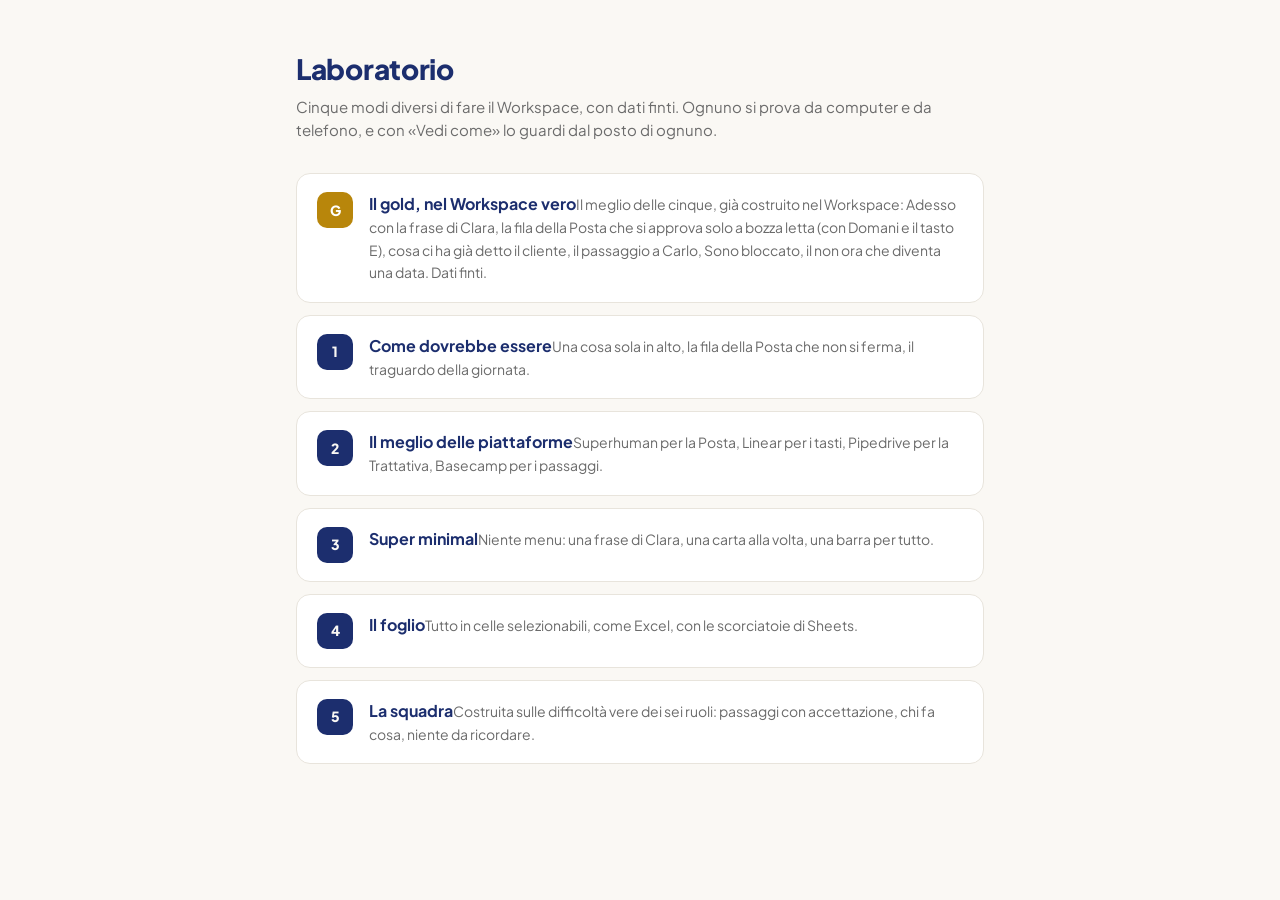
<file: lab/index.html>
<!doctype html>
<html lang="it">
<head>
<meta charset="utf-8">
<meta name="viewport" content="width=device-width, initial-scale=1">
<title>Laboratorio Workspace</title>
<link rel="preconnect" href="https://fonts.googleapis.com">
<link href="https://fonts.googleapis.com/css2?family=Plus+Jakarta+Sans:wght@400;500;600;700;800&display=swap" rel="stylesheet">
<style>
  :root { --fondo:#FAF8F4; --carta:#fff; --bordo:#E8E4DC; --testo:#141414; --tenue:#6B6B6B; --navy:#1C2E6E; --blu:#2979C4; }
  @media (prefers-color-scheme: dark) {
    :root:not([data-theme="light"]) { --fondo:#111318; --carta:#1A1D24; --bordo:#2A2E38; --testo:#F2F2F2; --tenue:#9AA0AA; --navy:#9DB4FF; --blu:#6FB0F0; }
  }
  :root[data-theme="dark"] { --fondo:#111318; --carta:#1A1D24; --bordo:#2A2E38; --testo:#F2F2F2; --tenue:#9AA0AA; --navy:#9DB4FF; --blu:#6FB0F0; }
  * { box-sizing:border-box; }
  body { margin:0; background:var(--fondo); color:var(--testo); font:15px/1.5 'Plus Jakarta Sans', system-ui, sans-serif; }
  main { max-width:720px; margin:0 auto; padding:48px 16px 64px; }
  h1 { font-size:28px; font-weight:800; color:var(--navy); margin:0 0 6px; letter-spacing:-.01em; }
  p.sotto { color:var(--tenue); margin:0 0 32px; }
  a.v { display:flex; gap:16px; align-items:flex-start; background:var(--carta); border:1px solid var(--bordo); border-radius:14px; padding:18px 20px; margin-bottom:12px; text-decoration:none; color:inherit; min-height:44px; transition:border-color .15s ease-out; }
  a.v:hover, a.v:focus-visible { border-color:var(--blu); outline:none; }
  .n { flex:none; width:36px; height:36px; border-radius:10px; background:var(--navy); color:var(--fondo); display:grid; place-items:center; font-weight:800; font-size:14px; }
  .t { font-weight:700; color:var(--navy); font-size:16px; }
  .d { color:var(--tenue); font-size:14px; margin-top:2px; }
  .gold .n { background:#B8860B; color:#fff; }
</style>
</head>
<body>
<main>
  <h1>Laboratorio</h1>
  <p class="sotto">Cinque modi diversi di fare il Workspace, con dati finti. Ognuno si prova da computer e da telefono, e con «Vedi come» lo guardi dal posto di ognuno.</p>
  <a class="v gold" href="gold/?demo#/oggi"><span class="n">G</span><span><span class="t">Il gold, nel Workspace vero</span><span class="d">Il meglio delle cinque, già costruito nel Workspace: Adesso con la frase di Clara, la fila della Posta che si approva solo a bozza letta (con Domani e il tasto E), cosa ci ha già detto il cliente, il passaggio a Carlo, Sono bloccato, il non ora che diventa una data. Dati finti.</span></span></a>
  <a class="v" href="v1-ideale.html"><span class="n">1</span><span><span class="t">Come dovrebbe essere</span><span class="d">Una cosa sola in alto, la fila della Posta che non si ferma, il traguardo della giornata.</span></span></a>
  <a class="v" href="v2-piattaforme.html"><span class="n">2</span><span><span class="t">Il meglio delle piattaforme</span><span class="d">Superhuman per la Posta, Linear per i tasti, Pipedrive per la Trattativa, Basecamp per i passaggi.</span></span></a>
  <a class="v" href="v3-minimal.html"><span class="n">3</span><span><span class="t">Super minimal</span><span class="d">Niente menu: una frase di Clara, una carta alla volta, una barra per tutto.</span></span></a>
  <a class="v" href="v4-foglio.html"><span class="n">4</span><span><span class="t">Il foglio</span><span class="d">Tutto in celle selezionabili, come Excel, con le scorciatoie di Sheets.</span></span></a>
  <a class="v" href="v5-squadra.html"><span class="n">5</span><span><span class="t">La squadra</span><span class="d">Costruita sulle difficoltà vere dei sei ruoli: passaggi con accettazione, chi fa cosa, niente da ricordare.</span></span></a>
</main>
</body>
</html>
</file>
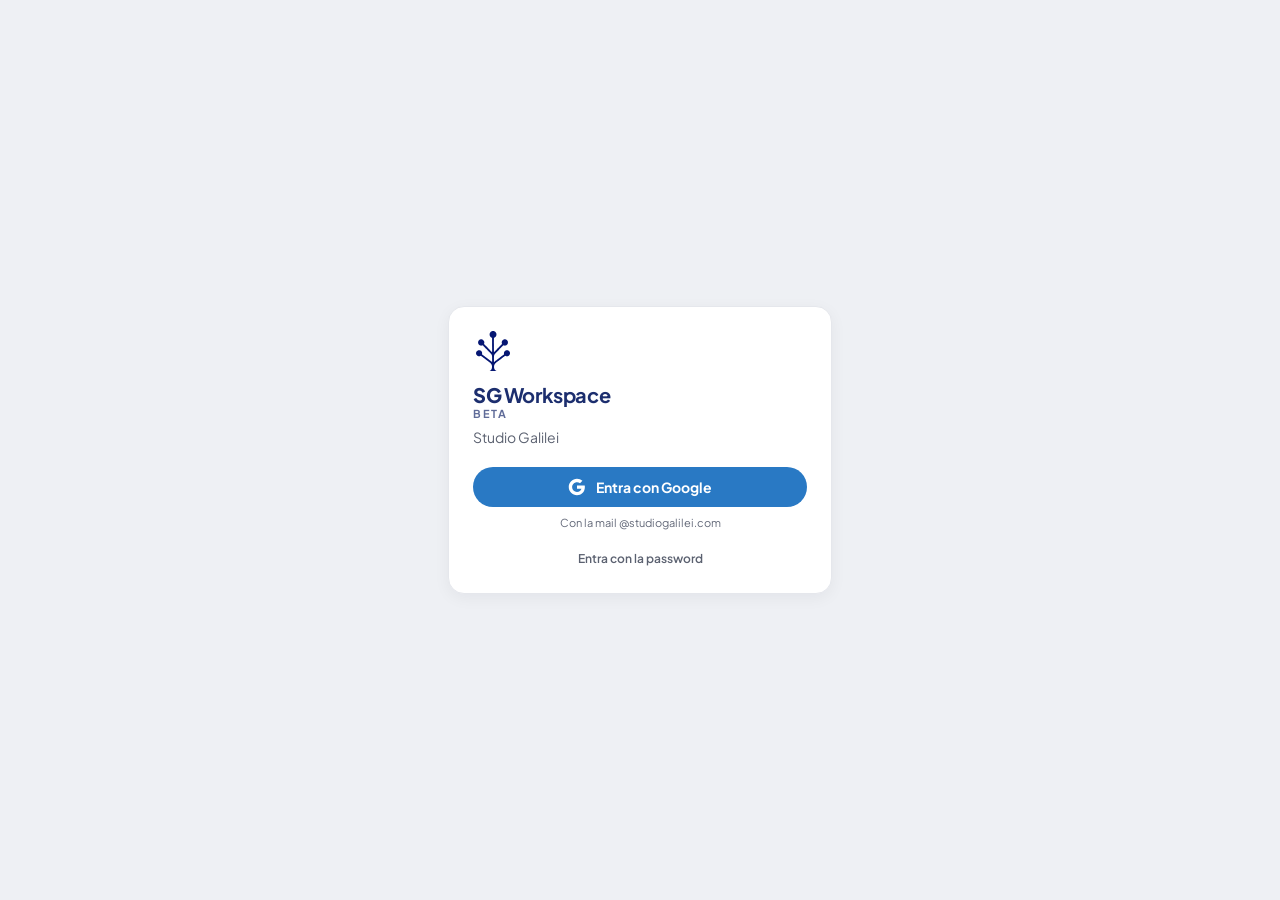
<file: lab/gold/index.html>
<!doctype html>
<html lang="it">
<head>
<meta charset="utf-8">
<meta name="robots" content="noindex">
<title>SG Workspace, laboratorio</title>
<script>location.replace('../vault/' + location.search + location.hash)</script>
</head>
<body>Il laboratorio si e' spostato: <a href="../vault/">vai qui</a>.</body>
</html>
</file>
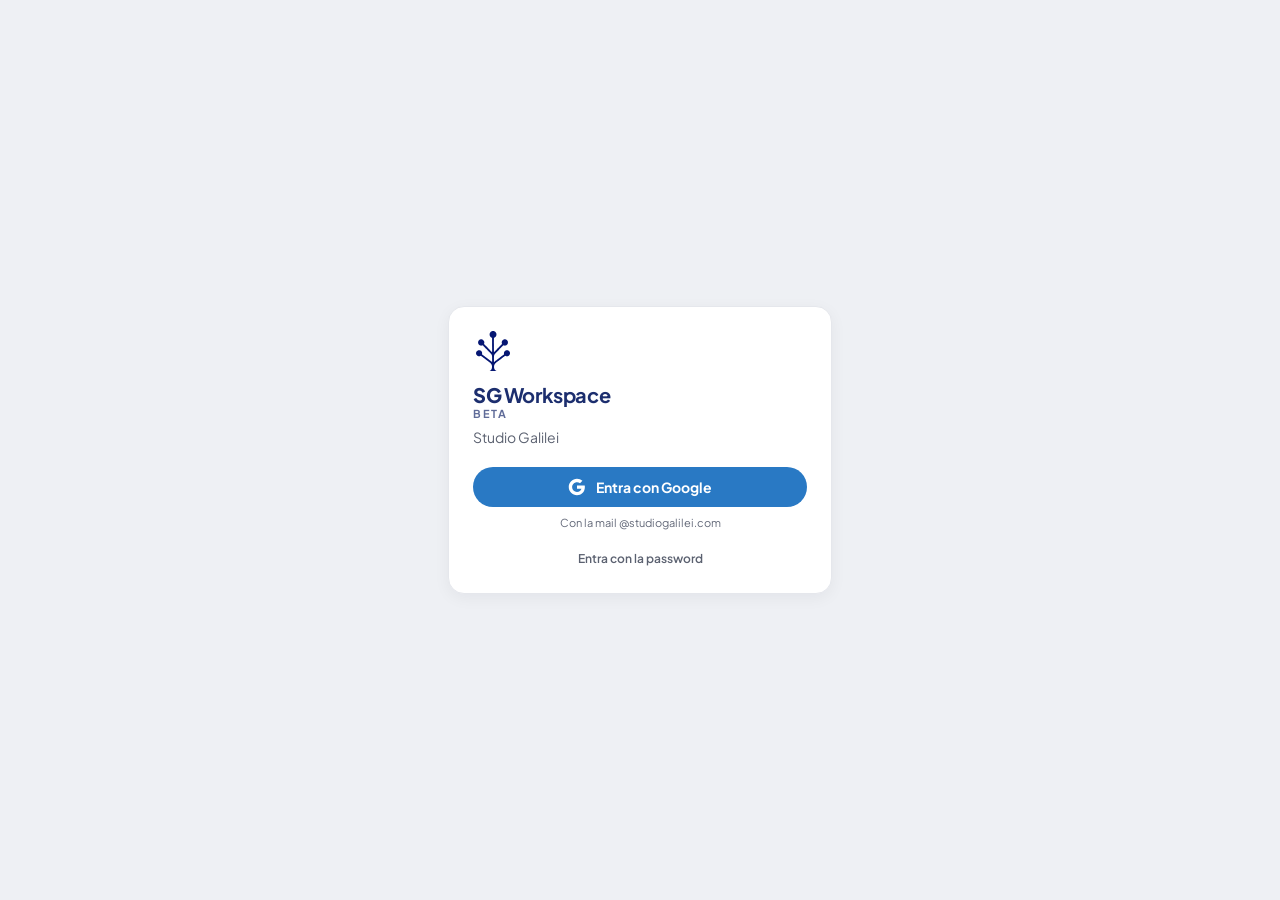
<file: lab/vault/index.html>
<!doctype html>
<html lang="it">
  <head>
    <meta charset="UTF-8" />
    <link rel="icon" type="image/svg+xml" href="./sg-simbolo.svg">
    <meta name="viewport" content="width=device-width, initial-scale=1.0, viewport-fit=cover" />
    <meta name="theme-color" content="#061773" />
    <meta name="apple-mobile-web-app-capable" content="yes" />
    <meta name="apple-mobile-web-app-status-bar-style" content="default" />
    <meta name="apple-mobile-web-app-title" content="SG Workspace" />
    <link rel="apple-touch-icon" href="./icon-192.png" />
    <link rel="preconnect" href="https://fonts.googleapis.com">
    <link rel="preconnect" href="https://fonts.gstatic.com" crossorigin>
    <link href="https://fonts.googleapis.com/css2?family=Plus+Jakarta+Sans:wght@400;500;600;700;800&display=swap" rel="stylesheet">
    <title>SG Workspace</title>
    <!-- l'anteprima del link su WhatsApp, Slack, mail: il logo intero e il
         nome giusto, non l'icona tagliata (Dre, 17/9) -->
    <meta name="description" content="Il posto di lavoro di Studio Galilei: clienti, progetti, task, e Clara che tiene tutto in ordine." />
    <!-- il Workspace e' privato: Google non lo indicizza (Dre, 6/10) -->
    <meta name="robots" content="noindex, nofollow" />
    <meta property="og:type" content="website" />
    <meta property="og:site_name" content="SG Workspace" />
    <meta property="og:title" content="SG Workspace" />
    <meta property="og:description" content="Il posto di lavoro di Studio Galilei: clienti, progetti, task, e Clara che tiene tutto in ordine." />
    <meta property="og:url" content="https://studiogalilei.github.io/clara/" />
    <meta property="og:image" content="https://studiogalilei.github.io/clara/anteprima.png" />
    <meta property="og:image:width" content="1200" />
    <meta property="og:image:height" content="630" />
    <meta name="twitter:card" content="summary_large_image" />
    <meta name="twitter:title" content="SG Workspace" />
    <meta name="twitter:image" content="https://studiogalilei.github.io/clara/anteprima.png" />
    <!-- il primo mezzo secondo, prima che parta l'app: il marchio, non il
         bianco. Sparisce da solo quando React disegna dentro #root -->
    <style>
      /* l'apertura (Dre, 26/9): il fondo del reparto e l'albero bianco, come
         Smartlead. Il colore si ricorda dall'ultimo ingresso, cosi' c'e' subito. */
      #root .avvio { display: flex; min-height: 100dvh; align-items: center; justify-content: center; background: var(--reparto, #061773); }
      #root .avvio img { height: min(40vh, 40vw, 340px); width: auto; }
    </style>
    <script type="module" crossorigin src="./assets/index-CMdH1ROl.js"></script>
    <link rel="modulepreload" crossorigin href="./assets/rolldown-runtime-QTnfLwEv.js">
    <link rel="stylesheet" crossorigin href="./assets/index-DX7F67VJ.css">
  </head>
  <body>
    <div id="root"><div class="avvio"><img src="reparti/albero-bianco.svg" alt="" /></div></div>
    <script>
      // il colore dell'ultimo reparto, prima ancora che parta l'app
      try {
        var C = { direzione: '#061773', marketing: '#D21205', software: '#2F6B33', ai: '#0689FF' }
        var r = C[localStorage.getItem('sg:reparto')] || C.direzione
        document.documentElement.style.setProperty('--reparto', r)
        document.querySelector('meta[name=theme-color]').setAttribute('content', r)
        // l'icona in home e' quella del reparto, subito: iOS la legge al momento del «Aggiungi a Home»
        var n = localStorage.getItem('sg:reparto') || 'direzione'
        document.querySelectorAll('link[rel=apple-touch-icon]').forEach(function (l) { l.setAttribute('href', 'reparti/icona-' + n + '-192.png') })
      } catch (e) {}
    </script>
  </body>
</html>
</file>
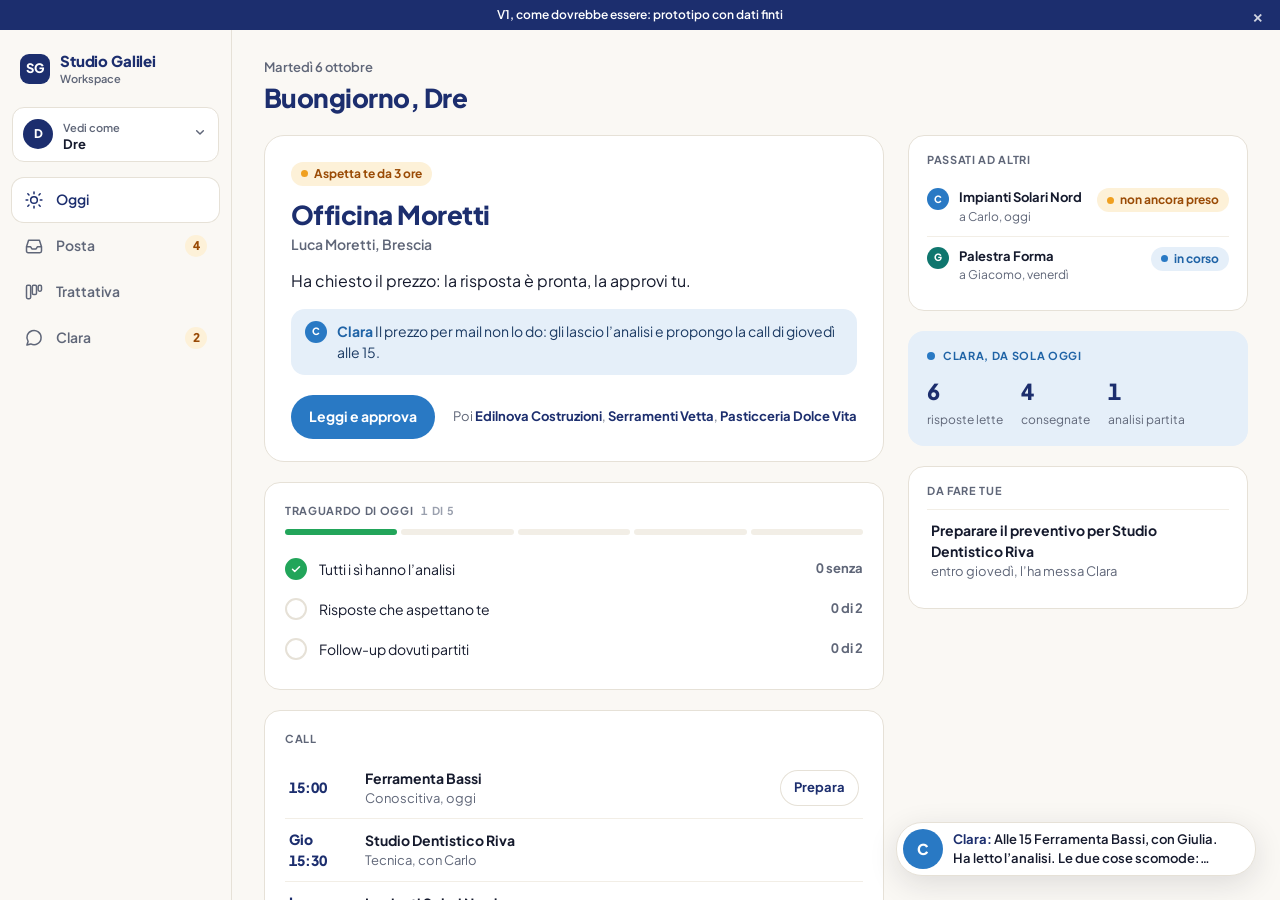
<file: lab/v1-ideale.html>
<!doctype html>
<html lang="it">
<head>
<meta charset="utf-8">
<meta name="viewport" content="width=device-width, initial-scale=1, viewport-fit=cover">
<link rel="icon" href="data:,">
<title>V1, come dovrebbe essere: Workspace Studio Galilei</title>
<link rel="preconnect" href="https://fonts.googleapis.com">
<link rel="preconnect" href="https://fonts.gstatic.com" crossorigin>
<link href="https://fonts.googleapis.com/css2?family=Plus+Jakarta+Sans:wght@400;500;600;700;800&display=swap" rel="stylesheet">
<style>
:root{
  --navy:#1C2E6E; --blu:#2979C4; --blu-scuro:#1F63A6; --avorio:#FAF8F4;
  --ink:#151A2D; --tenue:#5F6678; --spento:#9AA0AE; --bordo:#E6E1D7; --velo:#F2EEE6; --bianco:#fff;
  --ambra:#9A4B06; --ambra-bg:#FDF1D8; --ambra-dot:#F0A020;
  --corre:#1F63A6; --corre-bg:#E5EFF9; --corre-dot:#2979C4;
  --verde:#166534; --verde-bg:#DFF5E6; --verde-dot:#22A55A;
  --rosso:#B42318; --rosso-bg:#FDE4E1; --rosso-dot:#E5483B;
  --r:16px; --ease:cubic-bezier(.2,.8,.2,1);
  --safe:env(safe-area-inset-bottom,0px);
}
*{box-sizing:border-box}
html,body{margin:0;height:100%}
body{background:var(--avorio);color:var(--ink);font-family:'Plus Jakarta Sans',system-ui,-apple-system,sans-serif;font-size:14px;line-height:1.5;-webkit-font-smoothing:antialiased;display:flex;flex-direction:column;height:100dvh;overflow:hidden}
button{font:inherit;color:inherit;background:none;border:0;padding:0;cursor:pointer}
textarea,input,select{font:inherit;color:inherit}
:focus-visible{outline:2px solid var(--blu);outline-offset:2px;border-radius:8px}
.tab{font-variant-numeric:tabular-nums}

/* striscia del laboratorio */
#striscia{flex-shrink:0;display:flex;align-items:center;justify-content:center;height:30px;background:var(--navy);color:#fff;font-size:12px;font-weight:600;position:relative;padding:0 44px}
#striscia span{white-space:nowrap;overflow:hidden;text-overflow:ellipsis}
#striscia button{position:absolute;right:0;top:50%;transform:translateY(-50%);z-index:5;width:44px;height:44px;color:#fff;opacity:.8;font-size:18px;line-height:1}
#striscia button:hover{opacity:1}

/* telaio */
#top{display:none}
.telaio{flex:1;min-height:0;display:flex}
#rail{width:232px;flex-shrink:0;border-right:1px solid var(--bordo);padding:18px 12px 16px;display:flex;flex-direction:column;gap:2px;background:var(--avorio)}
#main{flex:1;min-width:0;min-height:0;display:flex;flex-direction:column;position:relative}
#pollice,#tabbar{display:none}

.marchio{display:flex;align-items:center;gap:10px;padding:2px 8px 18px}
.marchio b{font-size:15px;font-weight:800;color:var(--navy);letter-spacing:-.01em}
.marchio small{display:block;font-size:11px;color:var(--tenue);font-weight:600;margin-top:-2px}
.logo{width:30px;height:30px;border-radius:9px;background:var(--navy);display:grid;place-items:center;color:#fff;font-weight:800;font-size:13px}

.come{position:relative;display:flex;align-items:center;gap:10px;margin:0 0 14px;padding:8px 10px;border:1px solid var(--bordo);border-radius:12px;background:#fff;min-height:44px}
.come:hover{border-color:#D3CCBE}
.come select{position:absolute;inset:0;opacity:0;cursor:pointer;width:100%}
.come .et{font-size:11px;color:var(--tenue);font-weight:600;line-height:1.1}
.come .nm{font-size:13px;font-weight:700;color:var(--ink);line-height:1.2}
.come .fr{margin-left:auto;color:var(--tenue)}

.voce{display:flex;align-items:center;gap:12px;height:44px;padding:0 12px;border-radius:12px;color:var(--tenue);font-weight:600;font-size:14px;text-align:left;width:100%;transition:background-color .15s var(--ease),color .15s var(--ease)}
.voce svg{width:20px;height:20px;flex-shrink:0}
.voce:hover{background:var(--velo);color:var(--ink)}
.voce.on{background:#fff;color:var(--navy);box-shadow:0 0 0 1px var(--bordo)}
.voce .num{margin-left:auto;min-width:22px;height:22px;padding:0 7px;border-radius:11px;background:var(--ambra-bg);color:var(--ambra);font-size:12px;font-weight:800;display:grid;place-items:center}
.rail-piede{margin-top:auto;padding:12px 10px 0;font-size:12px;color:var(--tenue);border-top:1px solid var(--bordo)}

/* avatar */
.av{width:30px;height:30px;border-radius:50%;display:inline-grid;place-items:center;color:#fff;font-weight:800;font-size:12px;flex-shrink:0}
.av.s{width:22px;height:22px;font-size:10px}
.av.clara{background:var(--blu)}

/* pagina */
.pagina{flex:1;min-height:0;overflow-y:auto;overscroll-behavior:contain}
.dentro{max-width:1120px;margin:0 auto;padding:28px 32px 48px}
.testa{display:flex;align-items:flex-end;gap:16px;margin-bottom:22px}
.testa h1{margin:0;font-size:26px;line-height:1.2;font-weight:800;color:var(--navy);letter-spacing:-.02em}
.testa .data{font-size:13px;color:var(--tenue);font-weight:600;margin-bottom:4px}
.griglia{display:grid;grid-template-columns:minmax(0,1fr) 340px;gap:24px;align-items:start}
.col{display:flex;flex-direction:column;gap:20px;min-width:0}

.carta{background:#fff;border:1px solid var(--bordo);border-radius:var(--r)}
.carta.pad{padding:20px}
.et-sez{font-size:11px;font-weight:700;letter-spacing:.06em;text-transform:uppercase;color:var(--tenue);margin:0 0 10px;display:flex;align-items:center;gap:8px}
.et-sez .tab{color:var(--spento)}

/* pillole di stato: colore + parola, sempre */
.pill{display:inline-flex;align-items:center;gap:6px;height:24px;padding:0 10px;border-radius:12px;font-size:12px;font-weight:700;white-space:nowrap}
.pill::before{content:"";width:7px;height:7px;border-radius:50%;background:currentColor}
.pill.ambra{background:var(--ambra-bg);color:var(--ambra)}
.pill.ambra::before{background:var(--ambra-dot)}
.pill.blu{background:var(--corre-bg);color:var(--corre)}
.pill.blu::before{background:var(--corre-dot)}
.pill.verde{background:var(--verde-bg);color:var(--verde)}
.pill.verde::before{background:var(--verde-dot)}
.pill.rosso{background:var(--rosso-bg);color:var(--rosso)}
.pill.rosso::before{background:var(--rosso-dot)}
.pill.neutro{background:var(--velo);color:var(--tenue)}
.dot{width:8px;height:8px;border-radius:50%;flex-shrink:0;display:inline-block}
.dot.ambra{background:var(--ambra-dot)} .dot.blu{background:var(--corre-dot)} .dot.verde{background:var(--verde-dot)} .dot.rosso{background:var(--rosso-dot)} .dot.neutro{background:var(--spento)}

/* bottoni */
.btn{display:inline-flex;align-items:center;justify-content:center;gap:8px;min-height:44px;padding:0 18px;border-radius:22px;font-weight:700;font-size:14px;white-space:nowrap;transition:background-color .15s var(--ease),border-color .15s var(--ease),transform .1s var(--ease)}
.btn:active{transform:scale(.98)}
.btn.p{background:var(--blu);color:#fff}
.btn.p:hover{background:var(--blu-scuro)}
.btn.s{background:#fff;color:var(--navy);box-shadow:inset 0 0 0 1px var(--bordo)}
.btn.s:hover{box-shadow:inset 0 0 0 1px #CFC7B7;background:#FDFCFA}
.btn.g{color:var(--tenue)}
.btn.g:hover{background:var(--velo);color:var(--ink)}
.btn.pic{min-height:36px;padding:0 14px;font-size:13px}
.btn kbd{font:inherit;font-size:11px;font-weight:700;opacity:.75;padding:1px 6px;border-radius:6px;background:rgba(255,255,255,.18)}
.link{color:var(--blu);font-weight:700}
.link:hover{color:var(--navy)}

/* home: la cosa di adesso */
.adesso{padding:26px 26px 22px;border-radius:20px;background:#fff;border:1px solid var(--bordo);position:relative}
.adesso .riga1{display:flex;align-items:center;gap:10px;margin-bottom:14px}
.adesso h2{margin:0;font-size:26px;line-height:1.15;font-weight:800;color:var(--navy);letter-spacing:-.02em}
.adesso .chi{color:var(--tenue);font-size:14px;font-weight:600;margin-top:4px}
.adesso .cosa{font-size:16px;margin:14px 0 0;color:var(--ink)}
.voceclara{display:flex;gap:10px;align-items:flex-start;margin-top:16px;padding:12px 14px;border-radius:14px;background:var(--corre-bg)}
.voceclara p{margin:0;font-size:14px;color:#1B3A63}
.voceclara b{color:var(--corre)}
.adesso .azioni{display:flex;align-items:center;gap:10px;margin-top:20px;flex-wrap:wrap}
.adesso .poi{margin-left:auto;font-size:13px;color:var(--tenue)}
.adesso .poi button{color:var(--navy);font-weight:700;min-height:32px}
.adesso .poi button:hover{text-decoration:underline}

/* traguardo */
.barra{display:flex;gap:4px;margin:4px 0 14px}
.barra i{flex:1;height:6px;border-radius:3px;background:var(--velo)}
.barra i.ok{background:var(--verde-dot)}
.trag{display:flex;align-items:center;gap:12px;min-height:40px;font-size:14px}
.spunta{width:22px;height:22px;border-radius:50%;flex-shrink:0;display:grid;place-items:center;border:2px solid var(--bordo)}
.spunta.ok{background:var(--verde-dot);border-color:var(--verde-dot);color:#fff}
.spunta svg{width:12px;height:12px}
.trag .q{margin-left:auto;color:var(--tenue);font-weight:700;font-size:13px}

/* righe */
.righe{display:flex;flex-direction:column}
.riga{display:flex;align-items:center;gap:12px;min-height:56px;padding:10px 4px;border-top:1px solid var(--velo);text-align:left;width:100%}
.riga:first-child{border-top:0}
.riga .ora{width:64px;flex-shrink:0;font-weight:800;color:var(--navy);font-size:14px}
.riga .corpo{flex:1;min-width:0}
.riga .t1{font-weight:700;color:var(--ink);font-size:14px;white-space:nowrap;overflow:hidden;text-overflow:ellipsis}
.riga .t2{font-size:13px;color:var(--tenue);white-space:nowrap;overflow:hidden;text-overflow:ellipsis}
button.riga:hover{background:#FCFBF8}
.vuoto{font-size:14px;color:var(--tenue);padding:6px 0}

.lato .carta.pad{padding:16px 18px}
.passaggio{display:flex;gap:10px;align-items:flex-start;padding:10px 0;border-top:1px solid var(--velo)}
.passaggio:first-of-type{border-top:0}
.passaggio .t1{font-weight:700;font-size:13px}
.passaggio .t2{font-size:12px;color:var(--tenue)}
.corre{background:var(--corre-bg);border-color:transparent}
.corre .num3{display:flex;gap:18px;margin-top:6px}
.corre .num3 b{display:block;font-size:22px;font-weight:800;color:var(--navy)}
.corre .num3 span{font-size:12px;color:var(--tenue)}

/* posta */
.posta{flex:1;min-height:0;display:grid;grid-template-columns:360px minmax(0,1fr)}
.elenco{border-right:1px solid var(--bordo);overflow-y:auto;background:var(--avorio)}
.elenco .testa{padding:24px 20px 4px;margin:0}
.gruppo{padding:16px 12px 4px}
.gruppo .et-sez{padding:0 8px}
.conv{display:flex;align-items:flex-start;gap:12px;width:100%;text-align:left;padding:12px;border-radius:14px;min-height:64px}
.conv:hover{background:var(--velo)}
.conv.on{background:#fff;box-shadow:0 0 0 1px var(--bordo)}
.conv .dot{margin-top:7px}
.conv .c{flex:1;min-width:0}
.conv .r1{display:flex;align-items:baseline;gap:8px}
.conv .n{font-weight:700;font-size:14px;color:var(--ink);flex:1;min-width:0;white-space:nowrap;overflow:hidden;text-overflow:ellipsis}
.conv .q{font-size:12px;color:var(--tenue);font-weight:600;white-space:nowrap}
.conv .p{font-size:13px;color:var(--tenue);display:-webkit-box;-webkit-line-clamp:2;-webkit-box-orient:vertical;overflow:hidden}
.conv.fatta .n{color:var(--tenue);font-weight:600}

.filo{min-height:0;display:flex;flex-direction:column;background:#fff}
.filo-testa{display:flex;align-items:center;gap:12px;padding:14px 20px;border-bottom:1px solid var(--velo);min-height:72px}
.filo-testa .indietro{display:none}
.filo-testa h2{margin:0;font-size:17px;font-weight:800;color:var(--navy);white-space:nowrap;overflow:hidden;text-overflow:ellipsis}
.filo-testa .sub{font-size:12px;color:var(--tenue);font-weight:600;white-space:nowrap;overflow:hidden;text-overflow:ellipsis}
.filo-testa .dx{margin-left:auto;display:flex;align-items:center;gap:8px;flex-shrink:0}
.contatore{font-size:12px;color:var(--tenue);font-weight:700}
.bolle{flex:1;min-height:0;overflow-y:auto;padding:24px 28px;display:flex;flex-direction:column;gap:10px;background:linear-gradient(var(--avorio),var(--avorio))}
.bolla{max-width:min(560px,85%);padding:12px 15px;border-radius:18px;font-size:14px;line-height:1.55;white-space:pre-wrap;word-wrap:break-word}
.bolla .q{display:block;font-size:11px;margin-top:6px;opacity:.7;text-align:right;font-weight:600}
.bolla.loro{align-self:flex-start;background:#fff;border:1px solid var(--bordo);border-bottom-left-radius:6px}
.bolla.noi{align-self:flex-end;background:var(--navy);color:#fff;border-bottom-right-radius:6px}
.bolla.all{display:flex;align-items:center;gap:10px;white-space:normal}
.bolla.all .doc{width:34px;height:40px;border-radius:6px;background:rgba(255,255,255,.14);display:grid;place-items:center;font-size:10px;font-weight:800}
.sistema{align-self:center;font-size:12px;color:var(--tenue);font-weight:600;padding:4px 12px;border-radius:12px;background:var(--velo)}
.bozza{align-self:flex-end;max-width:min(600px,92%);width:100%;border:1.5px dashed #8DB5DD;background:#F2F7FC;border-radius:18px;border-bottom-right-radius:6px;padding:12px 15px}
.bozza .lab{display:flex;align-items:center;gap:8px;font-size:12px;font-weight:700;color:var(--corre);margin-bottom:8px}
.bozza .txt{white-space:pre-wrap;font-size:14px;line-height:1.6;color:var(--ink)}
.bozza textarea{width:100%;min-height:220px;border:1px solid #BCD3EA;border-radius:12px;padding:10px 12px;background:#fff;line-height:1.6;resize:vertical}
.bozza textarea:focus{outline:none;border-color:var(--blu);box-shadow:0 0 0 3px rgba(41,121,196,.15)}
.partita{align-self:flex-end;font-size:12px;font-weight:700;color:var(--corre);display:flex;align-items:center;gap:6px}
.telchip{display:inline-flex;align-items:center;gap:8px;margin-top:8px;min-height:40px;padding:0 14px;border-radius:20px;background:var(--velo);color:var(--navy);font-weight:700;font-size:13px;text-decoration:none}
.filo-piede{border-top:1px solid var(--velo);padding:12px 20px calc(12px + var(--safe));display:flex;align-items:center;gap:8px;background:#fff}
.filo-piede .dopo{font-size:12px;color:var(--tenue);font-weight:600;margin-right:auto;white-space:nowrap;overflow:hidden;text-overflow:ellipsis;min-width:0}
.filo-piede .dopo b{color:var(--ink)}
.fine{flex:1;display:flex;flex-direction:column;align-items:center;justify-content:center;text-align:center;padding:40px 24px;gap:6px}
.fine .cerchio{width:64px;height:64px;border-radius:50%;background:var(--verde-bg);color:var(--verde);display:grid;place-items:center;margin-bottom:10px}
.fine .cerchio svg{width:30px;height:30px}
.fine h2{margin:0;font-size:22px;font-weight:800;color:var(--navy)}
.fine p{margin:0;color:var(--tenue);max-width:380px}
.prossima{margin-top:22px;display:flex;align-items:center;gap:14px;padding:14px 16px;border-radius:16px;border:1px solid var(--bordo);background:#fff;text-align:left;max-width:440px;width:100%}
.prossima:hover{border-color:var(--blu)}

/* trattativa */
.colonne{display:grid;grid-template-columns:repeat(3,minmax(0,1fr));gap:16px;align-items:start}
.colonna{background:var(--velo);border-radius:18px;padding:12px}
.colonna h3{margin:2px 6px 10px;font-size:13px;font-weight:800;color:var(--navy);display:flex;gap:8px;align-items:baseline}
.colonna h3 .tab{color:var(--tenue)}
.scheda-c{background:#fff;border:1px solid var(--bordo);border-radius:14px;padding:14px;margin-bottom:10px;transition:box-shadow .15s var(--ease)}
.scheda-c:hover{box-shadow:0 2px 10px rgba(28,46,110,.07)}
.scheda-c .apri{display:block;width:100%;text-align:left}
.scheda-c .n{font-size:15px;font-weight:800;color:var(--navy)}
.scheda-c .m{font-size:12px;color:var(--tenue);margin-top:1px}
.scheda-c .st{display:flex;align-items:center;gap:8px;font-size:13px;margin-top:10px;color:var(--ink)}
.scheda-c .pie{display:flex;align-items:center;gap:8px;margin-top:12px}
.scheda-c .val{margin-left:auto;font-size:12px;color:var(--tenue);font-weight:700}
.segm{display:none}
.passati{margin-top:24px}
.passati .fila{display:flex;flex-wrap:wrap;gap:10px}
.mini{display:flex;align-items:center;gap:10px;padding:10px 14px;border-radius:14px;background:#fff;border:1px solid var(--bordo);min-height:52px;text-align:left}
.mini .t1{font-weight:700;font-size:13px}
.mini .t2{font-size:12px;color:var(--tenue)}

/* strato: scheda e fogli */
#strato{position:fixed;inset:0;z-index:50;display:none}
#strato.on{display:block}
.velo-scuro{position:absolute;inset:0;background:rgba(21,26,45,.28);animation:sfuma .18s var(--ease)}
.cassetto{position:absolute;top:0;right:0;bottom:0;width:min(560px,100%);background:var(--avorio);display:flex;flex-direction:column;box-shadow:-10px 0 40px rgba(21,26,45,.12);animation:entra .22s var(--ease)}
.cassetto-testa{display:flex;align-items:center;gap:10px;padding:14px 16px 10px 24px}
.cassetto-corpo{flex:1;min-height:0;overflow-y:auto;padding:4px 24px 24px}
.cassetto-piede{border-top:1px solid var(--bordo);background:#fff;padding:12px 20px calc(12px + var(--safe));display:flex;gap:8px;align-items:center;justify-content:flex-end}
.x{width:44px;height:44px;border-radius:22px;display:grid;place-items:center;color:var(--tenue)}
.x:hover{background:var(--velo);color:var(--ink)}
.sch h2{margin:0;font-size:26px;font-weight:800;color:var(--navy);letter-spacing:-.02em;line-height:1.15}
.sch .meta{color:var(--tenue);font-weight:600;margin:4px 0 12px}
.blocco{margin-top:22px}
.dove{font-size:17px;line-height:1.55;margin:0;color:var(--ink)}
.allegato{display:flex;align-items:center;gap:12px;padding:12px 14px;border-radius:14px;background:#fff;border:1px solid var(--bordo)}
.allegato .doc{width:36px;height:44px;border-radius:7px;background:var(--rosso-bg);color:var(--rosso);display:grid;place-items:center;font-size:10px;font-weight:800}
.numeri{display:grid;grid-template-columns:repeat(3,minmax(0,1fr));gap:10px}
.numeri div{background:#fff;border:1px solid var(--bordo);border-radius:14px;padding:12px 14px}
.numeri b{display:block;font-size:20px;font-weight:800;color:var(--navy);line-height:1.2}
.numeri span{font-size:12px;color:var(--tenue)}
.scomoda{display:flex;gap:12px;align-items:flex-start;padding:12px 14px;border-radius:14px;background:var(--ambra-bg);color:#5E3305;margin-bottom:8px;font-size:15px;font-weight:600}
.scomoda i{font-style:normal;width:24px;height:24px;border-radius:12px;background:#fff;color:var(--ambra);display:grid;place-items:center;font-size:12px;font-weight:800;flex-shrink:0}
.appunti{width:100%;min-height:110px;border:1px solid var(--bordo);border-radius:14px;padding:12px 14px;background:#fff;resize:vertical;line-height:1.55}
.appunti:focus{outline:none;border-color:var(--blu);box-shadow:0 0 0 3px rgba(41,121,196,.15)}
.foglio{position:absolute;left:50%;top:50%;transform:translate(-50%,-50%);width:min(520px,calc(100% - 32px));max-height:calc(100% - 64px);overflow-y:auto;background:#fff;border-radius:22px;padding:24px;box-shadow:0 20px 60px rgba(21,26,45,.22);animation:sale .2s var(--ease)}
.foglio h3{margin:0;font-size:20px;font-weight:800;color:var(--navy)}
.foglio h3.et-sez{font-size:11px;color:var(--tenue);font-weight:700}
.foglio .sub{color:var(--tenue);margin:4px 0 16px}
.pacco{border:1px solid var(--bordo);border-radius:14px;padding:14px 16px;background:var(--avorio);font-size:14px}
.pacco p{margin:0 0 8px}
.pacco p:last-child{margin:0}
.pacco b{color:var(--navy)}
.chips{display:flex;gap:8px;flex-wrap:wrap}
.chip{min-height:40px;padding:0 14px;border-radius:20px;box-shadow:inset 0 0 0 1px var(--bordo);font-weight:600;font-size:13px;background:#fff}
.chip.on{background:var(--navy);color:#fff;box-shadow:none}
.campo{width:100%;min-height:44px;border:1px solid var(--bordo);border-radius:12px;padding:10px 12px;background:#fff}
.campo:focus{outline:none;border-color:var(--blu);box-shadow:0 0 0 3px rgba(41,121,196,.15)}
.foglio .azioni{display:flex;gap:8px;justify-content:flex-end;margin-top:20px}
.scelta{display:flex;align-items:center;gap:14px;width:100%;text-align:left;padding:14px 16px;border-radius:16px;border:1px solid var(--bordo);margin-bottom:10px;min-height:64px;background:#fff}
.scelta:hover{border-color:var(--blu);background:#F7FAFD}
.scelta .t1{font-weight:800;color:var(--navy)}
.scelta .t2{font-size:13px;color:var(--tenue)}
.scelta.prima{border-color:var(--blu);box-shadow:0 0 0 1px var(--blu)}

/* clara */
.vclara{flex:1;min-height:0;display:flex;flex-direction:column;background:#EFEAE0}
.clara-testa{display:flex;align-items:center;gap:12px;padding:12px 20px;background:#fff;border-bottom:1px solid var(--bordo);min-height:64px}
.clara-testa .av{width:40px;height:40px;font-size:15px}
.clara-testa b{font-size:16px;color:var(--navy);font-weight:800;display:block}
.clara-testa .stato{font-size:12px;color:var(--verde);font-weight:600}
.chat{flex:1;min-height:0;overflow-y:auto;padding:20px 16px}
.chat-in{max-width:760px;margin:0 auto;display:flex;flex-direction:column;gap:8px}
.giorno{align-self:center;font-size:12px;font-weight:700;color:var(--tenue);background:rgba(255,255,255,.7);padding:4px 12px;border-radius:10px;margin:8px 0}
.msg{max-width:min(520px,86%);padding:10px 14px 8px;border-radius:18px;font-size:15px;line-height:1.5;background:#fff;align-self:flex-start;border-top-left-radius:6px;box-shadow:0 1px 1px rgba(21,26,45,.06);animation:sale .2s var(--ease)}
.msg.io{align-self:flex-end;background:#DCE9F7;border-top-left-radius:18px;border-top-right-radius:6px}
.msg .ora{display:block;text-align:right;font-size:11px;color:var(--spento);margin-top:2px;font-weight:600}
.msg .mail{margin:8px 0 4px;padding:10px 12px;border-left:3px solid var(--blu);background:#F4F8FC;border-radius:8px;font-size:13px;white-space:pre-wrap;color:var(--ink);line-height:1.55}
.msg .mail .a{display:block;font-size:11px;font-weight:700;color:var(--corre);margin-bottom:4px;white-space:normal}
.msg .bott{display:flex;flex-wrap:wrap;gap:6px;margin:10px 0 2px}
.msg .bott .btn{min-height:40px;padding:0 14px;font-size:13px}
.msg .fatto{display:flex;align-items:center;gap:6px;margin-top:8px;font-size:13px;font-weight:700;color:var(--verde)}
.msg.zitta{background:transparent;box-shadow:none;align-self:center;font-size:13px;color:var(--tenue);text-align:center;padding:2px 12px}
.msg.zitta button{color:var(--corre);font-weight:700}
.scrive{align-self:flex-start;background:#fff;border-radius:18px;padding:12px 16px;display:flex;gap:4px}
.scrive i{width:7px;height:7px;border-radius:50%;background:var(--spento);animation:pulsa 1s infinite}
.scrive i:nth-child(2){animation-delay:.15s}.scrive i:nth-child(3){animation-delay:.3s}
.suggerimenti{display:flex;gap:8px;padding:10px 16px 0;max-width:792px;margin:0 auto;width:100%;flex-wrap:wrap}
.suggerimenti .chip{background:#fff;box-shadow:none;border:1px solid var(--bordo)}
.scrivi{display:flex;gap:8px;align-items:flex-end;padding:10px 16px calc(12px + var(--safe));max-width:792px;margin:0 auto;width:100%}
.scrivi textarea{flex:1;min-height:46px;max-height:140px;border:0;border-radius:23px;padding:12px 18px;background:#fff;resize:none;line-height:1.4;box-shadow:0 1px 1px rgba(21,26,45,.06)}
.scrivi textarea:focus{outline:none;box-shadow:0 0 0 2px var(--blu)}
.manda{width:46px;height:46px;border-radius:23px;background:var(--blu);color:#fff;display:grid;place-items:center;flex-shrink:0}
.manda svg{width:20px;height:20px}

/* pallina di clara */
#pallina{position:fixed;right:24px;bottom:24px;z-index:40;display:flex;align-items:center;gap:10px;min-height:52px;padding:6px 18px 6px 6px;border-radius:26px;background:#fff;border:1px solid var(--bordo);box-shadow:0 8px 30px rgba(21,26,45,.12);max-width:360px;text-align:left}
.pagina .dentro{padding-bottom:120px}
#pallina[hidden]{display:none}
#pallina .av{width:40px;height:40px;font-size:15px}
#pallina .t{font-size:13px;font-weight:600;color:var(--ink);overflow:hidden;display:-webkit-box;-webkit-line-clamp:2;-webkit-box-orient:vertical}
#pallina .t b{color:var(--navy)}
#pallina.zitto{padding-right:6px}

/* tabelle di giacomo */
.soldi{display:grid;grid-template-columns:repeat(4,minmax(0,1fr));gap:12px;margin-bottom:20px}
.soldi div{background:#fff;border:1px solid var(--bordo);border-radius:14px;padding:14px 16px}
.soldi b{display:block;font-size:22px;font-weight:800;color:var(--navy)}
.soldi span{font-size:12px;color:var(--tenue);font-weight:600}
table.densa{width:100%;border-collapse:collapse;font-size:13px}
.densa th{text-align:left;font-size:11px;font-weight:700;letter-spacing:.05em;text-transform:uppercase;color:var(--tenue);padding:10px 12px;border-bottom:1px solid var(--bordo);white-space:nowrap}
.densa th button{display:inline-flex;gap:4px;align-items:center;min-height:28px;text-transform:inherit;letter-spacing:inherit;font-weight:inherit}
.densa th button:hover{color:var(--navy)}
.densa td{padding:0 12px;height:46px;border-bottom:1px solid var(--velo);vertical-align:middle}
.densa tr:last-child td{border-bottom:0}
.densa tbody tr:hover{background:#FCFBF8;cursor:pointer}
.densa .n{font-weight:700;color:var(--ink)}
.densa .m{font-size:12px;color:var(--tenue)}
.densa td.num{text-align:right;font-weight:700}
.densa th.num{text-align:right}
.chi{display:inline-flex;align-items:center;gap:6px;font-weight:600}

/* lorenzo */
.quattro{display:grid;grid-template-columns:repeat(5,minmax(0,1fr));gap:12px}
.quattro div{background:#fff;border:1px solid var(--bordo);border-radius:16px;padding:16px}
.quattro b{display:block;font-size:30px;font-weight:800;color:var(--navy);line-height:1.1}
.quattro span{font-size:13px;color:var(--tenue);font-weight:600}
.quattro .ok b{color:var(--verde)}
.quattro .att b{color:var(--ambra)}

/* toast */
#toast{position:fixed;left:256px;bottom:24px;transform:translateY(20px);z-index:80;opacity:0;pointer-events:none;display:flex;align-items:center;gap:14px;background:var(--ink);color:#fff;padding:10px 10px 10px 18px;border-radius:16px;font-size:14px;font-weight:600;max-width:calc(100% - 32px);width:max-content;box-shadow:0 10px 30px rgba(21,26,45,.25);transition:opacity .2s var(--ease),transform .2s var(--ease)}
#toast.on{opacity:1;transform:none;pointer-events:auto}
#toast button{color:#9CC6F0;font-weight:800;min-height:36px;padding:0 10px;border-radius:10px;white-space:nowrap}
#toast button:hover{background:rgba(255,255,255,.08)}

@keyframes entra{from{transform:translateX(24px);opacity:0}to{transform:none;opacity:1}}
@keyframes sale{from{transform:translate(-50%,calc(-50% + 12px));opacity:0}to{transform:translate(-50%,-50%);opacity:1}}
.msg{animation-name:salemsg}
@keyframes salemsg{from{transform:translateY(6px);opacity:0}to{transform:none;opacity:1}}
@keyframes sfuma{from{opacity:0}to{opacity:1}}
@keyframes pulsa{0%,100%{opacity:.3}50%{opacity:1}}
@media (prefers-reduced-motion:reduce){*{animation:none!important;transition:none!important}}

/* ---------- telefono ---------- */
@media (max-width:899px){
  body{font-size:15px}
  #rail{display:none}
  #pallina{display:none}
  #top{display:flex;flex-shrink:0;align-items:center;gap:10px;height:56px;padding:0 12px 0 16px;background:var(--avorio);border-bottom:1px solid var(--bordo)}
  #top .titolo{font-size:18px;font-weight:800;color:var(--navy);flex:1;min-width:0;white-space:nowrap;overflow:hidden;text-overflow:ellipsis}
  #top .come{margin:0;padding:6px 10px 6px 6px;border-radius:22px;min-height:44px}
  #top .come .et{display:none}
  #tabbar{display:grid;flex-shrink:0;grid-auto-flow:column;grid-auto-columns:1fr;background:rgba(255,255,255,.96);border-top:1px solid var(--bordo);padding:4px 4px var(--safe)}
  #tabbar button{display:flex;flex-direction:column;align-items:center;justify-content:center;gap:2px;min-height:56px;font-size:11px;font-weight:700;color:var(--tenue);position:relative}
  #tabbar button svg{width:24px;height:24px}
  #tabbar button.on{color:var(--navy)}
  #tabbar .num{position:absolute;top:4px;left:calc(50% + 6px);min-width:18px;height:18px;padding:0 5px;border-radius:9px;background:var(--ambra-dot);color:#fff;font-size:11px;font-weight:800;display:grid;place-items:center}
  #pollice{display:block;flex-shrink:0;padding:10px 16px 10px;background:linear-gradient(rgba(250,248,244,0),var(--avorio) 30%)}
  #pollice:empty{display:none}
  #pollice .btn{width:100%;min-height:52px;font-size:16px}
  #pollice .sopra{font-size:12px;color:var(--tenue);font-weight:600;text-align:center;margin-bottom:6px}
  body.immerso #tabbar,body.immerso #top{display:none}
  .dentro{padding:18px 16px 28px}
  .testa{margin-bottom:14px}
  .testa h1{font-size:24px}
  .griglia{grid-template-columns:minmax(0,1fr);gap:16px}
  .col{gap:16px}
  .adesso{padding:20px 18px}
  .adesso h2{font-size:24px}
  .adesso .azioni .btn.p{display:none}
  .adesso .poi{margin-left:0}
  .carta.pad{padding:16px}
  .posta{grid-template-columns:minmax(0,1fr)}
  .posta.aperta .elenco{display:none}
  .posta:not(.aperta) .filo{display:none}
  .elenco{border-right:0}
  .elenco .testa{display:none}
  .gruppo{padding:12px 8px 2px}
  .filo-testa{padding:8px 12px 8px 4px;min-height:60px}
  .filo-testa .indietro{display:grid}
  .filo-testa .contatore{display:none}
  .bolle{padding:16px 12px}
  .bolla{max-width:88%;font-size:15px}
  .bozza{max-width:100%}
  .filo-piede{flex-wrap:wrap;padding:10px 12px calc(10px + var(--safe))}
  .filo-piede .dopo{width:100%;margin:0 0 4px;text-align:center}
  .filo-piede .btn{flex:1;min-height:48px}
  .filo-piede .btn.p{flex:2;font-size:16px}
  .filo-piede .btn kbd{display:none}
  .colonne{grid-template-columns:minmax(0,1fr)}
  .colonna{background:transparent;padding:0}
  .colonna h3{display:none}
  .colonna.nascosta{display:none}
  .segm{display:grid;grid-auto-flow:column;grid-auto-columns:1fr;gap:4px;background:var(--velo);border-radius:14px;padding:4px;margin-bottom:14px}
  .segm button{min-height:44px;border-radius:10px;font-weight:700;font-size:13px;color:var(--tenue);line-height:1.2}
  .segm button.on{background:#fff;color:var(--navy);box-shadow:0 1px 3px rgba(21,26,45,.08)}
  .segm .tab{display:block;font-size:11px}
  .cassetto{width:100%;animation:salesu .25s var(--ease)}
  .cassetto-testa{padding:8px 8px 4px 16px}
  .cassetto-corpo{padding:4px 16px 24px}
  .cassetto-piede .btn{flex:1;min-height:52px}
  .cassetto-piede .btn.p{flex:2;font-size:16px}
  .numeri{grid-template-columns:minmax(0,1fr)}
  .numeri div{display:flex;align-items:baseline;gap:10px}
  .foglio{left:0;right:0;top:auto;bottom:0;transform:none;width:100%;max-height:92%;border-radius:22px 22px 0 0;padding:20px 16px calc(16px + var(--safe));animation:salesu .25s var(--ease)}
  .foglio .azioni .btn{flex:1;min-height:52px}
  .soldi{grid-template-columns:repeat(2,minmax(0,1fr))}
  .quattro{grid-template-columns:repeat(2,minmax(0,1fr))}
  .quattro b{font-size:26px}
  table.densa thead{display:none}
  table.densa,.densa tbody,.densa tr,.densa td{display:block;width:100%}
  .densa tr{padding:12px 4px;border-bottom:1px solid var(--velo);display:grid;grid-template-columns:minmax(0,1fr) auto;gap:4px 12px}
  .densa td{height:auto;border:0;padding:0}
  .densa td.num{text-align:right}
  .densa td.nasc{display:none}
  .chat{padding:14px 10px}
  .msg{max-width:90%}
  .suggerimenti{flex-wrap:nowrap;overflow-x:auto;scrollbar-width:none}
  .suggerimenti .chip{white-space:nowrap;flex-shrink:0}
  #toast{left:12px;right:12px;top:10px;bottom:auto;width:auto;max-width:none;justify-content:space-between;transform:translateY(-16px)}
  .riga{flex-wrap:wrap}
  .riga .corpo{min-width:150px}
  .riga .ora + .corpo ~ .pill{margin-left:76px}
  .vclara .clara-testa{display:none}
  .solo-desk{display:none}
}
@keyframes salesu{from{transform:translateY(30px);opacity:0}to{transform:none;opacity:1}}
</style>
</head>
<body>
<div id="striscia" role="note"><span>V1, come dovrebbe essere: prototipo con dati finti</span><button data-act="striscia" aria-label="Chiudi la striscia">&times;</button></div>
<header id="top"></header>
<div class="telaio">
  <nav id="rail" aria-label="Navigazione"></nav>
  <main id="main"></main>
</div>
<div id="pollice"></div>
<nav id="tabbar" aria-label="Navigazione"></nav>
<button id="pallina" data-go="clara" hidden></button>
<div id="strato"></div>
<div id="toast" role="status" aria-live="polite"></div>

<script src="dati.js"></script>
<script>
(function(){
'use strict';
const L = window.LAB;
const OGGI = new Date(L.oggi + 'T12:00:00');
const AZ = {}; L.aziende.forEach(a => { AZ[a.id] = Object.assign({}, a); });
const P = {}; L.squadra.forEach(p => { P[p.id] = p; });
P.clara = { id:'clara', nome:'Clara', ruolo:'Assistente', colore:'#2979C4' };

const esc = s => String(s == null ? '' : s).replace(/[&<>"]/g, c => ({'&':'&amp;','<':'&lt;','>':'&gt;','"':'&quot;'}[c]));
const giorni = iso => Math.round((OGGI - new Date(iso + 'T12:00:00')) / 864e5);
const dm = iso => { const d = new Date(iso + 'T12:00:00'); return d.getDate() + '/' + (d.getMonth() + 1); };
const mig = n => String(n).replace(/\B(?=(\d{3})+(?!\d))/g, '.');
const euro = n => mig(n) + ' €';
const desk = () => window.matchMedia('(min-width: 900px)').matches;
const TAPPA = { risposta:'Risposta', analisi:'Analisi', follow_up:'Follow-up', conoscitiva:'Conoscitiva', tecnica:'Tecnica', avvio:'Avvio', prova:'Prova', cliente:'Cliente' };

/* icone */
const I = {
  oggi:'<svg viewBox="0 0 24 24" fill="none" stroke="currentColor" stroke-width="1.8" stroke-linecap="round"><circle cx="12" cy="12" r="4"/><path d="M12 2.5v2M12 19.5v2M4.6 4.6l1.4 1.4M18 18l1.4 1.4M2.5 12h2M19.5 12h2M4.6 19.4L6 18M18 6l1.4-1.4"/></svg>',
  posta:'<svg viewBox="0 0 24 24" fill="none" stroke="currentColor" stroke-width="1.8" stroke-linejoin="round"><path d="M3 13h5l1.5 2.5h5L16 13h5"/><path d="M5.5 5h13L21 13v5a2 2 0 0 1-2 2H5a2 2 0 0 1-2-2v-5z"/></svg>',
  trattativa:'<svg viewBox="0 0 24 24" fill="none" stroke="currentColor" stroke-width="1.8"><rect x="3" y="4" width="5" height="16" rx="1.6"/><rect x="10" y="4" width="5" height="11" rx="1.6"/><rect x="17" y="4" width="4" height="7" rx="1.6"/></svg>',
  clara:'<svg viewBox="0 0 24 24" fill="none" stroke="currentColor" stroke-width="1.8" stroke-linejoin="round"><path d="M20.5 11.5a8.5 8.5 0 0 1-12.4 7.6L3.5 20.5l1.4-4.4a8.5 8.5 0 1 1 15.6-4.6z"/></svg>',
  indietro:'<svg viewBox="0 0 24 24" width="24" height="24" fill="none" stroke="currentColor" stroke-width="2.2" stroke-linecap="round" stroke-linejoin="round"><path d="M15 5l-7 7 7 7"/></svg>',
  x:'<svg viewBox="0 0 24 24" width="22" height="22" fill="none" stroke="currentColor" stroke-width="2" stroke-linecap="round"><path d="M6 6l12 12M18 6L6 18"/></svg>',
  ok:'<svg viewBox="0 0 24 24" fill="none" stroke="currentColor" stroke-width="3" stroke-linecap="round" stroke-linejoin="round"><path d="M5 12.5l4.5 4.5L19 7.5"/></svg>',
  okp:'<svg viewBox="0 0 24 24" width="16" height="16" fill="none" stroke="currentColor" stroke-width="2.6" stroke-linecap="round" stroke-linejoin="round"><path d="M5 12.5l4.5 4.5L19 7.5"/></svg>',
  manda:'<svg viewBox="0 0 24 24" fill="none" stroke="currentColor" stroke-width="2.2" stroke-linecap="round" stroke-linejoin="round"><path d="M5 12h14M13 6l6 6-6 6"/></svg>',
  tel:'<svg viewBox="0 0 24 24" width="16" height="16" fill="none" stroke="currentColor" stroke-width="2" stroke-linejoin="round"><path d="M5 4h4l2 5-2.5 1.5a11 11 0 0 0 5 5L15 13l5 2v4a1 1 0 0 1-1 1A16 16 0 0 1 4 5a1 1 0 0 1 1-1z"/></svg>',
  orologio:'<svg viewBox="0 0 24 24" width="14" height="14" fill="none" stroke="currentColor" stroke-width="2.2" stroke-linecap="round"><circle cx="12" cy="12" r="8.5"/><path d="M12 7.5V12l3 2"/></svg>',
  giu:'<svg viewBox="0 0 24 24" width="16" height="16" fill="none" stroke="currentColor" stroke-width="2.2" stroke-linecap="round" stroke-linejoin="round"><path d="M7 10l5 5 5-5"/></svg>'
};
const av = (id, cls) => { const p = P[id]; return `<span class="av ${cls||''} ${id==='clara'?'clara':''}" style="background:${p.colore}" aria-hidden="true">${esc(p.nome[0])}</span>`; };

/* ---------- la posta: risposte e fila dei follow-up, un'unica coda ---------- */
const POSTA = [];
L.conversazioni.forEach(c => POSTA.push({ id:c.id, tipo:'risposta', az:c.azienda, aspetta:c.aspetta, perche:c.perche, filo:c.filo, bozza:c.bozza }));
L.seguiti.forEach(s => {
  const a = AZ[s.azienda];
  POSTA.push({ id:s.id, tipo:'seguito', az:s.azienda, aspetta:'pronto', perche:s.perche, giorno:s.giorno, bozza:s.bozza,
    filo:[{ chi:'noi', quando:dm(a.ultima), testo:'Analisi su ' + a.nome, allegato:true }] });
});
const CLARA_DICE = {
  c1:'Il prezzo per mail non lo do: gli lascio l’analisi e propongo la call di giovedì alle 15.',
  c2:'Ha lasciato il numero e preferisce il telefono. Lo chiami tu, o gli scrivo io un orario?',
  s1:'Silenzio dal 12/9. Riparto dall’autunno dei cantieri e propongo giovedì 8 alle 15.',
  s2:'Ferma da luglio. Riparto dalle feste di Natale e propongo venerdì 9 alle 15:30.',
  n1:'L’invito alla tecnica con Carlo è scritto: giovedì 8 alle 11.'
};
const CORTO = { c1:'chiede il prezzo', c2:'vuole essere chiamato', s1:'follow-up pronto', s2:'ripresa pronta', n1:'invito alla tecnica' };

/* ---------- stato ---------- */
const S = {
  chi:'dre', vista:'oggi', aperta:null, scheda:null, foglio:null,
  fatte:{}, testi:{}, modifica:{}, appunti:{}, colonna:'si', ordina:{ k:'tappa', dir:1 },
  tasks: L.task.map(t => Object.assign({}, t)),
  ricordati:{}, viste:{}, scrive:false, extraBozze:{}, passaNota:'', passaEntro:'domani'
};
const daFare = () => POSTA.filter(x => !S.fatte[x.id]);
const posta = id => POSTA.find(x => x.id === id);
const postaPer = azId => POSTA.find(x => x.az === azId && !S.fatte[x.id]);
const bozzaDi = it => S.testi[it.id] != null ? S.testi[it.id] : (it.bozza || S.extraBozze[it.id] || null);

/* ---------- clara: un filo solo per persona ---------- */
const CHAT = {
  dre:[
    { g:'Ieri' },
    { id:'d0', ora:'18:40', testo:'Giornata chiusa: 3 follow-up partiti, nessun sì senza analisi. Buona serata.' },
    { g:'Oggi' },
    { id:'d1', ora:'8:02', testo:'Buongiorno Dre. Stanotte ho letto 6 risposte: 4 le ho chiuse io, 2 aspettano te. Poi ci sono 2 follow-up pronti e alle 15 la call con Ferramenta Bassi.', azioni:[{ t:'Iniziamo', go:'posta/c1', p:1 }] },
    { id:'d2', ora:'9:14', ref:'c1', testo:'Officina Moretti chiede subito quanto costa. Per mail il prezzo non lo do: gli lascio l’analisi e propongo la call di giovedì alle 15. Te la lascio così:' },
    { id:'d3', ora:'10:30', ref:'c2', testo:'Edilnova ha lasciato il numero: preferisce il telefono. Lo chiami tu, o gli scrivo io un orario?' },
    { id:'d4', ora:'11:05', ref:'t1', testo:'Impianti Solari Nord è da ieri sulla scrivania di Carlo e non l’ha ancora preso. Glielo ricordo io?' },
    { id:'d5', ora:'12:10', ref:'a1', testo:'Alle 15 Ferramenta Bassi, con Giulia. Ha letto l’analisi. Le due cose scomode: pochi prezzi sul sito e le catene. La scheda per la call è pronta.' }
  ],
  carlo:[
    { g:'Oggi' },
    { id:'k1', ora:'8:05', ref:'t1', testo:'Dre ti ha passato Impianti Solari Nord: preventivo accettato, si parte lunedì 12 alle 10. Lo prendi?' },
    { id:'k2', ora:'9:30', ref:'t3', testo:'Gli accessi Google Ads di Palestra Forma sono fermi da Alex da ieri. Lo sollecito io?' },
    { id:'k3', ora:'11:20', testo:'Giovedì alle 15:30 c’è la tecnica con Studio Dentistico Riva, con Dre. Ti preparo i numeri del settore dentisti?', azioni:[{ t:'Sì, preparali', a:'numeri', p:1 }, { t:'Apri la scheda', go:'scheda/a2' }] }
  ],
  giacomo:[
    { g:'Oggi' },
    { id:'q1', ora:'8:10', testo:'Canone del mese: 4.200 €. Una prova in corso (Palestra Forma) e un preventivo in giro (Studio Dentistico Riva).' },
    { id:'q2', ora:'9:00', ref:'t3', testo:'Gli accessi di Palestra Forma sono in ritardo da ieri: li aspetta Carlo da Alex. Te lo segnalo perché blocca la prova.' },
    { id:'q3', ora:'10:40', testo:'La fattura della prova di Palestra Forma è per venerdì: i dati di fatturazione li ho già ritrovati.', azioni:[{ t:'Preparala', a:'fattura', p:1 }] }
  ],
  lorenzo:[
    { g:'Oggi' },
    { id:'l1', ora:'8:00', testo:'Oggi 6 risposte e 4 consegnate da sola. Le caselle sono sane al 91%, nessuna da fermare.' },
    { id:'l2', ora:'9:20', testo:'A tuo nome ci sono 2 conversazioni che aspettano Dre: Officina Moretti e Edilnova. Partono appena le approva.', azioni:[{ t:'Vedile', go:'posta', p:1 }] }
  ],
  salvatore:[
    { g:'Oggi' },
    { id:'v1', ora:'8:30', ref:'t2', testo:'Il report di settembre di Cantina Le Vigne è per domani: te l’ha passato Giacomo. Ho già i numeri del mese, ti preparo la bozza?' }
  ],
  alex:[
    { g:'Oggi' },
    { id:'x1', ora:'8:15', ref:'t3', testo:'Carlo aspetta da ieri gli accessi Google Ads di Palestra Forma. Se ti serve, scrivo io a Elena Ferri per chiederli.' }
  ]
};

/* esito di un riferimento: se c'e', i bottoni lasciano il posto a una riga verde */
function esitoRef(ref){
  if (!ref) return null;
  if (S.fatte[ref]) return { approvata:'Approvata, parte da Smartlead', chiamo:'La chiami tu: numero a portata, te lo ricordo alle 17', lasciata:'Lasciata andare' }[S.fatte[ref]];
  const t = S.tasks.find(x => x.id === ref);
  if (t){
    if (t.stato === 'accettata') return t.a === S.chi ? 'Preso. Dre lo vede.' : P[t.a].nome + ' l’ha preso';
    if (t.stato === 'fatto') return 'Fatto';
    if (S.ricordati[ref]) return 'Ricordato a ' + P[S.chi === t.a ? t.da : t.a].nome;
    if (t.bozzaPronta) return 'Bozza pronta nei tuoi file';
  }
  return null;
}
function azioniRef(m){
  const r = m.ref;
  if (r && posta(r)){
    const it = posta(r);
    if (it.bozza || S.extraBozze[r]) return [{ t:'Approva', a:'approva:' + r, p:1 }, { t:'Apri nella Posta', go:'posta/' + r }];
    return [{ t:'Lo chiamo io', a:'chiamo:' + r, p:1 }, { t:'Scrivigli tu', a:'mail:' + r }];
  }
  if (r === 't1') return S.chi === 'carlo' ? [{ t:'Prendo io', a:'prendi:t1', p:1 }, { t:'Apri la scheda', go:'scheda/a7' }] : [{ t:'Sì, ricordaglielo', a:'ricorda:t1', p:1 }, { t:'Lascia stare', a:'zitta:' + m.id }];
  if (r === 't3') return S.chi === 'alex' ? [{ t:'Sì, scrivile tu', a:'chiedi:t3', p:1 }, { t:'Fatto, li ho', a:'fatto:t3' }] : S.chi === 'carlo' ? [{ t:'Sollecita Alex', a:'ricorda:t3', p:1 }] : [{ t:'Ricordalo ad Alex', a:'ricorda:t3', p:1 }];
  if (r === 't2') return [{ t:'Sì, la bozza', a:'bozza:t2', p:1 }, { t:'Fatto, l’ho mandato', a:'fatto:t2' }];
  if (r === 'a1') return [{ t:'Apri la scheda', go:'scheda/a1', p:1 }];
  if (r && r.startsWith('pas:')) return [{ t:'Prendo io', a:'prendi:' + r.slice(4), p:1 }];
  return m.azioni || [];
}
const daRispondere = chi => CHAT[chi].filter(m => m.id && !m.zitta && !m.io && m.ref && !posta(m.ref) && !(m.ref === 'a1' && (S.viste.a1 || AZ.a1.tappa !== 'conoscitiva')) && !esitoRef(m.ref.startsWith('pas:') ? m.ref.slice(4) : m.ref) && azioniRef(m).length).length;

/* ---------- regole del tabellone ---------- */
function statoAz(a){
  const p = postaPer(a.id);
  if (a.passato || (['avvio','prova','cliente'].includes(a.tappa))){
    const t = S.tasks.find(x => x.azienda === a.id && x.a === 'carlo' && x.titolo.startsWith('Prendi'));
    if (t && t.stato === 'da accettare') return { c:'ambra', t:'passato a Carlo, non ancora preso' };
    if (a.tappa === 'avvio') return { c:'blu', t:'si parte lunedì 12 alle 10' };
    if (a.tappa === 'prova') return { c:'blu', t:'prova, giorno 21 di 60' };
    if (a.tappa === 'cliente') return { c:'verde', t:'cliente, retainer mensile' };
    return { c:'verde', t:'preso da Carlo' };
  }
  if (a.id === 'a1' && a.tappa === 'conoscitiva') return { c:'ambra', t:'call oggi alle 15', btn:{ t:'Prepara la call', go:'scheda/a1' } };
  if (p){
    if (p.tipo === 'seguito') return { c:'rosso', t:'silenzio da ' + giorni(a.ultima) + ' giorni, follow-up pronto', btn:{ t:'Leggi il follow-up', go:'posta/' + p.id } };
    if (p.id === 'c2') return { c:'ambra', t:'vuole essere chiamato', btn:{ t:'Decidi', go:'posta/c2' } };
    return { c:'ambra', t:CORTO[p.id] + ', risposta pronta', btn:{ t:'Rispondi', go:'posta/' + p.id } };
  }
  const fatta = POSTA.filter(x => x.az === a.id && S.fatte[x.id]).pop();
  if (fatta) return S.fatte[fatta.id] === 'chiamo' ? { c:'blu', t:'lo chiami tu oggi' } : S.fatte[fatta.id] === 'lasciata' ? { c:'neutro', t:'lasciata andare' } : { c:'blu', t:'mail partita, aspetta lui' };
  if (a.tappa === 'analisi') return { c:'blu', t:'analisi partita da sola il ' + dm(a.ultima) };
  if (a.tappa === 'tecnica') return { c:'blu', t:'tecnica giovedì 8 alle 15:30, con Carlo', btn:{ t:'Passa a Carlo', a:'passa:' + a.id, s:1 } };
  return { c:'blu', t:'in corso' };
}
const PROSSIMO = { a1:'Conoscitiva oggi 15:00', a2:'Tecnica gio 8, 15:30', a3:'Follow-up', a4:'Aspetta lui', a5:'Risposta', a6:'Ripresa', a7:'Avvio lun 12, 10:00', a8:'Fine prova 14/11', a9:'Report di settembre', a10:'Telefonata' };
function chiCeLha(a){
  if (a.passato || ['avvio','prova'].includes(a.tappa)) return 'carlo';
  if (a.palla === 'salvatore') return 'salvatore';
  return 'dre';
}

/* ---------- navigazione ---------- */
const NAV = {
  dre:['oggi','posta','trattativa','clara'], carlo:['oggi','trattativa','clara'], giacomo:['oggi','clara'],
  lorenzo:['oggi','posta','clara'], salvatore:['oggi','clara'], alex:['oggi','clara']
};
const NOMEV = { oggi:'Oggi', posta:'Posta', trattativa:'Trattativa', clara:'Clara' };

function go(path){
  const [v, x] = path.split('/');
  if (v === 'scheda'){ S.scheda = x; S.viste[x] = true; S.foglio = null; render(); return; }
  S.scheda = null; S.foglio = null;
  if (!NAV[S.chi].includes(v)) { S.vista = 'oggi'; } else S.vista = v;
  S.aperta = v === 'posta' ? (x || null) : null;
  render();
  const sc = document.querySelector('#main .pagina, #main .bolle, #main .chat');
  if (sc && v !== 'clara') sc.scrollTop = 0;
  if (v === 'clara') scrollChat();
}

/* ---------- toast ---------- */
let toastFn = null, toastT = null;
function toast(testo, azione){
  const el = document.getElementById('toast');
  toastFn = azione ? azione.fn : null;
  el.innerHTML = `<span>${esc(testo)}</span>${azione ? `<button data-act="toast">${esc(azione.t)}</button>` : ''}`;
  el.classList.add('on');
  clearTimeout(toastT);
  toastT = setTimeout(() => el.classList.remove('on'), azione ? 6500 : 3200);
}

/* ---------- azioni ---------- */
function approva(id, resta){
  const it = posta(id); if (!it) return;
  if (S.chi !== 'dre') { toast('Le bozze le approva Dre.'); return; }
  S.fatte[id] = 'approvata'; S.modifica[id] = false;
  const nome = AZ[it.az].nome;
  const prossima = prossimaDopo(id);
  if (!resta) S.aperta = prossima ? prossima.id : 'fine';
  if (S.vista === 'posta' && !resta) go('posta/' + S.aperta); else render();
  toast(nome + ': approvata, parte da Smartlead a nome di Lorenzo.', { t:'Annulla', fn:() => { delete S.fatte[id]; if (S.vista === 'posta') go('posta/' + id); else render(); toast('Annullata: la bozza è tornata nella Posta.'); } });
}
function prossimaDopo(id){
  const i = POSTA.findIndex(x => x.id === id);
  const resto = daFare();
  return resto.find(x => POSTA.indexOf(x) > i) || resto[0] || null;
}
function chiudiPosta(id, come, msg){
  const it = posta(id);
  S.fatte[id] = come;
  const prossima = prossimaDopo(id);
  if (S.vista === 'posta') go('posta/' + (prossima ? prossima.id : 'fine')); else render();
  toast(msg || AZ[it.az].nome + ': fatto.', { t:'Annulla', fn:() => { delete S.fatte[id]; if (S.vista === 'posta') go('posta/' + id); else render(); } });
}
function passa(azId){
  const a = AZ[azId];
  a.passato = true;
  const id = 'tp' + azId;
  S.tasks = S.tasks.filter(t => t.id !== id);
  S.tasks.unshift({ id, titolo:'Prendi in carico ' + a.nome + ': la tecnica è fatta, si parte', da:'dre', a:'carlo', azienda:azId, scadenza:S.passaEntro, stato:'da accettare', nota:S.passaNota.trim() });
  CHAT.carlo.push({ id:'kp' + azId, ora:'adesso', ref:'pas:' + id, testo:'Dre ti ha appena passato ' + a.nome + '. ' + a.dove + (S.passaNota.trim() ? ' Ti scrive: «' + S.passaNota.trim() + '»' : '') });
  S.passaNota = ''; S.foglio = null; S.scheda = null;
  render();
  toast(a.nome + ' passato a Carlo. Lo vede adesso, in cima alla sua giornata.', { t:'Vedi come Carlo', fn:() => { cambiaChi('carlo'); } });
}
function prendi(tid){
  const t = S.tasks.find(x => x.id === tid); if (!t) return;
  t.stato = 'accettata';
  const a = AZ[t.azienda];
  CHAT.dre.push({ id:'dp' + tid, ora:'adesso', testo:'Carlo ha preso ' + a.nome + '. Da qui in avanti è suo: ti tolgo il pensiero.' });
  render();
  toast('Preso. Dre lo sa già.');
}
function cambiaChi(id){
  S.chi = id; S.vista = 'oggi'; S.aperta = null; S.scheda = null; S.foglio = null;
  render();
  const n = P[id].nome;
  toast('Stai guardando come ' + n + '.');
}
function rispostaClara(testo){
  const t = testo.toLowerCase();
  const resto = daFare();
  if (S.chi === 'dre' && /rest|manca|oggi|fare/.test(t)){
    if (!resto.length) return { testo:'Niente di tuo nella Posta. Resta la call delle 15 con Ferramenta Bassi.', azioni:[{ t:'Apri la scheda', go:'scheda/a1', p:1 }] };
    return { testo:'Ti restano ' + resto.length + ' cose: ' + resto.map(x => AZ[x.az].nome).join(', ') + '. Poi alle 15 Ferramenta Bassi.', azioni:[{ t:'Apri ' + AZ[resto[0].az].nome, go:'posta/' + resto[0].id, p:1 }] };
  }
  if (/bassi|call|prepar/.test(t)) return { testo:'Giulia ha detto sì il 29/9 e ha letto l’analisi. Cerca 2.400 persone al mese, il clic costa 0,90 €. Tienti pronto su due cose: pochi prezzi sul sito e le catene.', azioni:[{ t:'Apri la scheda', go:'scheda/a1', p:1 }] };
  if (/ferm|silenz|trop/.test(t)) return { testo:'Fermi da troppo: Serramenti Vetta da 24 giorni e Pasticceria Dolce Vita da 76. Per tutti e due il follow-up è pronto.', azioni:[{ t:'Apri la fila', go:'posta/s1', p:1 }] };
  if (/carlo|passa|pres/.test(t)){
    const aperti = S.tasks.filter(x => x.a === 'carlo' && x.stato === 'da accettare');
    return { testo: aperti.length ? 'Carlo deve ancora prendere: ' + aperti.map(x => AZ[x.azienda].nome).join(', ') + '. Gli scrivo?' : 'Carlo ha preso tutto quello che gli hai passato.', azioni: aperti.length ? [{ t:'Sì, ricordaglielo', a:'ricorda:' + aperti[0].id, p:1 }] : [] };
  }
  if (/soldi|canone|fattur/.test(t)) return { testo:'Canone del mese 4.200 €, una prova in corso, 4 aziende in trattativa e un preventivo in giro.' };
  return { testo:'Segnato. Te lo riporto io quando serve, non prima.' };
}
function scriviAClara(testo){
  if (!testo.trim()) return;
  CHAT[S.chi].push({ io:1, ora:'adesso', testo });
  S.scrive = true; render(); scrollChat();
  setTimeout(() => {
    S.scrive = false;
    const r = rispostaClara(testo);
    CHAT[S.chi].push(Object.assign({ id:'r' + Date.now(), ora:'adesso' }, r));
    render(); scrollChat();
  }, 750);
}
function scrollChat(){ const c = document.querySelector('.chat'); if (c) c.scrollTop = c.scrollHeight; }
function claraDice(testo, azioni){ CHAT[S.chi].push({ id:'c' + Date.now() + Math.random(), ora:'adesso', testo, azioni }); }

function azione(a, el){
  const [k, v] = a.split(':');
  switch (k){
    case 'striscia': document.getElementById('striscia').remove(); return;
    case 'toast': document.getElementById('toast').classList.remove('on'); if (toastFn) toastFn(); return;
    case 'chi': return;
    case 'approva': approva(v, S.vista !== 'posta'); return;
    case 'modifica': S.modifica[v] = !S.modifica[v]; render(); if (S.modifica[v]) { const ta = document.querySelector('.bozza textarea'); if (ta){ ta.focus(); ta.setSelectionRange(ta.value.length, ta.value.length); } } return;
    case 'lascia': chiudiPosta(v, 'lasciata', AZ[posta(v).az].nome + ': lasciata andare. La ritrovi fra quelle in corsa.'); return;
    case 'chiamo': chiudiPosta(v, 'chiamo', 'Segnato: lo chiami tu. Alle 17 te lo ricordo col numero a portata di dito.'); return;
    case 'mail':
      S.extraBozze[v] = 'Salve Franco,\n\nvolentieri: la chiamo io giovedì 8 ottobre alle 11 al numero che mi ha lasciato. Se l’orario non le va, mi dica lei quando.\n\nUn saluto';
      if (S.vista !== 'posta') { go('posta/' + v); } else render();
      toast('Clara l’ha scritta: leggila e approva.'); return;
    case 'prendi': prendi(v); return;
    case 'ricorda': S.ricordati[v] = true; render(); { const t = S.tasks.find(x => x.id === v); toast('Fatto: Clara l’ha ricordato a ' + P[S.chi === t.a ? t.da : t.a].nome + '. Se domani è ancora fermo, te lo dico.'); } return;
    case 'chiedi': S.ricordati[v] = true; claraDice('Scritto a Elena Ferri di Palestra Forma: le ho chiesto di aggiungere Studio Galilei come gestore dell’account. Quando risponde, te lo dico subito.'); render(); scrollChat(); return;
    case 'fatto': { const t = S.tasks.find(x => x.id === v); t.stato = 'fatto'; if (S.vista === 'clara') { claraDice('Perfetto, lo dico a ' + P[t.da].nome + '.'); } render(); scrollChat(); toast('Fatto. ' + P[t.da].nome + ' lo vede adesso.'); } return;
    case 'bozza': { const t = S.tasks.find(x => x.id === v); t.bozzaPronta = true; claraDice('Eccola. Settembre: 4.120 visite dalle campagne, 61 richieste, costo per richiesta 9,80 €, meglio di agosto del 14%. Ti ho lasciato tre righe di commento da sistemare a modo tuo.', [{ t:'Fatto, l’ho mandato', a:'fatto:t2', p:1 }]); render(); scrollChat(); } return;
    case 'numeri': claraDice('Fatto: dentisti a Verona, 5.200 ricerche al mese, il clic sta sui 2,10 €. Te li ho messi nella scheda di Studio Dentistico Riva.'); el.closest('.msg') && (CHAT[S.chi].find(m => m.id === 'k3').azioni = [{ t:'Apri la scheda', go:'scheda/a2' }]); render(); scrollChat(); return;
    case 'fattura': claraDice('Pronta in bozza, 1.400 € per il primo mese di prova. La trovi fra le fatture da controllare: parte solo quando dici tu.'); CHAT.giacomo.find(m => m.id === 'q3').azioni = []; render(); scrollChat(); return;
    case 'zitta': { const m = CHAT[S.chi].find(x => x.id === v); if (m) m.zitta = true; render(); } return;
    case 'passa': S.foglio = { tipo:'passa', az:v }; S.passaEntro = 'domani'; render(); setTimeout(() => { const b = document.querySelector('.foglio .btn.p'); if (b) b.focus(); }, 30); return;
    case 'conferma-passa': passa(v); return;
    case 'entro': S.passaEntro = v; render(); return;
    case 'esito': S.foglio = { tipo:'esito', az:v }; render(); return;
    case 'tecnica': {
      const a = AZ.a1; a.tappa = 'tecnica';
      if (!posta('n1')) POSTA.unshift({ id:'n1', tipo:'risposta', az:'a1', aspetta:'adesso', perche:'dopo la conoscitiva: l’invito alla tecnica con Carlo', filo:[{ chi:'noi', quando:'30/9', testo:'Analisi su Ferramenta Bassi', allegato:true }, { chi:'loro', quando:'5/10', testo:'Perfetto, ci sentiamo domani alle 15.' }],
        bozza:'Salve Giulia,\n\ngrazie per la chiacchierata di oggi. Come d’accordo le propongo la call tecnica con Carlo, che seguirebbe le vostre campagne: giovedì 8 ottobre alle 11, mezz’ora.\n\nSe l’orario non le va, dal calendario sceglie lei.\n\nA presto' });
      delete S.fatte.n1;
      S.foglio = null; S.scheda = null;
      go('posta/n1');
      toast('L’invito alla tecnica è già scritto. Carlo è libero giovedì alle 11.');
    } return;
    case 'pensa': S.foglio = null; S.scheda = null; render(); toast('Segnato. Fra una settimana ti preparo io il follow-up.'); return;
    case 'nofa': S.foglio = null; S.scheda = null; AZ[v].perso = true; render(); toast(AZ[v].nome + ': lasciata andare. Resta recuperabile.', { t:'Annulla', fn:() => { AZ[v].perso = false; render(); } }); return;
    case 'chiudi-scheda': S.scheda = null; render(); return;
    case 'chiudi-foglio': S.foglio = null; render(); return;
    case 'colonna': S.colonna = v; render(); return;
    case 'ordina': S.ordina = { k:v, dir: S.ordina.k === v ? -S.ordina.dir : 1 }; render(); return;
    case 'quick': scriviAClara(el.textContent); return;
    case 'manda': { const ta = document.getElementById('scrivi'); const t = ta.value; ta.value = ''; scriviAClara(t); } return;
    case 'analisi': toast('Nel Workspace vero si apre il PDF dell’analisi.'); return;
    case 'chiama': toast('Sul telefono parte la chiamata al 347 000 0000.'); return;
  }
}

/* ---------- render: telaio ---------- */
function render(){
  document.body.classList.toggle('immerso', S.vista === 'posta' && !!S.aperta && !desk());
  renderRail(); renderTop(); renderTab(); renderMain(); renderStrato(); renderPallina();
}
function contaVista(v){
  if (v === 'posta') return S.chi === 'dre' ? daFare().length : 0;
  if (v === 'clara') return daRispondere(S.chi);
  return 0;
}
function selettore(){
  const p = P[S.chi];
  return `<label class="come" title="Vedi come">${av(S.chi)}<span><span class="et">Vedi come</span><span class="nm" style="display:block">${esc(p.nome)}</span></span><span class="fr">${I.giu}</span>
    <select data-chi aria-label="Vedi come">${L.squadra.map(x => `<option value="${x.id}" ${x.id===S.chi?'selected':''}>${esc(x.nome)}, ${esc(x.ruolo)}</option>`).join('')}</select></label>`;
}
function renderRail(){
  document.getElementById('rail').innerHTML = `
    <div class="marchio"><span class="logo">SG</span><span><b>Studio Galilei</b><small>Workspace</small></span></div>
    ${selettore()}
    ${NAV[S.chi].map(v => { const n = contaVista(v); return `<button class="voce ${S.vista===v?'on':''}" data-go="${v}" ${S.vista===v?'aria-current="page"':''}>${I[v]}<span>${NOMEV[v]}</span>${n?`<span class="num tab">${n}</span>`:''}</button>`; }).join('')}
    `;
}
function renderTop(){
  document.getElementById('top').innerHTML = `<span class="titolo">${S.vista === 'oggi' ? (S.chi === 'dre' ? 'Oggi' : 'Oggi, ' + esc(P[S.chi].nome)) : NOMEV[S.vista]}</span>${selettore()}`;
}
function renderTab(){
  const t = document.getElementById('tabbar');
  t.innerHTML = NAV[S.chi].map(v => { const n = contaVista(v); return `<button class="${S.vista===v?'on':''}" data-go="${v}" ${S.vista===v?'aria-current="page"':''}>${I[v]}<span>${NOMEV[v]}</span>${n?`<span class="num tab">${n}</span>`:''}</button>`; }).join('');
}
function renderPallina(){
  const b = document.getElementById('pallina');
  if (S.vista === 'clara' || S.vista === 'posta' || S.scheda || S.foglio){ b.hidden = true; return; }
  const ultimo = CHAT[S.chi].filter(m => m.id && !m.io && m.ref && !esitoRef(m.ref.startsWith('pas:') ? m.ref.slice(4) : m.ref) && azioniRef(m).length).pop();
  b.hidden = false;
  b.className = ultimo ? '' : 'zitto';
  b.innerHTML = av('clara') + (ultimo ? `<span class="t"><b>Clara:</b> ${esc(ultimo.testo)}</span>` : '');
  b.setAttribute('aria-label', 'Apri Clara');
}

/* ---------- viste ---------- */
function renderMain(){
  const m = document.getElementById('main');
  const pol = document.getElementById('pollice');
  pol.innerHTML = '';
  if (S.vista === 'posta') { m.innerHTML = vPosta(); }
  else if (S.vista === 'trattativa') { m.innerHTML = vTrattativa(); }
  else if (S.vista === 'clara') { m.innerHTML = vClara(); }
  else {
    const f = { dre:vOggiDre, carlo:vOggiCarlo, giacomo:vOggiGiacomo, lorenzo:vOggiLorenzo, salvatore:vOggiSalvatore, alex:vOggiAlex }[S.chi];
    m.innerHTML = f();
  }
  if (S.vista === 'oggi' && !desk()) pol.innerHTML = polliceOggi();
}

function cosaAdesso(){
  const r = daFare()[0];
  if (r){
    const a = AZ[r.az];
    const bt = r.tipo === 'seguito' ? 'Leggi il follow-up' : r.bozza ? 'Leggi e approva' : 'Decidi';
    return { stato:['ambra','Aspetta te' + (r.aspetta && r.aspetta.startsWith('da') ? ' ' + r.aspetta : '')], titolo:a.nome, chi:a.persona + ', ' + a.citta, cosa:r.perche.charAt(0).toUpperCase() + r.perche.slice(1) + '.', clara:CLARA_DICE[r.id], bt, go:'posta/' + r.id, bottone:bt + ': ' + a.nome };
  }
  if (AZ.a1.tappa === 'conoscitiva') return { stato:['ambra','Oggi alle 15'], titolo:'Ferramenta Bassi', chi:'Giulia Bassi, Padova', cosa:'Call conoscitiva. Ha detto sì il 29/9 e ha letto l’analisi.', clara:'Le due cose scomode: pochi prezzi sul sito e le catene. Il resto è nella scheda.', bt:'Prepara la call', go:'scheda/a1', bottone:'Prepara la call con Ferramenta Bassi' };
  return { stato:['verde','Giornata chiusa'], titolo:'Niente ti aspetta', chi:'Martedì 6 ottobre', cosa:'Tutti i sì hanno l’analisi e i follow-up dovuti sono partiti.', clara:'Se arriva qualcosa di tuo, ti scrivo io.', bt:'Vedi la trattativa', go:'trattativa', bottone:'Vedi la trattativa' };
}
function polliceOggi(){
  if (S.chi === 'dre'){ const c = cosaAdesso(); return `<button class="btn p" data-go="${c.go}">${esc(c.bottone)}</button>`; }
  if (S.chi === 'carlo'){ const t = S.tasks.find(x => x.a === 'carlo' && x.stato === 'da accettare'); if (t) return `<button class="btn p" data-act="prendi:${t.id}">Prendo io ${esc(AZ[t.azienda].nome)}</button>`; }
  if (S.chi === 'alex'){ const t = S.tasks.find(x => x.id === 't3'); if (t.stato !== 'fatto') return `<button class="btn p" data-act="fatto:t3">Fatto, ho gli accessi</button>`; }
  if (S.chi === 'salvatore'){ const t = S.tasks.find(x => x.id === 't2'); if (t.stato !== 'fatto') return `<button class="btn p" data-go="clara">Prepara il report con Clara</button>`; }
  return '';
}

function vOggiDre(){
  const c = cosaAdesso();
  const resto = daFare().slice(1, 4);
  const conv = L.conversazioni.length + (posta('n1') ? 1 : 0), convF = POSTA.filter(x => x.tipo === 'risposta' && S.fatte[x.id]).length;
  const seg = L.seguiti.length, segF = L.seguiti.filter(s => S.fatte[s.id]).length;
  const tot = 1 + conv + seg, ok = 1 + convF + segF;
  const barra = Array.from({ length: tot }, (_, i) => `<i class="${i < ok ? 'ok' : ''}"></i>`).join('');
  const trag = (fatto, testo, q) => `<div class="trag"><span class="spunta ${fatto?'ok':''}">${fatto?I.ok:''}</span><span>${testo}</span><span class="q tab">${q}</span></div>`;
  const passati = S.tasks.filter(t => t.da === 'dre' && t.a !== 'dre');
  const tue = S.tasks.filter(t => t.a === 'dre' && t.stato !== 'fatto');
  const call = L.call.map(k => ({ ...k, a:AZ[k.azienda] }));
  const pillT = t => {
    if (t.stato === 'accettata') return '<span class="pill verde">preso</span>';
    if (t.stato === 'fatto') return '<span class="pill verde">fatto</span>';
    if (t.stato === 'da accettare') return S.ricordati[t.id] ? '<span class="pill ambra">ricordato</span>' : '<span class="pill ambra">non ancora preso</span>';
    if (t.stato === 'in ritardo') return '<span class="pill rosso">in ritardo</span>';
    return '<span class="pill blu">in corso</span>';
  };
  return `<div class="pagina"><div class="dentro">
    <div class="testa"><div><div class="data">Martedì 6 ottobre</div><h1>Buongiorno, Dre</h1></div></div>
    <div class="griglia">
      <div class="col">
        <section class="adesso" aria-label="Adesso">
          <div class="riga1"><span class="pill ${c.stato[0]}">${esc(c.stato[1])}</span></div>
          <h2>${esc(c.titolo)}</h2>
          <div class="chi">${esc(c.chi)}</div>
          <p class="cosa">${esc(c.cosa)}</p>
          <div class="voceclara">${av('clara','s')}<p><b>Clara</b> ${esc(c.clara)}</p></div>
          <div class="azioni">
            <button class="btn p" data-go="${c.go}">${esc(c.bt)}</button>
            ${resto.length ? `<span class="poi">Poi ${resto.map(r => `<button data-go="posta/${r.id}">${esc(AZ[r.az].nome)}</button>`).join(', ')}</span>` : ''}
          </div>
        </section>
        <section class="carta pad" aria-label="Traguardo">
          <h3 class="et-sez">Traguardo di oggi <span class="tab">${ok} di ${tot}</span></h3>
          <div class="barra">${barra}</div>
          ${trag(true, 'Tutti i sì hanno l’analisi', '0 senza')}
          ${trag(convF === conv, 'Risposte che aspettano te', convF + ' di ' + conv)}
          ${trag(segF === seg, 'Follow-up dovuti partiti', segF + ' di ' + seg)}
        </section>
        <section class="carta pad" aria-label="Agenda">
          <h3 class="et-sez">Call</h3>
          <div class="righe">
            ${call.map(k => `<button class="riga" data-go="scheda/${k.azienda}"><span class="ora tab">${esc(k.quando.replace('oggi ','').replace('giovedì 8, ','Gio ').replace('lunedì 12, ','Lun '))}</span>
              <span class="corpo"><span class="t1" style="display:block">${esc(k.a.nome)}</span><span class="t2" style="display:block">${esc(k.tipo)}${k.chi.length > 1 ? ', con Carlo' : k.chi[0] !== 'dre' ? ', la fa ' + P[k.chi[0]].nome : ''}${k.quando.startsWith('oggi') ? ', oggi' : ''}</span></span>
              ${k.quando.startsWith('oggi') && AZ.a1.tappa === 'conoscitiva' ? '<span class="btn s pic">Prepara</span>' : ''}</button>`).join('')}
          </div>
        </section>
      </div>
      <aside class="col lato">
        <section class="carta pad" aria-label="Passati ad altri">
          <h3 class="et-sez">Passati ad altri</h3>
          ${passati.map(t => `<div class="passaggio">${av(t.a,'s')}<div style="flex:1;min-width:0"><div class="t1">${esc(AZ[t.azienda].nome)}</div><div class="t2">a ${esc(P[t.a].nome)}, ${esc(t.scadenza)}</div></div>${pillT(t)}</div>`).join('')}
        </section>
        <section class="carta pad corre" aria-label="Corre da sola">
          <h3 class="et-sez" style="color:var(--corre)"><span class="dot blu"></span>Clara, da sola oggi</h3>
          <div class="num3"><div><b class="tab">${L.outbound.risposteOggi}</b><span>risposte lette</span></div><div><b class="tab">${L.outbound.consegneOggi}</b><span>consegnate</span></div><div><b class="tab">1</b><span>analisi partita</span></div></div>
        </section>
        <section class="carta pad" aria-label="Da fare tue">
          <h3 class="et-sez">Da fare tue</h3>
          ${tue.length ? tue.map(t => `<button class="riga" data-go="scheda/${t.azienda}" style="min-height:48px"><span class="corpo"><span class="t1" style="display:block;white-space:normal">${esc(t.titolo)}</span><span class="t2" style="display:block">entro ${esc(t.scadenza)}, l’ha messa ${esc(P[t.da].nome)}</span></span></button>`).join('') : '<p class="vuoto">Niente.</p>'}
        </section>
      </aside>
    </div>
  </div></div>`;
}

function vPosta(){
  let ap = S.aperta;
  if (!ap && desk()) ap = daFare()[0] ? daFare()[0].id : 'fine';
  const ris = POSTA.filter(x => x.tipo === 'risposta' && !S.fatte[x.id]);
  const seg = POSTA.filter(x => x.tipo === 'seguito' && !S.fatte[x.id]);
  const fatte = POSTA.filter(x => S.fatte[x.id]);
  const riga = (x, dot, q, sotto) => { const a = AZ[x.az]; return `<button class="conv ${ap===x.id?'on':''} ${S.fatte[x.id]?'fatta':''}" data-go="posta/${x.id}"><span class="dot ${dot}"></span><span class="c"><span class="r1"><span class="n">${esc(a.nome)}</span><span class="q">${esc(q)}</span></span><span class="p">${esc(sotto)}</span></span></button>`; };
  const elenco = `<div class="elenco">
    <div class="testa"><h1>Posta</h1></div>
    <div class="gruppo"><h3 class="et-sez">Aspettano te <span class="tab">${ris.length}</span></h3>
      ${ris.length ? ris.map(x => riga(x, 'ambra', x.aspetta, x.perche)).join('') : '<p class="vuoto" style="padding:4px 8px">Nessuna.</p>'}</div>
    <div class="gruppo"><h3 class="et-sez">La fila dei follow-up <span class="tab">${seg.length}</span></h3>
      ${seg.length ? seg.map(x => riga(x, 'ambra', x.giorno.split(' alle')[0], x.perche)).join('') : '<p class="vuoto" style="padding:4px 8px">Partiti tutti.</p>'}</div>
    <div class="gruppo"><h3 class="et-sez">Corrono da sole <span class="tab">${fatte.length + 1}</span></h3>
      ${fatte.map(x => riga(x, S.fatte[x.id] === 'lasciata' ? 'neutro' : 'blu', S.fatte[x.id] === 'chiamo' ? 'oggi' : 'adesso', S.fatte[x.id] === 'approvata' ? 'approvata, parte da Smartlead' : S.fatte[x.id] === 'chiamo' ? 'lo chiami tu, alle 17 il promemoria' : 'lasciata andare')).join('')}
      <button class="conv" data-go="scheda/a4"><span class="dot blu"></span><span class="c"><span class="r1"><span class="n">Agriturismo Colle Verde</span><span class="q">4/10</span></span><span class="p">ha detto sì, l’analisi è partita da sola</span></span></button>
    </div>
  </div>`;
  return `<div class="posta ${S.aperta ? 'aperta' : ''}">${elenco}<section class="filo" aria-label="Conversazione">${ap ? vFilo(ap) : ''}</section></div>`;
}

function vFilo(id){
  if (id === 'fine'){
    const callOggi = AZ.a1.tappa === 'conoscitiva';
    return `<div class="filo-testa"><button class="x indietro" data-go="posta" aria-label="Torna alla Posta">${I.indietro}</button><div><h2>Posta</h2></div></div>
      <div class="fine"><div class="cerchio">${I.ok}</div><h2>Posta finita</h2><p>Tutti i sì hanno l’analisi e i follow-up dovuti sono partiti.</p>
      ${callOggi ? `<button class="prossima" data-go="scheda/a1"><span class="av s" style="background:var(--navy)">15</span><span style="flex:1"><b style="color:var(--navy);display:block">Prossima: Ferramenta Bassi alle 15</b><span style="font-size:13px;color:var(--tenue)">Call conoscitiva, la scheda è pronta</span></span><span class="btn p pic">Prepara</span></button>` : `<button class="btn s" data-go="oggi" style="margin-top:18px">Torna a Oggi</button>`}</div>`;
  }
  const it = posta(id); if (!it) return '';
  const a = AZ[it.az];
  const stato = S.fatte[id];
  const bz = bozzaDi(it);
  const idx = daFare().indexOf(it);
  const resto = daFare().length;
  const dopo = stato ? null : prossimaDopo(id);
  const bolle = it.filo.map(b => b.allegato
    ? `<div class="bolla noi all"><span class="doc">PDF</span><span><b>${esc(b.testo)}</b><span class="q" style="text-align:left">mandata il ${esc(b.quando)}</span></span></div>`
    : `<div class="bolla ${b.chi}">${esc(b.testo)}${id === 'c2' && b.chi === 'loro' ? `<br><a class="telchip" href="tel:3470000000" data-act="chiama">${I.tel} Chiama 347 000 0000</a>` : ''}<span class="q">${esc(b.quando)}</span></div>`).join('');
  const silenzio = it.tipo === 'seguito' ? `<div class="sistema">Silenzio da ${giorni(a.ultima)} giorni</div>` : '';
  let bozza = '';
  if (bz){
    if (stato === 'approvata') bozza = `<div class="bolla noi">${esc(bz)}<span class="q">adesso</span></div><div class="partita">${I.orologio} Approvata, parte da Smartlead a nome di Lorenzo</div>`;
    else if (stato === 'lasciata') bozza = `<div class="sistema">Lasciata andare</div>`;
    else bozza = `<div class="bozza"><div class="lab">${av('clara','s')} Bozza di Clara, a nome di Lorenzo${it.giorno ? ', propone ' + esc(it.giorno) : ''}</div>
      ${S.modifica[id] ? `<textarea data-testo="${id}" aria-label="Testo della mail">${esc(bz)}</textarea>` : `<div class="txt">${esc(bz)}</div>`}</div>`;
  } else if (stato === 'chiamo') bozza = `<div class="partita">${I.tel} Lo chiami tu. Alle 17 il promemoria col numero.</div>`;
  else if (stato === 'lasciata') bozza = `<div class="sistema">Lasciata andare</div>`;
  else bozza = `<div class="bozza" style="border-style:solid;background:#fff;border-color:var(--bordo)"><div class="lab">${av('clara','s')} Clara</div><div class="txt">${esc(CLARA_DICE[id])}</div></div>`;

  let piede = '';
  if (S.chi !== 'dre') piede = `<div class="filo-piede"><span class="dopo">La decide Dre: parte a tuo nome appena la approva.</span></div>`;
  else if (!stato){
    const dopoTxt = dopo ? `Dopo questa: <b>${esc(AZ[dopo.az].nome)}</b>` : 'È l’ultima della fila';
    piede = bz
      ? `<div class="filo-piede"><span class="dopo">${dopoTxt}</span><button class="btn g" data-act="lascia:${id}">Lascia stare</button><button class="btn s" data-act="modifica:${id}">${S.modifica[id] ? 'Fatto' : 'Modifica'}</button><button class="btn p" data-act="approva:${id}">Approva <kbd>⌘↵</kbd></button></div>`
      : `<div class="filo-piede"><span class="dopo">${dopoTxt}</span><button class="btn g" data-act="lascia:${id}">Lascia stare</button><button class="btn s" data-act="mail:${id}">Scrivigli tu</button><button class="btn p" data-act="chiamo:${id}">Lo chiamo io</button></div>`;
  } else {
    const n = daFare()[0];
    piede = `<div class="filo-piede"><span class="dopo">${n ? 'Ne restano ' + daFare().length : 'Fila finita'}</span>${n ? `<button class="btn p" data-go="posta/${n.id}">Prossima: ${esc(AZ[n.az].nome)}</button>` : `<button class="btn p" data-go="posta/fine">Chiudi</button>`}</div>`;
  }
  return `<div class="filo-testa"><button class="x indietro" data-go="posta" aria-label="Torna alla Posta">${I.indietro}</button>
      <div style="min-width:0"><h2>${esc(a.nome)}</h2><div class="sub">${esc(a.persona)}, ${esc(TAPPA[a.tappa])}${it.aspetta && it.aspetta.startsWith('da') ? ', aspetta ' + esc(it.aspetta) : ''}</div></div>
      <div class="dx">${!stato && idx >= 0 ? `<span class="contatore tab">${idx + 1} di ${resto}</span>` : ''}<button class="btn s pic" data-go="scheda/${a.id}">Scheda</button></div></div>
    <div class="bolle">${bolle}${silenzio}${bozza}</div>${piede}`;
}

function vTrattativa(){
  const vivi = L.aziende.map(x => AZ[x.id]).filter(a => !a.perso);
  const col = {
    si: vivi.filter(a => ['risposta','analisi','follow_up'].includes(a.tappa)),
    conoscitiva: vivi.filter(a => a.tappa === 'conoscitiva'),
    tecnica: vivi.filter(a => a.tappa === 'tecnica' && !a.passato)
  };
  const peso = a => ({ ambra:0, rosso:1, blu:2, verde:3, neutro:4 })[statoAz(a).c];
  Object.values(col).forEach(l => l.sort((x, y) => peso(x) - peso(y)));
  const passati = vivi.filter(a => a.passato || ['avvio','prova','cliente'].includes(a.tappa));
  const NOMI = { si:'Hanno detto sì', conoscitiva:'Conoscitiva', tecnica:'Tecnica' };
  const carta = a => { const s = statoAz(a); return `<div class="scheda-c"><button class="apri" data-go="scheda/${a.id}"><div class="n">${esc(a.nome)}</div><div class="m">${esc(a.persona)}, ${esc(a.citta)}</div>
    <div class="st"><span class="dot ${s.c}"></span><span>${esc(s.t)}</span></div></button>
    <div class="pie">${s.btn ? `<button class="btn ${s.btn.s ? 's' : 'p'} pic" ${s.btn.go ? `data-go="${s.btn.go}"` : `data-act="${s.btn.a}"`}>${esc(s.btn.t)}</button>` : ''}${a.valore ? `<span class="val tab">${euro(a.valore)} al mese</span>` : ''}</div></div>`; };
  return `<div class="pagina"><div class="dentro" style="max-width:1280px">
    <div class="testa solo-desk"><h1>Trattativa</h1></div>
    <div class="segm" role="tablist">${Object.keys(NOMI).map(k => `<button role="tab" aria-selected="${S.colonna===k}" class="${S.colonna===k?'on':''}" data-act="colonna:${k}">${NOMI[k]}<span class="tab">${col[k].length}</span></button>`).join('')}</div>
    <div class="colonne">${Object.keys(NOMI).map(k => `<section class="colonna ${S.colonna!==k?'nascosta':''}"><h3>${NOMI[k]} <span class="tab">${col[k].length}</span></h3>${col[k].length ? col[k].map(carta).join('') : '<p class="vuoto" style="padding:8px">Nessuno qui adesso.</p>'}</section>`).join('')}</div>
    <section class="passati"><h3 class="et-sez">Passati a Carlo e clienti <span class="tab">${passati.length}</span></h3>
      <div class="fila">${passati.map(a => { const s = statoAz(a); return `<button class="mini" data-go="scheda/${a.id}">${av(chiCeLha(a),'s')}<span><span class="t1" style="display:block">${esc(a.nome)}</span><span class="t2" style="display:flex;gap:6px;align-items:center"><span class="dot ${s.c}"></span>${esc(s.t)}</span></span></button>`; }).join('')}</div></section>
  </div></div>`;
}

function vClara(){
  const lista = CHAT[S.chi];
  const msgs = lista.map(m => {
    if (m.g) return `<div class="giorno">${esc(m.g)}</div>`;
    if (m.io) return `<div class="msg io">${esc(m.testo)}<span class="ora">${esc(m.ora)}</span></div>`;
    if (m.zitta) return `<div class="msg zitta">Messo da parte. <button data-act="zitta-no:${m.id}">Riprendi</button></div>`;
    const ref = m.ref && m.ref.startsWith('pas:') ? m.ref.slice(4) : m.ref;
    const es = esitoRef(ref);
    const it = m.ref && posta(m.ref);
    const bz = it ? bozzaDi(it) : null;
    const mail = bz && !es ? `<div class="mail"><span class="a">A ${esc(AZ[it.az].persona)}, a nome di Lorenzo</span>${esc(bz)}</div>` : '';
    const az = es ? `<div class="fatto">${I.okp}${esc(es)}</div>` : (() => { const b = azioniRef(m); return b.length ? `<div class="bott">${b.map(x => `<button class="btn ${x.p ? 'p' : 's'}" ${x.go ? `data-go="${x.go}"` : `data-act="${x.a}"`}>${esc(x.t)}</button>`).join('')}</div>` : ''; })();
    return `<div class="msg">${esc(m.testo)}${mail}${az}<span class="ora">${esc(m.ora)}</span></div>`;
  }).join('');
  const sugg = { dre:['Cosa mi resta oggi?','Prepara la call con Bassi','Chi è fermo da troppo?','Carlo ha preso tutto?'], carlo:['Cosa parte questa settimana?','I soldi del mese'], giacomo:['I soldi del mese','Chi è fermo da troppo?'], lorenzo:['Chi è fermo da troppo?'], salvatore:['Prepara il report'], alex:['Cosa mi resta oggi?'] }[S.chi];
  return `<div class="vclara">
    <div class="clara-testa">${av('clara')}<div><b>Clara</b><span class="stato">lavora con te, ti scrive quando serve</span></div></div>
    <div class="chat"><div class="chat-in">${msgs}${S.scrive ? '<div class="scrive" aria-label="Clara sta scrivendo"><i></i><i></i><i></i></div>' : ''}</div></div>
    <div class="suggerimenti">${sugg.map(s => `<button class="chip" data-act="quick">${esc(s)}</button>`).join('')}</div>
    <div class="scrivi"><textarea id="scrivi" rows="1" aria-label="Scrivi a Clara" placeholder="Scrivi a Clara"></textarea><button class="manda" data-act="manda" aria-label="Manda">${I.manda}</button></div>
  </div>`;
}

/* ---------- le viste degli altri ---------- */
function testaChi(t){ return `<div class="testa"><div><div class="data">Martedì 6 ottobre</div><h1>${esc(t)}</h1></div></div>`; }
function pillTask(t, perChi){
  if (t.stato === 'accettata') return '<span class="pill verde">preso</span>';
  if (t.stato === 'fatto') return '<span class="pill verde">fatto</span>';
  if (t.stato === 'in ritardo') return '<span class="pill rosso">in ritardo da ' + esc(t.scadenza) + '</span>';
  if (t.stato === 'da accettare') return perChi === t.a ? '<span class="pill ambra">aspetta te</span>' : '<span class="pill ambra">da prendere</span>';
  if (t.stato === 'da fare') return '<span class="pill ambra">da fare</span>';
  return '<span class="pill blu">in corso</span>';
}
function vOggiCarlo(){
  const daPrendere = S.tasks.filter(t => t.a === 'carlo' && t.stato === 'da accettare');
  const t = daPrendere[0];
  const t3 = S.tasks.find(x => x.id === 't3');
  let hero;
  if (t){
    const a = AZ[t.azienda];
    hero = `<section class="adesso"><div class="riga1"><span class="pill ambra">Te l’ha passato ${esc(P[t.da].nome)}</span>${daPrendere.length > 1 ? `<span class="contatore">1 di ${daPrendere.length}</span>` : ''}</div>
      <h2>${esc(a.nome)}</h2><div class="chi">${esc(a.persona)}, ${esc(a.citta)}, ${esc(a.settore)}</div>
      <div class="pacco" style="margin-top:16px"><p><b>Dove siamo.</b> ${esc(a.dove)}</p><p><b>Cosa ha in mano.</b> ${esc(a.cosaHa)}</p>${a.scomode.length ? `<p><b>Da tenere a mente.</b> ${esc(a.scomode.join('; '))}</p>` : ''}${t.nota ? `<p><b>Dre ti scrive.</b> ${esc(t.nota)}</p>` : ''}</div>
      <div class="azioni"><button class="btn p" data-act="prendi:${t.id}">Prendo io</button><button class="btn s" data-go="scheda/${a.id}">Apri la scheda</button></div></section>`;
  } else {
    hero = `<section class="adesso"><div class="riga1"><span class="pill blu">Lunedì 12 alle 10</span></div><h2>Avvio di Impianti Solari Nord</h2><div class="chi">Davide Conti, Bergamo</div>
      <p class="cosa">Preventivo accettato. Il budget pubblicitario è ancora da definire: è la prima cosa da chiudere in call.</p>
      <div class="azioni"><button class="btn p" data-go="scheda/a7">Prepara l’avvio</button></div></section>`;
  }
  return `<div class="pagina"><div class="dentro">${testaChi('Buongiorno, Carlo')}
    <div class="griglia"><div class="col">${hero}
      <section class="carta pad"><h3 class="et-sez">Cosa deve partire</h3><div class="righe">
        <button class="riga" data-go="scheda/a7"><span class="ora tab">Lun 12</span><span class="corpo"><span class="t1" style="display:block">Impianti Solari Nord</span><span class="t2" style="display:block">Avvio progetto, ore 10</span></span><span class="pill blu">in calendario</span></button>
        <button class="riga" data-go="scheda/a8"><span class="ora tab">21/60</span><span class="corpo"><span class="t1" style="display:block">Palestra Forma</span><span class="t2" style="display:block">Prova di 2 mesi, giorno 21</span></span>${t3.stato === 'fatto' ? '<span class="pill verde">accessi arrivati</span>' : '<span class="pill rosso">ferma sugli accessi</span>'}</button>
        <button class="riga" data-go="scheda/a2"><span class="ora tab">Gio 8</span><span class="corpo"><span class="t1" style="display:block">Studio Dentistico Riva</span><span class="t2" style="display:block">Call tecnica con Dre, 15:30</span></span><span class="pill blu">con Dre</span></button>
      </div></section></div>
      <aside class="col lato">
        <section class="carta pad"><h3 class="et-sez">In ritardo</h3>
          ${t3.stato === 'fatto' ? '<p class="vuoto">Niente. Alex ha chiuso gli accessi.</p>' : `<div class="passaggio">${av('alex','s')}<div style="flex:1"><div class="t1">Accessi Google Ads, Palestra Forma</div><div class="t2">ad Alex, scadeva ieri</div></div></div>
          <div style="margin-top:10px">${S.ricordati.t3 ? '<span class="pill ambra">sollecitato</span>' : '<button class="btn s pic" data-act="ricorda:t3">Sollecita Alex</button>'}</div>`}
        </section>
        <section class="carta pad"><h3 class="et-sez">Presi oggi</h3>
          ${S.tasks.filter(x => x.a === 'carlo' && x.stato === 'accettata').map(x => `<div class="passaggio">${av('carlo','s')}<div style="flex:1"><div class="t1">${esc(AZ[x.azienda].nome)}</div><div class="t2">da ${esc(P[x.da].nome)}</div></div><span class="pill verde">preso</span></div>`).join('') || '<p class="vuoto">Ancora niente oggi.</p>'}
        </section>
      </aside></div></div></div>`;
}
function vOggiGiacomo(){
  const k = S.ordina.k, d = S.ordina.dir;
  const ord = Object.keys(TAPPA);
  const righe = L.aziende.map(x => AZ[x.id]).filter(a => !a.perso).map(a => ({ a, s:statoAz(a), chi:chiCeLha(a) }));
  const val = r => ({ azienda:r.a.nome, tappa:ord.indexOf(r.a.tappa), chi:P[r.chi].nome, valore:r.a.valore, ultima:-giorni(r.a.ultima) })[k];
  righe.sort((x, y) => (val(x) > val(y) ? 1 : val(x) < val(y) ? -1 : 0) * d);
  const th = (key, t, cls) => `<th class="${cls||''}" aria-sort="${k===key ? (d>0?'ascending':'descending') : 'none'}"><button data-act="ordina:${key}">${t}${k===key ? (d>0?' ↑':' ↓') : ''}</button></th>`;
  return `<div class="pagina"><div class="dentro" style="max-width:1280px">${testaChi('Tutto, in una tabella')}
    <div class="soldi"><div><b class="tab">${euro(L.soldi.canoneMese)}</b><span>canone del mese</span></div><div><b class="tab">${L.soldi.prove}</b><span>prova in corso</span></div><div><b class="tab">${L.soldi.inTrattativa}</b><span>in trattativa</span></div><div><b class="tab">${L.soldi.preventiviInGiro}</b><span>preventivo in giro</span></div></div>
    <section class="carta" style="padding:6px 8px;margin-bottom:20px"><table class="densa"><thead><tr>${th('azienda','Azienda')}${th('tappa','Tappa')}${th('chi','Chi ce l’ha')}<th>Stato</th>${th('ultima','Ultimo contatto')}${th('valore','Al mese','num')}</tr></thead><tbody>
      ${righe.map(r => `<tr data-go="scheda/${r.a.id}" tabindex="0"><td><div class="n">${esc(r.a.nome)}</div><div class="m">${esc(r.a.citta)}</div></td><td><span class="pill neutro" style="padding:0 8px">${esc(TAPPA[r.a.tappa])}</span></td><td class="nasc"><span class="chi">${av(r.chi,'s')}${esc(P[r.chi].nome)}</span></td><td><span class="chi" style="font-weight:500"><span class="dot ${r.s.c}"></span>${esc(r.s.t)}</span></td><td class="nasc tab">${dm(r.a.ultima)}</td><td class="num tab">${r.a.valore ? euro(r.a.valore) : '<span style="color:var(--spento)">0</span>'}</td></tr>`).join('')}
    </tbody></table></section>
    <h3 class="et-sez">Chi fa cosa</h3>
    <section class="carta" style="padding:6px 8px"><table class="densa"><thead><tr><th>Cosa</th><th>Da</th><th>A</th><th>Entro</th><th>Stato</th></tr></thead><tbody>
      ${S.tasks.map(t => `<tr data-go="scheda/${t.azienda}" tabindex="0"><td><div class="n" style="font-weight:600">${esc(t.titolo)}</div></td><td class="nasc"><span class="chi">${av(t.da,'s')}${esc(P[t.da].nome)}</span></td><td><span class="chi">${av(t.a,'s')}${esc(P[t.a].nome)}</span></td><td class="nasc">${esc(t.scadenza)}</td><td>${pillTask(t)}</td></tr>`).join('')}
    </tbody></table></section>
  </div></div>`;
}
function vOggiLorenzo(){
  const o = L.outbound;
  const ris = POSTA.filter(x => x.tipo === 'risposta');
  return `<div class="pagina"><div class="dentro">${testaChi('Buongiorno, Lorenzo')}
    <div class="quattro" style="margin-bottom:20px">
      <div><b class="tab">${o.risposteOggi}</b><span>risposte oggi</span></div>
      <div><b class="tab">${o.consegneOggi}</b><span>consegnate da Clara</span></div>
      <div class="ok"><b class="tab">${o.caselleSane}%</b><span>caselle sane</span></div>
      <div class="ok"><b class="tab">${o.siSenzaAnalisi}</b><span>sì senza analisi</span></div>
      <div class="${daFare().filter(x => x.tipo === 'seguito').length ? 'att' : 'ok'}"><b class="tab">${daFare().filter(x => x.tipo === 'seguito').length}</b><span>follow-up da partire</span></div>
    </div>
    <section class="carta pad"><h3 class="et-sez">A tuo nome, aspettano Dre</h3><div class="righe">
      ${ris.map(x => { const a = AZ[x.az]; const f = S.fatte[x.id]; return `<button class="riga" data-go="posta/${x.id}"><span class="dot ${f ? 'blu' : 'ambra'}"></span><span class="corpo"><span class="t1" style="display:block">${esc(a.nome)}</span><span class="t2" style="display:block">${esc(f ? (f === 'approvata' ? 'approvata, parte a tuo nome' : f === 'chiamo' ? 'la chiama Dre' : 'lasciata andare') : x.perche)}</span></span><span class="pill ${f ? 'blu' : 'ambra'}">${f ? 'decisa' : 'aspetta Dre'}</span></button>`; }).join('')}
    </div></section>
  </div></div>`;
}
function vOggiSalvatore(){
  const t = S.tasks.find(x => x.id === 't2'); const a = AZ.a9;
  return `<div class="pagina"><div class="dentro">${testaChi('Buongiorno, Salvatore')}
    <div class="griglia"><div class="col">
      <section class="adesso"><div class="riga1">${pillTask(t, 'salvatore')}<span class="contatore">entro ${esc(t.scadenza)}, te l’ha passato ${esc(P[t.da].nome)}</span></div>
        <h2>Report di settembre</h2><div class="chi">${esc(a.nome)}, ${esc(a.persona)}</div>
        <div class="voceclara">${av('clara','s')}<p><b>Clara</b> ${t.bozzaPronta ? 'La bozza è pronta: controlla i tre commenti e mandalo.' : 'Ho già i numeri del mese. Ti preparo la bozza?'}</p></div>
        <div class="azioni">${t.stato === 'fatto' ? '<span class="pill verde">mandato</span>' : `<button class="btn p" data-go="clara">${t.bozzaPronta ? 'Rivedi con Clara' : 'Prepara con Clara'}</button><button class="btn s" data-act="fatto:t2">Fatto, l’ho mandato</button>`}</div></section>
      <section class="carta pad"><h3 class="et-sez">I tuoi clienti</h3><div class="righe">
        <button class="riga" data-go="scheda/a9"><span class="corpo"><span class="t1" style="display:block">${esc(a.nome)}</span><span class="t2" style="display:block">Cliente da agosto, retainer</span></span><span class="tab" style="font-weight:800;color:var(--navy)">${euro(a.valore)} al mese</span></button>
      </div></section></div>
      <aside class="col lato"><section class="carta pad"><h3 class="et-sez">Passati a te</h3><div class="passaggio">${av('giacomo','s')}<div style="flex:1"><div class="t1">${esc(t.titolo)}</div><div class="t2">da Giacomo, entro ${esc(t.scadenza)}</div></div></div></section></aside>
    </div></div></div>`;
}
function vOggiAlex(){
  const t = S.tasks.find(x => x.id === 't3'); const a = AZ.a8;
  return `<div class="pagina"><div class="dentro">${testaChi('Buongiorno, Alex')}
    <div class="griglia"><div class="col">
      <section class="adesso"><div class="riga1">${pillTask(t, 'alex')}<span class="contatore">te l’ha passata ${esc(P[t.da].nome)}</span></div>
        <h2>Accessi Google Ads</h2><div class="chi">${esc(a.nome)}, ${esc(a.persona)}, ${esc(a.citta)}</div>
        <p class="cosa">Senza gli accessi la prova di Palestra Forma è ferma: Carlo non può toccare le campagne.</p>
        <div class="voceclara">${av('clara','s')}<p><b>Clara</b> ${S.ricordati.t3 ? 'Ho scritto io a Elena Ferri. Quando risponde, te lo dico.' : 'Se vuoi scrivo io a Elena Ferri per chiederli.'}</p></div>
        <div class="azioni">${t.stato === 'fatto' ? '<span class="pill verde">fatto, Carlo lo sa</span>' : `<button class="btn p" data-act="fatto:t3">Fatto, ho gli accessi</button>${S.ricordati.t3 ? '' : '<button class="btn s" data-act="chiedi:t3">Scrivile tu, Clara</button>'}`}</div></section>
    </div>
    <aside class="col lato"><section class="carta pad"><h3 class="et-sez">Le tue task</h3>${S.tasks.filter(x => x.a === 'alex').map(x => `<div class="passaggio"><div style="flex:1"><div class="t1">${esc(x.titolo)}</div><div class="t2">da ${esc(P[x.da].nome)}</div></div>${pillTask(x,'alex')}</div>`).join('')}</section></aside>
    </div></div></div>`;
}

/* ---------- la scheda per la call e i fogli ---------- */
function renderStrato(){
  const s = document.getElementById('strato');
  if (!S.scheda && !S.foglio){ s.className = ''; s.innerHTML = ''; document.body.classList.remove('strato-on'); return; }
  s.className = 'on';
  document.body.classList.add('strato-on');
  let h = '';
  if (S.scheda) h += `<div class="velo-scuro" data-act="chiudi-scheda"></div>` + vScheda(AZ[S.scheda]);
  if (S.foglio) h += `<div class="velo-scuro" data-act="chiudi-foglio"></div>` + vFoglio();
  s.innerHTML = h;
}
function vScheda(a){
  const s = statoAz(a);
  const call = L.call.find(k => k.azienda === a.id);
  const it = postaPer(a.id);
  let piede = '';
  if (a.id === 'a1' && a.tappa === 'conoscitiva') piede = `<button class="btn s" data-act="analisi">Apri l’analisi</button><button class="btn p" data-act="esito:a1">Com’è andata?</button>`;
  else if (a.tappa === 'tecnica' && !a.passato && !it && S.chi === 'dre') piede = `<button class="btn s" data-act="analisi">Il preventivo</button><button class="btn p" data-act="passa:${a.id}">Passa a Carlo</button>`;
  else if (it) piede = `<button class="btn p" data-go="posta/${it.id}">${it.bozza || S.extraBozze[it.id] ? 'Leggi la bozza' : 'Decidi'}</button>`;
  const scom = a.scomode.length ? `<div class="blocco"><h3 class="et-sez">${a.scomode.length === 2 ? 'Le due cose scomode' : 'Da tenere a mente'}</h3>${a.scomode.map((x, i) => `<div class="scomoda"><i>${i + 1}</i><span>${esc(x)}</span></div>`).join('')}</div>` : '';
  return `<aside class="cassetto" role="dialog" aria-modal="true" aria-label="Scheda di ${esc(a.nome)}">
    <div class="cassetto-testa"><span class="pill ${s.c}">${esc(call ? call.tipo + ' ' + call.quando : TAPPA[a.tappa])}</span><button class="x" style="margin-left:auto" data-act="chiudi-scheda" aria-label="Chiudi">${I.x}</button></div>
    <div class="cassetto-corpo sch">
      <h2>${esc(a.nome)}</h2>
      <div class="meta">${esc(a.persona)}, ${esc(a.citta)}, ${esc(a.settore)}</div>
      <div class="blocco" style="margin-top:12px"><h3 class="et-sez">Dove eravamo</h3><p class="dove">${esc(a.dove)}</p></div>
      <div class="blocco"><h3 class="et-sez">Cosa ha in mano</h3><button class="allegato" style="width:100%;text-align:left" data-act="analisi"><span class="doc">PDF</span><span style="flex:1"><b style="display:block;color:var(--navy)">${esc(a.cosaHa)}</b><span style="font-size:13px;color:var(--tenue)">la stessa copia che ha ricevuto</span></span><span class="link">Apri</span></button></div>
      <div class="blocco"><h3 class="et-sez">Il suo mercato</h3><div class="numeri">
        <div><b class="tab">${mig(a.domanda)}</b><span>ricerche al mese</span></div>
        <div><b class="tab">${a.cpc.toFixed(2).replace('.', ',')} €</b><span>a clic</span></div>
        <div><b class="tab" style="font-size:17px">${esc(a.ticket)}</b><span>vale un cliente</span></div></div>
        <p style="margin:10px 0 0;font-size:13px;color:var(--tenue)">Fa per noi: <b style="color:${a.fit === 'SI' ? 'var(--verde)' : 'var(--ambra)'}">${a.fit === 'SI' ? 'sì' : 'forse'}</b></p></div>
      ${scom}
      ${call ? `<div class="blocco"><h3 class="et-sez">Appunti della call</h3><textarea class="appunti" data-appunti="${a.id}" aria-label="Appunti della call">${esc(S.appunti[a.id] || '')}</textarea></div>` : ''}
    </div>
    ${piede ? `<div class="cassetto-piede">${piede}</div>` : ''}
  </aside>`;
}
function vFoglio(){
  const f = S.foglio; const a = AZ[f.az];
  if (f.tipo === 'passa'){
    return `<div class="foglio" role="dialog" aria-modal="true" aria-label="Passa a Carlo">
      <div style="display:flex;align-items:center;gap:12px">${av('carlo')}<div><h3>Passa ${esc(a.nome)} a Carlo</h3><div class="sub" style="margin:0">Diventa suo, e lo vede subito in cima alla giornata.</div></div></div>
      <div class="pacco" style="margin-top:16px"><p><b>Carlo riceve.</b> ${esc(a.dove)}</p><p><b>In mano al cliente.</b> ${esc(a.cosaHa)}</p>${a.scomode.length ? `<p><b>Da tenere a mente.</b> ${esc(a.scomode.join('; '))}</p>` : ''}</div>
      <h3 class="et-sez" style="margin-top:18px">Due righe per Carlo, se vuoi</h3>
      <textarea class="campo" rows="2" data-nota aria-label="Due righe per Carlo">${esc(S.passaNota)}</textarea>
      <h3 class="et-sez" style="margin-top:16px">Lo prende entro</h3>
      <div class="chips">${['oggi','domani','venerdì'].map(x => `<button class="chip ${S.passaEntro===x?'on':''}" data-act="entro:${x}">${x[0].toUpperCase() + x.slice(1)}</button>`).join('')}</div>
      <div class="azioni"><button class="btn g" data-act="chiudi-foglio">Annulla</button><button class="btn p" data-act="conferma-passa:${a.id}">Passa a Carlo</button></div>
    </div>`;
  }
  return `<div class="foglio" role="dialog" aria-modal="true" aria-label="Com’è andata">
    <h3>Com’è andata con ${esc(a.persona.split(' ')[0])}?</h3><div class="sub">Scegli, al resto pensa Clara.</div>
    <button class="scelta prima" data-act="tecnica"><span style="flex:1"><span class="t1" style="display:block">Bene: fissa la tecnica con Carlo</span><span class="t2">Clara scrive l’invito per giovedì 8 alle 11, Carlo è libero</span></span></button>
    <button class="scelta" data-act="pensa"><span style="flex:1"><span class="t1" style="display:block">Ci pensa</span><span class="t2">Il follow-up fra una settimana, lo prepara Clara</span></span></button>
    <button class="scelta" data-act="nofa:${a.id}"><span style="flex:1"><span class="t1" style="display:block">Non fa per noi</span><span class="t2">Esce dalla trattativa, resta recuperabile</span></span></button>
    <div class="azioni"><button class="btn g" data-act="chiudi-foglio">Non ancora</button></div>
  </div>`;
}

/* ---------- eventi ---------- */
document.addEventListener('click', e => {
  const el = e.target.closest('[data-go],[data-act]');
  if (!el) return;
  if (el.tagName === 'A') e.preventDefault();
  if (el.dataset.act){
    const a = el.dataset.act;
    if (a.startsWith('zitta-no:')){ const m = CHAT[S.chi].find(x => x.id === a.slice(9)); if (m) m.zitta = false; render(); return; }
    azione(a, el); return;
  }
  go(el.dataset.go);
});
document.addEventListener('change', e => {
  if (e.target.matches('select[data-chi]')) cambiaChi(e.target.value);
});
document.addEventListener('input', e => {
  const t = e.target;
  if (t.dataset.testo) S.testi[t.dataset.testo] = t.value;
  if (t.dataset.appunti) S.appunti[t.dataset.appunti] = t.value;
  if (t.hasAttribute('data-nota')) S.passaNota = t.value;
  if (t.id === 'scrivi'){ t.style.height = 'auto'; t.style.height = Math.min(140, t.scrollHeight) + 'px'; }
});
document.addEventListener('keydown', e => {
  const tgt = e.target;
  const scrive = tgt.tagName === 'TEXTAREA' || tgt.tagName === 'INPUT';
  if (tgt.id === 'scrivi' && e.key === 'Enter' && !e.shiftKey){ e.preventDefault(); azione('manda'); return; }
  if (e.key === 'Escape'){
    if (scrive){ tgt.blur(); return; }
    if (S.foglio){ S.foglio = null; render(); return; }
    if (S.scheda){ S.scheda = null; render(); return; }
  }
  if (tgt.matches && tgt.matches('tr[data-go]') && e.key === 'Enter'){ go(tgt.dataset.go); return; }
  if (S.vista === 'posta' && !S.scheda && !S.foglio){
    const cur = S.aperta || (daFare()[0] && daFare()[0].id);
    if ((e.metaKey || e.ctrlKey) && e.key === 'Enter' && cur && posta(cur) && !S.fatte[cur] && bozzaDi(posta(cur))){ e.preventDefault(); approva(cur); return; }
    if (!scrive && (e.key === 'j' || e.key === 'k')){
      const l = daFare(); const i = l.findIndex(x => x.id === cur);
      const n = l[e.key === 'j' ? Math.min(l.length - 1, i + 1) : Math.max(0, i - 1)];
      if (n) go('posta/' + n.id);
    }
  }
});
let largo = desk();
window.addEventListener('resize', () => { if (desk() !== largo){ largo = desk(); render(); } });
render();
})();
</script>
</body>
</html>
</file>
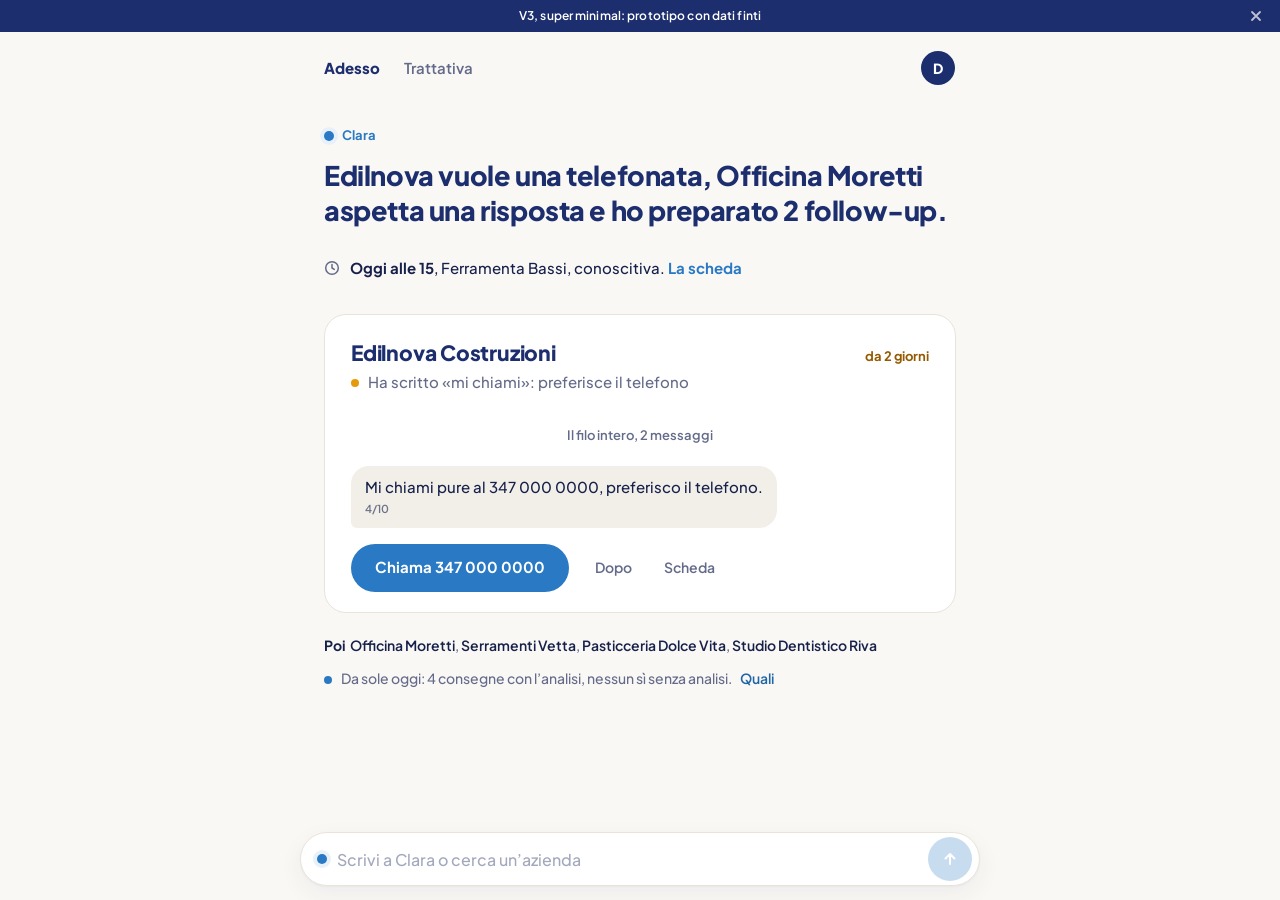
<file: lab/v3-minimal.html>
<!doctype html>
<html lang="it">
<head>
<meta charset="utf-8">
<meta name="viewport" content="width=device-width, initial-scale=1, viewport-fit=cover">
<meta name="theme-color" content="#FAF8F4">
<link rel="icon" href="data:,">
<title>V3, super minimal: Workspace Studio Galilei</title>
<link rel="preconnect" href="https://fonts.googleapis.com">
<link rel="preconnect" href="https://fonts.gstatic.com" crossorigin>
<link href="https://fonts.googleapis.com/css2?family=Plus+Jakarta+Sans:wght@400;500;600;700;800&display=swap" rel="stylesheet">
<style>
:root{
  --navy:#1C2E6E; --blu:#2979C4; --avorio:#FAF8F4; --ink:#16204A;
  --tenue:#646B8A; --spento:#A3A8BD; --bordo:#E9E4DA; --velo:#F2EFE9;
  --ambra:#E59A0B; --ambra-t:#935A00; --ambra-bg:#FDF3E1;
  --verde:#1F8A4C; --verde-t:#17693A; --verde-bg:#E7F4EC;
  --rosso:#D43D32; --rosso-t:#B42D23; --rosso-bg:#FBE9E7;
  --blu-bg:#E8F1FA; --blu-t:#1F65A8;
  --w:680px;
}
*{box-sizing:border-box}
html{-webkit-text-size-adjust:100%}
body{margin:0;background:var(--avorio);color:var(--ink);font:500 15px/1.5 'Plus Jakarta Sans',system-ui,-apple-system,sans-serif;-webkit-font-smoothing:antialiased;overflow-x:hidden}
body.largo{--w:1040px}
button{font:inherit;color:inherit;background:none;border:0;padding:0;cursor:pointer;-webkit-tap-highlight-color:transparent}
:focus-visible{outline:2px solid var(--blu);outline-offset:2px;border-radius:10px}
[hidden]{display:none!important}
.sr{position:absolute;width:1px;height:1px;overflow:hidden;clip:rect(0 0 0 0)}

/* la striscia del laboratorio */
.striscia{position:relative;display:flex;align-items:center;justify-content:center;min-height:32px;padding:0 48px;background:var(--navy);color:#fff;font-size:12px;font-weight:600;letter-spacing:.01em}
.striscia button{position:absolute;right:0;top:-6px;width:48px;height:44px;z-index:2;display:grid;place-items:center;color:#fff;opacity:.7}
.striscia button:hover{opacity:1}

/* testata: due parole e un volto */
.testa{position:relative;max-width:var(--w);margin:0 auto;padding:14px 24px 0;display:flex;align-items:center;gap:4px}
.lente{min-height:44px;padding:0 12px;border-radius:12px;font-size:15px;font-weight:600;color:var(--tenue);transition:color .15s ease-out}
.lente:first-child{margin-left:-12px}
.lente:hover{color:var(--navy)}
.lente[aria-current="page"]{color:var(--navy);font-weight:800}
.spazio{flex:1}
.come{font-size:13px;font-weight:600;color:var(--tenue);margin-right:2px}
.volto{width:44px;height:44px;display:grid;place-items:center;border-radius:50%;margin-right:-4px}
.volto span,.iniz{width:34px;height:34px;border-radius:50%;display:grid;place-items:center;color:#fff;font-weight:800;font-size:14px}
.volto:hover span{box-shadow:0 0 0 3px var(--velo)}

.menu{position:absolute;right:20px;top:62px;width:260px;background:#fff;border:1px solid var(--bordo);border-radius:18px;padding:8px;z-index:40;box-shadow:0 12px 32px rgba(28,46,110,.10)}
.menu h3{margin:6px 10px 4px;font-size:11px;font-weight:800;letter-spacing:.06em;text-transform:uppercase;color:var(--tenue)}
.menu button{display:flex;align-items:center;gap:12px;width:100%;min-height:48px;padding:0 10px;border-radius:12px;text-align:left}
.menu button:hover{background:var(--velo)}
.menu button b{display:block;font-size:14px;font-weight:700}
.menu button small{display:block;font-size:12px;color:var(--tenue);font-weight:500}
.menu .iniz{width:30px;height:30px;font-size:13px;flex:none}
.menu .sep{height:1px;background:var(--velo);margin:6px 4px}
.menu .spunta{margin-left:auto;color:var(--blu);font-weight:800}

main{max-width:var(--w);margin:0 auto;padding:30px 24px 200px}

/* Clara che parla: una frase */
.chi{display:inline-flex;align-items:center;gap:8px;min-height:44px;margin:-6px 0;font-size:13px;font-weight:700;color:var(--blu);border-radius:10px;padding-right:6px}
.chi:hover{color:var(--navy)}
.mark{width:10px;height:10px;border-radius:50%;background:var(--blu);box-shadow:0 0 0 4px var(--blu-bg);flex:none}
.frase{margin:6px 0 0;font-size:27px;line-height:1.3;font-weight:800;color:var(--navy);letter-spacing:-.015em;text-wrap:balance}
.sotto{margin:10px 0 0;font-size:16px;line-height:1.55;color:var(--tenue);text-wrap:pretty}
.notizia{display:flex;align-items:center;gap:8px;margin:0 0 10px;font-size:14px;font-weight:600;color:var(--verde-t)}
.pallino{width:8px;height:8px;border-radius:50%;flex:none;display:inline-block}
.p-ambra{background:var(--ambra)} .p-blu{background:var(--blu)} .p-verde{background:var(--verde)} .p-rosso{background:var(--rosso)}
.t-ambra{color:var(--ambra-t)} .t-blu{color:var(--blu-t)} .t-verde{color:var(--verde-t)} .t-rosso{color:var(--rosso-t)}

.call{margin:18px 0 0 -12px;display:flex;align-items:center;gap:10px;min-height:44px;padding:0 12px;border-radius:12px;font-size:15px;color:var(--ink);text-align:left;max-width:calc(100% + 24px)}
.call svg{flex:none;color:var(--tenue)}
.call b{font-weight:700}
.call .vai{color:var(--blu);font-weight:700;white-space:nowrap}
.call:hover{background:var(--velo)}

/* la cosa sola */
.carta{margin-top:24px;background:#fff;border:1px solid var(--bordo);border-radius:22px;padding:24px 26px 20px}
.carta.via{opacity:0;transform:translateX(-28px);transition:opacity .2s ease-in,transform .2s ease-in}
.carta.entra{animation:entra .26s ease-out}
@keyframes entra{from{opacity:0;transform:translateX(28px)}to{opacity:1;transform:none}}
.carta-testa{display:flex;align-items:baseline;gap:12px}
.nome{display:inline-flex;align-items:center;min-height:44px;margin:-8px 0;font-size:21px;font-weight:800;color:var(--navy);text-align:left;letter-spacing:-.01em;border-radius:8px}
.nome:hover{text-decoration:underline;text-underline-offset:4px;text-decoration-thickness:1.5px}
.eta{margin-left:auto;font-size:13px;font-weight:700;white-space:nowrap;font-variant-numeric:tabular-nums}
.perche{margin:4px 0 0;display:flex;gap:9px;align-items:baseline;color:var(--tenue);font-size:15px}
.perche .pallino{transform:translateY(-1px)}
.corpo{margin:16px 0 0;font-size:16px;line-height:1.6;color:var(--ink)}
.filo{margin-top:20px;display:flex;flex-direction:column;gap:8px}
.bolla{max-width:86%;padding:10px 14px;border-radius:18px;font-size:15px;line-height:1.5}
.bolla.loro{align-self:flex-start;background:var(--velo);border-bottom-left-radius:6px}
.bolla.noi{align-self:flex-end;background:var(--navy);color:#fff;border-bottom-right-radius:6px}
.bolla small{display:block;margin-top:3px;font-size:11px;font-weight:600;opacity:.6}
.silenzio{align-self:center;margin:4px 0;font-size:12px;font-weight:600;color:var(--tenue)}
.bozza{margin-top:18px;border-radius:16px;background:var(--avorio);border:1px solid var(--bordo);padding:14px 16px 4px;transition:border-color .15s ease-out}
.bozza:focus-within{border-color:var(--blu)}
.bozza label{display:block;font-size:11px;font-weight:800;letter-spacing:.06em;text-transform:uppercase;color:var(--blu)}
.bozza textarea{display:block;width:100%;border:0;background:transparent;resize:none;font:500 15px/1.6 'Plus Jakarta Sans',system-ui,sans-serif;color:var(--ink);padding:8px 0 10px;outline:none;overflow:hidden}
.azioni{margin-top:16px;display:flex;align-items:center;gap:4px;flex-wrap:wrap}
.primario{min-height:48px;padding:0 24px;border-radius:999px;background:var(--blu);color:#fff;font-weight:700;font-size:15px;transition:background-color .15s ease-out,transform .1s ease-out;white-space:nowrap}
@media (hover:hover){.primario:hover{background:var(--navy)}}
.primario:active{transform:scale(.98)}
.primario.ok{background:var(--verde)}
@media (hover:hover){.primario.ok:hover{background:var(--verde-t)}}
.secondario{min-height:44px;padding:0 14px;border-radius:999px;color:var(--tenue);font-weight:600;font-size:14px;transition:background-color .15s ease-out,color .15s ease-out}
.secondario:hover{background:var(--velo);color:var(--navy)}
.azioni .primario{margin-right:8px}
.hint{margin:10px 0 0;font-size:13px;color:var(--tenue)}

.poi{margin:20px 0 0;font-size:14px;color:var(--tenue);line-height:1.5}
.poi b{color:var(--ink);font-weight:700;margin-right:4px}
.poi button{font-weight:600;color:var(--ink);border-radius:6px;padding:2px 0}
.poi button:hover{color:var(--blu)}
.dasole{margin:10px 0 0;display:flex;gap:9px;align-items:baseline;font-size:14px;color:var(--tenue)}
.dasole button{font-weight:600;color:var(--blu-t);white-space:nowrap;min-height:44px;margin:-12px 0;padding:0 6px}
.filo-tutto{align-self:center;min-height:44px;padding:0 12px;font-size:13px;font-weight:600;color:var(--tenue);border-radius:10px}
.filo-tutto:hover{color:var(--navy)}
.dasole-lista{margin:8px 0 0 17px;font-size:14px;color:var(--tenue)}
.dasole-lista button{display:block;text-align:left;min-height:36px;color:var(--ink);font-weight:600}
.dasole-lista button span{color:var(--tenue);font-weight:500}

/* viste "tutto" */
.colonne{display:grid;grid-template-columns:repeat(3,1fr);gap:40px;margin-top:34px}
.col h2,.blocco h2,.tit{margin:0 0 6px;font-size:11px;font-weight:800;letter-spacing:.06em;text-transform:uppercase;color:var(--tenue)}
.col h2 span{margin-left:6px;color:var(--spento);font-variant-numeric:tabular-nums}
.riga{display:flex;gap:11px;align-items:baseline;width:calc(100% + 24px);text-align:left;padding:10px 12px;margin:0 -12px;border-radius:14px;min-height:56px}
.riga:hover{background:#fff}
.riga .pallino{transform:translateY(-2px)}
.riga b{display:block;font-size:15px;font-weight:700;color:var(--ink)}
.riga small{display:block;font-size:13px;color:var(--tenue);font-weight:500}
.dopo-carlo{margin-top:40px;padding-top:22px;border-top:1px solid var(--bordo)}
.dopo-carlo .righe{display:grid;grid-template-columns:repeat(3,1fr);gap:0 40px}
.barra-prova{display:block;height:4px;border-radius:2px;background:var(--velo);margin-top:6px;width:160px;overflow:hidden}
.barra-prova i{display:block;height:100%;background:var(--blu)}
.numeri{margin-top:28px;border-top:1px solid var(--bordo)}
.numeri div{display:flex;align-items:baseline;gap:16px;min-height:60px;padding:14px 0;border-bottom:1px solid var(--bordo)}
.numeri b{font-size:28px;font-weight:800;color:var(--navy);font-variant-numeric:tabular-nums;min-width:72px}
.numeri span{font-size:15px;color:var(--ink)}
.numeri small{display:block;font-size:13px;color:var(--tenue)}
.tab-wrap{overflow-x:auto;background:#fff;border:1px solid var(--bordo);border-radius:18px;margin-top:12px;-webkit-overflow-scrolling:touch}
table{width:100%;border-collapse:collapse;font-size:14px;min-width:760px}
th{text-align:left;font-size:11px;font-weight:800;letter-spacing:.06em;text-transform:uppercase;color:var(--tenue);padding:12px 16px;border-bottom:1px solid var(--bordo);background:#fff;white-space:nowrap}
td{padding:0 16px;height:50px;border-bottom:1px solid var(--velo);white-space:nowrap}
td.num,th.num{text-align:right;font-variant-numeric:tabular-nums}
tr:last-child td{border-bottom:0}
tbody tr{cursor:pointer}
tbody tr:hover td{background:var(--avorio)}
.pill{display:inline-flex;align-items:center;gap:6px;height:24px;padding:0 10px;border-radius:999px;font-size:12px;font-weight:700}
.pill.ambra{background:var(--ambra-bg);color:var(--ambra-t)} .pill.blu{background:var(--blu-bg);color:var(--blu-t)} .pill.verde{background:var(--verde-bg);color:var(--verde-t)} .pill.rosso{background:var(--rosso-bg);color:var(--rosso-t)}
.chip-iniz{display:inline-flex;align-items:center;gap:8px}
.chip-iniz .iniz{width:22px;height:22px;font-size:11px}
.soldi{margin-top:12px;font-size:15px;color:var(--tenue)}
.soldi b{color:var(--ink);font-weight:700}

/* la scheda */
.indietro{display:inline-flex;align-items:center;gap:4px;min-height:44px;margin-left:-10px;padding:0 10px;color:var(--blu);font-weight:700;font-size:14px;border-radius:12px}
.indietro:hover{background:var(--velo)}
.scheda h1{font-size:32px;line-height:1.2;font-weight:800;color:var(--navy);margin:10px 0 4px;letter-spacing:-.02em}
.chi-e{margin:0;color:var(--tenue);font-size:15px}
.evento{margin-top:16px;display:inline-flex;align-items:center;gap:8px;min-height:32px;padding:0 14px;border-radius:999px;font-weight:700;font-size:13px}
.blocco{margin-top:30px}
.blocco p{margin:0;font-size:17px;line-height:1.6}
.blocco ol{margin:0;padding:0;list-style:none;counter-reset:n}
.blocco ol li{counter-increment:n;display:flex;gap:12px;font-size:17px;line-height:1.6;padding:2px 0}
.blocco ol li::before{content:counter(n);font-weight:800;color:var(--blu);min-width:12px}
.stato-passaggio{display:flex;align-items:center;gap:9px;font-size:15px;font-weight:600}
.link{color:var(--blu);font-weight:700;border-radius:6px}
.link:hover{color:var(--navy)}
.scheda .azioni{margin-top:34px}

/* il dock: la barra di Clara e, sul telefono, l'azione sotto il pollice */
.dock{position:fixed;left:0;right:0;bottom:0;z-index:30;padding:10px 16px calc(14px + env(safe-area-inset-bottom));background:rgba(250,248,244,.92);-webkit-backdrop-filter:blur(12px);backdrop-filter:blur(12px)}
.dock-in{position:relative;max-width:680px;margin:0 auto;display:flex;flex-direction:column;gap:10px}
.dock-btn{display:none;width:100%;min-height:54px;font-size:16px}
.barra{display:flex;align-items:center;gap:8px;height:54px;padding:0 7px 0 16px;background:#fff;border:1px solid var(--bordo);border-radius:27px;box-shadow:0 1px 2px rgba(28,46,110,.05),0 8px 24px rgba(28,46,110,.06);transition:border-color .15s ease-out}
.barra:focus-within{border-color:var(--blu)}
.barra input{flex:1;min-width:0;height:100%;border:0;outline:none;background:transparent;font:500 16px 'Plus Jakarta Sans',system-ui,sans-serif;color:var(--ink)}
.barra input::placeholder{color:var(--spento)}
.manda{width:44px;height:44px;border-radius:50%;display:grid;place-items:center;background:var(--blu);color:#fff;flex:none;transition:opacity .15s ease-out}
.manda:disabled{opacity:.25;cursor:default}
.risultati{position:absolute;left:0;right:0;bottom:64px;background:#fff;border:1px solid var(--bordo);border-radius:18px;padding:6px;box-shadow:0 12px 32px rgba(28,46,110,.10)}
.risultati button{display:flex;align-items:center;gap:10px;width:100%;min-height:48px;padding:0 12px;border-radius:12px;text-align:left}
.risultati button:hover,.risultati button.sel{background:var(--velo)}
.risultati b{font-weight:700}
.risultati small{margin-left:auto;font-size:12px;color:var(--tenue)}

/* Clara come una chat */
.ombra{position:fixed;inset:0;background:rgba(22,32,74,.28);z-index:50;animation:appare .18s ease-out}
@keyframes appare{from{opacity:0}}
.sheet{position:fixed;left:50%;bottom:0;transform:translateX(-50%);width:min(680px,100%);height:min(78vh,720px);background:var(--avorio);border-radius:24px 24px 0 0;z-index:51;display:flex;flex-direction:column;animation:sale .24s ease-out}
@keyframes sale{from{transform:translate(-50%,40px);opacity:0}}
.sheet-testa{display:flex;align-items:center;gap:10px;padding:12px 10px 12px 22px;border-bottom:1px solid var(--bordo)}
.sheet-testa b{font-size:16px;font-weight:800;color:var(--navy)}
.sheet-testa small{display:block;font-size:12px;color:var(--tenue);font-weight:500}
.chiudi{margin-left:auto;min-height:44px;padding:0 14px;border-radius:12px;font-weight:700;font-size:14px;color:var(--blu)}
.chiudi:hover{background:var(--velo)}
.messaggi{flex:1;overflow-y:auto;padding:20px 20px 8px;display:flex;flex-direction:column;gap:6px}
.msg{max-width:82%;padding:9px 14px 7px;border-radius:18px;font-size:15px;line-height:1.5;animation:entra-msg .2s ease-out}
@keyframes entra-msg{from{opacity:0;transform:translateY(6px)}}
.msg small{display:block;text-align:right;font-size:10px;font-weight:600;opacity:.55;margin-top:1px}
.msg.clara{align-self:flex-start;background:#fff;border:1px solid var(--bordo);border-bottom-left-radius:6px}
.msg.io{align-self:flex-end;background:var(--blu);color:#fff;border-bottom-right-radius:6px}
.msg.scrive{color:var(--tenue);letter-spacing:.2em}
.giorno{align-self:center;font-size:11px;font-weight:700;color:var(--tenue);margin:4px 0 8px}
.chips{display:flex;gap:8px;flex-wrap:wrap;align-self:flex-start;margin:4px 0 10px}
.chip{min-height:44px;padding:0 18px;border-radius:999px;border:1.5px solid var(--blu);color:var(--blu);font-weight:700;font-size:14px;background:#fff;transition:background-color .15s ease-out}
.chip:hover{background:var(--blu-bg)}
.sheet form{padding:10px 16px calc(14px + env(safe-area-inset-bottom))}

.aiuto{padding:8px 24px 28px;overflow-y:auto}
.aiuto ol{margin:12px 0 0;padding:0;list-style:none;counter-reset:n}
.aiuto li{counter-increment:n;display:flex;gap:14px;padding:12px 0;border-bottom:1px solid var(--bordo);font-size:16px;line-height:1.55}
.aiuto li::before{content:counter(n);font-weight:800;color:var(--blu);min-width:14px}
.aiuto kbd{font:700 12px 'Plus Jakarta Sans',sans-serif;background:#fff;border:1px solid var(--bordo);border-radius:6px;padding:1px 6px}

.toast{position:fixed;left:50%;bottom:92px;transform:translateX(-50%);z-index:60;display:flex;align-items:center;gap:6px;width:max-content;max-width:calc(100% - 32px);min-height:52px;padding:4px 6px 4px 18px;border-radius:999px;background:var(--ink);color:#fff;font-size:14px;font-weight:600;animation:sale-t .2s ease-out}
@keyframes sale-t{from{opacity:0;transform:translate(-50%,8px)}}
.toast button{min-height:44px;flex:none;padding:0 14px;border-radius:999px;color:#9CC8F2;font-weight:700}
.toast button:hover{background:rgba(255,255,255,.1)}
.toast span{padding-right:12px}

@media (max-width:759px){
  .testa{padding:8px 16px 0}
  main{padding:20px 20px 210px}
  .frase{font-size:22px}
  .carta{margin-top:20px;padding:20px 18px 14px;border-radius:20px}
  .nome{font-size:19px}
  .azioni .primario{display:none}
  .dock-btn.si{display:block}
  .toast{bottom:150px}
  .colonne,.dopo-carlo .righe{grid-template-columns:1fr;gap:26px}
  .dopo-carlo .righe{gap:0}
  .scheda h1{font-size:27px}
  .blocco p,.blocco ol li{font-size:16px}
  .scheda .azioni .primario{display:none}
  .sheet{height:100%;border-radius:0}
  .menu{right:12px;top:56px}
  .poi button{min-height:44px;display:inline-flex;align-items:center}
}
@media (prefers-reduced-motion:reduce){*{animation:none!important;transition:none!important}}
</style>
</head>
<body>
<div class="striscia" id="striscia"><span>V3, super minimal: prototipo con dati finti</span><button data-act="chiudi-striscia" aria-label="Chiudi la striscia"><svg width="14" height="14" viewBox="0 0 14 14" aria-hidden="true"><path d="M3 3l8 8M11 3l-8 8" stroke="currentColor" stroke-width="1.8" stroke-linecap="round"/></svg></button></div>
<header class="testa" id="testa"></header>
<main id="main"></main>

<div class="dock" id="dock">
  <div class="dock-in">
    <div class="risultati" id="risultati" hidden></div>
    <button class="primario dock-btn" id="dockBtn" data-act="primario"></button>
    <form class="barra" id="barra" autocomplete="off">
      <span class="mark" aria-hidden="true"></span>
      <label class="sr" for="barraIn">Scrivi a Clara o cerca un’azienda</label>
      <input id="barraIn" placeholder="Scrivi a Clara o cerca un’azienda" enterkeyhint="send">
      <button class="manda" id="barraManda" aria-label="Manda" disabled><svg width="16" height="16" viewBox="0 0 16 16" aria-hidden="true"><path d="M8 13V3M3.5 7.5L8 3l4.5 4.5" stroke="currentColor" stroke-width="2" fill="none" stroke-linecap="round" stroke-linejoin="round"/></svg></button>
    </form>
  </div>
</div>

<div id="strato"></div>
<div id="toast"></div>

<script src="dati.js"></script>
<script>
(function(){
'use strict';
var L = window.LAB;
var AZ = {}; L.aziende.forEach(function(a){ AZ[a.id] = a; });
var P = {}; L.squadra.forEach(function(p){ P[p.id] = p; });
var $ = function(s){ return document.querySelector(s); };

var S = {
  io:'dre', vista:'adesso', aid:null, prima:'adesso',
  fatti:{}, passi:{}, coda:[], focus:null, bozze:{},
  task:{}, passate:{}, sollecito:null, notizie:[],
  chat:{}, clara:false, aiuto:false, menu:false, striscia:true, dasole:false, filo:false,
  entra:false, toast:null
};

/* piccoli aiuti */
function esc(s){ return String(s == null ? '' : s).replace(/[&<>"']/g, function(c){ return {'&':'&amp;','<':'&lt;','>':'&gt;','"':'&quot;',"'":'&#39;'}[c]; }); }
function migliaia(n){ return String(n).replace(/\B(?=(\d{3})+(?!\d))/g, '.'); }
function euro(n){ return migliaia(n) + '\u00a0€'; }
function clic(n){ return n.toFixed(2).replace('.', ',') + '\u00a0€'; }
function ddmm(iso){ var p = iso.split('-'); return (+p[2]) + '/' + (+p[1]); }
function giorniDa(iso){ return Math.round((new Date(L.oggi) - new Date(iso)) / 864e5); }
function unisci(v){ if (v.length < 2) return v.join(''); return v.slice(0, -1).join(', ') + ' e ' + v[v.length - 1]; }
function maiusc(s){ return s.charAt(0).toUpperCase() + s.slice(1); }
function iniz(id, cls){ var p = P[id]; return '<span class="iniz ' + (cls || '') + '" style="background:' + p.colore + '">' + p.nome[0] + '</span>'; }
function stretto(){ return window.matchMedia('(max-width:759px)').matches; }
var ORE = '<svg width="16" height="16" viewBox="0 0 16 16" aria-hidden="true"><circle cx="8" cy="8" r="6.3" stroke="currentColor" stroke-width="1.5" fill="none"/><path d="M8 4.6V8l2.3 1.4" stroke="currentColor" stroke-width="1.5" fill="none" stroke-linecap="round"/></svg>';

var LENTE2 = { dre:'Trattativa', carlo:'Clienti', giacomo:'Tabella', lorenzo:'Numeri', salvatore:'Progetti', alex:'Task' };
var TAPPA = { risposta:'ha risposto', analisi:'analisi mandata', follow_up:'follow-up', conoscitiva:'conoscitiva', tecnica:'tecnica', avvio:'avvio', prova:'prova', cliente:'cliente' };

/* ============ la fila: tutto quello che aspetta chi guarda ============ */
function conv(id){ return L.conversazioni.filter(function(c){ return c.id === id; })[0]; }
function seg(id){ return L.seguiti.filter(function(s){ return s.id === id; })[0]; }

function tutteLeCose(io){
  var l = [], t = S.task;
  if (io === 'dre'){
    var c2 = conv('c2'), c1 = conv('c1'), s1 = seg('s1'), s2 = seg('s2');
    l.push({ id:'c2', aid:'a10', tipo:'chiama', tono:'ambra', eta:'da 2 giorni', numero:'347 000 0000',
      perche:'Ha scritto «mi chiami»: preferisce il telefono', filo:c2.filo });
    l.push({ id:'c1', aid:'a5', tipo:'bozza', tono:'ambra', eta:'da 3 ore',
      perche:'Ha chiesto il prezzo: la risposta è pronta', filo:c1.filo, bozza:c1.bozza, etBozza:'La risposta di Clara' });
    var g3 = giorniDa(AZ.a3.ultima), g6 = giorniDa(AZ.a6.ultima);
    l.push({ id:'s1', aid:'a3', tipo:'bozza', tono:'ambra', eta:'tace da ' + g3 + ' giorni',
      perche:'Follow-up pronto: propone ' + s1.giorno,
      filo:[{ chi:'noi', quando:ddmm(AZ.a3.ultima), testo:'Le lascio l’analisi su Serramenti Vetta: come vi trova chi cerca infissi a Treviso, e dove si perdono i contatti.' }],
      silenzio:'Poi silenzio, da ' + g3 + ' giorni', bozza:s1.bozza, etBozza:'Il follow-up di Clara' });
    l.push({ id:'s2', aid:'a6', tipo:'bozza', tono:'rosso', eta:'tace da ' + g6 + ' giorni',
      perche:'Ripresa pronta: propone ' + s2.giorno,
      filo:[{ chi:'noi', quando:ddmm(AZ.a6.ultima), testo:'Le lascio l’analisi su Dolce Vita: come vi trova chi cerca una pasticceria a Bologna. Ne riparliamo dopo le ferie?' }],
      silenzio:'Poi le ferie, e silenzio da ' + g6 + ' giorni', bozza:s2.bozza, etBozza:'La ripresa di Clara' });
    if (t.t5 !== 'fatto') l.push({ id:'t5', task:'t5', aid:'a2', tipo:'fatto', tono:'ambra', eta:'entro giovedì', etFatto:'Fatto, è pronto',
      perche:'Il preventivo, da finire prima della tecnica',
      corpo:'Clara l’ha impostato dalla conoscitiva del 1/10: implantologia, circa ' + euro(AZ.a2.valore) + ' al mese. Manca il tuo ritocco sul prezzo.' });
  }
  if (io === 'carlo'){
    if (S.passate.a2 && S.passate.a2.stato === 'da accettare') l.push({ id:'pass-a2', aid:'a2', tipo:'prendi', tono:'ambra', eta:'adesso',
      perche:'Te l’ha passata Dre: la tecnica è giovedì alle 15:30', corpo:AZ.a2.dove, passaggio:'a2' });
    if (t.t1 !== 'accettata') l.push({ id:'t1', task:'t1', aid:'a7', tipo:'prendi', tono:'ambra', eta:'oggi',
      perche:'Te l’ha passata Dre: si parte lunedì 12 alle 10', corpo:AZ.a7.dove + ' Budget pubblicitario ancora da definire.' });
    if (t.t3 !== 'fatto') l.push({ id:'t3-carlo', aid:'a8', tipo:'sollecita', tono:'rosso', eta:'era per ieri',
      perche:'Alex non ha ancora gli accessi Google Ads', corpo:'Senza accessi la prova di Palestra Forma non si misura: siamo al giorno 21 di 60.' });
  }
  if (io === 'giacomo'){
    if (t.t3 !== 'fatto') l.push({ id:'t3-giacomo', aid:'a8', tipo:'sollecita', tono:'rosso', eta:'era per ieri',
      perche:'Accessi Google Ads: li ha Alex, li aspetta Carlo', corpo:'Senza accessi la prova di Palestra Forma non si misura: siamo al giorno 21 di 60.' });
    if (t.t4 !== 'fatto') l.push({ id:'t4', task:'t4', aid:'a8', tipo:'fatto', tono:'ambra', eta:'entro venerdì',
      perche:'La fattura della prova: te l’ha chiesta Dre', corpo:'Prova di 2 mesi iniziata il 15/9, ' + euro(AZ.a8.valore) + ' al mese.' });
  }
  if (io === 'salvatore'){
    if (t.t2 !== 'fatto') l.push({ id:'t2', task:'t2', aid:'a9', tipo:'fatto', tono:'ambra', eta:'entro domani', etFatto:'Fatto, mandato',
      perche:'Il report di settembre: te l’ha passato Giacomo', corpo:'Cliente da agosto, retainer di ' + euro(AZ.a9.valore) + ' al mese.' });
  }
  if (io === 'alex'){
    if (t.t3 !== 'fatto') l.push({ id:'t3', task:'t3', aid:'a8', tipo:'fatto', tono:'rosso', eta:'era per ieri',
      perche:'Accessi Google Ads: te li ha chiesti Carlo',
      corpo:'Senza accessi la prova di Palestra Forma non si misura.' + (S.sollecito ? ' ' + P[S.sollecito].nome + ' ti ha appena sollecitato.' : '') });
  }
  return l.filter(function(x){ return !S.fatti[x.id]; });
}
function fila(){
  var l = tutteLeCose(S.io);
  var a = l.filter(function(x){ return S.coda.indexOf(x.id) < 0; });
  var b = S.coda.map(function(id){ return l.filter(function(x){ return x.id === id; })[0]; }).filter(Boolean);
  var r = a.concat(b);
  if (S.focus){ var i = -1; r.forEach(function(x, k){ if (x.id === S.focus) i = k; }); if (i > 0) r.unshift(r.splice(i, 1)[0]); }
  return r;
}

/* la frase di Clara: lo stato della giornata in una riga */
function frase(l){
  var has = function(id){ return l.some(function(x){ return x.id === id; }); };
  var v = [];
  if (S.io === 'dre'){
    if (has('c2')) v.push('Edilnova vuole una telefonata');
    if (has('c1')) v.push('Officina Moretti aspetta una risposta');
    var f = ['s1', 's2'].filter(has).length;
    if (f) v.push(f === 2 ? 'ho preparato 2 follow-up' : 'ho preparato un follow-up');
    if (!v.length && has('t5')) v.push('resta il preventivo di Studio Dentistico Riva, per giovedì');
  }
  if (S.io === 'carlo'){
    var p = []; if (has('pass-a2')) p.push('Studio Dentistico Riva'); if (has('t1')) p.push('Impianti Solari Nord');
    if (p.length) v.push('Dre ti ha passato ' + unisci(p));
    if (has('t3-carlo')) v.push('Alex è indietro con gli accessi di Palestra Forma');
  }
  if (S.io === 'giacomo'){
    if (has('t3-giacomo')) v.push('gli accessi di Palestra Forma sono in ritardo');
    if (has('t4')) v.push('la fattura della prova è per venerdì');
  }
  if (S.io === 'salvatore' && has('t2')) v.push('Giacomo ti ha passato il report di Cantina Le Vigne: serve per domani');
  if (S.io === 'alex' && has('t3')) v.push('gli accessi di Palestra Forma erano per ieri: Carlo li aspetta');
  if (v.some(function(x){ return / e /.test(x); })) return v.map(maiusc).join('. ') + '.';
  return maiusc(unisci(v)) + '.';
}
function vuoto(){
  var fd = ['s1', 's2'].filter(function(i){ return !S.fatti[i]; }).length;
  return {
    dre:['Fatto. La giornata è chiusa.', 'Tutti i sì hanno l’analisi e i follow-up dovuti sono partiti.'],
    carlo:['Niente aspetta te.', 'Lunedì alle 10 parte Impianti Solari Nord.'],
    giacomo:['Niente aspetta te.', 'Il canone del mese è a ' + euro(L.soldi.canoneMese) + ', con una prova in corso.'],
    lorenzo:['Corre tutto da solo.', 'Oggi ' + L.outbound.risposteOggi + ' risposte e ' + L.outbound.consegneOggi + ' consegne partite con l’analisi. Nessun sì senza analisi, caselle sane al ' + L.outbound.caselleSane + '%.' + (fd ? ' ' + (fd === 2 ? 'I 2 follow-up dovuti' : 'Il follow-up dovuto') + ' li approva Dre.' : '')],
    salvatore:['Niente aspetta te.', 'Cantina Le Vigne è a posto fino al prossimo report.'],
    alex:['Niente aspetta te.', 'Quando qualcuno ti passa una cosa, compare qui.']
  }[S.io];
}

function primarioDi(it){
  var st = S.passi[it.id];
  if (it.tipo === 'bozza') return { t: st ? 'Fatto, l’ho mandata' : 'Approva e copia', ok:!!st };
  if (it.tipo === 'chiama') return { t: st ? 'Fatto, l’ho chiamato' : 'Chiama ' + it.numero, ok:!!st };
  if (it.tipo === 'prendi') return { t:'Prendi in carico' };
  if (it.tipo === 'sollecita') return { t:'Sollecita Alex' };
  return { t: it.etFatto || 'Fatto' };
}

/* ============ disegno ============ */
function testa(){
  var me = P[S.io];
  var h = '<nav class="lenti" aria-label="Viste" style="display:flex">' +
    '<button class="lente" data-act="vai" data-arg="adesso"' + (S.vista === 'adesso' ? ' aria-current="page"' : '') + '>Adesso</button>' +
    '<button class="lente" data-act="vai" data-arg="tutto"' + (S.vista === 'tutto' ? ' aria-current="page"' : '') + '>' + LENTE2[S.io] + '</button></nav>' +
    '<span class="spazio"></span>' +
    (S.io !== 'dre' ? '<span class="come">come ' + esc(me.nome) + '</span>' : '') +
    '<button class="volto" data-act="menu" aria-label="Vedi come un’altra persona" aria-expanded="' + S.menu + '"><span style="background:' + me.colore + '">' + me.nome[0] + '</span></button>';
  if (S.menu){
    h += '<div class="menu" role="menu"><h3>Vedi come</h3>' + L.squadra.map(function(p){
      return '<button role="menuitem" data-act="io" data-arg="' + p.id + '">' + iniz(p.id) + '<span><b>' + esc(p.nome) + '</b><small>' + esc(p.ruolo) + '</small></span>' + (p.id === S.io ? '<span class="spunta" aria-label="adesso">✓</span>' : '') + '</button>';
    }).join('') + '<div class="sep"></div><button role="menuitem" data-act="aiuto"><span style="width:30px;text-align:center;font-weight:800;color:var(--blu)">?</span><span><b>Come si usa</b></span></button></div>';
  }
  return h;
}

function notizie(){
  return S.notizie.filter(function(n){ return n.per === S.io; }).slice(-2).map(function(n){
    return '<p class="notizia"><i class="pallino p-verde"></i>' + esc(n.t) + '</p>';
  }).join('');
}

function callLine(){
  if (S.io === 'dre') return '<button class="call" data-act="scheda" data-arg="a1">' + ORE + '<span><b>Oggi alle 15</b>, Ferramenta Bassi, conoscitiva. <span class="vai">La scheda</span></span></button>';
  if (S.io === 'carlo') return '<button class="call" data-act="scheda" data-arg="a2">' + ORE + '<span><b>Giovedì alle 15:30</b>, Studio Dentistico Riva, tecnica con Dre. <span class="vai">La scheda</span></span></button>';
  return '';
}

function bolle(filo){
  return filo.map(function(b){
    return '<div class="bolla ' + b.chi + '">' + esc(b.testo) + '<small>' + (b.chi === 'noi' ? 'Lorenzo, ' : '') + esc(b.quando) + '</small></div>';
  }).join('');
}

function carta(it, quanti){
  var a = AZ[it.aid], pr = primarioDi(it);
  var h = '<article class="carta' + (S.entra ? ' entra' : '') + '" aria-label="' + esc(a.nome) + '">' +
    '<div class="carta-testa"><button class="nome" data-act="scheda" data-arg="' + a.id + '">' + esc(a.nome) + '</button>' +
    '<span class="eta t-' + it.tono + '">' + esc(it.eta) + '</span></div>' +
    '<p class="perche"><i class="pallino p-' + it.tono + '"></i><span>' + esc(it.perche) + '</span></p>';
  if (it.filo){
    var tutti = S.filoCarta === it.id, vis = tutti ? it.filo : it.filo.slice(-1);
    h += '<div class="filo">' + (it.filo.length > 1 ? '<button class="filo-tutto" data-act="filo-carta" data-arg="' + it.id + '">' + (tutti ? 'Solo l’ultimo messaggio' : 'Il filo intero, ' + it.filo.length + ' messaggi') + '</button>' : '') + bolle(vis) + (it.silenzio ? '<p class="silenzio">' + esc(it.silenzio) + '</p>' : '') + '</div>';
  }
  if (it.corpo) h += '<p class="corpo">' + esc(it.corpo) + '</p>';
  if (it.bozza){
    var txt = S.bozze[it.id] != null ? S.bozze[it.id] : it.bozza;
    h += '<div class="bozza"><label for="bz-' + it.id + '">' + esc(it.etBozza) + '</label><textarea id="bz-' + it.id + '" data-bozza="' + it.id + '" rows="6">' + esc(txt) + '</textarea></div>';
  }
  h += '<div class="azioni"><button class="primario' + (pr.ok ? ' ok' : '') + '" data-act="primario">' + esc(pr.t) + '</button>';
  if (quanti > 1) h += '<button class="secondario" data-act="dopo" data-arg="' + it.id + '">Dopo</button>';
  if (it.bozza) h += '<button class="secondario" data-act="cambia" data-arg="' + it.id + '">Cambiala con Clara</button>';
  else h += '<button class="secondario" data-act="scheda" data-arg="' + a.id + '">Scheda</button>';
  h += '</div>';
  if (S.passi[it.id] && it.tipo === 'bozza') h += '<p class="hint">Copiata. Incollala in Smartlead, poi torna qui.</p>';
  if (S.passi[it.id] && it.tipo === 'chiama') h += '<p class="hint">Quando hai chiuso la telefonata, segnala qui.</p>';
  return h + '</article>';
}

function adesso(){
  var l = fila(), h = notizie();
  h += '<button class="chi" data-act="clara"><span class="mark"></span>Clara</button>';
  if (!l.length){
    var v = vuoto();
    h += '<h1 class="frase">' + esc(v[0]) + '</h1><p class="sotto">' + esc(v[1]) + '</p>' + callLine();
    if (S.io === 'lorenzo') h += '<p class="poi"><button data-act="vai" data-arg="tutto" class="link">Vedi i numeri</button></p>';
    return h;
  }
  h += '<h1 class="frase">' + esc(frase(l)) + '</h1>' + callLine() + carta(l[0], l.length);
  if (l.length > 1){
    h += '<p class="poi"><b>Poi</b>' + l.slice(1).map(function(x){
      return '<button data-act="focus" data-arg="' + x.id + '">' + esc(AZ[x.aid].nome) + '</button>';
    }).join(', ') + '</p>';
  }
  if (S.io === 'dre'){
    h += '<p class="dasole"><i class="pallino p-blu"></i><span>Da sole oggi: ' + L.outbound.consegneOggi + ' consegne con l’analisi, nessun sì senza analisi. <button data-act="dasole" aria-expanded="' + S.dasole + '">' + (S.dasole ? 'Chiudi' : 'Quali') + '</button></span></p>';
    if (S.dasole) h += '<div class="dasole-lista"><button data-act="scheda" data-arg="a4">Agriturismo Colle Verde <span>analisi partita da sola il 4/10</span></button><button data-act="scheda" data-arg="a10">Edilnova Costruzioni <span>call proposta giovedì 8</span></button></div>';
  }
  S.entra = false;
  return h;
}

/* lo stato di un'azienda, col colore che ritorna */
function statoAz(id){
  var f = S.fatti, pa = S.passate.a2;
  switch(id){
    case 'a5': return f.c1 ? ['verde', 'risposta partita oggi'] : ['ambra', 'ha chiesto il prezzo: risposta pronta'];
    case 'a4': return ['blu', 'analisi partita da sola il 4/10'];
    case 'a3': return f.s1 ? ['verde', 'follow-up partito oggi'] : ['ambra', 'tace da ' + giorniDa(AZ.a3.ultima) + ' giorni: follow-up pronto'];
    case 'a6': return f.s2 ? ['verde', 'ripresa partita oggi'] : ['rosso', 'ferma da luglio: ripresa pronta'];
    case 'a1': return ['ambra', 'conoscitiva oggi alle 15'];
    case 'a10': return f.c2 ? ['verde', 'chiamato oggi'] : ['ambra', 'vuole una telefonata, da 2 giorni'];
    case 'a2': return pa ? (pa.stato === 'presa' ? ['verde', 'presa da Carlo, tecnica giovedì'] : ['blu', 'passata a Carlo, deve prenderla']) : ['blu', 'tecnica giovedì alle 15:30 con Carlo'];
    case 'a7': return S.task.t1 === 'accettata' ? ['verde', 'presa da Carlo, si parte lunedì'] : ['blu', 'passata a Carlo, deve prenderla'];
    case 'a8': return S.task.t3 === 'fatto' ? ['blu', 'prova, giorno 21 di 60'] : ['rosso', 'prova, giorno 21 di 60: accessi in ritardo'];
    case 'a9': return S.task.t2 === 'fatto' ? ['verde', 'cliente, report di settembre mandato'] : ['blu', 'cliente, report di settembre per domani'];
  }
  return ['blu', ''];
}
function riga(id, extra){
  var s = statoAz(id);
  return '<button class="riga" data-act="scheda" data-arg="' + id + '"><i class="pallino p-' + s[0] + '"></i><span><b>' + esc(AZ[id].nome) + '</b><small>' + esc(s[1]) + '</small>' + (extra || '') + '</span></button>';
}

function tutto(){
  var io = S.io, h = '';
  if (io === 'dre'){
    var cols = [['Hanno detto sì', ['a5', 'a3', 'a6', 'a4']], ['Conoscitiva', ['a1', 'a10']], ['Tecnica', ['a2']]];
    var fermo = S.fatti.s2 ? '' : ' Il più fermo è Pasticceria Dolce Vita.';
    h += '<button class="chi" data-act="clara"><span class="mark"></span>Clara</button><h1 class="frase">7 in trattativa: 4 sì, 2 alla conoscitiva, 1 alla tecnica.' + fermo + '</h1>';
    h += '<div class="colonne">' + cols.map(function(c){
      return '<section class="col"><h2>' + c[0] + '<span>' + c[1].length + '</span></h2>' + c[1].map(function(id){ return riga(id); }).join('') + '</section>';
    }).join('') + '</div>';
    h += '<section class="dopo-carlo"><h2 class="tit">Con Carlo e Salvatore</h2><div class="righe">' + riga('a7') + riga('a8') + riga('a9') + '</div></section>';
  }
  if (io === 'carlo'){
    h += '<button class="chi" data-act="clara"><span class="mark"></span>Clara</button><h1 class="frase">Il prossimo a partire è Impianti Solari Nord, lunedì alle 10.</h1><div style="margin-top:28px">';
    if (S.passate.a2) h += riga('a2');
    h += riga('a7') + riga('a8', '<span class="barra-prova" aria-label="giorno 21 di 60"><i style="width:35%"></i></span>') + '</div>';
  }
  if (io === 'giacomo'){
    var aperte = L.task.filter(function(t){ return S.task[t.id] !== 'fatto'; });
    var ritardo = S.task.t3 !== 'fatto';
    h += '<button class="chi" data-act="clara"><span class="mark"></span>Clara</button><h1 class="frase">' + aperte.length + ' task aperte' + (ritardo ? ', una in ritardo.' : ', nessuna in ritardo.') + '</h1>';
    h += '<p class="soldi">Canone del mese <b>' + euro(L.soldi.canoneMese) + '</b>, ' + L.soldi.prove + ' prova, ' + L.soldi.inTrattativa + ' in trattativa, ' + L.soldi.preventiviInGiro + ' preventivo in giro.</p>';
    h += '<h2 class="tit" style="margin-top:28px">Chi fa cosa</h2><div class="tab-wrap"><table><thead><tr><th>Cosa</th><th>Azienda</th><th>Da</th><th>A</th><th>Scadenza</th><th>Stato</th></tr></thead><tbody>' +
      L.task.map(function(t){
        var st = S.task[t.id] === 'fatto' ? ['verde', 'fatto'] : S.task[t.id] === 'accettata' ? ['verde', 'presa'] : t.stato === 'in ritardo' ? ['rosso', 'in ritardo'] : t.stato === 'in corso' ? ['blu', 'in corso'] : ['ambra', t.stato];
        var da = P[t.da] ? '<span class="chip-iniz">' + iniz(t.da) + P[t.da].nome + '</span>' : '<span class="chip-iniz"><span class="iniz" style="background:var(--blu)">C</span>Clara</span>';
        return '<tr data-act="scheda" data-arg="' + t.azienda + '"><td>' + esc(t.titolo.replace(/ per .*| di Palestra.*|, Palestra.*|: la tecnica.*/, '')) + '</td><td>' + esc(AZ[t.azienda].nome) + '</td><td>' + da + '</td><td><span class="chip-iniz">' + iniz(t.a) + P[t.a].nome + '</span></td><td>' + esc(t.scadenza) + '</td><td><span class="pill ' + st[0] + '">' + st[1] + '</span></td></tr>';
      }).join('') + '</tbody></table></div>';
    h += '<h2 class="tit" style="margin-top:32px">Aziende</h2><div class="tab-wrap"><table><thead><tr><th>Azienda</th><th>Tappa</th><th>Chi ce l’ha</th><th>Ultimo contatto</th><th class="num">Al mese</th></tr></thead><tbody>' +
      L.aziende.map(function(a){
        var chi = a.palla === 'loro' ? '<span style="color:var(--tenue)">palla a loro</span>' : '<span class="chip-iniz">' + iniz(a.palla === 'noi' ? 'dre' : a.palla) + P[a.palla === 'noi' ? 'dre' : a.palla].nome + '</span>';
        return '<tr data-act="scheda" data-arg="' + a.id + '"><td><b>' + esc(a.nome) + '</b></td><td>' + TAPPA[a.tappa] + '</td><td>' + chi + '</td><td>' + ddmm(a.ultima) + '</td><td class="num">' + (a.valore ? euro(a.valore) : '<span style="color:var(--spento)">-</span>') + '</td></tr>';
      }).join('') + '</tbody></table></div>';
  }
  if (io === 'lorenzo'){
    var o = L.outbound, fd = ['s1', 's2'].filter(function(i){ return !S.fatti[i]; }).length;
    h += '<button class="chi" data-act="clara"><span class="mark"></span>Clara</button><h1 class="frase">Le caselle tengono: ' + o.caselleSane + '% sane.</h1><div class="numeri">' +
      '<div><b>' + o.risposteOggi + '</b><span>risposte oggi</span></div>' +
      '<div><b>' + o.consegneOggi + '</b><span>consegne partite da sole, con l’analisi</span></div>' +
      '<div><b class="t-verde">' + o.siSenzaAnalisi + '</b><span>sì senza analisi<small>la giornata può chiudersi</small></span></div>' +
      '<div><b class="' + (fd ? 't-ambra' : 't-verde') + '">' + fd + '</b><span>follow-up dovuti<small>' + (fd ? 'li approva Dre' : 'partiti tutti') + '</small></span></div>' +
      '<div><b>' + o.caselleSane + '%</b><span>caselle sane</span></div></div>';
  }
  if (io === 'salvatore'){
    h += '<button class="chi" data-act="clara"><span class="mark"></span>Clara</button><h1 class="frase">Un progetto con te: Cantina Le Vigne.</h1><div style="margin-top:28px">' + riga('a9') + '</div>';
  }
  if (io === 'alex'){
    var fatto = S.task.t3 === 'fatto';
    h += '<button class="chi" data-act="clara"><span class="mark"></span>Clara</button><h1 class="frase">' + (fatto ? 'Nessuna task aperta.' : 'Una task, in ritardo.') + '</h1><div style="margin-top:28px">' +
      '<button class="riga" data-act="scheda" data-arg="a8"><i class="pallino p-' + (fatto ? 'verde' : 'rosso') + '"></i><span><b>Accessi Google Ads di Palestra Forma</b><small>' + (fatto ? 'fatto oggi' : 'da Carlo, era per ieri') + '</small></span></button></div>';
  }
  return h;
}

/* la scheda: anche la scheda per la call */
function primScheda(a){
  var io = S.io, f = S.fatti;
  if (io === 'dre'){
    if (a.id === 'a5' && !f.c1) return { t:'Apri la risposta', fn:function(){ S.focus = 'c1'; vai('adesso'); } };
    if (a.id === 'a10' && !f.c2) return { t:'Chiamalo', fn:function(){ S.focus = 'c2'; vai('adesso'); } };
    if (a.id === 'a3' && !f.s1) return { t:'Apri il follow-up', fn:function(){ S.focus = 's1'; vai('adesso'); } };
    if (a.id === 'a6' && !f.s2) return { t:'Apri la ripresa', fn:function(){ S.focus = 's2'; vai('adesso'); } };
    if (a.id === 'a1') return { t:'Dopo la call, dillo a Clara', fn:function(){ apriClara('Ferramenta Bassi, com’è andata: '); } };
    if (a.id === 'a2' && !S.passate.a2) return { t:'Passa a Carlo', fn:function(){ passa('a2'); } };
  }
  if (io === 'carlo'){
    if (a.id === 'a7' && S.task.t1 !== 'accettata') return { t:'Prendi in carico', fn:function(){ S.focus = 't1'; vai('adesso'); } };
    if (a.id === 'a2' && S.passate.a2 && S.passate.a2.stato === 'da accettare') return { t:'Prendi in carico', fn:function(){ S.focus = 'pass-a2'; vai('adesso'); } };
  }
  return null;
}
function chiCeLha(a){
  if (a.id === 'a2' && S.passate.a2){
    return S.passate.a2.stato === 'presa'
      ? '<p class="stato-passaggio t-verde"><i class="pallino p-verde"></i>Carlo l’ha presa. Da adesso è sua.</p>'
      : '<p class="stato-passaggio"><i class="pallino p-blu"></i>Passata a Carlo adesso: la trova in cima alla sua giornata. ' + (S.io === 'dre' ? '<button class="link" data-act="io" data-arg="carlo">Vedi come Carlo</button>' : '') + '</p>';
  }
  if (a.id === 'a7') return S.task.t1 === 'accettata' ? '<p class="stato-passaggio t-verde"><i class="pallino p-verde"></i>Carlo l’ha presa: si parte lunedì.</p>' : '<p class="stato-passaggio"><i class="pallino p-blu"></i>Passata a Carlo il 5/10, deve ancora prenderla.</p>';
  var who = { noi:'Dre', carlo:'Carlo', salvatore:'Salvatore', loro:'La palla è a loro: aspettiamo ' + a.persona.split(' ')[0] }[a.palla];
  return '<p>' + esc(a.palla === 'loro' ? who + '.' : who + '.') + '</p>';
}
function scheda(){
  var a = AZ[S.aid]; if (!a) return '';
  var call = L.call.filter(function(c){ return c.azienda === a.id; })[0];
  var h = '<div class="scheda"><button class="indietro" data-act="indietro"><svg width="16" height="16" viewBox="0 0 16 16" aria-hidden="true"><path d="M10 3L5 8l5 5" stroke="currentColor" stroke-width="2" fill="none" stroke-linecap="round" stroke-linejoin="round"/></svg>' + (S.prima === 'tutto' ? LENTE2[S.io] : 'Adesso') + '</button>' +
    '<h1>' + esc(a.nome) + '</h1><p class="chi-e">' + esc(a.persona) + ', ' + esc(a.settore.toLowerCase()) + ' a ' + esc(a.citta) + '</p>';
  if (call){
    var ambra = call.quando.indexOf('oggi') === 0;
    h += '<span class="evento ' + (ambra ? 't-ambra' : 't-blu') + '" style="background:var(--' + (ambra ? 'ambra' : 'blu') + '-bg)">' + ORE + esc(call.tipo) + ', ' + esc(call.quando) + (call.chi.length > 1 ? ', con ' + call.chi.map(function(c){ return P[c].nome; }).join(' e ') : '') + '</span>';
  }
  h += '<section class="blocco"><h2>Dove eravamo</h2><p>' + esc(a.dove) + '</p></section>';
  h += '<section class="blocco"><h2>Cosa ha in mano</h2><p>' + esc(a.cosaHa) + '</p></section>';
  h += '<section class="blocco"><h2>Il suo mercato</h2><p>' + migliaia(a.domanda) + ' ricerche al mese, un clic costa ' + clic(a.cpc) + ', uno scontrino vale ' + esc(a.ticket).replace(' €', '\u00a0€') + '. ' + (a.fit === 'SI' ? 'Fa per noi.' : 'Forse fa per noi.') + '</p></section>';
  if (a.scomode.length) h += '<section class="blocco"><h2>' + (a.scomode.length === 2 ? 'Le due cose scomode' : 'La cosa scomoda') + '</h2><ol>' + a.scomode.map(function(s){ return '<li>' + esc(s) + '</li>'; }).join('') + '</ol></section>';
  h += '<section class="blocco"><h2>Chi ce l’ha</h2>' + chiCeLha(a) + '</section>';
  var c = L.conversazioni.filter(function(x){ return x.azienda === a.id; })[0];
  if (c){
    h += '<section class="blocco"><h2>Il filo</h2>' + (S.filo ? '<div class="filo" style="margin-top:8px">' + bolle(c.filo) + '</div>' : '') + '<button class="link" data-act="filo" style="min-height:44px">' + (S.filo ? 'Chiudi il filo' : 'Apri il filo, ' + c.filo.length + ' messaggi') + '</button></section>';
  }
  var p = primScheda(a);
  if (p) h += '<div class="azioni"><button class="primario" data-act="primario">' + esc(p.t) + '</button></div>';
  return h + '</div>';
}

/* Clara: una chat, poche cose al momento giusto */
var ORA = '8:02';
function chatIniziale(io){
  var m = function(t, b){ return { da:'clara', t:t, b:b || null, ora:ORA }; };
  return {
    dre:[m('Buongiorno Dre. Stanotte sono arrivate 6 risposte: 4 le ho già sistemate io, con l’analisi.'),
         m('Ne restano due per te: Edilnova vuole una telefonata, Officina Moretti chiede il prezzo. E ho preparato 2 follow-up.', [['Cominciamo', 'vai-adesso']]),
         m('Alle 15 c’è Ferramenta Bassi. La scheda è pronta: dove eravate, cosa ha in mano, le due cose scomode.', [['Apri la scheda', 'scheda:a1']])],
    carlo:[m('Ciao Carlo. Dre ti ha passato Impianti Solari Nord: preventivo accettato, si parte lunedì alle 10.', [['Vediamola', 'vai-adesso']]),
           m('Alex è indietro con gli accessi di Palestra Forma, erano per ieri. Se vuoi gli scrivo io.', [['Sì, scrivigli', 'sollecita']])],
    giacomo:[m('Ciao Giacomo. Una cosa sola in ritardo: gli accessi di Palestra Forma, li ha Alex.'),
             m('Il canone del mese è a ' + euro(L.soldi.canoneMese) + ', con una prova in corso e un preventivo in giro.', [['Apri la tabella', 'vai-tutto']])],
    lorenzo:[m('Ciao Lorenzo. Oggi ' + L.outbound.risposteOggi + ' risposte, ' + L.outbound.consegneOggi + ' consegne partite da sole con l’analisi.'),
             m('Nessun sì senza analisi. Le caselle sane sono al ' + L.outbound.caselleSane + '%.', [['Vedi i numeri', 'vai-tutto']])],
    salvatore:[m('Ciao Salvatore. Giacomo ti ha passato il report di settembre di Cantina Le Vigne: serve per domani.', [['Vediamolo', 'vai-adesso']])],
    alex:[m('Ciao Alex. Gli accessi Google Ads di Palestra Forma erano per ieri: Carlo li aspetta.', [['Vediamolo', 'vai-adesso']])]
  }[io];
}
function chat(){ if (!S.chat[S.io]) S.chat[S.io] = chatIniziale(S.io); return S.chat[S.io]; }
function ora(){ var d = new Date(); return d.getHours() + ':' + String(d.getMinutes()).padStart(2, '0'); }

function strato(){
  var h = '';
  if (S.clara){
    var msgs = chat();
    h += '<div class="ombra" data-act="chiudi"></div><section class="sheet" role="dialog" aria-label="Clara" aria-modal="true">' +
      '<div class="sheet-testa"><span class="mark"></span><span><b>Clara</b><small>prepara, tu decidi</small></span><button class="chiudi" data-act="chiudi">Chiudi</button></div>' +
      '<div class="messaggi" id="messaggi"><p class="giorno">Oggi, martedì 6 ottobre</p>' +
      msgs.map(function(m, i){
        var last = i === msgs.length - 1 || msgs[i + 1].da !== m.da;
        return (m.scrive ? '<div class="msg clara scrive" aria-label="Clara sta scrivendo">...</div>' :
          '<div class="msg ' + m.da + '">' + esc(m.t) + '<small>' + m.ora + '</small></div>') +
          (m.b && last ? '<div class="chips">' + m.b.map(function(b){ return '<button class="chip" data-act="chip" data-arg="' + b[1] + '">' + esc(b[0]) + '</button>'; }).join('') + '</div>' : '');
      }).join('') + '</div>' +
      '<form class="barra" id="chatForm" autocomplete="off" style="margin:10px 16px calc(14px + env(safe-area-inset-bottom))"><label class="sr" for="chatIn">Scrivi a Clara</label><input id="chatIn" placeholder="Scrivi a Clara" enterkeyhint="send"><button class="manda" aria-label="Manda"><svg width="16" height="16" viewBox="0 0 16 16" aria-hidden="true"><path d="M8 13V3M3.5 7.5L8 3l4.5 4.5" stroke="currentColor" stroke-width="2" fill="none" stroke-linecap="round" stroke-linejoin="round"/></svg></button></form></section>';
  }
  if (S.aiuto){
    h += '<div class="ombra" data-act="chiudi"></div><section class="sheet" role="dialog" aria-label="Come si usa" aria-modal="true" style="height:auto;max-height:90vh">' +
      '<div class="sheet-testa"><span><b>Come si usa</b></span><button class="chiudi" data-act="chiudi">Chiudi</button></div><div class="aiuto"><ol>' +
      '<li>In cima Clara dice com’è la giornata. Sotto c’è una cosa sola: quella da fare adesso.</li>' +
      '<li>Una bozza: «Approva e copia», la incolli in Smartlead, poi «Fatto, l’ho mandata». Arriva la prossima da sola.</li>' +
      '<li>«Dopo» la manda in fondo alla fila. Il nome dell’azienda apre la scheda: dove eravate, cosa ha in mano, il mercato, le cose scomode.</li>' +
      '<li>La seconda parola in alto è il quadro d’insieme: la trattativa per Dre, i clienti per Carlo, la tabella per Giacomo.</li>' +
      '<li>In basso scrivi a Clara o cerchi un’azienda. Tasti: <kbd>Invio</kbd> fa l’azione blu, <kbd>Esc</kbd> torna indietro, <kbd>/</kbd> va alla barra.</li>' +
      '<li>Il tuo volto in alto a destra: vedi la giornata come un collega.</li></ol></div></section>';
  }
  $('#strato').innerHTML = h;
  var m = $('#messaggi'); if (m) m.scrollTop = m.scrollHeight;
}

function dock(){
  var b = $('#dockBtn'), pr = null;
  if (!S.clara && !S.aiuto){
    if (S.vista === 'adesso'){ var it = fila()[0]; if (it) pr = primarioDi(it); }
    else if (S.vista === 'scheda'){ var p = primScheda(AZ[S.aid] || {}); if (p) pr = { t:p.t }; }
  }
  b.classList.toggle('si', !!pr);
  b.classList.toggle('ok', !!(pr && pr.ok));
  b.textContent = pr ? pr.t : '';
}

function render(){
  document.body.classList.toggle('largo', S.vista === 'tutto' && (S.io === 'dre' || S.io === 'giacomo'));
  $('#striscia').hidden = !S.striscia;
  $('#testa').innerHTML = testa();
  var m = $('#main');
  m.innerHTML = S.vista === 'adesso' ? adesso() : S.vista === 'tutto' ? tutto() : scheda();
  m.querySelectorAll('textarea').forEach(alza);
  strato();
  dock();
}
function alza(t){ t.style.height = 'auto'; t.style.height = t.scrollHeight + 'px'; }

/* ============ azioni ============ */
function foto(){ return JSON.stringify({ fatti:S.fatti, passi:S.passi, task:S.task, passate:S.passate, notizie:S.notizie, sollecito:S.sollecito, coda:S.coda }); }
function ripristina(f){ var o = JSON.parse(f); Object.keys(o).forEach(function(k){ S[k] = o[k]; }); render(); }
var timerToast;
function toast(testo, f){
  clearTimeout(timerToast);
  var el = $('#toast');
  el.innerHTML = '<div class="toast" role="status"><span>' + esc(testo) + '</span>' + (f ? '<button data-act="annulla">Annulla</button>' : '') + '</div>';
  S.toastFoto = f || null;
  timerToast = setTimeout(function(){ el.innerHTML = ''; S.toastFoto = null; }, 5000);
}
function via(fn){
  var c = document.querySelector('.carta');
  if (c && !window.matchMedia('(prefers-reduced-motion: reduce)').matches){
    c.classList.add('via'); setTimeout(function(){ S.entra = true; fn(); }, 200);
  } else fn();
}
function avvisa(per, t){ S.notizie.push({ per:per, t:t }); }
function copia(t){ try { navigator.clipboard.writeText(t).catch(function(){}); } catch(e){} }

function completa(it, msg, effetto){
  var f = foto();
  via(function(){
    if (effetto) effetto();
    S.fatti[it.id] = true; delete S.passi[it.id]; S.focus = null;
    render(); toast(msg, f);
  });
}
function azione(it){
  var st = S.passi[it.id], a = AZ[it.aid];
  if (it.tipo === 'bozza'){
    if (!st){ copia(S.bozze[it.id] != null ? S.bozze[it.id] : it.bozza); S.passi[it.id] = 1; render(); toast('Copiata. Incollala in Smartlead.'); return; }
    return completa(it, a.nome + ': segnata come mandata.');
  }
  if (it.tipo === 'chiama'){
    if (!st){ S.passi[it.id] = 1; render(); toast('Qui, sul telefono, parte la chiamata.'); return; }
    return completa(it, 'Segnato: Edilnova chiamato.');
  }
  if (it.tipo === 'prendi'){
    return completa(it, 'Presa. Dre lo vede.', function(){
      if (it.passaggio){ S.passate[it.passaggio].stato = 'presa'; avvisa('dre', 'Carlo ha preso ' + a.nome + '.'); }
      if (it.task === 't1'){ S.task.t1 = 'accettata'; avvisa('dre', 'Carlo ha preso Impianti Solari Nord.'); }
    });
  }
  if (it.tipo === 'sollecita') return sollecita(it);
  return completa(it, 'Fatto.', function(){
    S.task[it.task] = 'fatto';
    if (it.task === 't3'){ avvisa('carlo', 'Alex ha fatto gli accessi di Palestra Forma.'); avvisa('giacomo', 'Alex ha fatto gli accessi di Palestra Forma.'); }
    if (it.task === 't2') avvisa('giacomo', 'Salvatore ha mandato il report di Cantina Le Vigne.');
    if (it.task === 't4') avvisa('dre', 'Giacomo ha fatto la fattura della prova di Palestra Forma.');
  });
}
function sollecita(it){
  return completa(it, 'Ho scritto ad Alex. Lo vede in cima.', function(){
    S.sollecito = S.io;
  });
}
function passa(aid){
  var f = foto();
  S.passate[aid] = { stato:'da accettare' };
  render();
  toast('Passata a Carlo. La trova in cima.', f);
}
function eseguiPrimario(){
  if (S.vista === 'adesso'){ var it = fila()[0]; if (it) azione(it); }
  else if (S.vista === 'scheda'){ var p = primScheda(AZ[S.aid] || {}); if (p) p.fn(); }
}

/* navigazione: io/vista/azienda nell'indirizzo */
function hash(){ return '#' + S.io + '/' + S.vista + (S.vista === 'scheda' ? '/' + S.aid : ''); }
function vai(v, aid){
  if (v === 'scheda'){ if (S.vista !== 'scheda') S.prima = S.vista; S.aid = aid; S.filo = false; }
  S.vista = v; S.menu = false; S.clara = false; S.aiuto = false;
  chiudiRisultati();
  if (location.hash !== hash()) location.hash = hash(); else render();
  window.scrollTo(0, 0);
}
function leggiHash(){
  var p = location.hash.slice(1).split('/');
  S.menu = S.clara = S.aiuto = false;
  if (P[p[0]]) S.io = p[0];
  if (['adesso', 'tutto', 'scheda'].indexOf(p[1]) >= 0) S.vista = p[1];
  if (S.vista === 'scheda'){ if (AZ[p[2]]) S.aid = p[2]; else S.vista = 'adesso'; }
  render();
}
function setIo(id){ clearTimeout(timerToast); $('#toast').innerHTML = ''; S.toastFoto = null; S.io = id; S.focus = null; S.coda = []; S.dasole = false; vai('adesso'); }

function apriClara(pre){
  S.clara = true; S.menu = false; chiudiRisultati(); render();
  var i = $('#chatIn'); if (i){ i.value = pre || ''; i.focus(); }
}
function scrivi(testo){
  var msgs = chat();
  msgs.push({ da:'io', t:testo, ora:ora() });
  msgs.push({ da:'clara', scrive:true });
  render();
  setTimeout(function(){ msgs.pop(); var r = risposta(testo); r.ora = ora(); r.da = 'clara'; msgs.push(r); if (S.clara) strato(); }, 650);
}
function trovaAz(t){
  return L.aziende.filter(function(a){
    return a.nome.toLowerCase().split(' ').some(function(w){ return w.length >= 5 && t.indexOf(w) >= 0; });
  })[0];
}
function risposta(testo){
  var t = testo.toLowerCase(), az = trovaAz(t);
  if (/^su /.test(t) && az) return { t:'Ricevuto. Qui sono un prototipo e la bozza resta com’è; nel vero te la rimetto in fila riscritta.' };
  if (t.indexOf('passa') >= 0 && t.indexOf('carlo') >= 0){
    if (S.io !== 'dre') return { t:'I passaggi a Carlo li fa Dre.' };
    if (S.passate.a2) return { t:'Studio Dentistico Riva l’hai già passata.' };
    return { t:'Studio Dentistico Riva è alla tecnica, giovedì con Carlo. La passo a lui?', b:[['Passala', 'passa:a2'], ['Apri la scheda', 'scheda:a2']] };
  }
  if (az && t.indexOf('andata') >= 0) return { t:'Segnato nella storia di ' + az.nome + '. Fisso la tecnica con Carlo e ti preparo la mail per ' + az.persona.split(' ')[0] + ': la trovi in fila.', b:[['Apri la scheda', 'scheda:' + az.id]] };
  if (az) return { t:az.nome + ': ' + az.dove, b:[['Apri la scheda', 'scheda:' + az.id]] };
  if (t.indexOf('trattativa') >= 0) return { t:'Sono 7: 4 hanno detto sì, 2 alla conoscitiva, 1 alla tecnica. La più ferma è Pasticceria Dolce Vita.', b:[['Vedi la trattativa', 'vai-tutto']] };
  if (/cominciamo|andiamo|vai|ok/.test(t)) return { t:'Allora la prima te la metto davanti.', b:[['Vai', 'vai-adesso']] };
  return { t:'Qui sono un prototipo e capisco poco: prova col nome di un’azienda, «trattativa» o «passa a Carlo».' };
}
function chip(arg){
  var c = arg.split(':');
  if (c[0] === 'vai-adesso') return vai('adesso');
  if (c[0] === 'vai-tutto') return vai('tutto');
  if (c[0] === 'scheda') return vai('scheda', c[1]);
  if (c[0] === 'passa'){ S.clara = false; passa(c[1]); return vai('scheda', c[1]); }
  if (c[0] === 'sollecita'){
    var it = fila().filter(function(x){ return x.tipo === 'sollecita'; })[0];
    S.clara = false; vai('adesso');
    if (it) setTimeout(function(){ sollecita(it); }, 60);
  }
}

/* la barra: cerca mentre scrivi, Invio parla a Clara */
var sel = 0;
function chiudiRisultati(){ var r = $('#risultati'); if (r){ r.hidden = true; r.innerHTML = ''; } }
function cercaAz(q){
  q = q.trim().toLowerCase(); if (q.length < 2) return [];
  return L.aziende.filter(function(a){ return (a.nome + ' ' + a.persona + ' ' + a.citta).toLowerCase().indexOf(q) >= 0; }).slice(0, 5);
}
function mostraRisultati(){
  var q = $('#barraIn').value, l = cercaAz(q), r = $('#risultati');
  $('#barraManda').disabled = !q.trim();
  if (!l.length){ chiudiRisultati(); return; }
  sel = Math.min(sel, l.length - 1);
  r.innerHTML = l.map(function(a, i){ var s = statoAz(a.id); return '<button type="button" class="' + (i === sel ? 'sel' : '') + '" data-act="scheda" data-arg="' + a.id + '"><i class="pallino p-' + s[0] + '"></i><b>' + esc(a.nome) + '</b><small>' + TAPPA[a.tappa] + '</small></button>'; }).join('');
  r.hidden = false;
}
$('#barraIn').addEventListener('input', function(){ sel = 0; mostraRisultati(); });
$('#barraIn').addEventListener('keydown', function(e){
  var l = cercaAz(this.value);
  if (e.key === 'ArrowDown' && l.length){ e.preventDefault(); sel = (sel + 1) % l.length; mostraRisultati(); }
  if (e.key === 'ArrowUp' && l.length){ e.preventDefault(); sel = (sel - 1 + l.length) % l.length; mostraRisultati(); }
});
$('#barra').addEventListener('submit', function(e){
  e.preventDefault();
  var i = $('#barraIn'), q = i.value.trim(); if (!q) return;
  var l = cercaAz(q);
  i.value = ''; $('#barraManda').disabled = true; i.blur();
  if (l.length){ vai('scheda', l[sel].id); return; }
  S.clara = true; scrivi(q);
});
document.addEventListener('submit', function(e){
  if (e.target.id !== 'chatForm') return;
  e.preventDefault();
  var i = $('#chatIn'), q = i.value.trim(); if (!q) return;
  scrivi(q);
  setTimeout(function(){ var n = $('#chatIn'); if (n) n.focus(); }, 0);
});

document.addEventListener('input', function(e){
  var id = e.target.getAttribute && e.target.getAttribute('data-bozza');
  if (id){ S.bozze[id] = e.target.value; alza(e.target); }
});

document.addEventListener('click', function(e){
  var el = e.target.closest('[data-act]');
  if (!el){
    if (S.menu && !e.target.closest('.menu')){ S.menu = false; render(); }
    if (!e.target.closest('.dock')) chiudiRisultati();
    return;
  }
  var act = el.getAttribute('data-act'), arg = el.getAttribute('data-arg');
  switch(act){
    case 'vai': return vai(arg);
    case 'scheda': return vai('scheda', arg);
    case 'indietro': return vai(S.prima || 'adesso');
    case 'primario': return eseguiPrimario();
    case 'dopo':
      S.coda = S.coda.filter(function(x){ return x !== arg; }).concat(arg); S.focus = null;
      return via(function(){ render(); toast('Rimandata in fondo alla fila.'); });
    case 'focus': S.focus = arg; S.entra = true; render(); return;
    case 'menu': S.menu = !S.menu; render(); return;
    case 'io': return setIo(arg);
    case 'aiuto': S.menu = false; S.aiuto = true; render(); return;
    case 'clara': return apriClara('');
    case 'cambia': return apriClara('Su ' + AZ[fila()[0].aid].nome + ': ');
    case 'chiudi': S.clara = false; S.aiuto = false; render(); return;
    case 'chip': return chip(arg);
    case 'dasole': S.dasole = !S.dasole; render(); return;
    case 'filo': S.filo = !S.filo; render(); return;
    case 'filo-carta': S.filoCarta = S.filoCarta === arg ? null : arg; render(); return;
    case 'annulla': if (S.toastFoto){ ripristina(S.toastFoto); $('#toast').innerHTML = ''; S.toastFoto = null; } return;
    case 'chiudi-striscia': S.striscia = false; render(); return;
  }
});

document.addEventListener('keydown', function(e){
  var tag = (e.target.tagName || '').toLowerCase();
  var scrivendo = tag === 'input' || tag === 'textarea';
  if (e.key === 'Escape'){
    if (S.menu || S.clara || S.aiuto){ S.menu = S.clara = S.aiuto = false; render(); return; }
    if (scrivendo){ e.target.blur(); chiudiRisultati(); return; }
    if (S.vista === 'scheda') vai(S.prima || 'adesso');
    return;
  }
  if (e.key === 'Enter' && tag === 'textarea' && (e.metaKey || e.ctrlKey)){ e.preventDefault(); eseguiPrimario(); return; }
  if (scrivendo || S.clara || S.aiuto || S.menu) return;
  if (e.key === '/'){ e.preventDefault(); $('#barraIn').focus(); return; }
  if (e.key === 'Enter' && (!e.target.closest || !e.target.closest('button,a'))){ e.preventDefault(); eseguiPrimario(); }
});

window.addEventListener('hashchange', leggiHash);
leggiHash();
})();
</script>
</body>
</html>
</file>
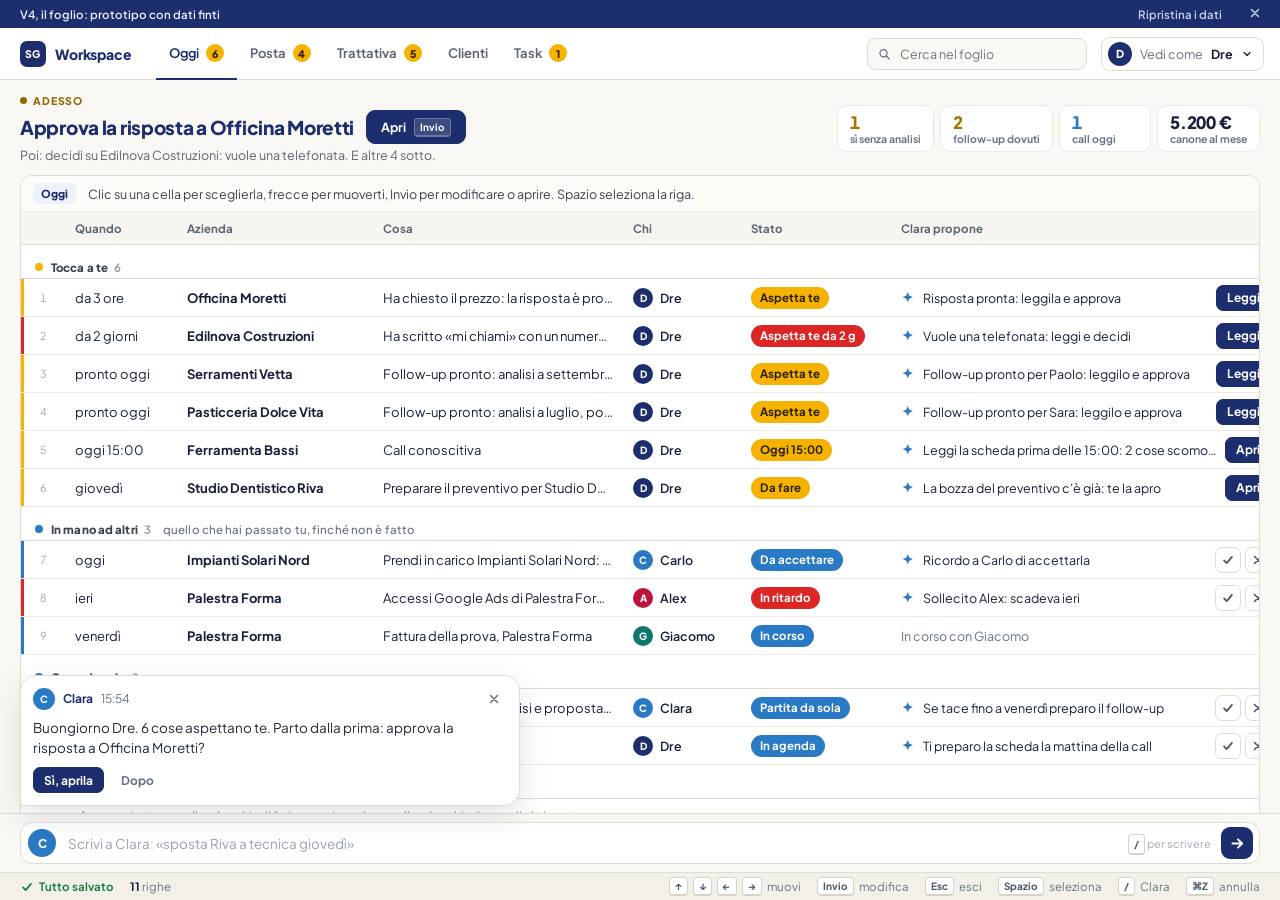
<file: lab/v4-foglio.html>
<!doctype html>
<html lang="it">
<head>
<meta charset="utf-8">
<meta name="viewport" content="width=device-width, initial-scale=1, viewport-fit=cover">
<title>V4, il foglio | Studio Galilei</title>
<link rel="icon" href="data:image/svg+xml,%3Csvg xmlns='http://www.w3.org/2000/svg' viewBox='0 0 32 32'%3E%3Crect width='32' height='32' rx='8' fill='%231C2E6E'/%3E%3C/svg%3E">
<link rel="preconnect" href="https://fonts.googleapis.com">
<link rel="preconnect" href="https://fonts.gstatic.com" crossorigin>
<link href="https://fonts.googleapis.com/css2?family=Plus+Jakarta+Sans:wght@400;500;600;700;800&display=swap" rel="stylesheet">
<style>
:root{
  --navy:#1C2E6E; --blu:#2979C4; --avorio:#FAF8F4; --ink:#16203A; --mut:#667085;
  --line:#EEEAE2; --line2:#E2DCD0; --ambra:#F5B200; --verde:#15803D; --rosso:#DC2626;
  --selbg:#EDF4FC; --hover:#FBFAF6;
}
*{box-sizing:border-box}
html,body{margin:0;height:100%}
body{font-family:'Plus Jakarta Sans',system-ui,-apple-system,sans-serif;font-size:13px;color:var(--ink);background:var(--avorio);-webkit-font-smoothing:antialiased;overflow:hidden}
button{font:inherit;color:inherit;cursor:pointer;background:none;border:0;padding:0}
input,textarea{font:inherit;color:inherit}
:focus-visible{outline:2px solid var(--blu);outline-offset:2px}
.mut{color:var(--mut)}
.ph{color:#B8BDC7;font-weight:500}
[hidden]{display:none!important}
kbd{font:700 10px/1 'Plus Jakarta Sans',sans-serif;padding:3px 5px;border:1px solid #D9D3C7;border-bottom-width:2px;border-radius:4px;background:#fff;color:#4B5563}

#app{display:flex;flex-direction:column;height:100dvh}

/* striscia */
.banner{display:flex;align-items:center;gap:10px;height:28px;padding:0 10px 0 20px;background:var(--navy);color:#E6ECF8;font-size:11.5px;font-weight:600;flex:none}
.banner .sp{flex:1}
.banner button{color:#C3CFEA;font-size:11.5px;font-weight:600;height:22px;padding:0 8px;border-radius:6px}
.banner button:hover{background:rgba(255,255,255,.12);color:#fff}

/* barra in alto */
.top{display:flex;align-items:center;gap:14px;height:52px;padding:0 16px 0 20px;background:#fff;border-bottom:1px solid var(--line2);flex:none}
.logo{display:flex;align-items:center;gap:9px;font-weight:800;color:var(--navy);font-size:14px;letter-spacing:-.01em;white-space:nowrap}
.logo i{width:26px;height:26px;border-radius:7px;background:var(--navy);color:#fff;display:grid;place-items:center;font-style:normal;font-size:10.5px;letter-spacing:.03em}
.tabs{display:flex;align-items:stretch;height:100%;margin-left:10px}
.tab{display:flex;align-items:center;gap:7px;padding:0 13px;font-weight:650;color:#5B6475;border-bottom:2px solid transparent;margin-bottom:-1px;white-space:nowrap}
.tab:hover{color:var(--navy)}
.tab.on{color:var(--navy);border-color:var(--navy)}
.bd{min-width:18px;height:18px;padding:0 5px;border-radius:9px;background:var(--ambra);color:#2A1F00;font-size:10.5px;font-weight:800;display:inline-grid;place-items:center}
.bd.z{background:#EEEAE2;color:#8A8F99}
.top .sp{flex:1}
.search{display:flex;align-items:center;gap:7px;height:32px;width:220px;padding:0 10px;border:1px solid var(--line2);border-radius:8px;background:var(--avorio);color:var(--mut)}
.search:focus-within{border-color:var(--blu);background:#fff}
.search input{border:0;outline:0;background:none;width:100%;font-size:12.5px;color:var(--ink)}
.comeb{display:flex;align-items:center;gap:8px;height:34px;padding:0 10px 0 6px;border:1px solid var(--line2);border-radius:9px;background:#fff;font-size:12.5px;white-space:nowrap}
.comeb:hover{border-color:#CFC7B8}
.comeb .lab{color:var(--mut)}

/* titolo della vista */
.head{display:flex;align-items:center;gap:20px;padding:14px 20px 12px;flex:none}
.hl{flex:1;min-width:0}
.hl-k{font-size:10.5px;font-weight:800;letter-spacing:.08em;text-transform:uppercase;color:#946800;display:flex;align-items:center;gap:6px}
.hl-k.blu{color:var(--blu)} .hl-k.verde{color:var(--verde)}
.hl-k i{width:7px;height:7px;border-radius:50%;background:currentColor}
.hl-row{display:flex;align-items:center;gap:12px;margin-top:3px;min-width:0}
.hl-t{font-size:19px;font-weight:800;color:var(--navy);letter-spacing:-.015em;white-space:nowrap;overflow:hidden;text-overflow:ellipsis;min-width:0}
.hl-s{font-size:12.5px;color:#5B6475;margin-top:3px;white-space:nowrap;overflow:hidden;text-overflow:ellipsis}
.btn{display:inline-flex;align-items:center;justify-content:center;gap:8px;height:34px;padding:0 14px;border-radius:9px;border:1px solid var(--line2);background:#fff;font-weight:700;font-size:12.5px;white-space:nowrap}
.btn:hover{border-color:#CFC7B8}
.btn.pri{background:var(--navy);border-color:var(--navy);color:#fff}
.btn.pri:hover{background:#25398A}
.btn.ok{background:var(--verde);border-color:var(--verde);color:#fff}
.btn kbd{background:rgba(255,255,255,.14);border-color:rgba(255,255,255,.25);color:#fff}
.kpis{display:flex;gap:6px;flex:none}
.kpi{display:flex;flex-direction:column;justify-content:center;background:#fff;border:1px solid var(--line);border-radius:10px;padding:6px 12px;min-width:92px;text-align:left}
button.kpi:hover{border-color:#CFC7B8}
button.kpi.on{border-color:var(--navy);box-shadow:inset 0 0 0 1px var(--navy)}
.kpi b{font-size:17px;font-weight:800;font-variant-numeric:tabular-nums;letter-spacing:-.01em;line-height:1.2}
.kpi span{font-size:10.5px;color:var(--mut);font-weight:650;white-space:nowrap}
.kpi.ambra b{color:#A87400} .kpi.verde b{color:var(--verde)} .kpi.rosso b{color:var(--rosso)} .kpi.blu b{color:var(--blu)}

/* il foglio */
.main{flex:1;display:flex;min-height:0;padding:0 20px;gap:12px}
.sheetw{flex:1;min-width:0;display:flex;flex-direction:column;background:#fff;border:1px solid var(--line2);border-bottom:0;border-radius:12px 12px 0 0;overflow:hidden}
.fx{display:flex;align-items:center;gap:12px;height:36px;padding:0 12px;border-bottom:1px solid var(--line);font-size:12.5px;background:#FDFCF9;flex:none}
.fx-ref{font-size:11px;font-weight:800;color:var(--navy);background:#EEF2FA;border-radius:6px;padding:4px 8px;white-space:nowrap}
.fx-v{flex:1;min-width:0;overflow:hidden;white-space:nowrap;text-overflow:ellipsis;color:#374151}
.fx-h{font-size:11px;color:var(--mut);white-space:nowrap}
.fx.bulk{background:#F2F7FD}
.fx.bulk b{color:var(--navy)}
.mini{display:inline-flex;align-items:center;gap:6px;height:26px;padding:0 10px;border-radius:7px;border:1px solid var(--line2);background:#fff;font-size:12px;font-weight:700;white-space:nowrap}
.mini:hover{border-color:#C9C1B2}
.mini.pri{background:var(--navy);border-color:var(--navy);color:#fff}
.mini.ghost{border-color:transparent;background:none;color:var(--mut)}
.fchips{display:flex;flex-wrap:wrap;gap:6px;padding:8px 12px;border-bottom:1px solid var(--line);flex:none}
.fchip{display:inline-flex;align-items:center;gap:6px;height:24px;padding:0 4px 0 10px;border-radius:999px;background:#EEF2FA;color:var(--navy);font-size:11.5px;font-weight:700}
.fchip button{width:18px;height:18px;border-radius:50%;display:grid;place-items:center}
.fchip button:hover{background:#DCE4F4}
.scroll{flex:1;overflow:auto;position:relative;outline:none}

table.grid{border-collapse:separate;border-spacing:0;width:100%;table-layout:fixed;min-width:900px}
.grid th{position:sticky;top:0;z-index:2;background:#F7F5F0;height:32px;text-align:left;font-size:11.5px;font-weight:700;color:#5B6475;padding:0 6px 0 10px;border-bottom:1px solid var(--line2);white-space:nowrap}
.grid th .thb{display:flex;align-items:center;gap:4px;width:100%;height:32px;text-align:left;font-weight:700;color:inherit}
.grid th .thb span{overflow:hidden;text-overflow:ellipsis}
.grid th .thm{margin-left:auto;width:20px;height:20px;border-radius:5px;display:grid;place-items:center;color:#9AA1AE;opacity:0}
.grid th:hover .thm,.grid th .thm.on{opacity:1}
.grid th .thm.on{color:var(--blu);background:#E3EEFA}
.grid th .thm:hover{background:#ECE8DF}
.grid th.num .thb{justify-content:flex-end}
.grid th.num .thm{margin-left:0}
.grid th.rn,.grid td.rn{width:44px;padding:0;text-align:center}
.grid td{height:38px;padding:0 10px;border-bottom:1px solid var(--line);white-space:nowrap;overflow:hidden;text-overflow:ellipsis;background:#fff;scroll-margin-top:34px;scroll-margin-left:44px}
.grid td.num{text-align:right;font-variant-numeric:tabular-nums;font-weight:600}
.grid tr.row:hover td{background:var(--hover)}
.grid tr.row.sel td{background:var(--selbg)}
.grid td.ed{cursor:cell}
.grid td.c.act{box-shadow:inset 0 0 0 2px var(--blu);background:#fff}
.grid tr.row.sel td.c.act{background:#F7FAFE}
.grid td.rn{color:#A3A9B5;font-size:11px;font-variant-numeric:tabular-nums;box-shadow:inset 3px 0 0 var(--sem,transparent);position:relative}
.rn .nn{display:inline}
.rn input{display:none;width:15px;height:15px;margin:0;accent-color:var(--blu);cursor:pointer}
tr.row:hover .rn .nn,tr.row.sel .rn .nn{display:none}
tr.row:hover .rn input,tr.row.sel .rn input{display:inline-block}
.grid th.rn input{width:15px;height:15px;margin:0;accent-color:var(--blu);cursor:pointer}
.grid tr.grp td{height:34px;padding:12px 12px 0 14px;background:#fff;font-size:11.5px;font-weight:800;color:#3B4252;letter-spacing:.01em;border-bottom:1px solid var(--line2)}
.gdot{display:inline-block;width:8px;height:8px;border-radius:50%;margin-right:8px;vertical-align:1px}
.gn{color:#9AA1AE;font-weight:700;margin-left:6px}
.gnota{color:var(--mut);font-weight:500;margin-left:12px}
.grid tr.vuota td{color:#9AA1AE;font-style:normal;height:34px;padding-left:58px}
.grid tfoot td{position:sticky;bottom:0;background:#F7F5F0;border-top:1px solid var(--line2);border-bottom:0;font-weight:800;height:34px}
.grid td.editing{padding:0;box-shadow:inset 0 0 0 2px var(--blu)}
.cin{width:100%;height:100%;border:0;outline:0;padding:0 10px;background:#fff;font-size:13px}
.cin.num{text-align:right}
.nuova{width:100%;height:36px;border:0;outline:0;background:none;padding:0 10px;font-size:13px}
.nuova::placeholder{color:#A3A9B5}

.azl{font-weight:700;color:var(--ink);text-align:left;max-width:100%;overflow:hidden;text-overflow:ellipsis;white-space:nowrap}
.azl:hover{color:var(--blu);text-decoration:underline;text-underline-offset:3px}

.pill{display:inline-flex;align-items:center;height:22px;padding:0 9px;border-radius:999px;font-size:11.5px;font-weight:700;white-space:nowrap;max-width:100%;overflow:hidden;text-overflow:ellipsis;vertical-align:middle}
.chip{display:inline-flex;align-items:center;gap:6px;height:22px;padding:0 8px;border-radius:6px;border:1px solid var(--cb);font-size:12px;font-weight:650;color:#1F2937;background:#fff;white-space:nowrap;vertical-align:middle}
.chip i{width:7px;height:7px;border-radius:50%;background:var(--c);flex:none}
.pers{display:inline-flex;align-items:center;gap:7px;font-weight:600;font-size:12.5px;vertical-align:middle}
.av{width:20px;height:20px;border-radius:50%;background:var(--c);color:#fff;font-size:10px;font-weight:800;display:inline-grid;place-items:center;flex:none}
.caret{color:#B5BBC6;margin-left:4px;display:none;vertical-align:middle}
td.ed:hover .caret,td.act .caret{display:inline-block}
.prog{display:flex;align-items:center;gap:8px}
.prog .bar{flex:1;height:6px;border-radius:3px;background:#EEEAE2;overflow:hidden;max-width:70px}
.prog .bar i{display:block;height:100%;background:#0D9488;border-radius:3px}
.prog span{font-size:12px;font-weight:650;color:#374151}

/* Clara nella cella */
.cl{display:flex;align-items:center;gap:8px;min-width:0;width:100%}
.cl-t{flex:1;min-width:0;overflow:hidden;text-overflow:ellipsis;white-space:nowrap;font-size:12.5px}
.spark{color:var(--blu);display:flex;flex:none}
.cl-b{display:flex;gap:4px;flex:none}
.cbtn{height:26px;min-width:26px;border-radius:7px;display:inline-grid;place-items:center;border:1px solid var(--line2);background:#fff;color:#4B5563;font-size:12px;font-weight:700}
.cbtn.si:hover{background:var(--verde);border-color:var(--verde);color:#fff}
.cbtn.no:hover{background:#F2F0EB;color:var(--rosso)}
.cbtn.pri{padding:0 10px;background:var(--navy);border-color:var(--navy);color:#fff;white-space:nowrap}
.cbtn.pri:hover{background:#25398A}
.cl.ok{color:var(--verde);font-weight:650}
.cl.ok .cl-t{color:#166534}
.cl.no .cl-t{color:#9AA1AE}
.cl.zz .cl-t{color:var(--mut)}
.lnk{color:var(--blu);font-weight:700;font-size:12px}
.perche{flex:1;min-width:0;height:26px;border:1px solid var(--blu);border-radius:6px;padding:0 8px;outline:0;font-size:12px}

/* scheda di lato */
.drawer{width:460px;flex:none;display:flex;flex-direction:column;background:#fff;border:1px solid var(--line2);border-bottom:0;border-radius:12px 12px 0 0;overflow:hidden}
.drawer.wide{width:560px}
.dw-h{display:flex;align-items:flex-start;gap:12px;padding:16px 18px 12px;border-bottom:1px solid var(--line)}
.dw-hl{flex:1;min-width:0}
.kick{font-size:10.5px;font-weight:800;letter-spacing:.08em;text-transform:uppercase;color:var(--blu)}
.dw-h h2{margin:3px 0 2px;font-size:19px;font-weight:800;color:var(--navy);letter-spacing:-.015em}
.dw-sub{font-size:12.5px;color:var(--mut)}
.x{width:32px;height:32px;border-radius:8px;display:grid;place-items:center;color:#6B7280;flex:none}
.x:hover{background:#F2F0EB}
.dw-b{flex:1;overflow:auto;padding:4px 18px 18px}
.props{display:grid;grid-template-columns:1fr 1fr;border-bottom:1px solid var(--line);margin:0 -18px;padding:6px 18px 10px;gap:2px 16px}
.pr{display:flex;flex-direction:column;gap:3px;padding:6px 0}
.pr>span{font-size:10.5px;font-weight:700;color:var(--mut);text-transform:uppercase;letter-spacing:.06em}
.pv{display:flex;align-items:center;min-height:28px;text-align:left;border-radius:6px}
button.pv{padding:0 4px;margin-left:-4px}
button.pv:hover{background:#F4F7FC}
.pv-in{height:28px;border:1px solid transparent;border-radius:6px;padding:0 6px;margin-left:-6px;font-weight:700;width:120px;outline:0;background:none}
.pv-in:hover{border-color:var(--line2)} .pv-in:focus{border-color:var(--blu);background:#fff}
.callbox{display:flex;align-items:center;gap:12px;margin:14px 0 4px;padding:10px 12px;border-radius:10px;background:#FFF8E1;border:1px solid #F6DE8D;color:#5C4300}
.callbox b{display:block;font-size:13px;color:#3D2C00}
.callbox span{font-size:12px}
.clbox{margin:12px 0 4px;padding:10px 12px;border-radius:10px;background:#F3F7FC;border:1px solid #DCE7F5}
.clbox .lbl{font-size:10.5px;font-weight:800;letter-spacing:.06em;text-transform:uppercase;color:var(--blu);margin-bottom:6px}
.clbox .cl-t{white-space:normal}
.dw-b section{padding:14px 0 2px}
.dw-b h3{margin:0 0 6px;font-size:11px;font-weight:800;letter-spacing:.07em;text-transform:uppercase;color:#4B5563}
.dw-b p{margin:0;font-size:13.5px;line-height:1.55;color:#1F2937}
.mkt{display:grid;grid-template-columns:repeat(4,1fr);border:1px solid var(--line);border-radius:10px;overflow:hidden}
.mkt div{padding:8px 10px;border-right:1px solid var(--line)}
.mkt div:last-child{border-right:0}
.mkt b{display:block;font-size:13.5px;font-weight:800;color:var(--navy);white-space:nowrap;overflow:hidden;text-overflow:ellipsis}
.mkt span{font-size:10.5px;color:var(--mut);font-weight:600}
.scom{margin:0;padding:0;list-style:none;counter-reset:s}
.scom li{counter-increment:s;display:flex;gap:10px;align-items:flex-start;padding:8px 10px;margin-bottom:6px;border-radius:8px;background:#FFFBEB;border-left:3px solid var(--ambra);font-size:13.5px;line-height:1.45}
.scom li::before{content:counter(s);font-weight:800;color:#946800}
.lista{border:1px solid var(--line);border-radius:10px;overflow:hidden}
.lista>div{display:flex;align-items:center;gap:10px;padding:8px 10px;border-bottom:1px solid var(--line);font-size:12.5px}
.lista>div:last-child{border-bottom:0}
.lista .t{flex:1;min-width:0;overflow:hidden;text-overflow:ellipsis;white-space:nowrap}
.note{width:100%;min-height:72px;border:1px solid var(--line2);border-radius:10px;padding:9px 11px;outline:0;resize:vertical;font-size:13px;line-height:1.5;background:#FDFCF9}
.note:focus{border-color:var(--blu);background:#fff}
.dw-f{display:flex;align-items:center;gap:8px;padding:12px 18px;border-top:1px solid var(--line);background:#FDFCF9;flex-wrap:wrap}
.dw-f .sp{flex:1}
.dw-f .info{font-size:12px;color:var(--mut);flex:1;min-width:0}
.perchebox{margin:12px 0 0;padding:9px 12px;border-radius:10px;background:#FFF8E1;border:1px solid #F6DE8D;font-size:13px;color:#4A3600}
.filo{display:flex;flex-direction:column;gap:10px;padding:14px 0 4px}
.msg{max-width:86%}
.msg .mb{padding:9px 12px;border-radius:12px;font-size:13px;line-height:1.5;white-space:pre-wrap}
.msg.loro .mb{background:#F2F0EB;border-top-left-radius:4px}
.msg.noi{align-self:flex-end}
.msg.noi .mb{background:#E8F0FB;border-top-right-radius:4px}
.msg .mt{font-size:10.5px;color:var(--mut);margin-top:3px;padding:0 4px}
.msg.noi .mt{text-align:right}
.bz{margin-top:14px;border:1px solid #CFE0F5;border-radius:12px;overflow:hidden}
.bz-h{display:flex;align-items:center;gap:8px;padding:8px 12px;background:#F3F7FC;font-size:12px;font-weight:700;color:var(--navy);border-bottom:1px solid #DCE7F5}
.bz-h span{margin-left:auto;font-weight:500;color:var(--mut)}
.bz textarea{display:block;width:100%;min-height:230px;border:0;outline:0;padding:12px 14px;font-size:13.5px;line-height:1.6;resize:vertical;background:#fff}
.decidi{margin-top:14px;padding:12px;border:1px dashed var(--line2);border-radius:12px;display:flex;flex-direction:column;gap:8px}
.decidi p{font-size:13px}
.pin{flex:1;min-width:160px;height:34px;border:1px solid var(--blu);border-radius:9px;padding:0 10px;outline:0}

/* Clara in basso */
.clara{position:relative;display:flex;flex-direction:column;padding:8px 20px;flex:none;background:var(--avorio);border-top:1px solid var(--line2)}
.cbar{display:flex;align-items:center;gap:10px;height:42px;background:#fff;border:1px solid var(--line2);border-radius:12px;padding:0 6px 0 7px}
.cbar:focus-within{border-color:var(--blu);box-shadow:0 0 0 3px rgba(41,121,196,.14)}
.cav{width:28px;height:28px;border-radius:50%;background:var(--blu);color:#fff;display:grid;place-items:center;font-weight:800;font-size:12px;flex:none;position:relative}
.cav.s{width:22px;height:22px;font-size:10px}
.cav .dotn{position:absolute;right:-1px;top:-1px;width:9px;height:9px;border-radius:50%;background:var(--ambra);border:2px solid #fff}
.cbar input{flex:1;min-width:0;border:0;outline:0;background:none;font-size:13.5px;height:100%}
.cbar input::placeholder{color:#9AA1AE}
.csend{width:32px;height:32px;border-radius:9px;display:grid;place-items:center;background:var(--navy);color:#fff;flex:none}
.cbar .hint{font-size:11px;color:#A3A9B5;white-space:nowrap}
.sugg{display:flex;gap:6px;flex-wrap:wrap;padding:0 0 8px}
.sugg button{height:28px;padding:0 11px;border-radius:999px;border:1px solid #D5E3F5;background:#F3F7FC;color:var(--navy);font-size:12px;font-weight:650}
.sugg button:hover{background:#E6EFFA}
.bolla{position:absolute;left:20px;bottom:calc(100% + 8px);width:min(500px,calc(100% - 40px));z-index:30}
.bl{background:#fff;border:1px solid var(--line2);border-radius:16px 16px 16px 4px;box-shadow:0 10px 30px rgba(20,30,60,.13);padding:10px 12px 12px}
.bl-h{display:flex;align-items:center;gap:8px;font-size:12px}
.bl-h b{color:var(--navy)}
.bl-h .x{width:26px;height:26px;margin-left:auto}
.bl-t{margin-top:6px;font-size:13.5px;line-height:1.5;color:#1F2937}
.bl-a{display:flex;gap:6px;margin-top:9px;flex-wrap:wrap}
.storia{max-height:300px;overflow:auto;display:flex;flex-direction:column;gap:8px;margin-top:8px}
.storia .m{max-width:88%;padding:7px 10px;border-radius:12px;font-size:12.5px;line-height:1.45;background:#F3F7FC}
.storia .m.io{align-self:flex-end;background:#EEF2FA;color:var(--navy);font-weight:600}
.storia .m small{display:block;color:var(--mut);font-size:10px;margin-top:2px}

/* barra di stato */
.status{display:flex;align-items:center;gap:16px;height:28px;padding:0 20px;font-size:11.5px;color:#6B7280;background:#F3F0E9;border-top:1px solid var(--line2);flex:none;white-space:nowrap;overflow:hidden}
.status .sv{display:flex;align-items:center;gap:5px;color:var(--verde);font-weight:650}
.status .sp{flex:1}
.status .k{display:flex;align-items:center;gap:5px}
.status b{color:var(--ink)}

/* popover, toast */
.pop{position:fixed;z-index:75;min-width:210px;max-width:320px;background:#fff;border:1px solid var(--line2);border-radius:12px;box-shadow:0 14px 40px rgba(20,30,60,.18);padding:6px}
.pop-t{font-size:10.5px;font-weight:800;letter-spacing:.07em;text-transform:uppercase;color:var(--mut);padding:6px 8px 6px}
.pop-q{width:100%;height:32px;border:1px solid var(--line2);border-radius:8px;padding:0 9px;outline:0;margin-bottom:4px}
.pop-q:focus{border-color:var(--blu)}
.pop-l{max-height:320px;overflow:auto}
.opt{display:flex;align-items:center;gap:8px;width:100%;min-height:34px;padding:0 8px;border-radius:8px;text-align:left;font-size:13px}
.opt:hover,.opt.hi{background:var(--selbg)}
.opt svg{margin-left:auto;color:var(--blu)}
.opt svg:first-child{margin-left:0}
.opt .rl{color:var(--mut);font-size:11.5px;margin-left:auto}
.pop hr{border:0;border-top:1px solid var(--line);margin:5px 2px}
.pop label.opt{cursor:pointer}
.pop label.opt input{accent-color:var(--blu);width:15px;height:15px;margin:0}
.velo{position:fixed;inset:0;background:rgba(15,20,40,.32);z-index:74}
.toast{position:fixed;right:24px;bottom:110px;z-index:70;display:flex;align-items:center;gap:14px;background:var(--navy);color:#fff;padding:10px 12px 10px 14px;border-radius:10px;font-size:12.5px;font-weight:600;box-shadow:0 10px 30px rgba(20,30,60,.25);max-width:460px}
.toast button{color:var(--ambra);font-weight:800}

.mtabs{display:none}
.cards{display:none}

/* ---------- telefono ---------- */
@media (max-width:760px){
  body{overflow-x:hidden;overflow-y:auto;font-size:14px}
  #app{height:auto;min-height:100dvh;padding-bottom:calc(132px + env(safe-area-inset-bottom))}
  .banner{padding-left:14px;font-size:11px}
  .banner .rip{display:none}
  .top{height:54px;padding:0 12px 0 14px;position:sticky;top:0;z-index:20}
  .tabs,.search{display:none}
  .logo .nm{font-size:16px}
  .comeb{height:40px}
  .comeb .lab{display:none}
  .head{flex-direction:column;align-items:stretch;gap:12px;padding:14px 14px 10px}
  .hl-t{font-size:18px;white-space:normal}
  .hl-s{white-space:normal}
  .hl-row{flex-direction:column;align-items:stretch;gap:10px}
  .hl-row .btn{height:48px;font-size:14.5px;border-radius:12px}
  .hl-row .btn kbd{display:none}
  .kpis{display:flex;gap:6px;overflow-x:auto;margin:0 -14px;padding:0 14px;scrollbar-width:none}
  .kpis::-webkit-scrollbar{display:none}
  .kpi{min-width:104px;flex:none;padding:7px 10px}
  .kpi span{white-space:normal;line-height:1.2}
  .main{display:block;padding:0}
  .sheetw{border:0;background:none;border-radius:0;overflow:visible}
  .fx{display:none}
  .fchips{border:0;padding:4px 14px 2px}
  .scroll{overflow:visible}
  table.grid{display:none}
  .cards{display:block;padding:0 0 8px}
  .cg{display:flex;align-items:center;padding:16px 16px 6px;font-size:12px;font-weight:800;color:#3B4252;text-transform:uppercase;letter-spacing:.05em}
  .cg .gnota{display:none}
  .cvuota{margin:0 12px;padding:12px 14px;border:1px dashed var(--line2);border-radius:12px;color:#8A909C;font-size:13px}
  .card{position:relative;margin:0 12px 8px;padding:12px 14px 12px 16px;background:#fff;border:1px solid var(--line);border-radius:14px;box-shadow:inset 4px 0 0 var(--sem,transparent);cursor:pointer}
  .card:active{background:#FBFAF6}
  .cd-1{display:flex;align-items:flex-start;gap:10px}
  .cd-1 b{flex:1;min-width:0;font-size:15px;font-weight:800;color:var(--navy);line-height:1.3}
  .cd-2{margin-top:4px;font-size:13.5px;color:#374151;line-height:1.45;display:-webkit-box;-webkit-line-clamp:2;-webkit-box-orient:vertical;overflow:hidden}
  .cd-m{display:flex;flex-wrap:wrap;align-items:center;gap:6px 10px;margin-top:8px;font-size:12.5px;color:var(--mut)}
  .cd-m button{min-height:44px;display:inline-flex;align-items:center;margin:-6px 0}
  .cd-1 button{min-height:44px;margin:-11px 0;display:inline-flex;align-items:center}
  .cbar .cav{width:36px;height:36px}
  .cd-c{margin-top:10px;padding:8px 8px 8px 10px;border-radius:12px;background:#F3F7FC}
  .cd-c .cl-t{white-space:normal;font-size:13px;line-height:1.4}
  .cd-c .cbtn{height:44px;min-width:44px;border-radius:11px;font-size:13.5px}
  .cd-c .cbtn.pri{padding:0 14px}
  .drawer,.drawer.wide{position:fixed;inset:0;width:auto;z-index:50;border:0;border-radius:0}
  .dw-h{padding:12px 12px 10px 16px}
  .dw-h .mini{height:44px;margin-top:0!important;padding:0 14px;border-radius:10px}
  .bz-h span{display:none}
  .x{width:44px;height:44px}
  .dw-b{padding:4px 16px 16px}
  .mkt{grid-template-columns:1fr 1fr}
  .mkt div:nth-child(2){border-right:0}
  .mkt div:nth-child(-n+2){border-bottom:1px solid var(--line)}
  .dw-f{padding:10px 12px calc(10px + env(safe-area-inset-bottom))}
  .dw-f .btn{height:48px;flex:1;font-size:14px;border-radius:12px}
  .dw-f .btn kbd{display:none}
  .dw-f .info{flex-basis:100%}
  .clara{position:fixed;left:0;right:0;bottom:calc(60px + env(safe-area-inset-bottom));z-index:40;padding:8px 12px}
  .cbar{height:46px}
  .cbar .hint{display:none}
  .csend{width:36px;height:36px}
  .bolla{left:12px;width:calc(100% - 24px)}
  .status{display:none}
  .mtabs{display:grid;grid-template-columns:repeat(5,1fr);position:fixed;left:0;right:0;bottom:0;height:calc(60px + env(safe-area-inset-bottom));padding-bottom:env(safe-area-inset-bottom);background:#fff;border-top:1px solid var(--line2);z-index:41}
  .mt{display:flex;flex-direction:column;align-items:center;justify-content:center;gap:3px;font-size:10.5px;font-weight:700;color:#6B7280;position:relative}
  .mt.on{color:var(--navy)}
  .mt .bd{position:absolute;top:5px;left:calc(50% + 6px);height:16px;min-width:16px;font-size:10px}
  .pop{left:0!important;right:0;top:auto!important;bottom:0;max-width:none;border-radius:18px 18px 0 0;padding:8px 10px calc(12px + env(safe-area-inset-bottom))}
  .opt{min-height:48px;font-size:14.5px}
  .toast{left:12px;right:12px;bottom:calc(128px + env(safe-area-inset-bottom));max-width:none}
}
</style>
</head>
<body>
<div id="app">
  <div id="banner"></div>
  <header class="top">
    <div class="logo"><i>SG</i><span class="nm">Workspace</span></div>
    <nav id="tabs" class="tabs" aria-label="Fogli"></nav>
    <div class="sp"></div>
    <label class="search"><svg width="14" height="14" viewBox="0 0 16 16" aria-hidden="true"><circle cx="7" cy="7" r="4.5" fill="none" stroke="currentColor" stroke-width="1.6"/><path d="M10.5 10.5L14 14" stroke="currentColor" stroke-width="1.6" stroke-linecap="round"/></svg><input id="cerca" placeholder="Cerca nel foglio" aria-label="Cerca nel foglio" autocomplete="off"></label>
    <div id="come"></div>
  </header>
  <section id="head" class="head"></section>
  <main class="main">
    <div class="sheetw">
      <div id="fx" class="fx"></div>
      <div id="fchips" class="fchips" hidden></div>
      <div id="scroll" class="scroll" tabindex="-1"><div id="grid"></div></div>
    </div>
    <aside id="drawer" class="drawer" hidden></aside>
  </main>
  <div id="clara" class="clara">
    <div id="bolla" class="bolla"></div>
    <div id="sugg" class="sugg" hidden></div>
    <form id="cform" class="cbar" autocomplete="off">
      <button type="button" id="cav" class="cav" aria-label="Conversazione con Clara">C</button>
      <input id="cmd" placeholder="Scrivi a Clara: «sposta Riva a tecnica giovedì»" aria-label="Scrivi a Clara">
      <span class="hint"><kbd>/</kbd> per scrivere</span>
      <button class="csend" aria-label="Manda a Clara"><svg width="15" height="15" viewBox="0 0 16 16" aria-hidden="true"><path d="M2.5 8h10M8.5 3.5L13 8l-4.5 4.5" fill="none" stroke="currentColor" stroke-width="1.9" stroke-linecap="round" stroke-linejoin="round"/></svg></button>
    </form>
  </div>
  <footer id="status" class="status"></footer>
  <nav id="mtabs" class="mtabs" aria-label="Fogli"></nav>
</div>
<div id="velo" class="velo" hidden></div>
<div id="pop" class="pop" hidden></div>
<div id="toast" class="toast" role="status" hidden></div>

<script src="dati.js"></script>
<script>
(function () {
'use strict';
const L = window.LAB;
const KEY = 'lab-v4-foglio';
const OGGI = new Date(L.oggi + 'T09:00:00');
const GIORNI = ['domenica', 'lunedì', 'martedì', 'mercoledì', 'giovedì', 'venerdì', 'sabato'];

const TAPPE = [
  ['risposta', 'Risposta', '#94A3B8'], ['analisi', 'Analisi', '#60A5FA'], ['follow_up', 'Follow-up', '#2979C4'],
  ['conoscitiva', 'Conoscitiva', '#4F46E5'], ['tecnica', 'Tecnica', '#1C2E6E'], ['avvio', 'Avvio', '#0F766E'],
  ['prova', 'Prova', '#0D9488'], ['cliente', 'Cliente', '#15803D'],
];
const TAPPA = {}; TAPPE.forEach(([k, l, c], i) => { TAPPA[k] = { k, l, c, i }; });
const SEM = { ambra: ['#F5B200', '#2A1F00'], rosso: ['#DC2626', '#fff'], blu: ['#2979C4', '#fff'], verde: ['#15803D', '#fff'], grigio: ['#E8E4DB', '#4B5563'] };
const RANGO = { rosso: 0, ambra: 1, blu: 2, verde: 3, grigio: 4 };
const STATI_TASK = [['da accettare', 'Da accettare', 'ambra'], ['da fare', 'Da fare', 'ambra'], ['in corso', 'In corso', 'blu'], ['in ritardo', 'In ritardo', 'rosso'], ['fatto', 'Fatto', 'verde']];
const FIT = [['SI', 'Sì', '#15803D'], ['FORSE', 'Forse', '#B45309'], ['NO', 'No', '#9CA3AF']];
const PERS = {}; L.squadra.forEach(p => { PERS[p.id] = p; });
PERS.clara = { id: 'clara', nome: 'Clara', ruolo: 'Assistente', colore: '#2979C4' };
const VISTE = [['oggi', 'Oggi'], ['posta', 'Posta'], ['trattativa', 'Trattativa'], ['clienti', 'Clienti'], ['task', 'Task']];

const ic = {
  check: '<svg width="14" height="14" viewBox="0 0 16 16" aria-hidden="true"><path d="M3.5 8.5l3 3 6-7" fill="none" stroke="currentColor" stroke-width="2" stroke-linecap="round" stroke-linejoin="round"/></svg>',
  x: '<svg width="14" height="14" viewBox="0 0 16 16" aria-hidden="true"><path d="M4 4l8 8M12 4l-8 8" fill="none" stroke="currentColor" stroke-width="1.8" stroke-linecap="round"/></svg>',
  spark: '<svg width="14" height="14" viewBox="0 0 16 16" aria-hidden="true"><path d="M8 1.5c.5 3.2 1.8 4.6 5 5.2v.6c-3.2.6-4.5 2-5 5.2h-.5c-.5-3.2-1.8-4.6-5-5.2v-.6c3.2-.6 4.5-2 5-5.2z" fill="currentColor"/></svg>',
  chev: '<svg width="12" height="12" viewBox="0 0 16 16" aria-hidden="true"><path d="M4 6l4 4 4-4" fill="none" stroke="currentColor" stroke-width="1.8" stroke-linecap="round" stroke-linejoin="round"/></svg>',
  up: '<svg width="11" height="11" viewBox="0 0 16 16" aria-hidden="true"><path d="M8 13V3M4 7l4-4 4 4" fill="none" stroke="currentColor" stroke-width="1.9" stroke-linecap="round" stroke-linejoin="round"/></svg>',
  down: '<svg width="11" height="11" viewBox="0 0 16 16" aria-hidden="true"><path d="M8 3v10M4 9l4 4 4-4" fill="none" stroke="currentColor" stroke-width="1.9" stroke-linecap="round" stroke-linejoin="round"/></svg>',
  filt: '<svg width="12" height="12" viewBox="0 0 16 16" aria-hidden="true"><path d="M2.5 3.5h11l-4.2 5v4l-2.6 1.2V8.5z" fill="none" stroke="currentColor" stroke-width="1.6" stroke-linejoin="round"/></svg>',
  cal: '<svg width="20" height="20" viewBox="0 0 20 20" aria-hidden="true"><rect x="3" y="4.5" width="14" height="12" rx="2.5" fill="none" stroke="currentColor" stroke-width="1.6"/><path d="M3 8.5h14M7 2.8v3M13 2.8v3" stroke="currentColor" stroke-width="1.6" stroke-linecap="round"/></svg>',
  arrow: '<svg width="13" height="13" viewBox="0 0 16 16" aria-hidden="true"><path d="M2.5 8h10M8.5 3.5L13 8l-4.5 4.5" fill="none" stroke="currentColor" stroke-width="1.9" stroke-linecap="round" stroke-linejoin="round"/></svg>',
  t_oggi: '<svg width="22" height="22" viewBox="0 0 24 24" aria-hidden="true"><circle cx="12" cy="12" r="4" fill="none" stroke="currentColor" stroke-width="1.8"/><path d="M12 2.5v2.5M12 19v2.5M2.5 12H5M19 12h2.5M5.3 5.3l1.8 1.8M16.9 16.9l1.8 1.8M5.3 18.7l1.8-1.8M16.9 7.1l1.8-1.8" stroke="currentColor" stroke-width="1.8" stroke-linecap="round"/></svg>',
  t_posta: '<svg width="22" height="22" viewBox="0 0 24 24" aria-hidden="true"><rect x="3" y="5" width="18" height="14" rx="3" fill="none" stroke="currentColor" stroke-width="1.8"/><path d="M4 7l8 6 8-6" fill="none" stroke="currentColor" stroke-width="1.8" stroke-linejoin="round"/></svg>',
  t_trattativa: '<svg width="22" height="22" viewBox="0 0 24 24" aria-hidden="true"><path d="M4 6h10M4 12h13M4 18h16" stroke="currentColor" stroke-width="1.8" stroke-linecap="round"/><circle cx="17" cy="6" r="2" fill="currentColor"/></svg>',
  t_clienti: '<svg width="22" height="22" viewBox="0 0 24 24" aria-hidden="true"><rect x="3" y="7" width="18" height="13" rx="3" fill="none" stroke="currentColor" stroke-width="1.8"/><path d="M9 7V5.5A1.5 1.5 0 0 1 10.5 4h3A1.5 1.5 0 0 1 15 5.5V7M3 12.5h18" fill="none" stroke="currentColor" stroke-width="1.8"/></svg>',
  t_task: '<svg width="22" height="22" viewBox="0 0 24 24" aria-hidden="true"><rect x="3.5" y="3.5" width="17" height="17" rx="4" fill="none" stroke="currentColor" stroke-width="1.8"/><path d="M8 12.5l2.7 2.7L16.5 9" fill="none" stroke="currentColor" stroke-width="1.8" stroke-linecap="round" stroke-linejoin="round"/></svg>',
};

// ---------- stato salvato ----------
function iniziale() {
  const D = JSON.parse(JSON.stringify(L));
  D.aziende.forEach(a => { a.chi = { avvio: 'carlo', prova: 'carlo', cliente: 'salvatore' }[a.tappa] || 'dre'; a.note = ''; });
  const primo = {
    a3: { quando: '12/9', testo: 'Buongiorno Paolo, le lascio l’analisi su come Serramenti Vetta appare su Google. Se le va, ne parliamo in una chiamata di venti minuti.' },
    a6: { quando: '22/7', testo: 'Buongiorno Sara, ecco l’analisi su Pasticceria Dolce Vita che le avevo promesso. Quando rientra dalle ferie ne parliamo volentieri.' },
  };
  const posta = [];
  D.conversazioni.forEach(c => posta.push({ id: c.id, tipo: c.bozza ? 'Risposta' : 'Da decidere', azienda: c.azienda, aspetta: c.aspetta, perche: c.perche, filo: c.filo, bozza: c.bozza, stato: 'da approvare' }));
  D.seguiti.forEach(s => posta.push({ id: s.id, tipo: 'Follow-up', azienda: s.azienda, aspetta: 'pronto oggi', perche: s.perche, giorno: s.giorno, filo: [Object.assign({ chi: 'noi' }, primo[s.azienda])], bozza: s.bozza, stato: 'da approvare' }));
  posta.push({ id: 'p9', tipo: 'Analisi', azienda: 'a4', aspetta: 'partita il 4/10', perche: 'Ha detto sì il 3/10: analisi e proposta di call partite da sole', filo: [
    { chi: 'loro', quando: '3/10', testo: 'Sì, mi interessa: mandatemi pure l’analisi.' },
    { chi: 'noi', quando: '4/10', testo: 'Buongiorno Anna, ecco l’analisi su Agriturismo Colle Verde. Le propongo una chiamata di venti minuti: dal calendario sceglie lei il momento.' }], bozza: null, stato: 'corre' });
  return { v: 3, vista: 'oggi', come: 'dre', aziende: D.aziende, task: D.task, posta, call: D.call, clara: {}, log: [], banner: true, sort: {}, filtri: {} };
}
let S = null;
try { S = JSON.parse(localStorage.getItem(KEY)); } catch (e) { S = null; }
if (!S || S.v !== 3) S = iniziale();

const U = { cur: null, edit: null, sel: new Set(), drawer: null, pop: null, undo: [], chat: [], bolla: null, storia: false, cerca: '', mobile: false, saved: null, props: {}, chiedi: null, scarta: false };
let NAV = [], COLS = [], F = null;

// ---------- piccoli aiuti ----------
const $ = s => document.querySelector(s);
const h = s => String(s == null ? '' : s).replace(/[&<>"']/g, c => ({ '&': '&amp;', '<': '&lt;', '>': '&gt;', '"': '&quot;', "'": '&#39;' }[c]));
const az = id => S.aziende.find(a => a.id === id);
const cap = s => s ? s.charAt(0).toUpperCase() + s.slice(1) : s;
const nome = id => PERS[id] ? PERS[id].nome : id;
const ad = id => (/^[aeiou]/i.test(nome(id)) ? 'ad ' : 'a ') + nome(id);
function gg(d) { return Math.round((OGGI - new Date(d + 'T09:00:00')) / 864e5); }
function quandoBreve(d) { const n = gg(d); if (n <= 0) return 'oggi'; if (n === 1) return 'ieri'; const x = new Date(d + 'T09:00:00'); return x.getDate() + '/' + (x.getMonth() + 1); }
function mille(n) { return String(Math.round(Number(n))).replace(/\B(?=(\d{3})+(?!\d))/g, '.'); }
function euro(n) { return n ? mille(n) + ' €' : ''; }
function ora() { const d = new Date(); return d.getHours() + ':' + String(d.getMinutes()).padStart(2, '0'); }
function norm(s) { return String(s || '').toLowerCase().normalize('NFD').replace(/[̀-ͯ]/g, '').replace(/[’']/g, ' ').replace(/[«»"?!,]/g, ' ').replace(/\s+/g, ' ').trim(); }
function salva() { try { localStorage.setItem(KEY, JSON.stringify(S)); } catch (e) { /* niente */ } U.saved = ora(); }
function log(testo, azienda, per, chi) { S.log.unshift({ id: 'l' + Date.now() + Math.random().toString(36).slice(2, 5), ora: ora(), chi: chi || S.come, testo, azienda: azienda || null, per: per || [] }); }

// ---------- pezzi visivi ----------
function pill(st) { const c = SEM[st[0]] || SEM.grigio; return `<span class="pill" style="background:${c[0]};color:${c[1]}">${h(st[1])}</span>`; }
function chipC(l, c) { return `<span class="chip" style="--c:${c};--cb:${c}55"><i></i>${h(l)}</span>`; }
function chip(t) { return t ? chipC(t.l, t.c) : ''; }
function pers(id) { const p = PERS[id]; if (!p) return id === 'loro' ? '<span class="mut">loro</span>' : ''; return `<span class="pers"><span class="av" style="--c:${p.colore}">${h(p.nome[0])}</span>${h(p.nome)}</span>`; }
function fitChip(v) { const f = FIT.find(x => x[0] === v) || FIT[2]; return chipC(f[1], f[2]); }
const caret = `<span class="caret">${ic.chev}</span>`;

// ---------- lo stato di un'azienda, visto da chi guarda ----------
function chiDeve(a) {
  if (S.posta.some(p => p.azienda === a.id && (p.stato === 'da approvare' || p.stato === 'approvata'))) return 'dre';
  const t = S.task.find(t => t.azienda === a.id && t.stato !== 'fatto' && t.stato !== 'in corso');
  if (t) return t.a;
  const c = S.call.find(c => c.azienda === a.id && c.quando.startsWith('oggi'));
  if (c) return c.chi[0];
  if (a.palla === 'noi') return a.chi;
  if (a.palla === 'loro') return 'loro';
  return a.palla;
}
function statoAz(a) {
  const rit = S.task.find(t => t.azienda === a.id && t.stato === 'in ritardo');
  if (rit) return ['rosso', rit.a === S.come ? 'In ritardo, tua' : 'In ritardo: ' + nome(rit.a)];
  const w = chiDeve(a), n = gg(a.ultima);
  const p = S.posta.find(p => p.azienda === a.id && p.stato === 'da approvare');
  const m = p && /(\d+) giorn/.exec(p.aspetta);
  if (m) return ['rosso', (w === S.come ? 'Aspetta te' : 'Aspetta ' + nome(w)) + ' da ' + m[1] + ' g'];
  if (w === 'loro') return n >= 14 ? ['rosso', 'Ferma da ' + n + ' g'] : ['blu', 'Tocca a loro'];
  if (w === S.come) return ['ambra', 'Aspetta te'];
  if (p || S.task.some(t => t.azienda === a.id && t.stato === 'da accettare' && t.a === w)) return ['blu', 'Aspetta ' + nome(w)];
  if (a.tappa === 'cliente' && !S.task.some(t => t.azienda === a.id && t.stato !== 'fatto')) return ['verde', 'A posto'];
  return ['blu', 'Con ' + nome(w)];
}
function semTask(t) {
  const s = STATI_TASK.find(x => x[0] === t.stato) || STATI_TASK[1];
  let sem = s[2];
  if (sem === 'ambra' && t.a !== S.come) sem = 'blu';
  return [sem, s[1]];
}
function semPosta(p) {
  const dre = S.come === 'dre';
  if (p.stato === 'da approvare') { const m = /(\d+) giorn/.exec(p.aspetta); if (m) return ['rosso', (dre ? 'Aspetta te' : 'Aspetta Dre') + ' da ' + m[1] + ' g']; return dre ? ['ambra', 'Aspetta te'] : ['blu', 'Aspetta Dre']; }
  if (p.stato === 'approvata') return dre ? ['ambra', 'Da mandare'] : ['blu', 'Approvata'];
  if (p.stato === 'corre') return ['blu', 'Partita da sola'];
  if (p.stato === 'mandata') return ['verde', 'Mandata'];
  if (p.stato === 'gestita') return ['verde', 'Gestita'];
  return ['grigio', 'Scartata'];
}

// ---------- Clara: la prossima mossa per ogni riga ----------
function propPosta(p) {
  const a = az(p.azienda);
  if (p.stato === 'da approvare') {
    if (!p.bozza) return { id: 'l-' + p.id, tipo: 'leggi', posta: p.id, testo: 'Vuole una telefonata: leggi e decidi', perche: p.perche };
    return { id: 'l-' + p.id, tipo: 'leggi', posta: p.id, testo: p.tipo === 'Follow-up' ? 'Follow-up pronto per ' + a.persona.split(' ')[0] + ': leggilo e approva' : 'Risposta pronta: leggila e approva', perche: 'La bozza nasce dal filo: ' + p.perche };
  }
  if (p.stato === 'approvata') return { id: 'm-' + p.id, tipo: 'manda', posta: p.id, testo: 'Copiata: mandala da Smartlead', perche: 'Clara non manda niente da sola: la copi su Smartlead e poi segni che è partita.' };
  if (p.stato === 'corre') return propAz(a);
  return null;
}
function propTask(t) {
  const n = nome(t.a);
  if (t.stato === 'fatto') return null;
  if (t.stato === 'da accettare') {
    if (t.a === S.come) return { id: t.id + ':accetta', tipo: 'accetta', task: t.id, testo: 'Accettala: te l’ha passata ' + nome(t.da), perche: t.titolo };
    return { id: t.id + ':ricorda', tipo: 'ok', testo: 'Ricordo ' + ad(t.a) + ' di accettarla', esito: 'Scritto ' + ad(t.a) + ': la task aspetta che la prenda.', perche: 'Una task passata e non accettata non deve restare ferma senza che nessuno se ne accorga.' };
  }
  if (t.stato === 'in ritardo') {
    if (t.a === S.come) return { id: t.id + ':oggi', tipo: 'scad', task: t.id, testo: 'Spostala a oggi e avviso ' + nome(t.da), esito: 'Scadenza a oggi, ' + nome(t.da) + ' lo sa.', perche: 'Scadeva ' + t.scadenza + '.' };
    return { id: t.id + ':soll', tipo: 'ok', testo: 'Sollecito ' + n + ': scadeva ' + t.scadenza, esito: 'Sollecito mandato ' + ad(t.a) + '.', perche: 'La task «' + t.titolo + '» è ferma.' };
  }
  if (t.da === 'clara' && t.a === S.come && t.azienda) return { id: t.id + ':apri', tipo: 'scheda', az: t.azienda, testo: 'La bozza del preventivo c’è già: te la apro', perche: 'Nasce dalla conoscitiva, non da pagina vuota.' };
  if (t.a === S.come) return { id: t.id + ':fatta', tipo: 'fatta', task: t.id, testo: 'Quando hai finito, segnala fatta', perche: t.titolo };
  return { id: t.id + ':zz', tipo: 'nulla', testo: 'In corso con ' + n };
}
function propAz(a) {
  const p = S.posta.find(p => p.azienda === a.id && (p.stato === 'da approvare' || p.stato === 'approvata'));
  if (p) return propPosta(p);
  const tr = S.task.find(t => t.azienda === a.id && t.stato === 'in ritardo') || S.task.find(t => t.azienda === a.id && t.stato === 'da accettare');
  if (tr) return propTask(tr);
  const c = S.call.find(c => c.azienda === a.id);
  switch (a.tappa) {
    case 'risposta': return { id: a.id + ':an', tipo: 'ok', testo: 'Preparo l’analisi e la faccio partire', esito: 'Analisi in preparazione: la trovi in Posta da approvare.' };
    case 'analisi': return { id: a.id + ':attendi', tipo: 'ok', testo: 'Se tace fino a venerdì preparo il follow-up', esito: 'Venerdì 9 il follow-up di ' + a.nome + ' è in fila.', perche: a.dove };
    case 'follow_up': return { id: a.id + ':fu', tipo: 'ok', testo: 'Preparo un nuovo follow-up dal filo', esito: 'Follow-up in preparazione: lo trovi in Posta.' };
    case 'conoscitiva':
      if (c && c.quando.startsWith('oggi')) return { id: a.id + ':scheda', tipo: 'scheda', az: a.id, testo: 'Leggi la scheda prima delle ' + c.quando.slice(5) + ': ' + a.scomode.length + ' cose scomode', perche: a.dove };
      return { id: a.id + ':fissa', tipo: 'ok', testo: 'Gli riscrivo per fissare giovedì 8', esito: 'Bozza pronta in Posta per fissare giovedì 8.', perche: a.dove };
    case 'tecnica':
      if (c && !c.quando.startsWith('oggi')) return { id: a.id + ':dopo', tipo: 'ok', testo: 'Finita la tecnica di ' + c.quando.split(',')[0] + ', ti chiedo se passarlo a Carlo', esito: c.quando.split(',')[0] + ', a fine call, ti chiedo se passare ' + a.nome + ' a Carlo.', perche: a.dove };
      return { id: a.id + ':passa', tipo: 'passa', az: a.id, testo: 'Passalo a Carlo: la tecnica è fatta', perche: a.dove };
    case 'avvio': return { id: a.id + ':kick', tipo: 'ok', testo: 'Preparo la scaletta per l’avvio di lunedì', esito: 'Scaletta dell’avvio pronta nella scheda di ' + a.nome + '.', perche: a.dove };
    case 'prova': return { id: a.id + ':meta', tipo: 'task', testo: 'Giorno ' + gg('2026-09-15') + ' di 60: metto il punto di metà prova', esito: 'Task a Carlo: punto di metà prova con ' + a.persona + ', lunedì.', nuova: { titolo: 'Punto di metà prova con ' + a.persona, a: 'carlo', scadenza: 'lunedì', azienda: a.id }, perche: a.dove };
    case 'cliente': return { id: a.id + ':report', tipo: 'ok', testo: 'Bozza del report di settembre per Salvatore', esito: 'Bozza del report allegata alla task di Salvatore.', perche: a.dove };
  }
  return null;
}
function regProp(pr) { if (pr) U.props[pr.id] = pr; return pr; }
function cellaClara(pr) {
  if (!pr) return '';
  regProp(pr);
  const st = S.clara[pr.id];
  if (st && st.si) return `<span class="cl ok">${ic.check}<span class="cl-t">${h(st.esito || 'Fatto')}</span><button class="lnk" data-ripristina="${pr.id}">annulla</button></span>`;
  if (st && st.no) {
    if (U.chiedi === pr.id) return `<span class="cl no"><input class="perche" data-perche="${pr.id}" placeholder="Perché no? Invio per salvare" aria-label="Perché no"></span>`;
    return `<span class="cl no"><span class="cl-t">No${st.perche ? ': ' + h(st.perche) : ''}</span><button class="lnk" data-ripristina="${pr.id}">ripristina</button></span>`;
  }
  if (pr.tipo === 'nulla') return `<span class="cl zz"><span class="cl-t">${h(pr.testo)}</span></span>`;
  const uno = { leggi: 'Leggi', scheda: 'Apri', manda: 'Fatto, l’ho mandata', passa: 'Passa a Carlo', accetta: 'Accetta', fatta: 'Fatta' }[pr.tipo];
  const no = ['passa', 'accetta'].includes(pr.tipo) || !uno;
  const btn = uno ? `<button class="cbtn pri" data-si="${pr.id}">${h(uno)}</button>` : `<button class="cbtn si" data-si="${pr.id}" title="Sì (Invio)" aria-label="Sì">${ic.check}</button>`;
  return `<span class="cl"><i class="spark">${ic.spark}</i><span class="cl-t">${h(pr.testo)}</span><span class="cl-b">${btn}${no ? `<button class="cbtn no" data-no="${pr.id}" title="No (Canc)" aria-label="No">${ic.x}</button>` : ''}</span></span>`;
}

function siClara(pr) {
  if (!pr) return;
  switch (pr.tipo) {
    case 'leggi': return apriPosta(pr.posta);
    case 'scheda': return apriAz(pr.az);
    case 'manda': return mandata(pr.posta);
    case 'passa': return passaACarlo(pr.az);
    case 'accetta': { const t = S.task.find(x => x.id === pr.task); return muta('Presa in carico', () => statoTask(t, 'in corso')), dici('Fatta: ' + nome(t.da) + ' vede che l’hai presa. ' + (az(t.azienda) ? 'La scheda di ' + az(t.azienda).nome + ' è qui accanto.' : ''), az(t.azienda) ? [{ t: 'Apri la scheda', f: () => apriAz(t.azienda) }] : null); }
    case 'fatta': { const t = S.task.find(x => x.id === pr.task); muta('Task fatta', () => statoTask(t, 'fatto')); return dici('Segnata fatta. ' + (t.da !== S.come && t.da !== 'clara' ? nome(t.da) + ' lo vede nella sua Oggi.' : '')); }
    case 'nulla': return;
  }
  muta('Clara: ' + pr.testo, () => {
    S.clara[pr.id] = { si: true, esito: pr.esito || 'Fatto' };
    if (pr.tipo === 'task') S.task.unshift(Object.assign({ id: 't' + Date.now(), da: 'clara', stato: 'da accettare' }, pr.nuova));
    if (pr.tipo === 'scad') { const t = S.task.find(x => x.id === pr.task); t.scadenza = 'oggi'; t.stato = 'da fare'; }
    log('Clara: ' + (pr.esito || pr.testo), null, [], 'clara');
  }, { zitto: true });
  dici(pr.esito || 'Fatto.');
}
function noClara(pr) {
  if (!pr || ['leggi', 'scheda', 'manda', 'nulla', 'fatta'].includes(pr.tipo)) return;
  muta('Proposta scartata', () => { S.clara[pr.id] = { no: true, perche: '' }; }, { zitto: true });
  U.chiedi = pr.id; render();
  const i = document.querySelector(`[data-perche="${pr.id}"]`); if (i) i.focus();
  dici('Ok, lascio stare. Se mi scrivi perché, la prossima volta propongo meglio.');
}

// ---------- le azioni vere ----------
function muta(desc, fn, opt) {
  U.undo.push(JSON.stringify(S)); if (U.undo.length > 60) U.undo.shift();
  fn(); salva(); render();
  if (!(opt && opt.zitto)) toast(desc, true);
}
function annulla() {
  const s = U.undo.pop(); if (!s) { toast('Niente da annullare'); return; }
  S = JSON.parse(s); salva(); render(); toast('Annullato');
}
function statoTask(t, v) {
  const prima = t.stato; t.stato = v;
  if (prima === 'da accettare' && v !== 'da accettare') log(nome(t.a) + ' ha preso in carico ' + (/^Prendi in carico/.test(t.titolo) && az(t.azienda) ? az(t.azienda).nome : '«' + t.titolo + '»'), t.azienda, [t.da], t.a);
  if (v === 'fatto' && prima !== 'fatto') log('Fatta: ' + t.titolo, t.azienda, [t.da, t.a]);
  if (t.azienda && v === 'in corso' && /Prendi in carico/.test(t.titolo)) { const a = az(t.azienda); if (a) a.palla = t.a; }
}
function riassegna(t, v) {
  if (t.a === v) return;
  t.a = v; if (t.stato !== 'fatto') t.stato = v === S.come ? 'da fare' : 'da accettare';
  log('Task passata ' + ad(v) + ': ' + t.titolo, t.azienda, [v]);
}
function passaACarlo(id) { passaA(id, 'carlo'); }
function passaA(id, chi) {
  const a = az(id); if (!a) return;
  if (a.chi === chi && a.palla === chi) { dici(a.nome + ' è già di ' + nome(chi) + '.'); return; }
  muta(a.nome + ' passato ' + ad(chi), () => {
    if (chi === 'carlo' && !['prova', 'cliente'].includes(a.tappa)) a.tappa = 'avvio';
    a.chi = chi; a.palla = chi;
    S.task.unshift({ id: 't' + Date.now(), titolo: 'Prendi in carico ' + a.nome + ': ' + a.dove.split(/[.,:]/)[0].toLowerCase(), da: S.come, a: chi, azienda: id, scadenza: 'oggi', stato: 'da accettare' });
    log(a.nome + ' passato ' + ad(chi), id, [chi]);
  });
  dici(`Fatto. ${a.nome} adesso è di ${nome(chi)}: lo trova in cima alla sua Oggi, da accettare. Ti avviso quando lo prende; se stasera è ancora lì, te lo dico.`, [{ t: 'Vedi come ' + nome(chi), f: () => setCome(chi) }]);
}
function mandata(pid) {
  const p = S.posta.find(x => x.id === pid); const a = az(p.azienda);
  muta('Segnata mandata', () => {
    p.stato = 'mandata'; p.ora = ora();
    a.ultima = L.oggi; a.palla = 'loro'; if (a.tappa === 'risposta') a.tappa = 'analisi';
    log((p.tipo === 'Follow-up' ? 'Follow-up' : 'Risposta') + ' mandata a ' + a.nome, a.id, ['lorenzo']);
  });
  const resta = S.posta.filter(x => x.stato === 'approvata').length;
  dici(resta ? 'Segnata. Ne restano ' + resta + ' da mandare da Smartlead.' : giornata());
}
function copia(testo) {
  try { navigator.clipboard.writeText(testo).catch(() => vecchiaCopia(testo)); } catch (e) { vecchiaCopia(testo); }
}
function vecchiaCopia(t) { const x = document.createElement('textarea'); x.value = t; document.body.appendChild(x); x.select(); try { document.execCommand('copy'); } catch (e) { /* pazienza */ } x.remove(); }
function prossima(dopo) {
  const coda = S.posta.filter(x => x.stato === 'da approvare');
  const i = coda.findIndex(x => x.id === dopo);
  return coda.find(x => x.bozza && x.id !== dopo) || coda.find(x => x.id !== dopo) || null;
}
function approva(pid) {
  const p = S.posta.find(x => x.id === pid);
  if (!p || p.stato !== 'da approvare' || !p.bozza) return;
  if (S.come !== 'dre') { toast('Le bozze le approva Dre'); return; }
  const ta = document.querySelector('[data-bozza]'); if (ta) p.bozza = ta.value;
  const nx = prossima(pid);
  muta('Approvata e copiata', () => { p.stato = 'approvata'; p.ora = ora(); }, { zitto: true });
  copia(p.bozza);
  if (nx) { U.drawer = { tipo: 'posta', id: nx.id }; U.scarta = false; render(); toast('Approvata e copiata. Ecco la prossima: ' + az(nx.azienda).nome, true); }
  else { U.drawer = null; render(); dici('Fila finita. Le approvate sono copiate: mandale da Smartlead e premi «Fatto, l’ho mandata» su ognuna.', [{ t: 'Vai alla Posta', f: () => vai('posta') }]); }
}
function scarta(pid, perche) {
  const p = S.posta.find(x => x.id === pid); const nx = prossima(pid);
  muta('Bozza scartata', () => { p.stato = 'scartata'; p.perche = perche || ''; log('Bozza scartata: ' + az(p.azienda).nome + (perche ? ' (' + perche + ')' : ''), p.azienda); });
  U.scarta = false; U.drawer = nx ? { tipo: 'posta', id: nx.id } : null; render();
  dici('Scartata. ' + (perche ? 'Me lo segno: «' + perche + '».' : 'Se mi dici perché, la prossima la scrivo meglio.'));
}
function giornata() {
  const si = S.posta.filter(p => p.tipo === 'Risposta' && ['da approvare', 'approvata'].includes(p.stato)).length;
  const fu = S.posta.filter(p => p.tipo === 'Follow-up' && ['da approvare', 'approvata'].includes(p.stato)).length;
  if (!si && !fu) return 'La giornata è chiusa: tutti i sì hanno l’analisi e i follow-up dovuti sono partiti.';
  return 'Per chiudere la giornata mancano ' + [si ? si + ' risposte' : '', fu ? fu + ' follow-up' : ''].filter(Boolean).join(' e ') + '.';
}

// ---------- i fogli ----------
function righeOggi() {
  const p = S.come, R = [], tutti = p === 'giacomo';
  const vedePosta = p === 'dre' || p === 'lorenzo' || tutti;
  if (vedePosta) S.posta.forEach(x => {
    const a = az(x.azienda), mio = p === 'dre';
    if (x.stato === 'da approvare' || x.stato === 'approvata') {
      const cosa = x.stato === 'approvata' ? 'Approvata alle ' + x.ora + ': copiala su Smartlead e mandala'
        : x.tipo === 'Follow-up' ? 'Follow-up pronto: ' + x.perche.toLowerCase() : cap(x.perche);
      const adesso = x.stato === 'approvata' ? 'manda da Smartlead la mail a ' + a.nome : x.tipo === 'Follow-up' ? 'approva il follow-up a ' + a.nome : x.bozza ? 'approva la risposta a ' + a.nome : 'decidi su ' + a.nome + ': vuole una telefonata';
      R.push({ id: 'op' + x.id, gruppo: mio ? 'te' : 'altri', quando: x.stato === 'approvata' ? 'adesso' : x.aspetta, az: a, cosa, chi: 'dre', stato: semPosta(x), prop: propPosta(x), apri: () => apriPosta(x.id), adesso });
    }
    if (x.stato === 'corre') R.push({ id: 'op' + x.id, gruppo: 'corre', quando: x.aspetta, az: a, cosa: x.perche, chi: 'clara', stato: semPosta(x), prop: propPosta(x), apri: () => apriPosta(x.id) });
  });
  S.call.forEach(c => {
    if (!(tutti || c.chi.includes(p))) return;
    const a = az(c.azienda), oggi = c.quando.startsWith('oggi'), mia = c.chi[0] === p;
    const prop = oggi && a.tappa === 'conoscitiva' ? propAz(a) : { id: 'call:' + a.id + ':' + c.tipo, tipo: 'ok', testo: 'Ti preparo la scheda la mattina della call', esito: 'La mattina della call trovi la scheda di ' + a.nome + ' in cima.', perche: a.dove };
    R.push({ id: 'oc' + a.id + c.tipo, gruppo: oggi && mia ? 'te' : 'corre', quando: c.quando, az: a, cosa: 'Call ' + c.tipo.toLowerCase() + (c.chi.length > 1 ? ' con ' + c.chi.filter(x => x !== p).map(nome).join(' e ') : ''), chi: c.chi[0], stato: oggi ? [mia ? 'ambra' : 'blu', 'Oggi ' + c.quando.slice(5)] : ['blu', 'In agenda'], prop, apri: () => apriAz(a.id), adesso: 'preparati alla call con ' + a.nome + ' delle ' + c.quando.slice(5) });
  });
  S.task.forEach(t => {
    if (t.stato === 'fatto') return;
    const mia = t.a === p, data = t.da === p;
    if (!(mia || data || tutti || (p === 'dre' && t.stato === 'in ritardo'))) return;
    const a = t.azienda ? az(t.azienda) : null;
    R.push({ id: 'ot' + t.id, gruppo: mia ? 'te' : 'altri', quando: t.scadenza, az: a, cosa: t.titolo, chi: t.a, task: t, stato: semTask(t), prop: propTask(t), apri: () => a ? apriAz(a.id) : null, adesso: t.stato === 'da accettare' ? 'accetta ' + (a ? a.nome : '«' + t.titolo + '»') + ', te l’ha passata ' + nome(t.da) : t.titolo.charAt(0).toLowerCase() + t.titolo.slice(1) });
  });
  S.aziende.forEach(a => {
    if (R.some(r => r.az === a)) return;
    const st = statoAz(a);
    if ((a.chi === p && ['avvio', 'prova', 'cliente'].includes(a.tappa)) || (tutti && st[0] === 'rosso')) {
      R.push({ id: 'oa' + a.id, gruppo: st[0] === 'ambra' ? 'te' : 'corre', quando: a.tappa === 'prova' ? 'giorno ' + gg('2026-09-15') + '/60' : quandoBreve(a.ultima), az: a, cosa: a.dove, chi: a.chi, stato: st, prop: propAz(a), apri: () => apriAz(a.id) });
    }
  });
  S.log.filter(l => tutti || l.chi === p || (l.per || []).includes(p)).forEach(l => {
    R.push({ id: 'ol' + l.id, gruppo: 'fatto', quando: l.ora, az: l.azienda ? az(l.azienda) : null, cosa: l.testo, chi: l.chi, stato: ['verde', 'Fatto'], prop: null });
  });
  return R;
}
function colAz(w) { return { k: 'az', t: 'Azienda', w: w || 200, get: r => r.az ? r.az.nome : '', html: r => r.az ? `<button class="azl" data-apri="${r.az.id}">${h(r.az.nome)}</button>` : '<span class="ph">nessuna</span>' }; }
function colClara(w) { return { k: 'clara', t: 'Clara propone', w: w || 0, clara: true, get: r => r.prop ? r.prop.testo : '', html: r => cellaClara(r.prop), full: r => r.prop ? r.prop.testo + (r.prop.perche ? '  |  perché: ' + r.prop.perche : '') : '' }; }
function colChi(k, t, w, get, ed) { return { k, t, w, get, lab: v => nome(v), html: r => pers(get(r)) + (ed && ed(r) ? caret : ''), filtro: 'vals', ed }; }
function colStato(w, ed) { return { k: 'stato', t: 'Stato', w: w || 140, get: r => r.stato[1], sortv: r => RANGO[r.stato[0]] * 100 + (r.az ? TAPPE.length - TAPPA[r.az.tappa].i : 0), html: r => pill(r.stato) + (ed && ed(r) ? caret : ''), filtro: 'vals', ed }; }
const OPZ_TAPPE = () => TAPPE.map(([k, l, c]) => [k, l, c]);
const OPZ_TASK = () => STATI_TASK.map(([k, l, s]) => [k, l, s]);
const OPZ_PERS = () => L.squadra.map(p => [p.id, p.nome, p.colore, p.ruolo]);
const OPZ_AZ = () => S.aziende.map(a => [a.id, a.nome, TAPPA[a.tappa].c, TAPPA[a.tappa].l]);
const edTaskStato = r => r.task ? { kind: 'enum', vis: 'pill', val: r.task.stato, opz: OPZ_TASK(), set: v => statoTask(r.task, v), desc: 'Stato della task' } : null;
const edTaskA = r => r.task ? { kind: 'enum', vis: 'pers', val: r.task.a, opz: OPZ_PERS(), set: v => riassegna(r.task, v), desc: 'A chi' } : null;

function foglioOggi() {
  return {
    rows: righeOggi(),
    gruppi: [
      { id: 'te', t: 'Tocca a te', sem: 'ambra', vuoto: S.come === 'lorenzo' ? 'Niente aspetta te: le risposte le approva Dre.' : 'Niente aspetta te adesso.' },
      { id: 'altri', t: S.come === 'giacomo' ? 'Il resto della squadra' : 'In mano ad altri', sem: 'blu', nota: S.come === 'giacomo' ? 'chi fa cosa, con la scadenza' : S.come === 'lorenzo' ? 'le risposte che aspettano Dre' : 'quello che hai passato tu, finché non è fatto', vuoto: 'Niente in mano ad altri.' },
      { id: 'corre', t: 'Corre da solo', sem: 'blu', vuoto: 'Niente in corsa.' },
      { id: 'fatto', t: 'Fatto oggi', sem: 'verde', vuoto: 'Ancora niente: quello che chiudi finisce qui, anche quello che chiudono gli altri per te.' },
    ],
    cols: [
      { k: 'quando', t: 'Quando', w: 112, get: r => r.quando, ed: r => r.task ? { kind: 'testo', val: r.task.scadenza, set: v => { r.task.scadenza = v; }, desc: 'Scadenza' } : null },
      colAz(196),
      { k: 'cosa', t: 'Cosa', w: 0, get: r => r.cosa, ed: r => r.task ? { kind: 'testo', val: r.task.titolo, set: v => { r.task.titolo = v; }, desc: 'Task' } : null },
      colChi('chi', 'Chi', 118, r => r.chi, edTaskA),
      colStato(150, edTaskStato),
      colClara(390),
    ],
  };
}
function foglioPosta() {
  const rows = S.posta.map(p => {
    const a = az(p.azienda);
    const g = p.stato === 'da approvare' ? 'te' : p.stato === 'approvata' ? 'mandare' : p.stato === 'corre' ? 'corre' : 'fatto';
    return { id: 'p' + p.id, gruppo: g, az: a, posta: p, stato: semPosta(p), prop: propPosta(p), apri: () => apriPosta(p.id), cosa: p.perche };
  });
  const dre = S.come === 'dre';
  return {
    rows,
    gruppi: [
      { id: 'te', t: dre ? 'Aspettano te' : 'Aspettano Dre', sem: 'ambra', nota: 'una alla volta: approvata una, si apre la prossima', vuoto: 'Fila vuota. ' + giornata() },
      { id: 'mandare', t: 'Approvate, da mandare da Smartlead', sem: 'ambra', vuoto: 'Niente da mandare.' },
      { id: 'corre', t: 'Corrono da sole', sem: 'blu', vuoto: 'Niente in corsa.' },
      { id: 'fatto', t: 'Fatte', sem: 'verde', vuoto: 'Ancora niente.' },
    ],
    cols: [
      colStato(150),
      colAz(196),
      { k: 'persona', t: 'Persona', w: 122, get: r => r.az.persona },
      { k: 'tipo', t: 'Tipo', w: 104, get: r => r.posta.tipo, filtro: 'vals' },
      { k: 'aspetta', t: 'Da quando', w: 118, get: r => r.posta.stato === 'approvata' ? 'alle ' + r.posta.ora : r.posta.stato === 'mandata' ? 'alle ' + r.posta.ora : r.posta.aspetta },
      { k: 'cosa', t: 'Perché', w: 0, get: r => r.posta.perche },
      colClara(270),
    ],
  };
}
function foglioAziende(tappe, quale) {
  const rows = S.aziende.filter(a => tappe.includes(a.tappa)).map(a => ({ id: 'z' + a.id, az: a, stato: statoAz(a), prop: propAz(a), apri: () => apriAz(a.id), cosa: a.dove }));
  const tappaCol = { k: 'tappa', t: 'Tappa', w: 124, get: r => r.az.tappa, sortv: r => TAPPA[r.az.tappa].i, lab: v => TAPPA[v] ? TAPPA[v].l : v, filtro: 'vals', html: r => chip(TAPPA[r.az.tappa]) + caret, ed: r => ({ kind: 'enum', vis: 'tappa', val: r.az.tappa, opz: OPZ_TAPPE(), set: v => { r.az.tappa = v; }, desc: 'Tappa' }) };
  const chiCol = colChi('chi', 'Chi segue', 116, r => r.az.chi, r => ({ kind: 'enum', vis: 'pers', val: r.az.chi, opz: OPZ_PERS(), set: v => { r.az.chi = v; }, desc: 'Chi segue' }));
  const valCol = { k: 'valore', t: quale === 'clienti' ? 'Canone' : '€/mese', w: 96, num: true, somma: true, get: r => r.az.valore || 0, html: r => r.az.valore ? euro(r.az.valore) : '<span class="ph">vuoto</span>', ed: r => ({ kind: 'num', val: r.az.valore || '', set: v => { r.az.valore = v; }, desc: 'Valore al mese' }) };
  const ordineBase = (x, y) => (RANGO[x.stato[0]] - RANGO[y.stato[0]]) || (TAPPA[y.az.tappa].i - TAPPA[x.az.tappa].i);
  if (quale === 'trattativa') return {
    rows: rows.sort(ordineBase), totale: 'In trattativa',
    cols: [
      colAz(196),
      tappaCol, colStato(148), chiCol,
      { k: 'ultima', t: 'Ultima', w: 70, get: r => quandoBreve(r.az.ultima), sortv: r => gg(r.az.ultima) },
      valCol,
      { k: 'fit', t: 'Fit', w: 92, get: r => r.az.fit, lab: v => (FIT.find(f => f[0] === v) || FIT[2])[1], filtro: 'vals', html: r => fitChip(r.az.fit) + caret, ed: r => ({ kind: 'enum', vis: 'tappa', val: r.az.fit, opz: FIT.map(f => [f[0], f[1], f[2]]), set: v => { r.az.fit = v; }, desc: 'Fit' }) },
      colClara(0),
      { k: 'passa', t: 'Passaggio', w: 116, get: r => '', html: r => ['conoscitiva', 'tecnica'].includes(r.az.tappa) ? `<button class="mini" data-passa="${r.az.id}">A Carlo ${ic.arrow}</button>` : '' },
    ],
  };
  return {
    rows: rows.sort(ordineBase), totale: 'Canone al mese',
    cols: [
      colAz(200), tappaCol, chiCol, valCol,
      { k: 'giro', t: 'A che punto', w: 150, get: r => giro(r.az), html: r => r.az.tappa === 'prova' ? `<span class="prog"><span class="bar"><i style="width:${Math.round(gg('2026-09-15') / 60 * 100)}%"></i></span><span>${h(giro(r.az))}</span></span>` : h(giro(r.az)) },
      colStato(150),
      { k: 'note', t: 'Note', w: 0, min: 160, get: r => r.az.note, html: r => r.az.note ? h(r.az.note) : '<span class="ph">scrivi una nota</span>', ed: r => ({ kind: 'testo', val: r.az.note, set: v => { r.az.note = v; }, desc: 'Nota' }) },
      colClara(270),
    ],
  };
}
function giro(a) {
  if (a.tappa === 'prova') return 'giorno ' + gg('2026-09-15') + ' di 60';
  const c = S.call.find(c => c.azienda === a.id);
  if (a.tappa === 'avvio') return c ? 'parte ' + c.quando.split(',')[0] : 'da avviare';
  if (a.tappa === 'cliente') return 'retainer da agosto';
  return '';
}
function foglioTask() {
  const rows = S.task.map(t => ({ id: 'k' + t.id, task: t, az: t.azienda ? az(t.azienda) : null, stato: semTask(t), prop: propTask(t), cosa: t.titolo, apri: () => t.azienda ? apriAz(t.azienda) : null }));
  rows.sort((x, y) => (x.task.stato === 'fatto') - (y.task.stato === 'fatto') || RANGO[x.stato[0]] - RANGO[y.stato[0]]);
  return {
    rows, nuova: true,
    cols: [
      colStato(136, edTaskStato),
      { k: 'cosa', t: 'Task', w: 0, get: r => r.task.titolo, ed: r => ({ kind: 'testo', val: r.task.titolo, set: v => { r.task.titolo = v; }, desc: 'Task' }) },
      Object.assign(colAz(186), { ed: r => ({ kind: 'enum', vis: 'az', val: r.task.azienda, opz: OPZ_AZ(), set: v => { r.task.azienda = v; }, desc: 'Azienda' }), html: r => (r.az ? `<button class="azl" data-apri="${r.az.id}">${h(r.az.nome)}</button>` : '<span class="ph">nessuna</span>') + caret }),
      colChi('da', 'Da', 104, r => r.task.da),
      colChi('a', 'A', 116, r => r.task.a, edTaskA),
      { k: 'scadenza', t: 'Scadenza', w: 96, get: r => r.task.scadenza, ed: r => ({ kind: 'testo', val: r.task.scadenza, set: v => { r.task.scadenza = v; }, desc: 'Scadenza' }) },
      colClara(300),
    ],
  };
}
function foglio() {
  switch (S.vista) {
    case 'posta': return foglioPosta();
    case 'trattativa': return foglioAziende(['risposta', 'analisi', 'follow_up', 'conoscitiva', 'tecnica'], 'trattativa');
    case 'clienti': return foglioAziende(['avvio', 'prova', 'cliente'], 'clienti');
    case 'task': return foglioTask();
    default: return foglioOggi();
  }
}

// ---------- filtri e ordine ----------
function visibili(f) {
  const fl = S.filtri[S.vista] || {}, q = norm(U.cerca);
  let rows = f.rows.filter(r => {
    for (const k in fl) {
      if (k === '_sem') { if (!r.stato || r.stato[0] !== fl._sem) return false; continue; }
      const col = f.cols.find(c => c.k === k); if (!col) continue;
      const v = String(col.get(r) == null ? '' : col.get(r)), x = fl[k];
      if (x.vals && !x.vals.includes(v)) return false;
      if (x.txt && !norm(v).includes(norm(x.txt))) return false;
    }
    if (q) { const all = f.cols.map(c => c.lab ? c.lab(c.get(r)) : c.get(r)).join(' ') + (r.az ? ' ' + r.az.persona + ' ' + r.az.citta + ' ' + r.az.settore : ''); if (!norm(all).includes(q)) return false; }
    return true;
  });
  const so = S.sort[S.vista];
  if (so) {
    const col = f.cols.find(c => c.k === so.k);
    if (col) {
      const key = col.sortv || col.get;
      rows = rows.map((r, i) => [r, i]).sort((x, y) => {
        const a = key(x[0]), b = key(y[0]);
        const d = (typeof a === 'number' && typeof b === 'number') ? a - b : String(a == null ? '' : a).localeCompare(String(b == null ? '' : b), 'it', { numeric: true });
        return d ? d * so.dir : x[1] - y[1];
      }).map(x => x[0]);
    }
  }
  return rows;
}
function nFiltri() { const fl = S.filtri[S.vista] || {}; return Object.keys(fl).length; }

// ---------- disegno ----------
const mq = matchMedia('(max-width: 760px)');
function render() {
  U.mobile = mq.matches; U.props = {};
  F = foglio(); COLS = F.cols;
  const rows = visibili(F);
  renderBanner(); renderTabs(); renderCome(); renderHead(rows); renderSheet(rows); renderChips(); renderDrawer(); renderStatus(); renderBolla();
}
function conta(v) {
  const c = S.come;
  if (v === 'oggi') return righeOggi().filter(r => r.gruppo === 'te').length;
  if (v === 'posta') return c === 'dre' ? S.posta.filter(p => p.stato === 'da approvare' || p.stato === 'approvata').length : 0;
  if (v === 'trattativa') return S.aziende.filter(a => ['risposta', 'analisi', 'follow_up', 'conoscitiva', 'tecnica'].includes(a.tappa) && statoAz(a)[0] === 'ambra').length;
  if (v === 'clienti') return S.aziende.filter(a => ['avvio', 'prova', 'cliente'].includes(a.tappa) && statoAz(a)[0] === 'ambra').length;
  if (v === 'task') return S.task.filter(t => t.a === c && ['da accettare', 'da fare', 'in ritardo'].includes(t.stato)).length;
  return 0;
}
function renderBanner() {
  $('#banner').innerHTML = S.banner ? `<div class="banner"><span>V4, il foglio: prototipo con dati finti</span><span class="sp"></span><button class="rip" data-reset>Ripristina i dati</button><button data-chiudibanner aria-label="Chiudi la striscia">${ic.x}</button></div>` : '';
}
function renderTabs() {
  const t = VISTE.map(([k, l]) => { const n = conta(k); return `<button class="tab ${S.vista === k ? 'on' : ''}" data-vista="${k}">${l}${n ? `<span class="bd">${n}</span>` : ''}</button>`; }).join('');
  $('#tabs').innerHTML = t;
  $('#mtabs').innerHTML = VISTE.map(([k, l]) => { const n = conta(k); return `<button class="mt ${S.vista === k ? 'on' : ''}" data-vista="${k}">${ic['t_' + k]}<span>${l}</span>${n ? `<span class="bd">${n}</span>` : ''}</button>`; }).join('');
}
function renderCome() {
  const p = PERS[S.come];
  $('#come').innerHTML = `<button class="comeb" data-come aria-label="Vedi come"><span class="av" style="--c:${p.colore};width:24px;height:24px;font-size:11px">${p.nome[0]}</span><span class="lab">Vedi come</span><b>${h(p.nome)}</b>${ic.chev}</button>`;
}
function kpi(v, l, sem, attr) { return `<${attr ? 'button' : 'div'} class="kpi ${sem || ''}" ${attr || ''}><b>${v}</b><span>${h(l)}</span></${attr ? 'button' : 'div'}>`; }
function renderHead(rows) {
  const c = S.come, v = S.vista;
  let k = '', t = '', s = '', go = '', kp = '', ks = '';
  const canone = S.aziende.filter(a => ['prova', 'cliente', 'avvio'].includes(a.tappa)).reduce((x, a) => x + (a.valore || 0), 0);
  if (v === 'oggi') {
    const tutte = righeOggi();
    const te = tutte.filter(r => r.gruppo === 'te'), altri = tutte.filter(r => r.gruppo === 'altri');
    if (te.length) { k = 'Adesso'; t = cap(te[0].adesso || te[0].cosa); s = te[1] ? 'Poi: ' + (te[1].adesso || te[1].cosa) + (te.length > 2 ? '. E altre ' + (te.length - 2) + ' sotto.' : '.') : 'Poi niente: il resto corre da solo.'; go = `<button class="btn pri" data-adesso>Apri <kbd>Invio</kbd></button>`; }
    else { k = 'Adesso'; ks = 'verde'; t = 'Niente aspetta te adesso'; s = altri.length ? 'In mano ad altri: ' + (altri[0].cosa) : 'Il resto corre da solo.'; }
    const si = S.posta.filter(p => p.tipo === 'Risposta' && ['da approvare', 'approvata'].includes(p.stato)).length;
    const fu = S.posta.filter(p => p.tipo === 'Follow-up' && ['da approvare', 'approvata'].includes(p.stato)).length;
    const rit = S.task.filter(t => t.stato === 'in ritardo').length;
    if (c === 'dre') kp = kpi(si, 'sì senza analisi', si ? 'ambra' : 'verde') + kpi(fu, 'follow-up dovuti', fu ? 'ambra' : 'verde') + kpi(S.call.filter(x => x.quando.startsWith('oggi')).length, 'call oggi', 'blu') + kpi(euro(canone), 'canone al mese');
    else if (c === 'carlo') kp = kpi(S.task.filter(t => t.a === 'carlo' && t.stato === 'da accettare').length, 'da accettare', 'ambra') + kpi(S.aziende.filter(a => a.tappa === 'avvio').length, 'in avvio', 'blu') + kpi(S.aziende.filter(a => a.tappa === 'prova').length, 'in prova', 'blu') + kpi(S.task.filter(t => t.da === 'carlo' && t.stato === 'in ritardo').length, 'in ritardo da altri', 'rosso');
    else if (c === 'giacomo') kp = kpi(euro(canone), 'canone al mese') + kpi(S.aziende.filter(a => a.tappa === 'prova').length, 'in prova', 'blu') + kpi(S.aziende.filter(a => ['conoscitiva', 'tecnica'].includes(a.tappa)).length, 'in trattativa', 'blu') + kpi(L.soldi.preventiviInGiro, 'preventivi in giro') + kpi(rit, 'task in ritardo', rit ? 'rosso' : 'verde');
    else if (c === 'lorenzo') kp = kpi(L.outbound.risposteOggi, 'risposte oggi', 'blu') + kpi(L.outbound.consegneOggi, 'consegne oggi') + kpi(L.outbound.caselleSane + '%', 'caselle sane', 'verde') + kpi(si, 'sì senza analisi', si ? 'ambra' : 'verde') + kpi(fu, 'follow-up dovuti', fu ? 'ambra' : 'verde');
    else { const mie = S.task.filter(t => t.a === c && t.stato !== 'fatto'); kp = kpi(mie.length, 'task aperte', mie.length ? 'ambra' : 'verde') + kpi(mie.filter(t => t.stato === 'in ritardo').length, 'in ritardo', 'rosso') + kpi(S.log.filter(l => l.chi === c).length, 'fatte oggi', 'verde'); }
  } else if (v === 'posta') {
    const da = S.posta.filter(p => p.stato === 'da approvare').length, man = S.posta.filter(p => p.stato === 'approvata').length;
    k = c === 'dre' ? 'La fila' : 'La fila di Dre';
    t = da ? da + (da === 1 ? ' mail aspetta ' : ' mail aspettano ') + (c === 'dre' ? 'te' : 'Dre') : man ? man + ' da mandare da Smartlead' : 'Fila vuota';
    s = da ? 'Si approvano una alla volta: approvata una, si apre la prossima. Clara non manda niente da sola.' : giornata();
    if (da && c === 'dre') go = `<button class="btn pri" data-adesso>Inizia la fila <kbd>Invio</kbd></button>`;
    if (!da) ks = 'verde';
    kp = kpi(da, 'da approvare', da ? 'ambra' : 'verde') + kpi(man, 'da mandare', man ? 'ambra' : 'verde') + kpi(S.posta.filter(p => p.stato === 'corre').length, 'corrono da sole', 'blu') + kpi(S.posta.filter(p => ['mandata', 'gestita'].includes(p.stato)).length, 'fatte oggi', 'verde');
  } else if (v === 'trattativa') {
    const tr = S.aziende.filter(a => TAPPA[a.tappa].i <= 4), amb = tr.filter(a => statoAz(a)[0] !== 'blu' && statoAz(a)[0] !== 'verde');
    const prox = S.call.filter(x => TAPPA[az(x.azienda).tappa].i <= 4)[0];
    k = 'Chi ha detto sì'; ks = 'blu';
    t = tr.length + ' aziende in trattativa, ' + amb.length + ' aspettano una mossa';
    s = prox ? 'Prossima call: ' + az(prox.azienda).nome + ', ' + prox.tipo.toLowerCase() + ' ' + prox.quando : 'Nessuna call in agenda.';
    const fl = (S.filtri.trattativa || {}).tappa;
    kp = ['risposta', 'analisi', 'follow_up', 'conoscitiva', 'tecnica'].map(tp => kpi(tr.filter(a => a.tappa === tp).length, TAPPA[tp].l, '', `data-ftappa="${tp}" class="kpi ${fl && fl.vals.length === 1 && fl.vals[0] === tp ? 'on' : ''}"`)).join('');
  } else if (v === 'clienti') {
    const rit = S.task.filter(t => t.stato === 'in ritardo' && t.azienda && TAPPA[az(t.azienda).tappa].i >= 5);
    k = rit.length ? 'Fermo' : 'Clienti e prove'; ks = rit.length ? '' : 'verde';
    t = rit.length ? rit[0].titolo + ': ' + nome(rit[0].a) + ', scadeva ' + rit[0].scadenza : 'Tutto in corsa';
    s = 'Canone al mese ' + euro(canone) + '. Le celle si modificano: clic, scrivi, Invio.';
    kp = kpi(euro(canone), 'canone al mese') + kpi(S.aziende.filter(a => a.tappa === 'avvio').length, 'in avvio', 'blu') + kpi(S.aziende.filter(a => a.tappa === 'prova').length, 'in prova', 'blu') + kpi(S.aziende.filter(a => a.tappa === 'cliente').length, 'clienti', 'verde');
  } else {
    const aperte = S.task.filter(t => t.stato !== 'fatto'), dac = aperte.filter(t => t.stato === 'da accettare'), rit = aperte.filter(t => t.stato === 'in ritardo');
    k = 'Fra persone'; ks = 'blu';
    t = aperte.length + ' task aperte, ' + rit.length + ' in ritardo';
    s = 'Una task passata resta da accettare finché chi la riceve non la prende: chi l’ha passata lo vede.';
    kp = kpi(dac.length, 'da accettare', dac.length ? 'ambra' : 'verde') + kpi(rit.length, 'in ritardo', rit.length ? 'rosso' : 'verde') + kpi(aperte.filter(t => t.stato === 'in corso').length, 'in corso', 'blu') + kpi(S.task.filter(t => t.stato === 'fatto').length, 'fatte', 'verde');
  }
  if (k === 'Fermo') ks = '';
  const kcls = k === 'Fermo' ? 'style="color:var(--rosso)"' : '';
  $('#head').innerHTML = `<div class="hl"><div class="hl-k ${ks}" ${kcls}><i></i>${h(k)}</div><div class="hl-row"><div class="hl-t" title="${h(t)}">${h(t)}</div>${go}</div><div class="hl-s">${h(s)}</div></div><div class="kpis">${kp}</div>`;
}
function th(c, ci) {
  const so = S.sort[S.vista], fl = (S.filtri[S.vista] || {})[c.k];
  const dir = so && so.k === c.k ? (so.dir > 0 ? ic.up : ic.down) : '';
  if (c.k === 'passa') return `<th>${h(c.t)}</th>`;
  return `<th class="${c.num ? 'num' : ''}"><div class="thb"><button class="thb" data-sort="${c.k}" title="Ordina per ${h(c.t)}"><span>${h(c.t)}</span>${dir}</button><button class="thm ${fl ? 'on' : ''}" data-menu="${c.k}" aria-label="Filtra ${h(c.t)}">${fl ? ic.filt : ic.chev}</button></div></th>`;
}
function renderSheet(rows) {
  const f = F, cols = f.cols;
  NAV = [];
  const blocchi = f.gruppi ? f.gruppi.map(g => ({ g, rows: rows.filter(r => r.gruppo === g.id) })) : [{ g: null, rows }];
  const filtrato = nFiltri() || U.cerca;
  // tabella
  const minW = 44 + cols.reduce((x, c) => x + (c.w || c.min || 250), 0);
  let t = `<table class="grid" role="grid" style="min-width:${minW}px"><colgroup><col style="width:44px">${cols.map(c => `<col${c.w ? ` style="width:${c.w}px"` : ''}>`).join('')}</colgroup>`;
  const tutte = rows.length && rows.every(r => U.sel.has(r.id));
  t += `<thead><tr><th class="rn"><input type="checkbox" data-tutte ${tutte ? 'checked' : ''} aria-label="Seleziona tutte le righe"></th>${cols.map(th).join('')}</tr></thead><tbody>`;
  let cards = '';
  for (const b of blocchi) {
    if (b.g) {
      if (!b.rows.length && filtrato) continue;
      const col = SEM[b.g.sem][0];
      t += `<tr class="grp"><td colspan="${cols.length + 1}"><span class="gdot" style="background:${col}"></span>${h(b.g.t)}<span class="gn">${b.rows.length}</span>${b.g.nota ? `<span class="gnota">${h(b.g.nota)}</span>` : ''}</td></tr>`;
      cards += `<div class="cg"><span class="gdot" style="background:${col}"></span>${h(b.g.t)}<span class="gn">${b.rows.length}</span></div>`;
      if (!b.rows.length) { t += `<tr class="vuota"><td colspan="${cols.length + 1}">${h(b.g.vuoto)}</td></tr>`; cards += `<div class="cvuota">${h(b.g.vuoto)}</div>`; continue; }
    }
    for (const r of b.rows) {
      const i = NAV.length; NAV.push(r);
      const sem = r.stato ? SEM[r.stato[0]][0] : 'transparent';
      t += `<tr class="row ${U.sel.has(r.id) ? 'sel' : ''}" data-i="${i}" style="--sem:${sem}"><td class="rn"><span class="nn">${i + 1}</span><input type="checkbox" data-riga="${i}" ${U.sel.has(r.id) ? 'checked' : ''} aria-label="Seleziona riga ${i + 1}"></td>`;
      cols.forEach((c, ci) => {
        const ed = c.ed && c.ed(r);
        const act = U.cur && U.cur.id === r.id && U.cur.k === c.k;
        const tit = c.clara ? '' : ` title="${h(c.lab ? c.lab(c.get(r)) : c.get(r))}"`;
        t += `<td class="c${c.num ? ' num' : ''}${ed ? ' ed' : ''}${act ? ' act' : ''}" data-i="${i}" data-c="${ci}"${tit}>${c.html ? c.html(r) : h(c.get(r))}</td>`;
      });
      t += '</tr>';
      cards += carta(r, i, cols);
    }
  }
  if (!NAV.length && !f.gruppi) { t += `<tr class="vuota"><td colspan="${cols.length + 1}">${filtrato ? 'Nessuna riga con questi filtri.' : 'Vuoto.'}</td></tr>`; cards += `<div class="cvuota">${filtrato ? 'Nessuna riga con questi filtri.' : 'Vuoto.'}</div>`; }
  t += '</tbody>';
  if (f.nuova) t += `<tfoot><tr><td class="rn" style="color:#9AA1AE">+</td><td colspan="${cols.length}" style="padding:0"><input class="nuova" id="nuova" placeholder="Nuova task: scrivi il titolo e premi Invio (la ricevi tu, poi la passi)" aria-label="Nuova task"></td></tr></tfoot>`;
  else if (cols.some(c => c.somma)) {
    const somma = NAV.reduce((x, r) => x + (r.az && r.az.valore || 0), 0);
    t += `<tfoot><tr><td class="rn"></td>${cols.map((c, ci) => `<td class="${c.num ? 'num' : ''}">${ci === 0 ? h(f.totale) + ` <span class="mut" style="font-weight:600">(${NAV.length} righe)</span>` : c.somma ? euro(somma) : ''}</td>`).join('')}</tr></tfoot>`;
  }
  t += '</table>';
  $('#grid').innerHTML = t + `<div class="cards">${cards}${f.nuova ? `<div style="padding:4px 12px 0"><input class="nuova" id="nuovaM" style="background:#fff;border:1px dashed var(--line2);border-radius:12px;height:48px" placeholder="+ Nuova task: scrivi e premi Invio" aria-label="Nuova task"></div>` : ''}</div>`;
  renderFx();
}
function carta(r, i, cols) {
  const v = S.vista; let tit, sub, meta = [];
  const cidx = k => cols.findIndex(c => c.k === k);
  const edb = (k, html) => { const ci = cidx(k); const c = cols[ci]; return c && c.ed && c.ed(r) ? `<button data-edc="${i}:${ci}">${html}</button>` : html; };
  if (v === 'task') { tit = r.task.titolo; sub = r.az ? r.az.nome : ''; meta = [edb('a', 'a ' + pers(r.task.a)), 'da ' + h(nome(r.task.da)), h(r.task.scadenza)]; }
  else if (v === 'trattativa' || v === 'clienti') { tit = r.az.nome; sub = v === 'clienti' ? giro(r.az) + (r.az.note ? '. ' + r.az.note : '') : r.az.dove; meta = [edb('tappa', chip(TAPPA[r.az.tappa])), edb('chi', pers(r.az.chi)), r.az.valore ? euro(r.az.valore) + '/mese' : '']; }
  else if (v === 'posta') { tit = r.az.nome; sub = r.posta.perche; meta = [h(r.posta.tipo), h(r.az.persona), h(r.posta.aspetta)]; }
  else { tit = r.az ? r.az.nome : (r.task ? r.task.titolo : 'Studio'); sub = r.cosa; meta = [h(r.quando), r.chi && r.chi !== S.come ? edb('chi', pers(r.chi)) : '']; }
  const stato = r.stato ? edb('stato', pill(r.stato)) : '';
  const sem = r.stato ? SEM[r.stato[0]][0] : 'transparent';
  return `<article class="card" data-card="${i}" style="--sem:${sem}"><div class="cd-1"><b>${h(tit)}</b>${stato}</div>${sub ? `<div class="cd-2">${h(sub)}</div>` : ''}<div class="cd-m">${meta.filter(Boolean).join('')}</div>${r.prop ? `<div class="cd-c">${cellaClara(r.prop)}</div>` : ''}</article>`;
}
function posCur() {
  if (!U.cur) return null;
  const i = NAV.findIndex(r => r.id === U.cur.id), c = COLS.findIndex(x => x.k === U.cur.k);
  if (i < 0 || c < 0) return null;
  return { i, c };
}
function cellEl(i, c) { return document.querySelector(`#grid td.c[data-i="${i}"][data-c="${c}"]`); }
function renderFx() {
  const el = $('#fx');
  const sel = NAV.filter(r => U.sel.has(r.id));
  if (sel.length) {
    el.className = 'fx bulk';
    const v = S.vista;
    let b = `<b>${sel.length} ${sel.length === 1 ? 'riga selezionata' : 'righe selezionate'}</b>`;
    if (v === 'posta') b += `<span class="mut">Le bozze si approvano una alla volta, mai in blocco.</span><button class="mini pri" data-bulk="prima">Apri la prima</button>`;
    if (v === 'trattativa' || v === 'clienti') b += `<button class="mini" data-bulk="chi">Chi segue ${ic.chev}</button><button class="mini" data-bulk="tappa">Tappa ${ic.chev}</button>`;
    if (v === 'task' || v === 'oggi') { const tk = sel.filter(r => r.task && r.task.stato !== 'fatto'); if (tk.length) b += `<button class="mini" data-bulk="fatte">Segna fatte (${tk.length})</button><button class="mini" data-bulk="assegna">Passa a ${ic.chev}</button>`; }
    b += `<button class="mini" data-bulk="csv">Scarica per Excel</button><span style="flex:1"></span><button class="mini ghost" data-bulk="via">Togli selezione <kbd>Esc</kbd></button>`;
    el.innerHTML = b; return;
  }
  el.className = 'fx';
  const p = posCur();
  if (!p) { el.innerHTML = `<span class="fx-ref">${VISTE.find(x => x[0] === S.vista)[1]}</span><span class="fx-v mut">Clic su una cella per sceglierla, frecce per muoverti, Invio per modificare o aprire. Spazio seleziona la riga.</span>`; return; }
  const r = NAV[p.i], c = COLS[p.c], ed = c.ed && c.ed(r);
  const val = c.full ? c.full(r) : c.lab ? c.lab(c.get(r)) : c.get(r);
  const ref = (r.az ? r.az.nome : r.task ? 'Task' : 'Riga ' + (p.i + 1)) + ', ' + (c.t || 'azione');
  const hint = c.clara ? 'Invio sì, Canc no' : ed ? (ed.kind === 'enum' ? 'Invio per scegliere' : 'Invio o scrivi per modificare') : r.apri ? 'Invio apre' : 'sola lettura';
  el.innerHTML = `<span class="fx-ref">${h(ref)}</span><span class="fx-v">${h(c.num ? euro(val) : val) || '<span class="ph">vuota</span>'}</span><span class="fx-h">${h(hint)}</span>`;
}
function renderChips() {
  const fl = S.filtri[S.vista] || {}, el = $('#fchips');
  const parti = Object.keys(fl).map(k => {
    if (k === '_sem') return `<span class="fchip">Solo: ${{ rosso: 'fermi da troppo', ambra: 'aspettano te', blu: 'in corsa', verde: 'fatti' }[fl._sem]}<button data-fx="_sem" aria-label="Togli filtro">${ic.x}</button></span>`;
    const c = F.cols.find(x => x.k === k); if (!c) return '';
    const x = fl[k];
    const desc = x.vals ? x.vals.map(v => c.lab ? c.lab(v) : v).join(', ') : 'contiene «' + x.txt + '»';
    return `<span class="fchip">${h(c.t)}: ${h(desc)}<button data-fx="${k}" aria-label="Togli filtro">${ic.x}</button></span>`;
  }).filter(Boolean);
  if (U.cerca) parti.push(`<span class="fchip">Cerca: «${h(U.cerca)}»<button data-fx="_cerca" aria-label="Togli ricerca">${ic.x}</button></span>`);
  el.hidden = !parti.length;
  el.innerHTML = parti.join('') + (parti.length > 1 ? `<button class="mini ghost" data-fx="_tutti">Togli tutti</button>` : '');
}
function renderStatus() {
  const sel = NAV.filter(r => U.sel.has(r.id));
  const somma = ['trattativa', 'clienti'].includes(S.vista) ? sel.reduce((x, r) => x + (r.az && r.az.valore || 0), 0) : 0;
  const tot = F.rows.length;
  $('#status').innerHTML = `<span class="sv">${ic.check}${U.saved ? 'Salvato alle ' + U.saved : 'Tutto salvato'}</span><span><b>${NAV.length}</b> righe${NAV.length < tot ? ' di ' + tot + ' (filtrate)' : ''}</span>${sel.length ? `<span><b>${sel.length}</b> selezionate${somma ? ', somma <b>' + euro(somma) + '</b> al mese' : ''}</span>` : ''}<span class="sp"></span><span class="k"><kbd>↑</kbd><kbd>↓</kbd><kbd>←</kbd><kbd>→</kbd> muovi</span><span class="k"><kbd>Invio</kbd> modifica</span><span class="k"><kbd>Esc</kbd> esci</span><span class="k"><kbd>Spazio</kbd> seleziona</span><span class="k"><kbd>/</kbd> Clara</span><span class="k"><kbd>⌘Z</kbd> annulla</span>`;
}

// ---------- la scheda di lato ----------
function renderDrawer() {
  const el = $('#drawer');
  if (!U.drawer) { el.hidden = true; el.innerHTML = ''; return; }
  const sc = el.querySelector('.dw-b'); const top = sc ? sc.scrollTop : 0;
  const same = el.dataset.k === U.drawer.tipo + U.drawer.id;
  el.hidden = false;
  if (U.drawer.tipo === 'az') { el.className = 'drawer'; el.innerHTML = htmlAz(az(U.drawer.id)); }
  else { el.className = 'drawer wide'; el.innerHTML = htmlPosta(S.posta.find(p => p.id === U.drawer.id)); }
  el.dataset.k = U.drawer.tipo + U.drawer.id;
  const sc2 = el.querySelector('.dw-b'); if (sc2 && same) sc2.scrollTop = top;
}
function htmlAz(a) {
  const st = statoAz(a), pr = propAz(a), call = S.call.find(c => c.azienda === a.id);
  const tasks = S.task.filter(t => t.azienda === a.id), posta = S.posta.filter(p => p.azienda === a.id);
  const fit = (FIT.find(f => f[0] === a.fit) || FIT[2])[1];
  const pAp = posta.find(p => p.stato === 'da approvare' || p.stato === 'approvata');
  return `
  <div class="dw-h"><div class="dw-hl"><div class="kick">${call ? 'Scheda per la call' : 'Scheda azienda'}</div><h2>${h(a.nome)}</h2><div class="dw-sub">${h(a.settore)} | ${h(a.citta)} | ${h(a.persona)}</div></div><button class="x" data-chiudi aria-label="Chiudi la scheda (Esc)">${ic.x}</button></div>
  <div class="dw-b">
    <div class="props">
      <div class="pr"><span>Tappa</span><button class="pv" data-dsel="tappa">${chip(TAPPA[a.tappa])}${caret.replace('caret', 'caret" style="display:inline-block')}</button></div>
      <div class="pr"><span>Stato</span><div class="pv">${pill(st)}</div></div>
      <div class="pr"><span>Chi segue</span><button class="pv" data-dsel="chi">${pers(a.chi)}${caret.replace('caret', 'caret" style="display:inline-block')}</button></div>
      <div class="pr"><span>Valore al mese</span><input class="pv-in" data-dnum="${a.id}" inputmode="numeric" value="${a.valore ? mille(a.valore) : ''}" placeholder="vuoto" aria-label="Valore al mese"></div>
    </div>
    ${call ? `<div class="callbox">${ic.cal}<div><b>Call ${h(call.tipo.toLowerCase())}, ${h(call.quando)}</b><span>con ${call.chi.map(nome).join(' e ')}. Qui sotto: dove eravamo, cosa ha in mano, il suo mercato, le cose scomode.</span></div></div>` : ''}
    ${pr && !(pr.tipo === 'scheda' && pr.az === a.id) ? `<div class="clbox"><div class="lbl">Clara propone</div>${cellaClara(pr)}</div>` : ''}
    <section><h3>Dove eravamo</h3><p>${h(a.dove)}</p></section>
    <section><h3>Cosa ha in mano</h3><p>${h(a.cosaHa)}</p></section>
    <section><h3>Il suo mercato</h3><div class="mkt"><div><b>${mille(a.domanda)}</b><span>ricerche al mese</span></div><div><b>${a.cpc.toFixed(2).replace('.', ',')} €</b><span>costo per clic</span></div><div><b title="${h(a.ticket)}">${h(a.ticket)}</b><span>scontrino</span></div><div><b>${fit}</b><span>adatto a noi</span></div></div></section>
    <section><h3>Le cose scomode</h3>${a.scomode.length ? `<ol class="scom">${a.scomode.map(s => `<li>${h(s)}</li>`).join('')}</ol>` : '<p class="mut">Nessuna segnata.</p>'}</section>
    ${tasks.length ? `<section><h3>Task</h3><div class="lista">${tasks.map(t => `<div>${pill(semTask(t))}<span class="t" title="${h(t.titolo)}">${h(t.titolo)}</span>${pers(t.a)}</div>`).join('')}</div></section>` : ''}
    ${posta.length ? `<section><h3>Posta</h3><div class="lista">${posta.map(p => `<div>${pill(semPosta(p))}<span class="t">${h(p.tipo)}: ${h(p.perche)}</span><button class="mini" data-apripost="${p.id}">Apri</button></div>`).join('')}</div></section>` : ''}
    <section><h3>Note</h3><textarea class="note" data-nota="${a.id}" placeholder="Scrivi qui: si salva da solo" aria-label="Note">${h(a.note)}</textarea></section>
  </div>
  <div class="dw-f">${pAp ? `<button class="btn pri" data-apripost="${pAp.id}">Apri la mail</button>` : ''}${a.chi !== 'carlo' && a.tappa !== 'cliente' ? `<button class="btn ${pAp ? '' : 'pri'}" data-passa="${a.id}">Passa a Carlo ${ic.arrow}</button>` : ''}<span class="sp"></span><button class="btn" data-chiudi>Chiudi <kbd style="background:#fff;border-color:#D9D3C7;color:#4B5563">Esc</kbd></button></div>`;
}
function htmlPosta(p) {
  const a = az(p.azienda), coda = S.posta.filter(x => x.stato === 'da approvare'), idx = coda.indexOf(p), dre = S.come === 'dre';
  const filo = p.filo.map(m => `<div class="msg ${m.chi}"><div class="mb">${h(m.testo)}</div><div class="mt">${m.chi === 'noi' ? 'Noi' : h(a.persona)}, ${h(m.quando)}</div></div>`).join('');
  let corpo = '';
  if (p.bozza != null) corpo = `<div class="bz"><div class="bz-h">${ic.spark} La bozza di Clara, nata da questo filo<span>${p.stato === 'da approvare' && dre ? 'la puoi correggere qui' : ''}</span></div><textarea data-bozza="${p.id}" ${p.stato !== 'da approvare' || !dre ? 'readonly' : ''} aria-label="Bozza">${h(p.bozza)}</textarea></div>`;
  else if (p.stato === 'da approvare') corpo = `<div class="decidi"><p><b>Non serve una mail:</b> vuole essere chiamato. Cosa facciamo?</p><div style="display:flex;gap:8px;flex-wrap:wrap"><button class="btn pri" data-chiamo="${p.id}">Lo chiamo io oggi</button><button class="btn" data-scrivi="${p.id}">Clara, scrivigli due righe</button></div></div>`;
  let pie = '';
  if (p.stato === 'da approvare' && p.bozza != null) {
    if (!dre) pie = `<span class="info">Le bozze le approva Dre. Le vede in cima alla sua Oggi.</span>`;
    else if (U.scarta) pie = `<input class="pin" id="perchescarto" placeholder="Perché la scarti? (facoltativo, Invio)"><button class="btn" data-annscarta>Indietro</button><button class="btn pri" data-scartaok="${p.id}">Scarta</button>`;
    else pie = `<span class="info">Approvi, si copia, la mandi tu da Smartlead.</span><button class="btn" data-scarta>Scarta</button><button class="btn pri" data-approva="${p.id}">Approva e copia <kbd>⌘ Invio</kbd></button>`;
  } else if (p.stato === 'approvata') pie = `<span class="info">Approvata e copiata alle ${h(p.ora)}. Incollala su Smartlead, mandala, poi:</span><button class="btn" data-copia="${p.id}">Copia di nuovo</button>${dre ? `<button class="btn ok" data-manda="${p.id}">Fatto, l’ho mandata</button>` : ''}`;
  else if (p.stato === 'mandata') pie = `<span class="info" style="color:var(--verde);font-weight:700">Mandata alle ${h(p.ora)}.</span>`;
  else if (p.stato === 'corre') pie = `<span class="info">Partita da sola: era un sì chiaro. Se tace fino a venerdì, Clara prepara il follow-up e te lo mette in fila.</span>`;
  else pie = `<span class="info">${p.stato === 'gestita' ? 'Gestita.' : 'Scartata' + (p.perche ? ': ' + h(p.perche) : '.')}</span>`;
  return `
  <div class="dw-h"><div class="dw-hl"><div class="kick">${p.stato === 'da approvare' ? 'Posta, ' + (coda.length === 1 ? 'l’ultima in fila' : 'ancora ' + coda.length + ' in fila') : 'Posta'}</div><h2>${h(a.nome)}</h2><div class="dw-sub">${h(a.persona)} | ${h(p.tipo)} | ${h(p.aspetta)}</div></div><button class="mini" data-apri="${a.id}" style="margin-top:4px">Scheda</button><button class="x" data-chiudi aria-label="Chiudi (Esc)">${ic.x}</button></div>
  <div class="dw-b">
    <div class="perchebox"><b>Perché è qui:</b> ${h(p.perche)}. <span class="mut">Cosa ha in mano: ${h(a.cosaHa)}.</span></div>
    <div class="filo">${filo}</div>
    ${corpo}
  </div>
  <div class="dw-f">${pie}</div>`;
}

// ---------- Clara parla ----------
let tB = null;
function dici(testo, azioni) {
  U.chat.push({ da: 'clara', testo, ora: ora(), azioni }); U.bolla = U.chat.length - 1; U.storia = false; renderBolla();
  clearTimeout(tB); tB = setTimeout(() => { if (!U.storia && !$('#bolla').matches(':hover')) { U.bolla = null; renderBolla(); } }, 14000);
}
function renderBolla() {
  const el = $('#bolla');
  if (U.storia) {
    const ms = U.chat.slice(-12);
    el.innerHTML = `<div class="bl"><div class="bl-h"><span class="cav s">C</span><b>Clara</b><span class="mut">la conversazione di oggi</span><button class="x" data-bx aria-label="Chiudi">${ic.x}</button></div><div class="storia">${ms.length ? ms.map(m => `<div class="m ${m.da === 'io' ? 'io' : ''}">${h(m.testo)}<small>${m.ora}</small></div>`).join('') : '<div class="m">Ancora niente.</div>'}</div></div>`;
    return;
  }
  if (U.bolla == null) { el.innerHTML = ''; return; }
  const m = U.chat[U.bolla];
  el.innerHTML = `<div class="bl" role="status"><div class="bl-h"><span class="cav s">C</span><b>Clara</b><span class="mut">${m.ora}</span><button class="x" data-bx aria-label="Chiudi">${ic.x}</button></div><div class="bl-t">${h(m.testo)}</div>${m.azioni ? `<div class="bl-a">${m.azioni.map((x, i) => `<button class="mini ${i === 0 ? 'pri' : ''}" data-ba="${i}">${h(x.t)}</button>`).join('')}<button class="mini ghost" data-bx>Dopo</button></div>` : ''}</div>`;
}
function saluta() {
  const c = S.come, n = nome(c);
  const te = righeOggi().filter(r => r.gruppo === 'te');
  if (c === 'dre') {
    if (!te.length) return dici('Ciao Dre. Niente aspetta te adesso. ' + giornata());
    return dici(`Buongiorno Dre. ${te.length} cose aspettano te. Parto dalla prima: ${te[0].adesso}?`, [{ t: 'Sì, aprila', f: () => te[0].apri && te[0].apri() }]);
  }
  if (c === 'carlo') {
    const t = S.task.find(t => t.a === 'carlo' && t.stato === 'da accettare');
    if (t) return dici(`Ciao Carlo. ${nome(t.da)} ti ha passato ${az(t.azienda) ? az(t.azienda).nome : 'una task'}: ${az(t.azienda) ? az(t.azienda).dove : t.titolo} La prendi?`, [{ t: 'Accetta', f: () => siClara(propTask(t)) }, { t: 'Apri la scheda', f: () => t.azienda && apriAz(t.azienda) }]);
    return dici('Ciao Carlo. Niente da accettare. Palestra Forma è al giorno ' + gg('2026-09-15') + ' di 60.');
  }
  if (c === 'giacomo') {
    const r = S.task.find(t => t.stato === 'in ritardo');
    return dici(r ? `Ciao Giacomo. Una cosa ferma: «${r.titolo}», di ${nome(r.a)}, scadeva ${r.scadenza}. Il resto è nella tabella.` : 'Ciao Giacomo. Niente in ritardo.', r ? [{ t: 'Mostra le ferme', f: () => filtraSem('rosso') }] : null);
  }
  if (c === 'lorenzo') return dici(`Ciao Lorenzo. Oggi ${L.outbound.risposteOggi} risposte e ${L.outbound.consegneOggi} consegne, caselle sane al ${L.outbound.caselleSane}%. ${S.posta.filter(p => p.stato === 'da approvare').length} mail aspettano Dre.`);
  if (te.length) return dici(`Ciao ${n}. Prima cosa: ${te[0].adesso}.`, te[0].prop && te[0].prop.tipo !== 'nulla' ? [{ t: 'Apri', f: () => te[0].apri && te[0].apri() }] : null);
  return dici(`Ciao ${n}. Niente aspetta te adesso.`);
}

// ---------- capire l'italiano ----------
const STOP = new Set(['studio', 'impianti', 'nord', 'della', 'delle', 'costruzioni', 'dentistico']);
function trovaAz(t) {
  let best = null, bs = 0;
  for (const a of S.aziende) {
    let s = 0;
    norm(a.nome).split(' ').filter(w => w.length >= 3 && !STOP.has(w)).forEach(w => { if (new RegExp('\\b' + w + '\\b').test(t)) s += 2; });
    norm(a.persona).split(' ').forEach(w => { if (w.length >= 4 && new RegExp('\\b' + w + '\\b').test(t)) s += 1; });
    if (s > bs) { bs = s; best = a; }
  }
  return best;
}
function trovaPers(t) { const x = L.squadra.find(p => new RegExp('\\b' + norm(p.nome) + '\\b').test(t)); return x ? x.id : null; }
function trovaTappa(t) {
  const m = [['risposta', /rispost/], ['analisi', /analisi/], ['follow_up', /follow|ripres/], ['conoscitiva', /conoscit/], ['tecnica', /tecnic/], ['avvio', /avvio/], ['prova', /\bprov[ae]\b/], ['cliente', /client/]];
  const x = m.find(([, re]) => re.test(t)); return x ? x[0] : null;
}
function trovaGiorno(t) {
  const m = /\b(oggi|domani|lunedi|martedi|mercoledi|giovedi|venerdi|sabato|domenica)\b/.exec(t); if (!m) return null;
  const hh = /\balle (\d{1,2})(?:[:.](\d{2}))?/.exec(t);
  const ore = hh ? hh[1] + ':' + (hh[2] || '00') : '';
  let label, breve;
  if (m[1] === 'oggi' || m[1] === 'domani') { label = m[1]; breve = m[1]; }
  else {
    const idx = ['domenica', 'lunedi', 'martedi', 'mercoledi', 'giovedi', 'venerdi', 'sabato'].indexOf(m[1]);
    const d = new Date(OGGI); d.setDate(d.getDate() + ((idx - d.getDay() + 7) % 7 || 7));
    label = GIORNI[idx] + ' ' + d.getDate(); breve = GIORNI[idx];
  }
  return { label, breve, ore };
}
function capisci(testo) {
  const t = norm(testo);
  U.chat.push({ da: 'io', testo, ora: ora() });
  const a = trovaAz(t), p = trovaPers(t), tp = trovaTappa(t), g = trovaGiorno(t);
  if (/^(annulla|torna indietro|undo)/.test(t)) return annulla();
  if (/approva/.test(t) && /(tutt|blocco|insieme)/.test(t)) {
    const nx = prossima(null);
    return dici('In blocco no: ogni bozza si legge e si approva da sola. Te le apro una dopo l’altra, approvata una arriva la prossima.', nx ? [{ t: 'Apri la prima', f: () => apriPosta(nx.id) }] : null);
  }
  if (/^(cosa devo fare|che faccio|adesso|chi aspetta)/.test(t)) { vai('oggi'); return saluta(); }
  if (/vedi come|guarda come|^come /.test(t) && p) return setCome(p);
  if (/^(sposta|metti|porta|avanza)/.test(t) && a) {
    if (tp === 'avvio' && p) return passaA(a.id, p);
    const prima = a.tappa;
    if (!tp && !g) return dici('Dove lo sposto? Per esempio: «sposta ' + a.nome.split(' ').pop() + ' a tecnica giovedì».');
    const c = S.call.find(c => c.azienda === a.id);
    const tipoCall = tp === 'tecnica' ? 'Tecnica' : tp === 'conoscitiva' ? 'Conoscitiva' : c ? c.tipo : null;
    let quando = null, tenuta = false;
    if (g && tipoCall) {
      if (c && c.quando.startsWith(g.label) && !g.ore) { quando = c.quando; tenuta = true; }
      else quando = g.label + (g.ore ? ', ' + g.ore : '');
    }
    muta(a.nome + ': ' + (tp ? TAPPA[tp].l : 'call') + (quando ? ', ' + quando : ''), () => {
      if (tp) a.tappa = tp;
      if (quando) {
        const chi = tipoCall === 'Tecnica' ? ['dre', 'carlo'] : ['dre'];
        S.call = S.call.filter(x => x.azienda !== a.id); S.call.push({ quando, azienda: a.id, tipo: tipoCall, chi });
      }
      log(a.nome + ' in ' + TAPPA[a.tappa].l + (quando ? ', call ' + quando : ''), a.id, tipoCall === 'Tecnica' ? ['carlo'] : []);
    });
    let msg = prima === tp ? `${a.nome} era già in ${TAPPA[tp].l}` : `Fatto: ${a.nome} adesso è in ${TAPPA[a.tappa].l}`;
    if (quando) msg += tenuta ? `. Confermo la call di ${quando}, l’orario resta quello.` : `, call ${quando}.`;
    else msg += '.';
    if (tipoCall === 'Tecnica' && quando) msg += ' Carlo la trova nella sua agenda.';
    return dici(msg, [{ t: 'Apri la scheda', f: () => apriAz(a.id) }]);
  }
  if (/^(passa|dai|affida|gira)/.test(t) && a && p) return passaA(a.id, p);
  if (/^(chiedi|assegna|ricorda|di a|task)/.test(t) && p) {
    let tit = testo.replace(/^\s*(chiedi|assegna|ricorda|d[iì]|task)\s+(?:(?:ad|al|a)\s+)?/i, '').replace(new RegExp('^' + nome(p) + '\\s*(di|che)?\\s*', 'i'), '');
    tit = tit.replace(/\s*(per|entro|da)?\s*(oggi|domani|luned[iì]|marted[iì]|mercoled[iì]|gioved[iì]|venerd[iì]|sabato|domenica)(\s+alle\s+\d{1,2}([:.]\d{2})?)?\s*[.!]?\s*$/i, '');
    tit = cap(tit.replace(/^(gli|i|il|la|le|lo|l’|l')\s*/i, '').trim()) || 'Da definire';
    const scad = g ? g.breve : 'oggi';
    muta('Task ' + ad(p), () => {
      S.task.unshift({ id: 't' + Date.now(), titolo: tit, da: S.come, a: p, azienda: a ? a.id : null, scadenza: scad, stato: p === S.come ? 'da fare' : 'da accettare' });
      log('Task ' + ad(p) + ': ' + tit, a ? a.id : null, [p]);
    });
    return dici(p === S.come ? `Segnata per te: «${tit}», ${scad}.` : `Fatto: «${tit}» ${ad(p)} per ${scad}${a ? ', su ' + a.nome : ''}. La trova in cima alla sua Oggi da accettare; se stasera è ancora lì, te lo dico.`, [{ t: 'Vedi le task', f: () => vai('task') }]);
  }
  if (/(canone|valore|vale)/.test(t) && a) {
    const m = /(\d[\d.]*)/.exec(t); if (!m) return dici('Quanto? Per esempio: «canone ' + a.nome.split(' ').pop() + ' 1500».');
    const n = parseInt(m[1].replace(/\./g, ''), 10);
    muta(a.nome + ': ' + euro(n) + ' al mese', () => { a.valore = n; });
    return dici('Fatto: ' + a.nome + ' vale ' + euro(n) + ' al mese.');
  }
  if (/^(mostra|filtra|solo|fammi vedere|vedi)/.test(t)) {
    if (/(tutt|togli|pulisci)/.test(t) && !tp && !p) { S.filtri[S.vista] = {}; U.cerca = ''; $('#cerca').value = ''; salva(); render(); return dici('Filtri tolti: vedi tutto.'); }
    if (/(ferm|ritard|ross)/.test(t)) { filtraSem('rosso'); return dici('Ecco solo quelle ferme da troppo.'); }
    if (/(aspett|mie|tocca a me)/.test(t) && !p) { filtraSem('ambra'); return dici('Ecco solo quelle che aspettano te.'); }
    if (tp) { const v = TAPPA[tp].i <= 4 ? 'trattativa' : 'clienti'; S.vista = v; S.filtri[v] = { tappa: { vals: [tp] } }; U.cur = null; salva(); render(); return dici('Ecco ' + TAPPA[tp].l.toLowerCase() + ': ' + NAV.length + (NAV.length === 1 ? ' riga.' : ' righe.')); }
    if (p) { const k = S.vista === 'task' ? 'a' : S.vista === 'posta' ? null : 'chi'; if (!k) { vai('task'); } const kk = S.vista === 'task' ? 'a' : 'chi'; S.filtri[S.vista] = Object.assign({}, S.filtri[S.vista], { [kk]: { vals: [p] } }); salva(); render(); return dici('Ecco quelle di ' + nome(p) + ': ' + NAV.length + '.'); }
    if (a) { apriAz(a.id); return dici('Ecco ' + a.nome + '.'); }
  }
  if (/^(apri|scheda|prepara|fammi vedere)/.test(t) && a) { apriAz(a.id); const c = S.call.find(c => c.azienda === a.id); return dici(c ? `Ecco ${a.nome}: call ${c.tipo.toLowerCase()} ${c.quando}. Le cose scomode sono in fondo.` : 'Ecco ' + a.nome + '.'); }
  if (/(fatt|chiudi|complet)/.test(t)) {
    const tk = S.task.find(x => x.stato !== 'fatto' && ((a && x.azienda === a.id) || norm(x.titolo).split(' ').some(w => w.length > 4 && t.includes(w))));
    if (tk) { muta('Task fatta', () => statoTask(tk, 'fatto')); return dici('Segnata fatta: «' + tk.titolo + '».'); }
  }
  if (a) { apriAz(a.id); return dici('Ti ho aperto ' + a.nome + '. Cosa ci faccio? Per esempio: «passa ' + a.nome.split(' ').pop() + ' a Carlo».'); }
  return dici('Non ho capito. Prova così: «sposta Riva a tecnica giovedì», «passa Bassi a Carlo», «chiedi ad Alex gli accessi di Forma per domani», «mostra le ferme».');
}
const SUGG = ['sposta Riva a tecnica giovedì', 'passa Bassi a Carlo', 'chiedi ad Alex gli accessi di Forma per domani', 'mostra le ferme', 'approva tutte', 'cosa devo fare adesso'];

// ---------- navigazione ----------
function vai(v) { if (S.vista === v) return; S.vista = v; U.cur = null; U.sel.clear(); U.chiedi = null; salva(); render(); window.scrollTo(0, 0); }
function setCome(p) { S.come = p; U.cur = null; U.sel.clear(); U.drawer = null; chiudiPop(); salva(); render(); saluta(); }
function zittaBolla() { if (U.bolla != null && U.bolla === U.chat.length - 1 && U.chat[U.bolla].azioni) { U.bolla = null; renderBolla(); } }
function apriAz(id) { if (!id) return; zittaBolla(); U.drawer = { tipo: 'az', id }; U.scarta = false; renderDrawer(); }
function apriPosta(id) { zittaBolla(); U.drawer = { tipo: 'posta', id }; U.scarta = false; renderDrawer(); const t = document.querySelector('[data-bozza]'); if (t && !U.mobile) { /* il cursore resta sul foglio: Invio non deve finire nella bozza */ } }
function chiudiDrawer() { U.drawer = null; U.scarta = false; renderDrawer(); focusGrid(); }
function filtraSem(sem) { S.filtri[S.vista] = Object.assign({}, S.filtri[S.vista], { _sem: sem }); salva(); render(); }
function focusGrid() { if (!U.mobile) $('#scroll').focus({ preventScroll: true }); }

// ---------- cella attiva e tastiera ----------
function aggiornaAct(scroll) {
  document.querySelectorAll('#grid td.act').forEach(x => x.classList.remove('act'));
  const p = posCur(); if (p) { const td = cellEl(p.i, p.c); if (td) { td.classList.add('act'); if (scroll !== false) td.scrollIntoView({ block: 'nearest', inline: 'nearest' }); } }
  renderFx();
}
function muovi(di, dc) {
  if (!NAV.length) return;
  let p = posCur();
  if (!p) { U.cur = { id: NAV[0].id, k: COLS[Math.min(1, COLS.length - 1)].k }; return aggiornaAct(); }
  const i = Math.max(0, Math.min(NAV.length - 1, p.i + di)), c = Math.max(0, Math.min(COLS.length - 1, p.c + dc));
  U.cur = { id: NAV[i].id, k: COLS[c].k }; aggiornaAct();
}
function modifica(i, c, iniziale) {
  const r = NAV[i], col = COLS[c], ed = col.ed && col.ed(r);
  if (!ed) return false;
  const td = cellEl(i, c);
  if (ed.kind === 'enum') { selettore(td, ed); return true; }
  U.edit = { i, c, id: r.id };
  td.classList.add('editing');
  td.innerHTML = `<input class="cin ${ed.kind === 'num' ? 'num' : ''}" value="${h(iniziale != null ? iniziale : ed.val == null ? '' : ed.val)}" aria-label="${h(col.t)}">`;
  const inp = td.firstChild; inp.focus();
  if (iniziale == null) inp.select(); else inp.setSelectionRange(inp.value.length, inp.value.length);
  inp.addEventListener('keydown', e => {
    if (e.key === 'Enter') { e.preventDefault(); e.stopPropagation(); salvaEdit(inp.value, 1, 0); }
    else if (e.key === 'Tab') { e.preventDefault(); e.stopPropagation(); salvaEdit(inp.value, 0, e.shiftKey ? -1 : 1); }
    else if (e.key === 'Escape') { e.preventDefault(); e.stopPropagation(); U.edit = null; render(); focusGrid(); }
    else if (e.key === 'ArrowUp' || e.key === 'ArrowDown') { e.preventDefault(); e.stopPropagation(); salvaEdit(inp.value, e.key === 'ArrowUp' ? -1 : 1, 0); }
  });
  inp.addEventListener('blur', () => { if (U.edit && U.edit.id === r.id) salvaEdit(inp.value, 0, 0, true); });
  return true;
}
function salvaEdit(v, di, dc, daBlur) {
  const { i, c } = U.edit; U.edit = null;
  const r = NAV[i], col = COLS[c], ed = col.ed(r);
  let val = ed.kind === 'num' ? (parseInt(String(v).replace(/[^\d]/g, ''), 10) || 0) : String(v).trim();
  if (String(val) !== String(ed.val == null ? '' : ed.val) && !(ed.kind === 'num' && !val && !ed.val)) muta(col.t + ' salvato: ' + (ed.kind === 'num' ? euro(val) || 'vuoto' : val || 'vuoto'), () => ed.set(val));
  else render();
  if (di || dc) muovi(di, dc);
  if (!daBlur) focusGrid();
}
function invio() {
  if (!U.cur) {
    const b = document.querySelector('[data-adesso]'); if (b) b.click(); else muovi(0, 0);
    return;
  }
  const p = posCur(); if (!p) return;
  const r = NAV[p.i], c = COLS[p.c];
  if (modifica(p.i, p.c)) return;
  if (c.clara) return siClara(regProp(r.prop));
  if (c.k === 'passa' && r.az && ['conoscitiva', 'tecnica'].includes(r.az.tappa)) return passaACarlo(r.az.id);
  if (r.apri) r.apri();
}
function toggleSel(id, on) { if (on === undefined) on = !U.sel.has(id); if (on) U.sel.add(id); else U.sel.delete(id); render(); }

document.addEventListener('keydown', e => {
  const tg = e.target, inField = tg.matches && tg.matches('input,textarea,select');
  if (U.pop) {
    if (U.pop.tipo === 'sel') return keySel(e);
    if (e.key === 'Escape') { e.preventDefault(); chiudiPop(); focusGrid(); }
    return;
  }
  if ((e.metaKey || e.ctrlKey) && e.key === 'Enter' && U.drawer && U.drawer.tipo === 'posta') { e.preventDefault(); approva(U.drawer.id); return; }
  if (inField) {
    if (e.key === 'Escape') {
      if (tg.dataset.perche) { U.chiedi = null; render(); focusGrid(); return; }
      tg.blur(); if (tg.id === 'cmd') { $('#sugg').hidden = true; } focusGrid();
    }
    return;
  }
  if ((e.metaKey || e.ctrlKey) && (e.key === 'z' || e.key === 'Z')) { e.preventDefault(); annulla(); return; }
  if (e.metaKey || e.ctrlKey || e.altKey) return;
  if (e.key === '/') { e.preventDefault(); $('#cmd').focus(); return; }
  if (e.key === 'Escape') {
    if (U.storia || U.bolla != null) { if (U.drawer == null && !U.sel.size && !U.cur) { U.storia = false; U.bolla = null; renderBolla(); return; } }
    if (U.drawer) { chiudiDrawer(); return; }
    if (U.sel.size) { U.sel.clear(); render(); return; }
    if (U.cur) { U.cur = null; aggiornaAct(); return; }
    U.bolla = null; U.storia = false; renderBolla(); return;
  }
  if (U.mobile) return;
  if (tg.closest && tg.closest('.drawer,.top,.clara,.pop,.head')) { if (e.key !== 'ArrowDown' && e.key !== 'ArrowUp') return; if (tg.closest('.drawer,.clara')) return; }
  switch (e.key) {
    case 'ArrowDown': e.preventDefault(); if (e.shiftKey && posCur()) U.sel.add(NAV[posCur().i].id); muovi(1, 0); if (e.shiftKey) { U.sel.add(NAV[posCur().i].id); render(); } break;
    case 'ArrowUp': e.preventDefault(); if (e.shiftKey && posCur()) U.sel.add(NAV[posCur().i].id); muovi(-1, 0); if (e.shiftKey) { U.sel.add(NAV[posCur().i].id); render(); } break;
    case 'ArrowLeft': e.preventDefault(); muovi(0, -1); break;
    case 'ArrowRight': e.preventDefault(); muovi(0, 1); break;
    case 'Tab': if (!posCur()) return; e.preventDefault(); muovi(0, e.shiftKey ? -1 : 1); break;
    case 'Home': e.preventDefault(); if (posCur()) { U.cur.k = COLS[0].k; aggiornaAct(); } break;
    case 'End': e.preventDefault(); if (posCur()) { U.cur.k = COLS[COLS.length - 1].k; aggiornaAct(); } break;
    case 'Enter': case 'F2': e.preventDefault(); invio(); break;
    case ' ': { const p = posCur(); if (p) { e.preventDefault(); toggleSel(NAV[p.i].id); } break; }
    case 'Delete': case 'Backspace': { const p = posCur(); if (p && COLS[p.c].clara) { e.preventDefault(); noClara(regProp(NAV[p.i].prop)); } else if (p) { const ed = COLS[p.c].ed && COLS[p.c].ed(NAV[p.i]); if (ed && ed.kind !== 'enum') { e.preventDefault(); modifica(p.i, p.c, ''); } } break; }
    default:
      if (e.key.length === 1 && U.cur) {
        const p = posCur(); if (!p) return;
        const ed = COLS[p.c].ed && COLS[p.c].ed(NAV[p.i]);
        if (ed && ed.kind !== 'enum') { e.preventDefault(); modifica(p.i, p.c, e.key); }
      }
  }
});

// ---------- selettori colorati e menu ----------
function optHtml(o, vis) {
  if (vis === 'pill') return pill([o[2], o[1]]);
  if (vis === 'pers') return pers(o[0]) + (o[3] ? `<span class="rl">${h(o[3])}</span>` : '');
  if (vis === 'tappa') return chipC(o[1], o[2]);
  if (vis === 'az') return `<span style="flex:1;min-width:0;overflow:hidden;text-overflow:ellipsis;white-space:nowrap">${h(o[1])}</span>${chipC(o[3], o[2])}`;
  return h(o[1]);
}
function selettore(anchor, ed, dopo) {
  U.pop = { tipo: 'sel', ed, hi: Math.max(0, ed.opz.findIndex(o => o[0] === ed.val)), q: '', anchor, dopo };
  disegnaSel(true);
}
function disegnaSel(prima) {
  const P = U.pop;
  const opz = P.ed.opz.filter(o => !P.q || norm(o[1]).includes(norm(P.q)));
  P.vis = opz; P.hi = Math.max(0, Math.min(P.hi, opz.length - 1));
  const lista = `<div class="pop-l" role="listbox">${opz.map((o, i) => `<button class="opt ${i === P.hi ? 'hi' : ''}" data-opt="${i}" role="option" aria-selected="${o[0] === P.ed.val}">${optHtml(o, P.ed.vis)}${o[0] === P.ed.val && P.ed.vis !== 'az' ? ic.check : ''}</button>`).join('') || '<div class="opt mut">Niente</div>'}</div>`;
  if (prima) {
    const cerca = P.ed.opz.length > 8 ? `<input class="pop-q" id="popq" placeholder="Cerca" aria-label="Cerca">` : '';
    apriPop(`<div class="pop-t">${h(P.ed.desc || 'Scegli')}</div>${cerca}<div id="popl">${lista}</div>`, P.anchor);
    const q = $('#popq'); if (q && !U.mobile) q.focus();
  } else { $('#popl').innerHTML = lista; const hi = document.querySelector('#pop .opt.hi'); if (hi) hi.scrollIntoView({ block: 'nearest' }); }
}
function scegli(i) {
  const P = U.pop, o = P.vis[i]; if (!o) return;
  chiudiPop();
  if (P.dopo) P.dopo(o[0]);
  else if (o[0] !== P.ed.val) muta((P.ed.desc || 'Valore') + ': ' + o[1], () => P.ed.set(o[0]));
  focusGrid();
}
function keySel(e) {
  const P = U.pop;
  if (e.key === 'ArrowDown') { e.preventDefault(); P.hi = Math.min(P.vis.length - 1, P.hi + 1); disegnaSel(); }
  else if (e.key === 'ArrowUp') { e.preventDefault(); P.hi = Math.max(0, P.hi - 1); disegnaSel(); }
  else if (e.key === 'Enter' || e.key === 'Tab') { e.preventDefault(); scegli(P.hi); }
  else if (e.key === 'Escape') { e.preventDefault(); chiudiPop(); focusGrid(); }
  else if (e.key.length === 1 && !$('#popq')) { const i = P.vis.findIndex(o => norm(o[1]).startsWith(norm(e.key))); if (i >= 0) { P.hi = i; disegnaSel(); } }
}
function apriPop(html, anchor) {
  const p = $('#pop'); p.innerHTML = html; p.hidden = false; $('#velo').hidden = !U.mobile;
  if (U.mobile || !anchor) { p.style.left = ''; p.style.top = ''; return; }
  const r = anchor.getBoundingClientRect();
  p.style.left = '0px'; p.style.top = '0px';
  const W = p.offsetWidth, H = p.offsetHeight;
  let x = r.left, y = r.bottom + 4;
  if (y + H > innerHeight - 8) y = Math.max(8, r.top - H - 4);
  if (x + W > innerWidth - 8) x = innerWidth - W - 8;
  p.style.left = x + 'px'; p.style.top = y + 'px';
}
function chiudiPop() { $('#pop').hidden = true; $('#velo').hidden = true; U.pop = null; }
function menuColonna(k, anchor) {
  const col = F.cols.find(c => c.k === k); if (!col) return;
  const fl = (S.filtri[S.vista] || {})[k];
  let html = `<div class="pop-t">${h(col.t)}</div><button class="opt" data-m="asc">${ic.up} ${col.num ? 'Dal più basso' : 'Ordina dalla A alla Z'}</button><button class="opt" data-m="desc">${ic.down} ${col.num ? 'Dal più alto' : 'Dalla Z alla A'}</button><hr>`;
  if (col.filtro === 'vals') {
    const vals = [...new Set(F.rows.map(r => String(col.get(r))))];
    html += `<div class="pop-t">Mostra solo</div>` + vals.map(v => `<label class="opt"><input type="checkbox" data-mv="${h(v)}" ${!fl || (fl.vals && fl.vals.includes(v)) ? 'checked' : ''}> ${h(col.lab ? col.lab(v) : v)}</label>`).join('');
  } else if (!col.clara) {
    html += `<div class="pop-t">Contiene</div><input class="pop-q" data-mt placeholder="Scrivi e premi Invio" value="${h(fl && fl.txt || '')}">`;
  }
  if (fl) html += `<hr><button class="opt" data-m="clear">${ic.x} Togli il filtro</button>`;
  U.pop = { tipo: 'menu', k };
  apriPop(html, anchor);
}

// ---------- clic ----------
document.addEventListener('mousedown', e => {
  if (U.pop && !e.target.closest('#pop')) { if (e.target.closest('#velo')) { e.preventDefault(); } chiudiPop(); }
});
document.addEventListener('click', e => {
  const t = e.target; let x;
  if (t.closest('#velo')) { chiudiPop(); return; }
  if ((x = t.closest('[data-vista]'))) { vai(x.dataset.vista); return; }
  if (t.closest('[data-chiudibanner]')) { S.banner = false; salva(); render(); return; }
  if (t.closest('[data-reset]')) { localStorage.removeItem(KEY); S = iniziale(); U.undo = []; U.sel.clear(); U.cur = null; U.drawer = null; salva(); render(); saluta(); return; }
  if ((x = t.closest('[data-come]'))) {
    const ed = { kind: 'enum', vis: 'pers', val: S.come, opz: OPZ_PERS(), desc: 'Vedi il Workspace come' };
    selettore(x, ed, v => setCome(v)); return;
  }
  // menu colonna
  if (U.pop && U.pop.tipo === 'menu' && (x = t.closest('[data-m]'))) {
    const k = U.pop.k, m = x.dataset.m;
    if (m === 'asc' || m === 'desc') S.sort[S.vista] = { k, dir: m === 'asc' ? 1 : -1 };
    if (m === 'clear') { const fl = Object.assign({}, S.filtri[S.vista]); delete fl[k]; S.filtri[S.vista] = fl; }
    chiudiPop(); salva(); render(); return;
  }
  if (U.pop && U.pop.tipo === 'menu' && (x = t.closest('[data-mv]'))) {
    const k = U.pop.k; const vals = [...document.querySelectorAll('#pop [data-mv]')].filter(i => i.checked).map(i => i.dataset.mv);
    const all = document.querySelectorAll('#pop [data-mv]').length;
    const fl = Object.assign({}, S.filtri[S.vista]);
    if (vals.length === all) delete fl[k]; else fl[k] = { vals };
    S.filtri[S.vista] = fl; salva(); const keep = U.pop; render(); U.pop = keep; return;
  }
  if ((x = t.closest('[data-opt]'))) { scegli(+x.dataset.opt); return; }
  // bolla di Clara
  if (t.closest('[data-bx]')) { U.bolla = null; U.storia = false; renderBolla(); return; }
  if ((x = t.closest('[data-ba]'))) { const m = U.chat[U.bolla]; const a = m && m.azioni && m.azioni[+x.dataset.ba]; U.bolla = null; renderBolla(); if (a) a.f(); return; }
  if (t.closest('#cav')) { U.storia = !U.storia; renderBolla(); return; }
  if ((x = t.closest('#sugg button'))) { $('#cmd').value = ''; $('#sugg').hidden = true; capisci(x.textContent); return; }
  // intestazioni
  if ((x = t.closest('[data-sort]'))) { const k = x.dataset.sort; const so = S.sort[S.vista]; S.sort[S.vista] = so && so.k === k ? (so.dir > 0 ? { k, dir: -1 } : null) : { k, dir: 1 }; if (!S.sort[S.vista]) delete S.sort[S.vista]; salva(); render(); return; }
  if ((x = t.closest('[data-menu]'))) { menuColonna(x.dataset.menu, x); return; }
  if ((x = t.closest('[data-fx]'))) { const k = x.dataset.fx; if (k === '_cerca') { U.cerca = ''; $('#cerca').value = ''; } else if (k === '_tutti') { S.filtri[S.vista] = {}; U.cerca = ''; $('#cerca').value = ''; } else { const fl = Object.assign({}, S.filtri[S.vista]); delete fl[k]; S.filtri[S.vista] = fl; } salva(); render(); return; }
  if ((x = t.closest('[data-ftappa]'))) { const tp = x.dataset.ftappa; const cur = (S.filtri.trattativa || {}).tappa; const fl = Object.assign({}, S.filtri.trattativa); if (cur && cur.vals.length === 1 && cur.vals[0] === tp) delete fl.tappa; else fl.tappa = { vals: [tp] }; S.filtri.trattativa = fl; salva(); render(); return; }
  if (t.closest('[data-adesso]')) {
    if (S.vista === 'posta') { const nx = prossima(null); if (nx) apriPosta(nx.id); return; }
    const te = righeOggi().filter(r => r.gruppo === 'te'); const r = te[0];
    if (r) { if (r.prop && ['leggi', 'scheda', 'manda', 'accetta'].includes(r.prop.tipo)) siClara(r.prop); else if (r.apri) r.apri(); }
    return;
  }
  // selezione righe
  if ((x = t.closest('[data-tutte]'))) { const all = NAV.every(r => U.sel.has(r.id)); NAV.forEach(r => all ? U.sel.delete(r.id) : U.sel.add(r.id)); render(); return; }
  if ((x = t.closest('[data-riga]'))) { const r = NAV[+x.dataset.riga]; if (e.shiftKey && U.ultimaSel != null) { const a = Math.min(U.ultimaSel, +x.dataset.riga), b = Math.max(U.ultimaSel, +x.dataset.riga); for (let i = a; i <= b; i++) U.sel.add(NAV[i].id); render(); } else toggleSel(r.id, x.checked); U.ultimaSel = +x.dataset.riga; return; }
  if ((x = t.closest('[data-bulk]'))) { bulk(x.dataset.bulk, x); return; }
  // Clara nella cella
  if ((x = t.closest('[data-si]'))) { e.stopPropagation(); siClara(U.props[x.dataset.si]); return; }
  if ((x = t.closest('[data-no]'))) { e.stopPropagation(); noClara(U.props[x.dataset.no]); return; }
  if ((x = t.closest('[data-ripristina]'))) { const id = x.dataset.ripristina; muta('Ripristinata', () => { delete S.clara[id]; }); return; }
  // azioni
  if ((x = t.closest('[data-passa]'))) { passaACarlo(x.dataset.passa); return; }
  if ((x = t.closest('[data-apri]'))) { apriAz(x.dataset.apri); return; }
  if ((x = t.closest('[data-apripost]'))) { apriPosta(x.dataset.apripost); return; }
  if (t.closest('[data-chiudi]')) { chiudiDrawer(); return; }
  if ((x = t.closest('[data-approva]'))) { approva(x.dataset.approva); return; }
  if (t.closest('[data-scarta]')) { U.scarta = true; renderDrawer(); const i = $('#perchescarto'); if (i) i.focus(); return; }
  if (t.closest('[data-annscarta]')) { U.scarta = false; renderDrawer(); return; }
  if ((x = t.closest('[data-scartaok]'))) { scarta(x.dataset.scartaok, ($('#perchescarto') || {}).value || ''); return; }
  if ((x = t.closest('[data-copia]'))) { const p = S.posta.find(q => q.id === x.dataset.copia); copia(p.bozza); toast('Copiata di nuovo'); return; }
  if ((x = t.closest('[data-manda]'))) { const id = x.dataset.manda; mandata(id); U.drawer = null; renderDrawer(); return; }
  if ((x = t.closest('[data-chiamo]'))) {
    const p = S.posta.find(q => q.id === x.dataset.chiamo), a = az(p.azienda); const nx = prossima(p.id);
    muta('Segnato: lo chiami tu', () => { p.stato = 'gestita'; a.palla = 'noi'; S.task.unshift({ id: 't' + Date.now(), titolo: 'Chiamare ' + a.persona + ' al 347 000 0000', da: 'clara', a: 'dre', azienda: a.id, scadenza: 'oggi', stato: 'da fare' }); log('Edilnova: lo chiami tu oggi', a.id); });
    U.drawer = nx ? { tipo: 'posta', id: nx.id } : null; render();
    dici('Te l’ho messa in Oggi: chiamare ' + a.persona + ', numero nella task. Dopo la telefonata dimmi com’è andata e sposto la tappa.');
    return;
  }
  if ((x = t.closest('[data-scrivi]'))) {
    const p = S.posta.find(q => q.id === x.dataset.scrivi), a = az(p.azienda);
    muta('Bozza pronta', () => { p.tipo = 'Risposta'; p.bozza = 'Salve ' + a.persona.split(' ')[0] + ',\n\nvolentieri: la chiamo oggi pomeriggio al numero che mi ha lasciato.\nCosì ci conosciamo e capisco meglio cosa serve a ' + a.nome + '.\n\nA dopo'; }, { zitto: true });
    dici('Due righe pronte, nate dal suo «mi chiami». Leggile e approva.');
    return;
  }
  if ((x = t.closest('[data-dsel]'))) {
    const a = az(U.drawer.id), k = x.dataset.dsel;
    const ed = k === 'tappa' ? { kind: 'enum', vis: 'tappa', val: a.tappa, opz: OPZ_TAPPE(), set: v => { a.tappa = v; }, desc: 'Tappa' } : { kind: 'enum', vis: 'pers', val: a.chi, opz: OPZ_PERS(), set: v => { a.chi = v; }, desc: 'Chi segue' };
    selettore(x, ed); return;
  }
  // carte (telefono)
  if ((x = t.closest('[data-edc]'))) { const [i, c] = x.dataset.edc.split(':').map(Number); const ed = COLS[c].ed(NAV[i]); selettore(x, ed); return; }
  if ((x = t.closest('[data-card]'))) { if (t.closest('button,input,a')) return; const r = NAV[+x.dataset.card]; if (r && r.apri) r.apri(); return; }
  // celle
  if ((x = t.closest('#grid td.c'))) {
    const i = +x.dataset.i, c = +x.dataset.c, r = NAV[i], col = COLS[c];
    if (t.closest('input')) return;
    const gia = U.cur && U.cur.id === r.id && U.cur.k === col.k;
    U.cur = { id: r.id, k: col.k }; aggiornaAct(false); focusGrid();
    const ed = col.ed && col.ed(r);
    if (ed && (ed.kind === 'enum' || gia)) modifica(i, c);
    return;
  }
});
document.addEventListener('dblclick', e => {
  const x = e.target.closest('#grid td.c'); if (!x) return;
  const i = +x.dataset.i, c = +x.dataset.c; const col = COLS[c], r = NAV[i];
  if (!(col.ed && col.ed(r)) && r.apri && !e.target.closest('button')) r.apri();
});
function bulk(k, anchor) {
  const sel = NAV.filter(r => U.sel.has(r.id));
  if (k === 'via') { U.sel.clear(); render(); return; }
  if (k === 'prima') { const nx = prossima(null); if (nx) apriPosta(nx.id); return; }
  if (k === 'csv') return scarica(sel);
  if (k === 'fatte') { const tk = sel.filter(r => r.task && r.task.stato !== 'fatto'); muta(tk.length + ' task segnate fatte', () => tk.forEach(r => statoTask(r.task, 'fatto'))); U.sel.clear(); render(); return; }
  if (k === 'assegna') { const tk = sel.filter(r => r.task); selettore(anchor, { kind: 'enum', vis: 'pers', val: null, opz: OPZ_PERS(), desc: 'Passa ' + tk.length + ' task a' }, v => { muta(tk.length + ' task passate ' + ad(v), () => tk.forEach(r => riassegna(r.task, v))); U.sel.clear(); render(); }); return; }
  if (k === 'chi') { selettore(anchor, { kind: 'enum', vis: 'pers', val: null, opz: OPZ_PERS(), desc: 'Chi segue ' + sel.length + ' aziende' }, v => { muta(sel.length + ' aziende ' + ad(v), () => sel.forEach(r => { r.az.chi = v; })); }); return; }
  if (k === 'tappa') { selettore(anchor, { kind: 'enum', vis: 'tappa', val: null, opz: OPZ_TAPPE(), desc: 'Tappa di ' + sel.length + ' aziende' }, v => { muta(sel.length + ' aziende in ' + TAPPA[v].l, () => sel.forEach(r => { r.az.tappa = v; })); }); return; }
}
function scarica(sel) {
  const rows = sel.length ? sel : NAV, cols = COLS.filter(c => c.k !== 'passa');
  const campo = v => '"' + String(v == null ? '' : v).replace(/"/g, '""').replace(/\r?\n/g, ' ') + '"';
  const testo = '﻿' + [cols.map(c => campo(c.t)).join(';'), ...rows.map(r => cols.map(c => campo(c.lab ? c.lab(c.get(r)) : c.get(r))).join(';'))].join('\r\n');
  const a = document.createElement('a'); a.href = URL.createObjectURL(new Blob([testo], { type: 'text/csv;charset=utf-8' }));
  a.download = 'studio-galilei-' + S.vista + '.csv'; a.click(); setTimeout(() => URL.revokeObjectURL(a.href), 2000);
  toast(rows.length + ' righe scaricate per Excel');
}

// ---------- campi che salvano da soli ----------
let tNota = null;
document.addEventListener('input', e => {
  const t = e.target;
  if (t.id === 'cerca') { U.cerca = t.value; U.cur = null; const f = foglio(); F = f; COLS = f.cols; renderSheet(visibili(f)); renderChips(); renderStatus(); return; }
  if (t.dataset.nota) { const a = az(t.dataset.nota); a.note = t.value; clearTimeout(tNota); tNota = setTimeout(() => { salva(); renderStatus(); }, 400); return; }
  if (t.dataset.bozza) { const p = S.posta.find(x => x.id === t.dataset.bozza); p.bozza = t.value; clearTimeout(tNota); tNota = setTimeout(() => { salva(); renderStatus(); }, 400); return; }
  if (t.id === 'cmd') { $('#sugg').hidden = !!t.value; return; }
  if (t.dataset.mt !== undefined && U.pop) { /* si applica con Invio */ }
});
document.addEventListener('change', e => {
  const t = e.target;
  if (t.dataset.dnum) { const a = az(t.dataset.dnum); const v = parseInt(t.value.replace(/[^\d]/g, ''), 10) || 0; if (v !== (a.valore || 0)) muta(a.nome + ': ' + (euro(v) || 'vuoto') + ' al mese', () => { a.valore = v; }); }
});
document.addEventListener('keydown', e => {
  const t = e.target;
  if (e.key === 'Enter' && t.dataset && t.dataset.perche) { e.preventDefault(); e.stopPropagation(); const id = t.dataset.perche; const v = t.value.trim(); U.chiedi = null; muta('Motivo salvato', () => { S.clara[id].perche = v || 'senza motivo'; }, { zitto: true }); if (v) dici('Segnato: «' + v + '». Ne tengo conto.'); focusGrid(); }
  if (e.key === 'Enter' && t.dataset && t.dataset.mt !== undefined && U.pop) { e.preventDefault(); const k = U.pop.k, v = t.value.trim(); const fl = Object.assign({}, S.filtri[S.vista]); if (v) fl[k] = { txt: v }; else delete fl[k]; S.filtri[S.vista] = fl; chiudiPop(); salva(); render(); }
  if (e.key === 'Enter' && (t.id === 'nuova' || t.id === 'nuovaM')) { e.preventDefault(); const v = t.value.trim(); if (!v) return; muta('Task aggiunta', () => { S.task.unshift({ id: 't' + Date.now(), titolo: v, da: S.come, a: S.come, azienda: null, scadenza: 'oggi', stato: 'da fare' }); }); dici('Aggiunta e tua. Per passarla: clic sulla colonna «A» e scegli la persona.'); const n = $('#' + t.id); if (n) n.focus(); }
  if (e.key === 'Enter' && t.id === 'perchescarto') { e.preventDefault(); scarta(U.drawer.id, t.value.trim()); }
  if (e.key === 'Enter' && t.id === 'popq' && U.pop) { e.preventDefault(); e.stopPropagation(); scegli(U.pop.hi); }
}, true);
document.addEventListener('input', e => { if (e.target.id === 'popq' && U.pop) { U.pop.q = e.target.value; U.pop.hi = 0; disegnaSel(); } });

// Clara: la riga di comando
$('#cform').addEventListener('submit', e => { e.preventDefault(); const i = $('#cmd'); const v = i.value.trim(); if (!v) return; i.value = ''; $('#sugg').hidden = true; capisci(v); });
$('#cmd').addEventListener('focus', () => { if (!$('#cmd').value) { $('#sugg').innerHTML = SUGG.map(s => `<button type="button">${h(s)}</button>`).join(''); $('#sugg').hidden = false; } });
$('#cmd').addEventListener('blur', () => { setTimeout(() => { if (document.activeElement !== $('#cmd')) $('#sugg').hidden = true; }, 150); });
$('#sugg').addEventListener('mousedown', e => e.preventDefault());

// toast
let tT = null;
function toast(msg, undo) {
  const el = $('#toast'); el.innerHTML = `<span>${h(msg)}</span>${undo ? '<button data-undo>Annulla</button>' : ''}`; el.hidden = false;
  clearTimeout(tT); tT = setTimeout(() => { el.hidden = true; }, 5000);
}
$('#toast').addEventListener('click', e => { if (e.target.closest('[data-undo]')) { $('#toast').hidden = true; annulla(); } });

mq.addEventListener('change', () => { chiudiPop(); render(); });
render();
saluta();
})();
</script>
</body>
</html>
</file>
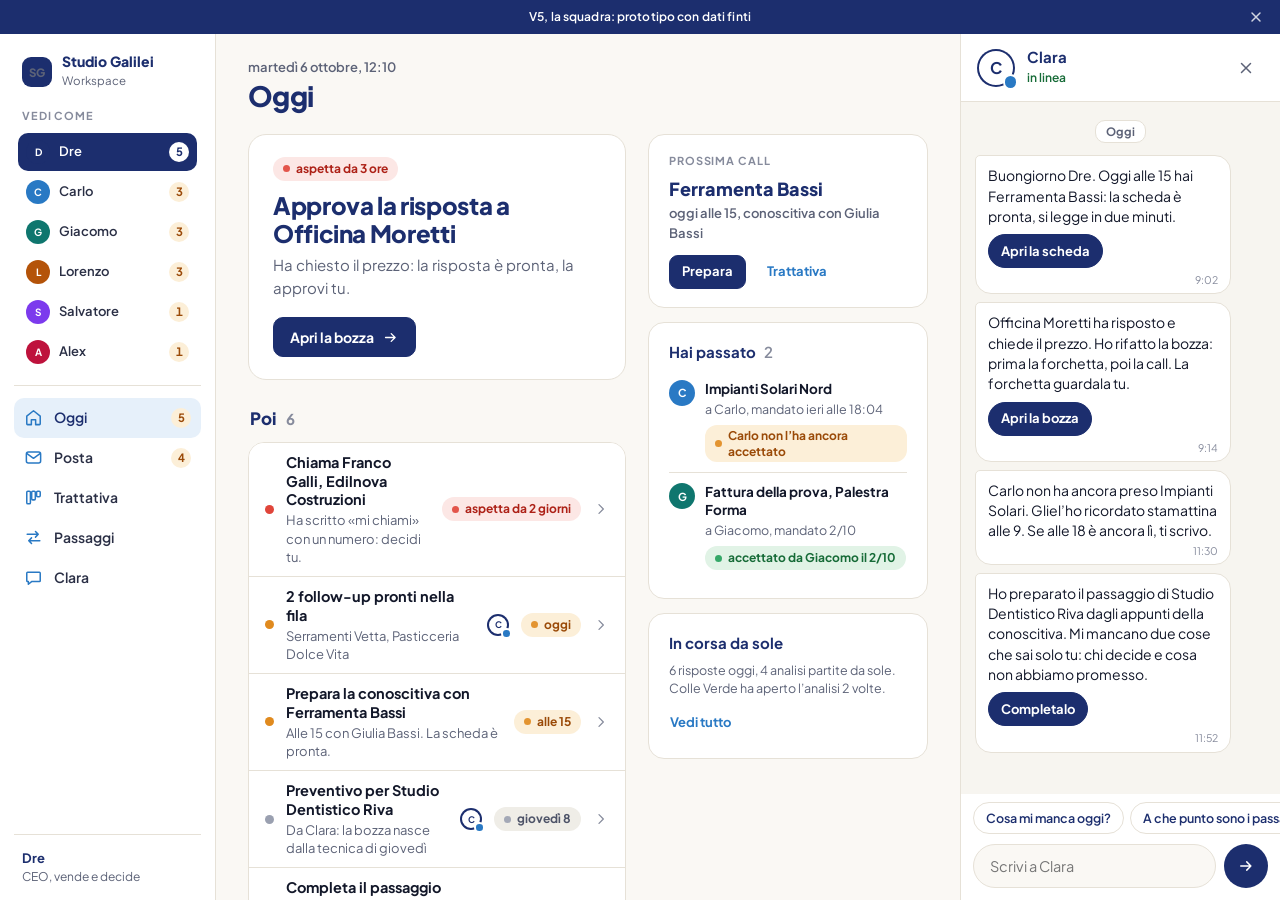
<file: lab/v5-squadra.html>
<!doctype html>
<html lang="it">
<head>
<meta charset="utf-8">
<meta name="viewport" content="width=device-width,initial-scale=1,viewport-fit=cover">
<title>V5, la squadra: Workspace di Studio Galilei</title>
<link rel="preconnect" href="https://fonts.googleapis.com">
<link rel="preconnect" href="https://fonts.gstatic.com" crossorigin>
<link href="https://fonts.googleapis.com/css2?family=Plus+Jakarta+Sans:wght@400;500;600;700;800&display=swap" rel="stylesheet">
<style>
:root{
  --navy:#1C2E6E;--blu:#2979C4;--avorio:#FAF8F4;
  --ink:#121729;--testo:#2A2F45;--tenue:#5C6277;--spento:#868B9C;
  --bordo:#E6E1D7;--velo:#F3F0E9;--bianco:#fff;
  --ambra:#9A4A08;--ambra-bg:#FCEFD8;--ambra-dot:#E08A1E;
  --bluS:#1E5F9F;--blu-bg:#E6F0FA;--blu-dot:#2979C4;
  --verde:#166B37;--verde-bg:#E1F3E6;--verde-dot:#22A05A;
  --rosso:#AD2117;--rosso-bg:#FCE7E5;--rosso-dot:#E0453A;
  --neutro:#4D5368;--neutro-bg:#EFEDE7;
  --top:34px;
}
*{box-sizing:border-box}
html,body{margin:0}
body{font-family:'Plus Jakarta Sans',system-ui,-apple-system,sans-serif;background:var(--avorio);color:var(--testo);font-size:14px;line-height:1.5;-webkit-font-smoothing:antialiased;overflow-x:hidden}
body.senza-striscia{--top:0px}
button,input,textarea,select{font:inherit;color:inherit}
button{cursor:pointer;background:none;border:0;padding:0}
:focus-visible{outline:2px solid var(--blu);outline-offset:2px;border-radius:8px}
h1,h2,h3{margin:0;color:var(--navy)}
p{margin:0}
.num{font-variant-numeric:tabular-nums}

/* striscia */
#striscia{height:var(--top);background:var(--navy);color:#fff;font-size:12px;font-weight:600;display:flex;align-items:center;justify-content:center;gap:10px;padding:0 44px;position:relative;letter-spacing:.01em}
body.senza-striscia #striscia{display:none}
#striscia button{position:absolute;right:4px;top:0;height:var(--top);width:40px;display:grid;place-items:center;color:#fff;opacity:.8}
#striscia button:hover{opacity:1}

/* impalcatura */
#app{display:grid;grid-template-columns:216px minmax(0,1fr) 320px;height:calc(100dvh - var(--top))}
#app.senza-clara{grid-template-columns:216px minmax(0,1fr)}
#app.senza-clara .clara-p{display:none}
.side{background:#fff;border-right:1px solid var(--bordo);display:flex;flex-direction:column;overflow-y:auto;padding:18px 14px 14px}
.main{overflow-y:auto;min-width:0;position:relative;container-type:inline-size}
.main-in{padding:24px 32px 72px;max-width:1240px}
@container (max-width:820px){.riga .da .nm{display:none}}
.clara-p{background:#fff;border-left:1px solid var(--bordo);display:flex;flex-direction:column;min-height:0;position:relative}
.topbar,.tabbar,.pollice,.fab-clara{display:none}

/* lato */
.marchio{display:flex;align-items:center;gap:10px;padding:2px 8px 18px}
.marchio-m{width:30px;height:30px;border-radius:9px;background:var(--navy);color:#fff;display:grid;place-items:center;font-weight:800;font-size:12px;letter-spacing:.02em}
.marchio b{display:block;color:var(--navy);font-size:14px;font-weight:800;line-height:1.1}
.marchio span{font-size:11.5px;color:var(--tenue)}
.eti{font-size:11px;font-weight:700;letter-spacing:.08em;text-transform:uppercase;color:var(--spento)}
.vedi{padding:0 4px 14px;border-bottom:1px solid var(--bordo);margin-bottom:12px}
.vedi .eti{padding:0 4px 8px;display:block}
.vedi-g{display:flex;flex-direction:column;gap:2px}
.vedi-b{display:flex;align-items:center;gap:9px;padding:5px 8px;border-radius:10px;min-height:38px;position:relative;text-align:left;font-weight:600;font-size:13px;color:var(--testo)}
.vedi-b:hover{background:var(--velo)}
.vedi-b.on{background:var(--navy);color:#fff}
.vedi-b .bdg{margin-left:auto}
.vedi-b.on .bdg{background:#fff;color:var(--navy)}
.nav a,.nav button{display:flex;align-items:center;gap:11px;padding:0 10px;height:40px;border-radius:10px;color:var(--testo);text-decoration:none;font-weight:600;width:100%;font-size:14px}
.nav a:hover{background:var(--velo)}
.nav a.on{background:var(--blu-bg);color:var(--navy)}
.nav a .bdg{margin-left:auto}
.nav svg{width:19px;height:19px;flex:none;color:var(--blu)}
.side-piede{margin-top:auto;padding:14px 8px 0;font-size:12px;color:var(--tenue);border-top:1px solid var(--bordo)}
.side-piede b{color:var(--navy);display:block;font-size:13px}
.bdg{min-width:20px;height:20px;padding:0 6px;border-radius:10px;background:var(--ambra-bg);color:var(--ambra);font-size:11.5px;font-weight:700;display:inline-grid;place-items:center;font-variant-numeric:tabular-nums}
.bdg.rosso{background:var(--rosso-bg);color:var(--rosso)}

/* avatar */
.av{border-radius:50%;display:inline-grid;place-items:center;color:#fff;font-weight:700;flex:none;line-height:1}
.av.clara{background:#fff;color:var(--navy);box-shadow:inset 0 0 0 2px var(--navy);position:relative}
.av.clara::after{content:"";position:absolute;right:-1px;bottom:-1px;width:30%;height:30%;border-radius:50%;background:var(--blu);box-shadow:0 0 0 2px #fff}

/* testata pagina */
.testa{display:flex;align-items:flex-end;justify-content:space-between;gap:16px;margin-bottom:22px}
.testa .k{font-size:13px;color:var(--tenue);font-weight:600;margin-bottom:2px}
.titolo{font-size:28px;font-weight:800;letter-spacing:-.02em;line-height:1.15}
.torna{display:inline-flex;align-items:center;gap:6px;color:var(--blu);font-weight:700;font-size:13px;min-height:32px;margin-bottom:6px}
.torna:hover{text-decoration:underline}

/* pillole e stati */
.pill{display:inline-flex;align-items:center;gap:6px;height:24px;padding:0 10px;border-radius:12px;font-size:12px;font-weight:700;white-space:nowrap;background:var(--neutro-bg);color:var(--neutro)}
.pill::before{content:"";width:7px;height:7px;border-radius:50%;background:currentColor;opacity:.9}
.pill.nodot::before{display:none}
.ambra{--c:var(--ambra);--bg:var(--ambra-bg);--dot:var(--ambra-dot)}
.blu{--c:var(--bluS);--bg:var(--blu-bg);--dot:var(--blu-dot)}
.verde{--c:var(--verde);--bg:var(--verde-bg);--dot:var(--verde-dot)}
.rosso{--c:var(--rosso);--bg:var(--rosso-bg);--dot:var(--rosso-dot)}
.neutro{--c:var(--neutro);--bg:var(--neutro-bg);--dot:#9AA0B0}
.pill.ambra,.pill.blu,.pill.verde,.pill.rosso,.pill.neutro{background:var(--bg);color:var(--c)}
.pill.ambra::before,.pill.blu::before,.pill.verde::before,.pill.rosso::before,.pill.neutro::before{background:var(--dot)}

/* bottoni */
.btn{display:inline-flex;align-items:center;justify-content:center;gap:8px;height:40px;padding:0 16px;border-radius:10px;font-weight:700;font-size:14px;border:1px solid var(--bordo);background:#fff;color:var(--navy);white-space:nowrap;transition:background-color .12s ease-out,border-color .12s ease-out,transform .08s ease-out}
.btn:hover{background:var(--velo)}
.btn:active{transform:scale(.98)}
.btn.pieno{background:var(--navy);border-color:var(--navy);color:#fff}
.btn.pieno:hover{background:#15235A}
.btn.verdeb{background:var(--verde);border-color:var(--verde);color:#fff}
.btn.vuoto{border-color:transparent;background:transparent;color:var(--blu)}
.btn.vuoto:hover{background:var(--blu-bg)}
.btn.piccolo{height:34px;padding:0 12px;font-size:13px;border-radius:9px}
.btn[disabled]{opacity:.45;cursor:not-allowed;transform:none}
.btn svg{width:17px;height:17px}
.azioni{display:flex;flex-wrap:wrap;gap:8px;align-items:center}

/* carte */
.card{background:#fff;border:1px solid var(--bordo);border-radius:16px}
.card-p{padding:18px 20px}
.card h3{font-size:15px;font-weight:700;color:var(--navy);display:flex;align-items:center;gap:8px}
.card h3 .n{color:var(--spento);font-weight:600}
.sez{margin-top:26px}
.sez-t{display:flex;align-items:center;gap:10px;margin:0 2px 10px}
.sez-t h2{font-size:17px;font-weight:800}
.sez-t .n{color:var(--spento);font-weight:700;font-size:15px}
.sez-t .dx{margin-left:auto}

/* home */
.home{display:grid;grid-template-columns:minmax(0,1fr) 280px;gap:22px;align-items:start}
.home .col-b{display:flex;flex-direction:column;gap:14px}
.hero{background:#fff;border:1px solid var(--bordo);border-radius:18px;padding:22px 24px 22px}
.hero-k{display:flex;align-items:center;gap:10px;margin-bottom:10px}
.hero h1{font-size:24px;font-weight:800;letter-spacing:-.015em;line-height:1.2;max-width:34ch}
.hero p{color:var(--tenue);margin-top:6px;font-size:15px;max-width:60ch}
.hero .azioni{margin-top:18px}
.hero .da{display:inline-flex;align-items:center;gap:7px;font-size:13px;color:var(--tenue);font-weight:600;margin-left:6px}

/* liste */
.lista{background:#fff;border:1px solid var(--bordo);border-radius:16px;overflow:hidden}
.riga{display:flex;align-items:center;gap:12px;width:100%;min-height:58px;padding:10px 16px;text-align:left;border-bottom:1px solid var(--bordo);background:#fff;transition:background-color .12s ease-out}
.riga:last-child{border-bottom:0}
button.riga:hover,a.riga:hover{background:#FCFBF8}
.riga .st{width:9px;height:9px;border-radius:50%;background:var(--dot);flex:none}
.riga-c{flex:1;min-width:0;display:flex;flex-direction:column}
.riga-t{font-weight:700;color:var(--ink);font-size:14.5px;line-height:1.3}
.riga-s{color:var(--tenue);font-size:13px;line-height:1.4;margin-top:2px}
.riga .da{display:inline-flex;align-items:center;gap:6px;font-size:12.5px;color:var(--tenue);font-weight:600;flex:none}
.riga .fr{color:var(--spento);flex:none;width:16px;height:16px}
.vuoto-r{padding:16px;color:var(--tenue);font-size:14px}
.mini{font-size:12.5px;color:var(--tenue)}
.mini b{color:var(--testo)}

/* lato destro home */
.call-c .q{font-size:13px;color:var(--tenue);font-weight:600}
.call-c .n{font-size:18px;font-weight:800;color:var(--navy);margin:2px 0 2px}
.passato{display:flex;gap:10px;padding:10px 0;border-top:1px solid var(--bordo);align-items:flex-start}
.passato:first-of-type{border-top:0}
.passato .t{font-weight:700;font-size:13.5px;color:var(--ink);line-height:1.3}
.passato .s{font-size:12.5px;color:var(--tenue);margin-top:3px}
.passato .pill{margin-top:6px}
.giornata{display:flex;flex-wrap:wrap;gap:8px 18px;margin-top:16px;padding:14px 16px;border-radius:14px;background:var(--velo);font-size:13px;color:var(--tenue)}
.giornata b{color:var(--ink)}
.giornata .ok{color:var(--verde);font-weight:700}
.giornata .no{color:var(--ambra);font-weight:700}

/* numeri lorenzo */
.numeri{display:grid;grid-template-columns:repeat(4,minmax(0,1fr));gap:10px;margin-top:14px}
.numero{background:#fff;border:1px solid var(--bordo);border-radius:14px;padding:12px 14px}
.numero b{display:block;font-size:24px;font-weight:800;color:var(--navy);font-variant-numeric:tabular-nums;line-height:1.1}
.numero span{font-size:12.5px;color:var(--tenue);font-weight:600}

/* posta */
.posta{display:grid;grid-template-columns:290px minmax(0,1fr);gap:18px;align-items:start}
.tabs{display:flex;gap:4px;padding:4px;background:var(--velo);border-radius:12px;margin-bottom:12px}
.tabs button{flex:1;height:36px;border-radius:9px;font-weight:700;font-size:13px;color:var(--tenue);display:flex;align-items:center;justify-content:center;gap:6px}
.tabs button.on{background:#fff;color:var(--navy);box-shadow:0 1px 2px rgba(18,23,41,.08)}
.riga.sel{background:var(--blu-bg)}
.pane{background:#fff;border:1px solid var(--bordo);border-radius:18px;padding:22px 24px}
.pane-t{display:flex;align-items:flex-start;justify-content:space-between;gap:12px;flex-wrap:wrap}
.pane-t h2{font-size:21px;font-weight:800}
.pane-t .s{color:var(--tenue);font-size:13.5px;margin-top:2px}
.filo{margin:18px 0 6px;display:flex;flex-direction:column;gap:10px}
.msg{max-width:82%;padding:10px 14px;border-radius:14px;font-size:14px;line-height:1.5}
.msg .q{display:block;font-size:11.5px;color:var(--spento);font-weight:600;margin-bottom:3px}
.msg.noi{align-self:flex-end;background:var(--blu-bg);color:var(--ink);border-bottom-right-radius:4px}
.msg.loro{align-self:flex-start;background:var(--velo);color:var(--ink);border-bottom-left-radius:4px}
.bozza-t{display:flex;align-items:center;gap:10px;margin:18px 0 8px}
.bozza-t b{color:var(--navy);font-size:14px}
.nota-clara{display:flex;gap:10px;align-items:flex-start;background:var(--velo);border-radius:12px;padding:10px 12px;font-size:13.5px;color:var(--testo);margin-bottom:10px}
textarea.campo,input.campo{width:100%;border:1px solid var(--bordo);border-radius:12px;padding:12px 14px;background:#fff;line-height:1.55;font-size:14.5px;resize:vertical;color:var(--ink)}
textarea.campo{field-sizing:content;min-height:96px}
textarea.campo:focus,input.campo:focus{outline:2px solid var(--blu);outline-offset:-1px;border-color:transparent}
.fatto-b{display:flex;align-items:center;gap:12px;padding:14px 16px;border-radius:14px;background:var(--verde-bg);color:var(--verde);font-weight:700;margin-top:14px}
.fila-n{font-size:12.5px;font-weight:700;color:var(--tenue)}

/* trattativa */
.colonne{display:grid;grid-template-columns:repeat(4,minmax(0,1fr));gap:14px;align-items:start}
.colonna{background:var(--velo);border-radius:16px;padding:10px}
.colonna-t{display:flex;align-items:center;gap:8px;padding:4px 6px 10px;font-weight:800;color:var(--navy);font-size:14px}
.colonna-t .n{color:var(--spento);font-weight:700}
.tess{display:block;width:100%;text-align:left;background:#fff;border:1px solid var(--bordo);border-radius:13px;padding:12px 13px;margin-bottom:8px;transition:border-color .12s ease-out}
.tess:hover{border-color:#CFC8BA}
.tess .n{font-weight:800;color:var(--ink);font-size:14px;line-height:1.3;display:flex;gap:6px;align-items:flex-start}
.tess .c{font-size:12.5px;color:var(--tenue)}
.tess .m{display:flex;align-items:center;gap:7px;margin-top:10px;font-size:12.5px;color:var(--testo);font-weight:600;line-height:1.3}
.tess .pills{display:flex;flex-wrap:wrap;gap:6px;margin-top:9px}
.tess .pill,.passato .pill{white-space:normal;height:auto;min-height:24px;padding:3px 10px;line-height:1.3}
.tri{color:#C98A00;flex:none;width:16px;height:16px;margin-top:1px}

/* scheda */
.detto{background:var(--navy);color:#fff;border-radius:18px;padding:20px 22px}
.detto .eti{color:#AFC0EC}
.detto ul{list-style:none;margin:10px 0 0;padding:0;display:flex;flex-direction:column;gap:12px}
.detto li{font-size:16px;font-weight:600;line-height:1.45}
.detto li small{display:block;font-size:12px;font-weight:500;color:#B9C6EA;margin-top:2px}
.scheda{display:grid;grid-template-columns:minmax(0,1fr) 320px;gap:20px;margin-top:20px;align-items:start}
.blocco{background:#fff;border:1px solid var(--bordo);border-radius:16px;padding:18px 20px;margin-bottom:14px}
.blocco h3{font-size:13px;font-weight:800;letter-spacing:.06em;text-transform:uppercase;color:var(--spento);margin-bottom:8px}
.blocco p{font-size:15px;color:var(--ink)}
.mercato{display:grid;grid-template-columns:repeat(3,1fr);gap:10px}
.mercato div{background:var(--velo);border-radius:12px;padding:10px 12px}
.mercato b{display:block;font-size:19px;font-weight:800;color:var(--navy)}
.mercato span{font-size:12px;color:var(--tenue);font-weight:600}
.scomode{margin:0;padding:0;list-style:none;display:flex;flex-direction:column;gap:8px}
.scomode li{display:flex;gap:10px;align-items:flex-start;font-size:15px;color:var(--ink);font-weight:600}
.scomode li::before{content:"";width:8px;height:8px;border-radius:50%;background:var(--ambra-dot);margin-top:8px;flex:none}
.catena{list-style:none;margin:0;padding:0}
.catena li{display:flex;gap:10px;align-items:flex-start;padding:7px 0;position:relative}
.catena li:not(:last-child)::after{content:"";position:absolute;left:11px;top:31px;bottom:-5px;width:2px;background:var(--bordo)}
.catena .t{font-size:13.5px;color:var(--ink);font-weight:600;line-height:1.3}
.catena .q{font-size:12px;color:var(--tenue)}
.gia{margin:0;padding-left:18px;color:var(--testo);font-size:13.5px}
.gia li{margin:3px 0}

/* accessi */
.acc{display:flex;align-items:center;gap:10px;padding:10px 0;border-top:1px solid var(--bordo);flex-wrap:wrap}
.acc:first-child{border-top:0}
.acc .c{flex:1;min-width:150px}
.acc .t{font-weight:700;color:var(--ink);font-size:14px}
.acc .s{font-size:12.5px;color:var(--tenue)}
.acc .chi{display:inline-flex;align-items:center;gap:6px;font-size:12.5px;color:var(--tenue);font-weight:600}

/* passaggio */
.stepper{display:flex;gap:6px;flex-wrap:wrap;margin:6px 0 18px}
.step{display:flex;align-items:center;gap:8px;padding:6px 12px 6px 6px;border-radius:20px;background:#fff;border:1px solid var(--bordo);font-size:12.5px;font-weight:700;color:var(--tenue)}
.step .o{width:22px;height:22px;border-radius:50%;display:grid;place-items:center;background:var(--velo);color:var(--tenue);font-size:11px}
.step.ok{color:var(--verde)}
.step.ok .o{background:var(--verde-bg);color:var(--verde)}
.step.ora{color:var(--ambra);border-color:#F1D3A6}
.step.ora .o{background:var(--ambra-bg);color:var(--ambra)}
.campo5{background:#fff;border:1px solid var(--bordo);border-radius:16px;padding:16px 18px;margin-bottom:12px}
.campo5.manca{border-color:#EBC27F;background:#FFFCF6}
.campo5-t{display:flex;align-items:center;gap:10px;margin-bottom:8px;flex-wrap:wrap}
.campo5-t .i{width:24px;height:24px;border-radius:7px;background:var(--navy);color:#fff;font-size:12px;font-weight:800;display:grid;place-items:center}
.campo5-t b{color:var(--navy);font-size:15px}
.campo5-t .fonte{margin-left:auto;font-size:12px;color:var(--tenue);font-weight:600}
.campo5 p{font-size:15px;color:var(--ink)}
.campo5 textarea.campo{min-height:64px}
.pass-g{display:grid;grid-template-columns:minmax(0,1fr) 300px;gap:18px;align-items:start}
.pass-dx{position:sticky;top:12px}
@container (max-width:760px){.pass-g{grid-template-columns:minmax(0,1fr)}.pass-dx{position:static}}
.domande{background:var(--blu-bg);border-radius:16px;padding:18px}
.domande .btn{white-space:normal;height:auto;min-height:40px;padding:8px 14px;text-align:center}
.domande h3{font-size:16px;margin-bottom:4px}
.domande label{display:block;font-weight:700;color:var(--navy);font-size:14px;margin:12px 0 6px}
.risposta{background:var(--velo);border-radius:12px;padding:10px 14px;font-size:14px;margin-top:6px}
.risposta b{color:var(--navy)}
.aspettarsi{display:grid;grid-template-columns:repeat(4,minmax(0,1fr));gap:8px;margin-top:8px}
.aspettarsi div{background:var(--velo);border-radius:12px;padding:10px 12px;font-size:13px}
.aspettarsi b{display:block;color:var(--navy);font-size:13px}

/* report */
.report-r{display:grid;grid-template-columns:170px minmax(0,1fr);gap:14px;padding:14px 0;border-top:1px solid var(--bordo);align-items:start}
.report-r:first-child{border-top:0}
.report-r b{color:var(--navy);font-size:14px;padding-top:12px}
.report-r textarea.campo{min-height:52px}
.firma{display:flex;align-items:center;gap:12px;margin-top:16px;padding-top:16px;border-top:1px solid var(--bordo)}

/* tabella giacomo */
.filtri{display:flex;gap:6px;flex-wrap:wrap;align-items:center;margin-bottom:12px}
.chip{height:34px;padding:0 13px;border-radius:17px;border:1px solid var(--bordo);background:#fff;font-weight:700;font-size:13px;color:var(--testo);display:inline-flex;align-items:center;gap:7px}
.chip .n{color:var(--spento);font-variant-numeric:tabular-nums}
.chip.on{background:var(--navy);border-color:var(--navy);color:#fff}
.chip.on .n{color:#C9D3F2}
.tab-wrap{background:#fff;border:1px solid var(--bordo);border-radius:16px;overflow:auto}
table.densa{width:100%;border-collapse:collapse;font-size:13.5px}
.densa th{position:sticky;top:0;background:#fff;text-align:left;font-size:11px;font-weight:800;letter-spacing:.07em;text-transform:uppercase;color:var(--spento);padding:12px 12px;border-bottom:1px solid var(--bordo);white-space:nowrap;z-index:1}
.densa th button{display:inline-flex;align-items:center;gap:4px;font:inherit;letter-spacing:inherit;text-transform:inherit;color:inherit}
.densa th button:hover{color:var(--navy)}
.densa th.on{color:var(--navy)}
.densa td{padding:11px 12px;border-bottom:1px solid var(--bordo);vertical-align:middle;color:var(--ink)}
.densa tr:last-child td{border-bottom:0}
.densa tbody tr{cursor:pointer}
.densa tbody tr:hover td{background:#FCFBF8}
.densa .tn{font-weight:700}
.densa .sm{font-size:12px;color:var(--tenue)}
.densa .r{text-align:right;font-variant-numeric:tabular-nums}
.chi-c{display:inline-flex;align-items:center;gap:6px;font-weight:600;white-space:nowrap}
.rossotxt{color:var(--rosso);font-weight:700}
.ambratxt{color:var(--ambra);font-weight:700}
.piede-t{display:flex;gap:28px;flex-wrap:wrap;padding:14px 18px;border-top:1px solid var(--bordo);background:#FCFBF8;font-size:13px;color:var(--tenue)}
.piede-t b{color:var(--navy);font-size:15px;font-variant-numeric:tabular-nums}
.guardare{display:grid;grid-template-columns:repeat(3,minmax(0,1fr));gap:10px;margin-bottom:18px}
.guardare .riga{border:1px solid var(--bordo);border-radius:14px}
.righe-m{display:none}

/* clara */
.chat-testa{display:flex;align-items:center;gap:12px;padding:14px 16px;border-bottom:1px solid var(--bordo)}
.chat-testa b{color:var(--navy);font-size:15px;display:block;line-height:1.2}
.chat-testa .on{font-size:12px;color:var(--verde);font-weight:600}
.chat-msg{flex:1;overflow-y:auto;padding:14px 14px 8px;display:flex;flex-direction:column;gap:8px;background:#F7F5F0}
.giorno{align-self:center;font-size:11.5px;font-weight:700;color:var(--tenue);background:#fff;border:1px solid var(--bordo);border-radius:10px;padding:2px 10px;margin:4px 0}
.bolla{max-width:min(88%,560px);padding:9px 12px 6px;border-radius:16px;font-size:14px;line-height:1.45;color:var(--ink);position:relative}
.bolla.sua{align-self:flex-start;background:#fff;border:1px solid var(--bordo);border-top-left-radius:5px}
.bolla.mia{align-self:flex-end;background:var(--navy);color:#fff;border-top-right-radius:5px}
.bolla .ora{display:block;text-align:right;font-size:10.5px;color:var(--spento);margin-top:2px}
.bolla.mia .ora{color:#AFC0EC}
.bolla-az{display:flex;flex-wrap:wrap;gap:6px;margin:8px 0 4px}
.bolla-az .btn{height:34px;font-size:13px;padding:0 12px;border-radius:17px}
.bolla.scrive{display:flex;gap:4px;padding:12px 14px}
.bolla.scrive span{width:7px;height:7px;border-radius:50%;background:var(--spento);animation:pal 1s infinite ease-in-out}
.bolla.scrive span:nth-child(2){animation-delay:.15s}.bolla.scrive span:nth-child(3){animation-delay:.3s}
@keyframes pal{0%,100%{opacity:.3;transform:translateY(0)}50%{opacity:1;transform:translateY(-2px)}}
.chips-c{display:flex;gap:6px;overflow-x:auto;padding:8px 12px 0;background:#fff;scrollbar-width:none}
.chips-c button{flex:none;height:32px;padding:0 12px;border-radius:16px;border:1px solid var(--bordo);font-size:12.5px;font-weight:600;color:var(--navy);background:#fff}
.chips-c button:hover{background:var(--velo)}
.chat-scrivi{display:flex;gap:8px;padding:10px 12px 12px;background:#fff}
.chat-scrivi input{flex:1;height:44px;border:1px solid var(--bordo);border-radius:22px;padding:0 16px;background:var(--avorio);font-size:14.5px;min-width:0}
.chat-scrivi input:focus{outline:2px solid var(--blu);outline-offset:-1px;border-color:transparent}
.chat-scrivi button{width:44px;height:44px;border-radius:50%;background:var(--navy);color:#fff;display:grid;place-items:center;flex:none}
.chat-scrivi button svg{width:18px;height:18px}
.clara-pagina{display:grid;grid-template-columns:minmax(0,1fr) 300px;gap:20px;align-items:start}
.clara-box{background:#fff;border:1px solid var(--bordo);border-radius:18px;overflow:hidden;display:flex;flex-direction:column;height:calc(100dvh - var(--top) - 150px);min-height:460px}
.inmano li{padding:10px 0;border-top:1px solid var(--bordo);font-size:13.5px;color:var(--ink);display:flex;gap:10px;align-items:flex-start}
.inmano li:first-child{border-top:0}
.inmano ul{list-style:none;margin:8px 0 0;padding:0}

/* passaggi */
.corsia{margin-bottom:14px}
.corsia-t{display:flex;align-items:center;gap:8px;padding:12px 16px;border-bottom:1px solid var(--bordo);font-weight:800;color:var(--navy)}
.corsia-t .fr{color:var(--spento)}
.corsia-t .n{margin-left:auto;font-size:12.5px;color:var(--tenue);font-weight:600}

/* checkin */
.blocca{color:var(--rosso);font-weight:600}

/* toast e foglio */
#toast{position:fixed;left:50%;bottom:24px;transform:translateX(-50%) translateY(20px);opacity:0;pointer-events:none;background:var(--ink);color:#fff;border-radius:14px;padding:10px 10px 10px 16px;display:flex;align-items:center;gap:12px;font-weight:600;font-size:14px;z-index:90;transition:opacity .18s ease-out,transform .18s ease-out;max-width:calc(100vw - 24px)}
#toast.on{opacity:1;transform:translateX(-50%);pointer-events:auto}
#toast button{height:36px;padding:0 12px;border-radius:9px;background:#fff;color:var(--navy);font-weight:700;font-size:13px;white-space:nowrap}
#velo{position:fixed;inset:0;background:rgba(18,23,41,.36);z-index:80;display:none}
#velo.on{display:block}
#foglio{position:fixed;z-index:85;left:50%;top:50%;transform:translate(-50%,-50%);width:min(460px,calc(100vw - 24px));background:#fff;border-radius:20px;padding:22px;display:none;max-height:calc(100dvh - 40px);overflow:auto}
#foglio.on{display:block}
#foglio h2{font-size:19px;font-weight:800;margin-bottom:4px}
.opz{display:flex;flex-direction:column;gap:8px;margin:14px 0}
.opz button{display:flex;justify-content:space-between;align-items:center;min-height:48px;padding:0 14px;border:1px solid var(--bordo);border-radius:12px;font-weight:700;color:var(--ink);text-align:left}
.opz button span{color:var(--tenue);font-weight:600;font-size:13px}
.opz button.on{border-color:var(--navy);box-shadow:inset 0 0 0 1px var(--navy);background:var(--blu-bg)}
.fab-clara.vis{display:flex}
.clara-chiudi{margin-left:auto;width:36px;height:36px;border-radius:10px;display:grid;place-items:center;color:var(--tenue)}
.clara-chiudi:hover{background:var(--velo)}
.clara-chiudi svg{width:18px;height:18px}
.torna svg{width:16px;height:16px}
.topbar .tt small{display:block;font-size:11.5px;font-weight:600;color:var(--tenue);line-height:1.1}
.fab-clara{position:fixed;right:20px;bottom:20px;z-index:50;height:52px;padding:0 18px 0 8px;border-radius:26px;background:#fff;border:1px solid var(--bordo);box-shadow:0 4px 16px rgba(18,23,41,.12);align-items:center;gap:10px;font-weight:800;color:var(--navy)}

/* medio: clara a cassetto */
@media (max-width:1199px){
  #app,#app.senza-clara{grid-template-columns:216px minmax(0,1fr)}
  .clara-p{position:fixed;right:0;top:var(--top);bottom:0;width:min(380px,100vw);z-index:60;transform:translateX(105%);transition:transform .2s ease-out;box-shadow:-8px 0 30px rgba(18,23,41,.12)}
  body.clara-aperta .clara-p{transform:none}
  #app.senza-clara .clara-p{display:flex}
  .fab-clara{display:flex}
  body.clara-aperta .fab-clara{display:none}
  .home{grid-template-columns:minmax(0,1fr) 270px}
  .colonne{grid-template-columns:repeat(2,minmax(0,1fr))}
  .clara-pagina{grid-template-columns:1fr}
}

/* telefono */
@media (max-width:839px){
  body{font-size:15px}
  #app,#app.senza-clara{display:block;height:auto}
  .side,.clara-p,.fab-clara{display:none!important}
  .main{overflow:visible}
  .main-in{padding:14px 16px calc(150px + env(safe-area-inset-bottom))}
  .topbar{display:flex;position:sticky;top:0;z-index:30;background:rgba(250,248,244,.96);backdrop-filter:blur(8px);-webkit-backdrop-filter:blur(8px);height:58px;align-items:center;gap:10px;padding:0 12px 0 16px;border-bottom:1px solid var(--bordo)}
  .topbar .tt{font-weight:800;color:var(--navy);font-size:17px;flex:1;min-width:0;white-space:nowrap;overflow:hidden;text-overflow:ellipsis}
  .vedi-m{display:flex;align-items:center;gap:8px;height:44px;padding:0 10px 0 4px;border-radius:22px;border:1px solid var(--bordo);background:#fff;font-weight:700;color:var(--navy);font-size:14px}
  .tabbar{display:flex;position:fixed;left:0;right:0;bottom:0;z-index:40;background:#fff;border-top:1px solid var(--bordo);padding:4px 4px calc(4px + env(safe-area-inset-bottom))}
  .tabbar a{flex:1;min-height:54px;display:flex;flex-direction:column;align-items:center;justify-content:center;gap:2px;font-size:11.5px;font-weight:700;color:var(--tenue);text-decoration:none;position:relative;border-radius:10px}
  .tabbar a svg{width:22px;height:22px}
  .tabbar a.on{color:var(--navy)}
  .tabbar a.on svg{color:var(--blu)}
  .tabbar .bdg{position:absolute;top:4px;left:calc(50% + 6px);height:18px;min-width:18px;font-size:10.5px;padding:0 5px}
  .pollice{display:block;position:fixed;left:0;right:0;bottom:calc(63px + env(safe-area-inset-bottom));z-index:35;padding:10px 16px}
  .pollice .btn{width:100%;height:52px;font-size:16px;border-radius:14px;box-shadow:0 6px 18px rgba(28,46,110,.22)}
  .solo-desk{display:none!important}
  .testa{margin-bottom:14px}
  .titolo{font-size:24px}
  .testa-desk,.testa.top{display:none}
  .pass-g{grid-template-columns:minmax(0,1fr)}
  .home,.scheda,.posta,.clara-pagina{grid-template-columns:minmax(0,1fr);gap:16px}
  .hero{padding:18px}
  .hero h1{font-size:21px}
  .hero p{font-size:14.5px}
  .riga{min-height:64px;padding:12px 14px}
  .riga .da .nm{display:none}
  .colonne{grid-template-columns:minmax(0,1fr)}
  .numeri{grid-template-columns:repeat(2,minmax(0,1fr))}
  .mercato{grid-template-columns:repeat(3,minmax(0,1fr))}
  .mercato b{font-size:16px}
  .aspettarsi{grid-template-columns:repeat(2,minmax(0,1fr))}
  .report-r{grid-template-columns:1fr;gap:6px}
  .report-r b{padding-top:0}
  .btn{height:44px}
  .btn.piccolo{height:44px}
  .chip{height:40px}
  .tab-wrap.desk-t{display:none}
  .righe-m{display:block}
  .guardare{grid-template-columns:1fr}
  .pane{padding:18px 16px}
  .msg{max-width:92%}
  .detto li{font-size:15px}
  .clara-box{height:calc(100dvh - var(--top) - 58px - 66px - 16px);border-radius:16px;min-height:0}
  .posta.con-dettaglio .posta-lista{display:none}
  .posta:not(.con-dettaglio) .posta-pane{display:none}
  #toast{bottom:calc(140px + env(safe-area-inset-bottom))}
  #foglio{top:auto;bottom:0;transform:translateX(-50%);border-radius:20px 20px 0 0;width:100vw;padding:20px 16px calc(20px + env(safe-area-inset-bottom))}
  .campo5-t .fonte{margin-left:0;width:100%}
  .bolla-az .btn{height:40px}
  .acc .btn{width:100%}
}
@media (min-width:840px){.solo-tel{display:none!important}}
</style>
</head>
<body>
<div id="striscia" role="note">V5, la squadra: prototipo con dati finti<button data-a="chiudiStriscia" aria-label="Chiudi la striscia"><svg width="16" height="16" viewBox="0 0 24 24" fill="none" stroke="currentColor" stroke-width="2.2" stroke-linecap="round"><path d="M6 6l12 12M18 6 6 18"/></svg></button></div>
<div id="app"></div>
<div id="toast" role="status" aria-live="polite"></div>
<div id="velo" data-a="chiudiFoglio"></div>
<div id="foglio" role="dialog" aria-modal="true"></div>
<script src="dati.js"></script>
<script>
(function(){
'use strict';
const L = window.LAB;

/* ---------- persone ---------- */
const P = {};
L.squadra.forEach(p => P[p.id] = p);
P.clara = { id:'clara', nome:'Clara', ruolo:'Assistente', colore:'#fff' };
const ORDINE = ['dre','carlo','giacomo','lorenzo','salvatore','alex'];
const MESTIERE = {
  dre:'CEO, vende e decide', carlo:'Delivery, Google Ads', giacomo:'Coordinamento',
  lorenzo:'Outbound', salvatore:'Progetti e clienti', alex:'Supporto operativo'
};

/* ---------- tempo finto: martedì 6/10/2026, 12:10 ---------- */
const OGGI = new Date(2026,9,6);
let minuti = 12*60+10;
const ora = () => Math.floor(minuti/60)+':'+String(minuti%60).padStart(2,'0');
const tic = (n=1) => { minuti += n; };
const GS = ['domenica','lunedì','martedì','mercoledì','giovedì','venerdì','sabato'];
const GSB = ['dom','lun','mar','mer','gio','ven','sab'];
const MESI = ['gennaio','febbraio','marzo','aprile','maggio','giugno','luglio','agosto','settembre','ottobre','novembre','dicembre'];
const dt = iso => { const [y,m,d] = iso.split('-').map(Number); return new Date(y,m-1,d); };
const gg = iso => Math.round((dt(iso)-OGGI)/864e5);
const isoPiu = n => { const d = new Date(OGGI); d.setDate(d.getDate()+n); return d.getFullYear()+'-'+String(d.getMonth()+1).padStart(2,'0')+'-'+String(d.getDate()).padStart(2,'0'); };
function quando(iso){
  if(!iso) return '';
  const g = gg(iso), d = dt(iso);
  if(g===0) return 'oggi'; if(g===-1) return 'ieri'; if(g===1) return 'domani';
  if(g<0) return (-g)+' giorni fa';
  if(g<7) return GS[d.getDay()]+' '+d.getDate();
  return d.getDate()+' '+MESI[d.getMonth()]+(d.getFullYear()!==2026?' '+d.getFullYear():'');
}
const dataLunga = iso => { const d = dt(iso); return GS[d.getDay()]+' '+d.getDate()+' '+MESI[d.getMonth()]+(d.getFullYear()!==2026?' '+d.getFullYear():''); };

/* ---------- utilità ---------- */
const esc = s => String(s ?? '').replace(/[&<>"]/g, c => ({'&':'&amp;','<':'&lt;','>':'&gt;','"':'&quot;'}[c]));
const nl = s => esc(s).replace(/\n/g,'<br>');
const euro = n => n ? String(n).replace(/\B(?=(\d{3})+(?!\d))/g,'.')+' €' : '-';

const IC = {
  casa:'<path d="M3.5 10.2 12 3.5l8.5 6.7V20a1 1 0 0 1-1 1h-4.8v-6.2H9.3V21H4.5a1 1 0 0 1-1-1z"/>',
  posta:'<rect x="3" y="5" width="18" height="14" rx="2.5"/><path d="m3.8 7.2 8.2 5.8 8.2-5.8"/>',
  colonne:'<rect x="3.5" y="4" width="4.6" height="16" rx="1.4"/><rect x="9.7" y="4" width="4.6" height="11" rx="1.4"/><rect x="15.9" y="4" width="4.6" height="7" rx="1.4"/>',
  frecce:'<path d="M4 8h14m-3.5-3.5L18 8l-3.5 3.5M20 16H6m3.5-3.5L6 16l3.5 3.5"/>',
  chat:'<path d="M4.5 5.5h15a1 1 0 0 1 1 1v9.5a1 1 0 0 1-1 1H10l-4.5 3.5V17h-1a1 1 0 0 1-1-1V6.5a1 1 0 0 1 1-1z"/>',
  cartella:'<path d="M3.5 7a1.5 1.5 0 0 1 1.5-1.5h4.3l2 2.2H19a1.5 1.5 0 0 1 1.5 1.5V18a1.5 1.5 0 0 1-1.5 1.5H5A1.5 1.5 0 0 1 3.5 18z"/>',
  tabella:'<rect x="3.5" y="4.5" width="17" height="15" rx="2"/><path d="M3.5 9.5h17M3.5 14.5h17M9.5 9.5v10"/>',
  spunta:'<path d="m5 12.5 4.2 4.2L19 7"/>',
  orologio:'<circle cx="12" cy="12" r="8.5"/><path d="M12 7.5V12l3 2"/>',
  tri:'<path d="M12 3.8 21.2 19.5H2.8z" fill="currentColor" stroke="none"/><path d="M12 10v4.2M12 16.6v.4" stroke="#fff" stroke-width="2"/>',
  freccia:'<path d="m9 5.5 6.5 6.5L9 18.5"/>',
  indietro:'<path d="M15 5.5 8.5 12l6.5 6.5"/>',
  manda:'<path d="M5 12h13.5M13 6.5 18.5 12 13 17.5"/>',
  copia:'<rect x="8.5" y="8.5" width="11" height="11" rx="2"/><path d="M15.5 8.5V6a1.5 1.5 0 0 0-1.5-1.5H6A1.5 1.5 0 0 0 4.5 6v8A1.5 1.5 0 0 0 6 15.5h2.5"/>',
  giu:'<path d="m6 9.5 6 6 6-6"/>',
  scarica:'<path d="M12 4v11m-4.5-4.5L12 15l4.5-4.5M5 19.5h14"/>',
  allerta:'<circle cx="12" cy="12" r="8.5"/><path d="M12 7.8v5M12 15.8v.4"/>'
};
const ic = (n, cls='') => `<svg class="${cls}" viewBox="0 0 24 24" fill="none" stroke="currentColor" stroke-width="1.9" stroke-linecap="round" stroke-linejoin="round" aria-hidden="true">${IC[n]}</svg>`;
function av(id, s=26){
  const p = P[id];
  const fs = Math.round(s*0.42);
  if(id==='clara') return `<span class="av clara" style="width:${s}px;height:${s}px;font-size:${fs}px" aria-hidden="true">C</span>`;
  return `<span class="av" style="width:${s}px;height:${s}px;font-size:${fs}px;background:${p.colore}" aria-hidden="true">${p.nome[0]}</span>`;
}
const nome = id => P[id] ? P[id].nome : id;

/* ---------- dati aggiunti in questo file (finti) ---------- */
const EXTRA = {
  a1:{ resp:'dre', mossa:{chi:'dre',cosa:'Conoscitiva alle 15',quando:'2026-10-06'},
    detto:[{t:'Il sito l’ha fatto mio cugino, ma da lì non chiama nessuno.',f:'risposta a Lorenzo, 29/9'},{t:'Lavoriamo tanto con le imprese edili. I privati vengono per la minuteria.',f:'risposta a Lorenzo, 29/9'},{t:'Prima dell’inventario di novembre voglio capire se ha senso.',f:'mail a Dre, 2/10'}],
    gia:['Se hanno un sito: sì, l’ha fatto il cugino','Se hanno mai fatto pubblicità: no, mai'],
    storia:[['lorenzo','22/9','Prima mail a freddo'],['lorenzo','29/9','Ha detto sì'],['clara','30/9','Analisi mandata'],['dre','oggi 15:00','Conoscitiva']] },
  a2:{ resp:'dre', mossa:{chi:'dre',cosa:'Tecnica con Carlo, giovedì 15:30',quando:'2026-10-08'},
    detto:[{t:'Le implantologie sono il 60% del fatturato: voglio più prime visite su quelle.',f:'conoscitiva con Dre, 1/10'},{t:'Con un’agenzia nel 2024 tanti clic e zero pazienti.',f:'conoscitiva, 1/10'},{t:'Il budget lo decido io, ma ne parlo con mia moglie che fa l’amministrazione.',f:'conoscitiva, 1/10'}],
    gia:['Quanti pazienti nuovi al mese: circa 15','Che agenzia avevano: una di Milano, ferma dal 2024'],
    storia:[['lorenzo','16/9','Prima mail a freddo'],['lorenzo','22/9','Ha detto sì'],['clara','24/9','Analisi mandata'],['dre','1/10','Conoscitiva'],['carlo','gio 8, 15:30','Tecnica con Dre']] },
  a3:{ resp:'dre', mossa:{chi:'dre',cosa:'Approva il follow-up',quando:'2026-10-06'},
    detto:[{t:'Interessante, ne parlo col mio socio e vi faccio sapere.',f:'risposta a Lorenzo, 10/9'}], gia:[],
    storia:[['lorenzo','3/9','Prima mail a freddo'],['lorenzo','10/9','Ha detto sì'],['clara','12/9','Analisi mandata'],['clara','oggi','Follow-up pronto']] },
  a4:{ resp:'dre', mossa:null,
    detto:[{t:'Sì, mandatela. Però gli ospiti ci arrivano quasi tutti da Booking.',f:'risposta a Lorenzo, 3/10'}], gia:[],
    storia:[['lorenzo','28/9','Prima mail a freddo'],['lorenzo','3/10','Ha detto sì'],['clara','4/10','Analisi partita da sola']] },
  a5:{ resp:'dre', mossa:{chi:'dre',cosa:'Approva la risposta col prezzo',quando:'2026-10-06'},
    detto:[{t:'Sì mandatela pure. Ma quanto costa poi il vostro servizio?',f:'risposta di oggi, 9:12'}], gia:[],
    storia:[['lorenzo','30/9','Prima mail a freddo'],['lorenzo','oggi 9:12','Ha risposto'],['clara','oggi 9:14','Bozza pronta']] },
  a6:{ resp:'dre', mossa:{chi:'dre',cosa:'Approva la ripresa',quando:'2026-10-06'},
    detto:[{t:'Adesso chiudiamo per ferie, ne riparliamo a settembre.',f:'risposta a Lorenzo, 22/7'}], gia:[],
    storia:[['lorenzo','15/7','Prima mail a freddo'],['clara','22/7','Analisi mandata'],['clara','oggi','Ripresa pronta']] },
  a7:{ resp:'dre', mossa:{chi:'carlo',cosa:'Accetta il passaggio',quando:'2026-10-06'},
    detto:[{t:'Ci serve lavoro in Lombardia, non in tutta Italia.',f:'conoscitiva, 28/9'},{t:'Il Tag Manager ce l’ha ancora la vecchia agenzia, non so se ce lo ridanno.',f:'tecnica, 3/10'},{t:'Ad aprile partono gli incentivi nuovi: per allora deve girare tutto.',f:'tecnica, 3/10'}],
    gia:['Zona: Bergamo, Brescia, Milano','Budget pubblicitario: 1.500 € al mese, da confermare'],
    storia:[['lorenzo','15/9','Prima mail a freddo'],['clara','18/9','Analisi mandata'],['dre','28/9','Conoscitiva'],['carlo','3/10','Tecnica con Dre'],['dre','5/10','Passato a Carlo']] },
  a8:{ resp:'carlo', mossa:{chi:'alex',cosa:'Accessi GA4 e Tag Manager',quando:'2026-10-05'},
    detto:[{t:'Settembre e gennaio sono i mesi delle iscrizioni.',f:'conoscitiva, 2/9'},{t:'Vorrei almeno 40 prove gratuite al mese.',f:'tecnica, 9/9'}], gia:[],
    storia:[['dre','2/9','Conoscitiva'],['carlo','9/9','Tecnica'],['carlo','15/9','Prova iniziata'],['alex','30/9','Accessi chiesti']] },
  a9:{ resp:'salvatore', mossa:{chi:'salvatore',cosa:'Report di settembre',quando:'2026-10-07'},
    detto:[{t:'Online vendiamo soprattutto a Natale, il resto è cantina.',f:'tecnica, luglio'}], gia:[],
    storia:[['dre','luglio','Firmato'],['salvatore','agosto','Cliente, retainer'],['giacomo','1/10','Report passato a Salvatore']] },
  a10:{ resp:'dre', mossa:{chi:'dre',cosa:'Chiamalo: vuole il telefono',quando:'2026-10-04'},
    detto:[{t:'Mi chiami pure, preferisco il telefono.',f:'mail, 4/10'},{t:'Decido io con il mio socio, Mario.',f:'mail, 30/9'}], gia:['Se ha visto l’analisi: sì'],
    storia:[['lorenzo','19/9','Prima mail a freddo'],['clara','26/9','Analisi mandata'],['lorenzo','30/9','Ha accettato la call'],['dre','4/10','Vuole il telefono']] }
};
const AZ = {};
L.aziende.forEach(a => AZ[a.id] = Object.assign({}, a, EXTRA[a.id] || {}));
const TAPPA = {risposta:'Risposta',analisi:'Analisi',follow_up:'Follow-up',conoscitiva:'Conoscitiva',tecnica:'Tecnica',avvio:'Avvio',prova:'Prova 2 mesi',cliente:'Cliente'};
const SCAD = {oggi:'2026-10-06',domani:'2026-10-07',ieri:'2026-10-05','venerdì':'2026-10-09','giovedì':'2026-10-08'};

/* ---------- lo stato ---------- */
const S = {
  io:'dre', vista:'oggi', arg:null,
  passaggi: [],
  conv: {}, fila: [], fatti: [],
  accessi: {
    a7:[{cosa:'Google Ads, via MCC',stato:'chiesto',dal:'2026-10-05',chi:'alex'},{cosa:'Google Analytics 4',stato:'ok',chi:'alex'},{cosa:'Tag Manager',stato:'chiesto',dal:'2026-10-05',chi:'dre',nota:'ce l’ha la vecchia agenzia'},{cosa:'Scheda Google',stato:'chiesto',dal:'2026-10-05',chi:'alex'},{cosa:'Sito, WordPress',stato:'ok',chi:'alex'}],
    a8:[{cosa:'Google Ads, via MCC',stato:'ok',chi:'alex'},{cosa:'Google Analytics 4',stato:'sbagliato',dal:'2026-09-30',chi:'alex',nota:'dato come lettore, serve editor'},{cosa:'Tag Manager',stato:'chiesto',dal:'2026-10-01',chi:'alex'},{cosa:'Scheda Google',stato:'ok',chi:'alex'},{cosa:'Sito',stato:'ok',chi:'alex'}],
    a9:[{cosa:'Google Ads, via MCC',stato:'ok',chi:'salvatore'},{cosa:'Google Analytics 4',stato:'ok',chi:'salvatore'},{cosa:'Tag Manager',stato:'ok',chi:'salvatore'},{cosa:'Merchant Center',stato:'ok',chi:'salvatore'},{cosa:'Sito, Shopify',stato:'ok',chi:'salvatore'}]
  },
  allarme: { a8:true },
  registro: { a8:[['2/10','carlo','Budget spostato da Città Studi a Isola, +20%'],['28/9','carlo','Aggiunte le ricerche “prova gratuita palestra”'],['15/9','carlo','Campagna avviata, 900 € al mese']], a9:[['1/10','salvatore','Campagna “bottiglie regalo” anticipata al 10/9'],['20/8','salvatore','Shopping: esclusi i formati sotto i 10 €']] },
  nonOra: [
    {id:'n1',nome:'Trattoria Il Portico',citta:'Lucca',frase:'Adesso siamo nella stagione dei funghi, ci sentiamo dopo metà novembre.',q:'2/10',proposta:'2026-11-16',perche:'«dopo metà novembre»',stato:'da confermare'},
    {id:'n2',nome:'Autoscuola Rapida',citta:'Monza',frase:'Riparliamone a gennaio, quando apriamo la sede nuova.',q:'2/10',proposta:'2027-01-11',perche:'«a gennaio», primo lunedì utile',stato:'da confermare'},
    {id:'n3',nome:'Ottica Lenti Chiare',citta:'Parma',frase:'Fino a fine mese siamo pieni, riscrivetemi dopo.',q:'4/10',proposta:'2026-11-02',perche:'«dopo fine mese»',stato:'da confermare'},
    {id:'n4',nome:'Vivaio Il Germoglio',citta:'Pistoia',frase:'In primavera sì, adesso no.',q:'5/10',proposta:'2027-03-01',perche:'«in primavera»',stato:'da confermare'},
    {id:'n0',nome:'Lavanderia Bolle',citta:'Rimini',frase:'Ci risentiamo a ottobre, dopo la stagione.',q:'3/9',proposta:'2026-10-06',stato:'torna oggi',
      riassunto:['Due negozi a Rimini, d’estate lavora con gli hotel.','Il 3/9 ha scritto «ci risentiamo a ottobre».','L’analisi non l’ha mai chiesta: ha detto sì solo a risentirci.'],
      bozza:'Salve Mirko,\n\na settembre mi aveva detto di risentirci a ottobre, a stagione finita: eccomi.\n\nNel frattempo abbiamo guardato come Lavanderia Bolle appare su Google a Rimini. C’è un’analisi pronta, gratuita: gliela mando?\n\nUn saluto'}
  ],
  prezzo: [{id:'z1',nome:'Idraulica Ferri',citta:'Ferrara',frase:'Quanto costa al mese?',q:'1/10',stato:'zitto',
    bozza:'Salve Ivo,\n\nle avevo scritto la forchetta, ma capisco che un numero da solo dice poco.\nSe le va, in venti minuti le faccio vedere cosa cercano a Ferrara quelli che hanno un tubo rotto, e quanto costa farsi trovare.\n\nGiovedì alle 11 le va bene?\n\nUn saluto'}],
  checkin: { giorno:'lunedì 5/10', domanda:'Cosa muovi questa settimana, cosa ti blocca?', r:{
    giacomo:{muovo:'Fattura della prova di Forma, ordine nei preventivi.',blocca:'',ora:'lun 9:00'},
    lorenzo:{muovo:'Due campagne nuove: officine e dentisti del Veneto.',blocca:'3 caselle ancora in riscaldamento.',ora:'lun 9:12'},
    carlo:{muovo:'Avvio di Impianti Solari, ottimizzo Palestra Forma.',blocca:'Accessi GA4 di Forma: senza non vedo le iscrizioni.',ora:'lun 9:40'},
    salvatore:{muovo:'Report di settembre di Le Vigne, campagna di Natale da impostare.',blocca:'',ora:'lun 10:05'},
    alex:{muovo:'Accessi di Forma e di Impianti Solari.',blocca:'In palestra non rispondono al telefono.',ora:'lun 11:30'},
    dre:null }, ricordato:{} },
  report: {
    a8:{owner:'carlo', mese:'settembre', stato:'bozza', righe:[
      ['Cosa è cambiato','46 richieste di prova gratuita a settembre, 18,20 € l’una. L’obiettivo era 40.'],
      ['Perché','Settembre è il mese delle iscrizioni, e le ricerche “palestra vicino a me” hanno portato 7 richieste su 10.'],
      ['Cosa non va','Da ieri le conversioni risultano a zero ma i clic no: sembra il tracciamento, lo sto sistemando.'],
      ['Cosa facciamo adesso','Spostiamo budget su Isola e Porta Romana, che costano meno, e prepariamo gennaio.'],
      ['Rispetto a un anno fa','Settembre 2025: nessuna campagna Google. Agosto 2026: 31 richieste.']]},
    a9:{owner:'salvatore', mese:'settembre', stato:'bozza', righe:[
      ['Cosa è cambiato','38 ordini online arrivati da Google, 22% in più di settembre 2025.'],
      ['Perché','La campagna “bottiglie regalo” è partita il 10/9, tre settimane prima dell’anno scorso.'],
      ['Cosa non va','Lo Shopping costa il 15% in più a clic: c’è più concorrenza sulle bottiglie sotto i 20 €.'],
      ['Cosa facciamo adesso','Prepariamo Natale dal 1/11. Proposta: budget più 30% a dicembre, da decidere insieme.'],
      ['Rispetto a un anno fa','Settembre 2025: 31 ordini. Il confronto lo teniamo in ogni report.']]}
  },
  aspettarsi: { a7:[['Settimana 1','Le campagne imparano: pochi contatti, è normale.'],['Settimane 2 e 3','Prime richieste di preventivo, costo ancora alto.'],['Mese 1','Si tagliano le zone che non rendono.'],['Mese 2','25 richieste al mese: è la metrica della garanzia.']] },
  chat: {}, nonLetti: {}, scrive:null,
  filtroG:'tutte', ordG:{col:'quando',dir:1}, tabG:'aziende', soloMiei:true,
  foglio:null, claraChiusa:{giacomo:true}
};

/* passaggi: i task di dati.js più le schede */
const CAMPI = [['promesso','Cosa abbiamo promesso','con i numeri e i tempi detti in call'],['perche','Perché conta per lui'],['decide','Chi decide'],['nonPromesso','Cosa NON abbiamo promesso'],['accessi','Accessi']];
L.task.forEach(t => {
  const base = { id:t.id, tipo:'task', da:t.da, a:t.a, az:t.azienda, titolo:t.titolo, scadIso:SCAD[t.scadenza], stato: t.stato==='da accettare' ? 'da accettare' : 'accettato', mandato:'', accettatoIl:'' };
  if(t.id==='t1') Object.assign(base, { tipo:'cliente', titolo:'Impianti Solari Nord', mandato:'ieri alle 18:04', scade:'oggi alle 18:04',
    campi:{
      promesso:'Campagne Google Ads su Bergamo, Brescia e Milano per impianti a casa. budget Ads di partenza 20 € al giorno, canone da listino. Prime richieste di preventivo entro 3 settimane dall’avvio, 25 al mese entro il secondo mese.',
      perche:'Ad aprile partono gli incentivi nuovi: per allora le campagne devono essere rodate. Oggi i contatti arrivano solo da passaparola e fiere.',
      decide:'Davide Conti, il titolare. Il budget lo conferma la moglie, Laura, che tiene i conti.',
      nonPromesso:'Niente social, niente sito nuovo. Nessun numero di contratti firmati: solo richieste di preventivo.',
      accessi:'Google Ads e Scheda Google chiesti il 5/10. Il Tag Manager ce l’ha la vecchia agenzia: lo chiede Dre a Davide.'},
    fonti:{promesso:'call tecnica 3/10, minuto 22',perche:'call tecnica 3/10, minuto 8',decide:'conoscitiva 28/9',nonPromesso:'call tecnica 3/10, minuto 31',accessi:'lista accessi'},
    domande:{manca:'',mantenere:''}, scambi:[],
    storia:[['clara','5/10 17:40','Ha preparato la scheda dalla call tecnica'],['dre','5/10 18:04','L’ha mandata a Carlo'],['clara','oggi 9:00','L’ha ricordata a Carlo']] });
  if(t.id==='t2') Object.assign(base,{ mandato:'1/10', accettatoIl:'1/10', route:'report/a9' });
  if(t.id==='t3') Object.assign(base,{ mandato:'30/9', accettatoIl:'30/9', nota:'GA4 da lettore a editor, e il Tag Manager', route:'oggi' });
  if(t.id==='t4') Object.assign(base,{ mandato:'2/10', accettatoIl:'2/10', route:'scheda/a8' });
  if(t.id==='t5') Object.assign(base,{ titolo:'Preventivo per Studio Dentistico Riva', mandato:'2/10', accettatoIl:'2/10', nota:'la bozza nasce dalla tecnica di giovedì', route:'scheda/a2' });
  S.passaggi.push(base);
});
S.passaggi.push({ id:'p2', tipo:'cliente', da:'dre', a:'carlo', az:'a2', titolo:'Studio Dentistico Riva', stato:'bozza', scadIso:'2026-10-08',
  campi:{ promesso:'Campagne sulle implantologie a Verona e provincia. Fee 1.800 € al mese, budget pubblicitario da fissare in tecnica.', perche:'Le implantologie sono il 60% del fatturato: vuole più prime visite proprio lì. Nel 2024 ha già buttato soldi in clic senza pazienti.', decide:'', nonPromesso:'', accessi:'Da prendere in diretta nella tecnica di giovedì: Google Ads, GA4, Scheda Google.' },
  fonti:{promesso:'conoscitiva 1/10, minuto 18',perche:'conoscitiva 1/10, minuto 6',decide:'',nonPromesso:'',accessi:'regola: accessi in call'},
  domande:{manca:'',mantenere:''}, scambi:[], storia:[['clara','oggi 11:52','Ha preparato la scheda dalla conoscitiva']] });

L.conversazioni.forEach(c => S.conv[c.id] = Object.assign({}, c, { fatto:false }));
S.conv.c1.bozza = 'Salve Luca,\n\nle lascio qui l’analisi su Officina Moretti, la trova in allegato.\n\nSul costo preferisco risponderle a voce, perché dipende da quanti clienti nuovi le servono, ed è quello che vorrei capire con lei in venti minuti.\n\nLe va bene giovedì 8 ottobre alle 15? Se preferisce un altro momento, qui trova il calendario.\n\nUn saluto';
S.conv.c1.nota = 'Ha chiesto il prezzo: prima gli do la forchetta, poi la call. La forchetta (600-900 €) l’ho scritta io: controllala.';
S.conv.c1.ore = 3;
S.conv.c2.nota = 'Vuole il telefono, il numero è nel filo. Decide col socio Mario: chiedi se può esserci anche lui.';
S.conv.c2.ore = 48;
L.seguiti.forEach(s => S.fila.push({ id:s.id, az:s.azienda, nome:AZ[s.azienda].nome, giorno:s.giorno, perche:s.perche, bozza:s.bozza, da:'clara', fatto:false }));

/* ---------- Clara: i primi messaggi della giornata ---------- */
const M = (t, testo, bottoni) => ({ da:'clara', t, testo, bottoni });
S.chat = {
  dre:[ M('9:02','Buongiorno Dre. Oggi alle 15 hai Ferramenta Bassi: la scheda è pronta, si legge in due minuti.',[{l:'Apri la scheda',a:'go',x:'scheda/a1'}]),
        M('9:14','Officina Moretti ha risposto e chiede il prezzo. Ho rifatto la bozza: prima la forchetta, poi la call. La forchetta guardala tu.',[{l:'Apri la bozza',a:'go',x:'posta/c1'}]),
        M('11:30','Carlo non ha ancora preso Impianti Solari. Gliel’ho ricordato stamattina alle 9. Se alle 18 è ancora lì, ti scrivo.'),
        M('11:52','Ho preparato il passaggio di Studio Dentistico Riva dagli appunti della conoscitiva. Mi mancano due cose che sai solo tu: chi decide e cosa non abbiamo promesso.',[{l:'Completalo',a:'go',x:'passaggio/p2'}]) ],
  carlo:[ M('9:00','Ciao Carlo. Dre ti ha passato Impianti Solari Nord ieri alle 18:04. Ho messo tutto in una scheda: cinque punti, due minuti.',[{l:'Leggi e accetta',a:'go',x:'passaggio/t1'}]),
          M('9:05','Palestra Forma: da ieri conversioni a zero, ma i clic sono quelli di sempre. Sembra il tag, non la campagna.',[{l:'Apri Forma',a:'go',x:'scheda/a8'}]),
          M('10:40','Ho scritto la bozza del report di settembre di Forma. Sono cinque righe, la storia mettila tu.',[{l:'Apri il report',a:'go',x:'report/a8'}]) ],
  giacomo:[ M('9:00','Check-in di lunedì: hanno risposto in cinque, manca Dre.',[{l:'Ricordaglielo tu',a:'ricordaCheckin',x:'dre',eco:true}]),
            M('9:30','Gli accessi di Palestra Forma sono fermi da 6 giorni. Li insegue Alex, e a Carlo servono per il report.',[{l:'Ricordalo ad Alex',a:'ricordaAlex',eco:true},{l:'Lo chiamo io',a:'chiamoIo',eco:true}]) ],
  lorenzo:[ M('9:10','Buongiorno! Lavanderia Bolle torna oggi: a settembre aveva scritto «ci risentiamo a ottobre». Ho preparato la ripresa.',[{l:'Guardala',a:'go',x:'oggi'}]),
            M('9:11','Ho letto 4 «non ora» nuovi e ho messo una data a ognuno, presa dalle loro parole. Me le confermi?',[{l:'Vedi le date',a:'go',x:'nonora'}]) ],
  salvatore:[ M('9:20','Il report di Le Vigne scade domani. La bozza c’è, il confronto con settembre 2025 l’ho già messo.',[{l:'Apri il report',a:'go',x:'report/a9'}]) ],
  alex:[ M('9:00','Alex, gli accessi di Palestra Forma dovevano chiudersi ieri. Carlo li aspetta per il report.'),
         M('9:01','Ti ho scritto il messaggio per Elena con i passi giusti: su GA4 serve editor, non lettore.',[{l:'Aprilo',a:'go',x:'oggi'}]) ]
};
S.nonLetti = { dre:2, carlo:2, giacomo:2, lorenzo:2, salvatore:1, alex:2 };
const MSG_ELENA = 'Ciao Elena, sono Alex di Studio Galilei. Per finire la configurazione ci servono due cose, cinque minuti in tutto:\n\n1. Google Analytics: Amministrazione, Gestione accessi, cambi il nostro indirizzo da Lettore a Editor.\n2. Tag Manager: Amministrazione, Gestione utenti, aggiunga lo stesso indirizzo con il permesso Pubblica.\n\nSe preferisce la chiamo io e lo facciamo insieme. Grazie!';

/* ---------- regole che si leggono da sole ---------- */
const pass = id => S.passaggi.find(p => p.id===id);
function resp(az){
  const pc = S.passaggi.find(p => p.tipo==='cliente' && p.az===az && p.stato==='accettato');
  return pc ? pc.a : AZ[az].resp;
}
function accFermi(az){
  return (S.accessi[az]||[]).filter(r => r.stato!=='ok' && r.dal && -gg(r.dal) > 3);
}
function accTxt(az){ const l = S.accessi[az]; if(!l) return ''; const ok = l.filter(r=>r.stato==='ok').length; return ok+' di '+l.length; }
function ritardo(p){ return p.stato==='accettato' && p.scadIso && gg(p.scadIso) < 0; }
function etScad(iso){ const g = gg(iso); if(g<0) return g===-1 ? 'in ritardo da ieri' : 'in ritardo da '+(-g)+' giorni'; if(g===0) return 'scade oggi'; if(g===1) return 'domani'; return quando(iso); }
function colScad(iso){ const g = gg(iso); return g<0 ? 'rosso' : g<=1 ? 'ambra' : 'neutro'; }
function fermoDa(a){ const g = -gg(a.ultima); const soglia = {risposta:1,analisi:7,follow_up:14,conoscitiva:7,tecnica:7,avvio:5,prova:10,cliente:30}[a.tappa]||7; return g>soglia ? g : 0; }
function bloccato(id){
  const a = AZ[id];
  const pc = S.passaggi.find(p => p.tipo==='cliente' && p.az===id && p.stato==='da accettare');
  if(pc) return {chi:pc.a, t:'accettare il passaggio'};
  const pi = S.passaggi.find(p => p.tipo==='cliente' && p.az===id && p.stato==='indietro');
  if(pi) return {chi:pi.da, t:'rispondere a '+nome(pi.a)};
  const f = accFermi(id); if(f.length) return {chi:f[0].chi, t:'accessi, '+(-gg(f[0].dal))+' giorni', rosso:true};
  const c = Object.values(S.conv).find(c => c.azienda===id && !c.fatto); if(c) return {chi:'dre', t: c.bozza ? 'approvare la risposta' : 'telefonata', rosso: c.ore>2};
  const fl = S.fila.find(x => x.az===id && !x.fatto); if(fl) return {chi:'dre', t:'approvare il follow-up'};
  if(!a.mossa) return {chi:null, t:'nessuna mossa'};
  return null;
}

/* ---------- la coda «prossima mossa» per persona ---------- */
function coda(p){
  const it = [];
  const add = o => it.push(o);
  S.passaggi.forEach(x => {
    const az = AZ[x.az];
    if(x.a===p && x.stato==='da accettare'){
      add({ k:x.id, peso:1, col:'ambra', titolo: x.tipo==='cliente' ? 'Accetta il passaggio: '+x.titolo : 'Accetta: '+x.titolo,
        sotto: 'Te l’ha passato '+nome(x.da)+' '+x.mandato+'. '+(x.tipo==='cliente' ? 'Finché non lo accetti resta di '+nome(x.da)+'.' : ''),
        et: x.scade ? 'scade '+x.scade.replace('oggi alle ','alle ') : etScad(x.scadIso), da:x.da, a:'go', x:'passaggio/'+x.id, btn: x.tipo==='cliente' ? 'Leggi e accetta' : 'Apri' });
    }
    if(x.a===p && x.stato==='accettato' && x.tipo==='task'){
      if(p==='alex' && x.id==='t3') return; // Alex lo vede negli accessi
      add({ k:x.id, peso: ritardo(x)?0.5:3, col: colScad(x.scadIso), titolo:x.titolo, sotto:'Da '+nome(x.da)+(x.nota?': '+x.nota:''), et:etScad(x.scadIso), da:x.da, a:'go', x:x.route||('scheda/'+x.az), btn:'Apri' });
    }
    if(x.da===p && x.stato==='bozza'){
      const manca = CAMPI.filter(c => !x.campi[c[0]].trim()).length;
      add({ k:x.id, peso:4, col:'ambra', titolo:'Completa il passaggio di '+x.titolo, sotto:'Clara l’ha preparato'+(manca?'. Mancano '+manca+' campi che sai solo tu.':'. È completo, puoi mandarlo a '+nome(x.a)+'.'), et:'per '+nome(x.a), da:'clara', a:'go', x:'passaggio/'+x.id, btn:'Completalo' });
    }
    if(x.da===p && x.stato==='indietro'){
      add({ k:x.id, peso:0.8, col:'ambra', titolo:nome(x.a)+' ti chiede su '+x.titolo, sotto:'«'+x.scambi[x.scambi.length-1].t+'»', et:'aspetta te', da:x.a, a:'go', x:'passaggio/'+x.id, btn:'Rispondi' });
    }
    if(x.da===p && x.stato==='bloccato'){
      add({ k:x.id, peso:0.4, col:'rosso', titolo:nome(x.a)+' è bloccato: '+x.titolo, sotto:'«'+x.blocco+'»', et:'fermo', da:x.a, a:'go', x:x.route||('scheda/'+x.az), btn:'Sbloccalo' });
    }
  });
  if(p==='dre'){
    Object.values(S.conv).filter(c=>!c.fatto).forEach(c => {
      const a = AZ[c.azienda];
      add({ k:c.id, peso: c.ore>2 ? 0.2 : 1, col: c.ore>2 ? 'rosso' : 'ambra', titolo: c.bozza ? 'Approva la risposta a '+a.nome : 'Chiama '+a.persona+', '+a.nome, sotto: c.perche[0].toUpperCase()+c.perche.slice(1)+'.', et:'aspetta '+c.aspetta, a:'go', x:'posta/'+c.id, btn: c.bozza ? 'Apri la bozza' : 'Apri il filo' });
    });
    const f = S.fila.filter(x=>!x.fatto);
    if(f.length) add({ k:'fila', peso:2, col:'ambra', titolo: f.length===1 ? 'Un follow-up pronto nella fila' : f.length+' follow-up pronti nella fila', sotto: f.map(x=>x.nome).join(', '), et:'oggi', da: f.some(x=>x.da==='lorenzo') ? 'lorenzo' : 'clara', a:'go', x:'posta/fila', btn:'Apri la fila' });
    add({ k:'call', peso:2.5, col:'ambra', titolo:'Prepara la conoscitiva con Ferramenta Bassi', sotto:'Alle 15 con Giulia Bassi. La scheda è pronta.', et:'alle 15', a:'go', x:'scheda/a1', btn:'Apri la scheda' });
    if(!S.checkin.r.dre) add({ k:'ci', peso: S.checkin.ricordato.dre ? 2.6 : 6, col: S.checkin.ricordato.dre ? 'ambra' : 'neutro', titolo:'Check-in del lunedì: manca il tuo', sotto:'Una domanda di Giacomo: '+S.checkin.domanda.toLowerCase(), et: S.checkin.ricordato.dre ? 'te lo chiede Giacomo' : 'da ieri', da:'giacomo', a:'checkinFoglio', x:'dre', btn:'Rispondi' });
  }
  if(p==='carlo'){
    if(S.allarme.a8) add({ k:'all', peso:0, col:'rosso', titolo:'Palestra Forma: conversioni a zero da ieri', sotto:'I clic sono quelli di sempre, quindi è il tracciamento, non la campagna. Il cliente non se n’è ancora accorto.', et:'allarme', da:'clara', a:'go', x:'scheda/a8', btn:'Controlla il tag' });
    const r = S.report.a8; if(r.stato!=='mandato') add({ k:'rep', peso:3, col: r.stato==='firmato' ? 'ambra' : 'ambra', titolo: r.stato==='firmato' ? 'Manda il report di Forma: è firmato' : 'Firma il report di settembre di Forma', sotto:'Cinque righe. Clara ha scritto la bozza, la storia la metti tu.', et:'domani', da:'clara', a:'go', x:'report/a8', btn:'Apri il report' });
    add({ k:'tec', peso:5, col:'neutro', titolo:'Tecnica con Dre: Studio Dentistico Riva', sotto:'Giovedì 8 alle 15:30. Prendi gli accessi in diretta.', et:'giovedì', da:'dre', a:'go', x:'scheda/a2', btn:'Apri la scheda' });
    if(resp('a7')==='carlo') add({ k:'avv', peso:4, col:'neutro', titolo:'Avvio di Impianti Solari Nord', sotto:'Lunedì 12 alle 10. Accessi: '+accTxt('a7')+'.', et:'lunedì 12', a:'go', x:'scheda/a7', btn:'Apri' });
  }
  if(p==='giacomo'){
    ['a7','a8'].forEach(az => { const f = accFermi(az); if(f.length) add({ k:'acc'+az, peso:0.5, col:'rosso', titolo:'Accessi di '+AZ[az].nome+' fermi da '+(-gg(f[0].dal))+' giorni', sotto: f.map(r=>r.cosa).join(' e ')+'. Li insegue '+nome(f[0].chi)+'.', et:'fermo', da:f[0].chi, a:'go', x:'scheda/'+az, btn:'Apri' }); });
    const manc = ORDINE.filter(x => !S.checkin.r[x]);
    if(manc.length) add({ k:'ci', peso:2, col:'ambra', titolo:'Check-in: '+(manc.length===1 ? 'manca '+nome(manc[0]) : 'mancano '+manc.length), sotto: S.checkin.ricordato[manc[0]] ? 'Clara gliel’ha ricordato alle '+S.checkin.ricordato[manc[0]]+'.' : 'Hanno risposto in '+(6-manc.length)+' su 6.', et:'da lunedì', a:'go', x:'checkin', btn:'Apri il check-in' });
    S.passaggi.filter(x => x.a!=='giacomo' && (ritardo(x) || x.stato==='bloccato')).forEach(x => add({ k:'pr'+x.id, peso:1, col:'rosso', titolo:nome(x.da)+' → '+nome(x.a)+': '+x.titolo, sotto: x.stato==='bloccato' ? 'Bloccato: «'+x.blocco+'»' : 'Doveva chiudersi '+quando(x.scadIso)+'.', et: x.stato==='bloccato' ? 'bloccato' : etScad(x.scadIso), da:x.a, a:'go', x:'passaggi', btn:'Apri' }));
  }
  if(p==='lorenzo'){
    const b = S.nonOra.find(n => n.id==='n0');
    if(b.stato==='torna oggi') add({ k:'n0', peso:1, col:'ambra', titolo:'Lavanderia Bolle torna oggi', sotto:b.riassunto.join(' ')+' La ripresa è pronta: va nella fila di Dre.', et:'oggi', da:'clara', a:'mandaFila', x:'n0', btn:'Metti nella fila di Dre' });
    const dc = S.nonOra.filter(n => n.stato==='da confermare').length;
    if(dc) add({ k:'nc', peso:2, col:'ambra', titolo: dc+' «non ora» da datare', sotto:'Clara ha letto la data nelle loro parole. Tu confermi o cambi.', et:'da confermare', da:'clara', a:'go', x:'nonora', btn:'Conferma le date' });
    S.prezzo.filter(z=>z.stato==='zitto').forEach(z => add({ k:z.id, peso:2.5, col:'ambra', titolo:z.nome+': ha chiesto il prezzo e poi zitto', sotto:'«'+z.frase+'» il '+z.q+'. Forchetta data, silenzio da 5 giorni.', et:'coda veloce', a:'mandaFila', x:z.id, btn:'Metti nella fila di Dre' }));
  }
  if(p==='salvatore'){
    const r = S.report.a9;
    if(r.stato==='firmato') add({ k:'rep9', peso:2, col:'ambra', titolo:'Manda il report di Le Vigne: è firmato', sotto:'Copialo nella mail a Giovanni Sala.', et:'domani', a:'go', x:'report/a9', btn:'Apri' });
  }
  if(p==='alex'){
    const t3 = pass('t3');
    if(t3 && t3.stato==='accettato') add({ k:'t3', peso:0, col: ritardo(t3)?'rosso':'ambra', titolo:'Accessi di Palestra Forma', sotto:'Te li ha passati Carlo il 30/9. GA4 da lettore a editor, e il Tag Manager. Il messaggio per Elena è pronto.', et:etScad(t3.scadIso), da:'carlo', a:'scrolla', x:'acc-a8', btn:'Vai agli accessi' });
    const a7 = S.accessi.a7.filter(r => r.chi==='alex' && r.stato!=='ok');
    if(a7.length) add({ k:'a7', peso:3, col:'neutro', titolo:'Accessi di Impianti Solari Nord: '+a7.length+' chiesti', sotto: a7.map(r=>r.cosa).join(', ')+'. Chiesti ieri.', et:'giovedì', da:'dre', a:'scrolla', x:'acc-a7', btn:'Vai agli accessi' });
  }
  const ord = {rosso:0, ambra:1, blu:2, neutro:3, verde:4};
  return it.sort((a,b) => (a.peso-b.peso) || (ord[a.col]-ord[b.col]));
}
const urgenti = p => coda(p).filter(i => i.col==='rosso' || i.col==='ambra').length;

/* ---------- router ---------- */
const NAV = {
  dre:[['oggi','Oggi','casa'],['posta','Posta','posta'],['trattativa','Trattativa','colonne'],['passaggi','Passaggi','frecce'],['clara','Clara','chat']],
  carlo:[['oggi','Oggi','casa'],['clienti','Clienti','cartella'],['passaggi','Passaggi','frecce'],['clara','Clara','chat']],
  giacomo:[['oggi','Tabella','tabella'],['checkin','Check-in','spunta'],['passaggi','Passaggi','frecce'],['clara','Clara','chat']],
  lorenzo:[['oggi','Oggi','casa'],['nonora','Non ora','orologio'],['passaggi','Passaggi','frecce'],['clara','Clara','chat']],
  salvatore:[['oggi','Oggi','casa'],['passaggi','Passaggi','frecce'],['clara','Clara','chat']],
  alex:[['oggi','Oggi','casa'],['passaggi','Passaggi','frecce'],['clara','Clara','chat']]
};
function go(route){ const h = '#'+S.io+'/'+route; if(location.hash===h){ leggiHash(); render(); } else location.hash = h; }
function leggiHash(){
  const h = location.hash.replace(/^#\/?/,'').split('/');
  if(h[0] && P[h[0]] && h[0]!=='clara') S.io = h[0];
  S.vista = h[1] || 'oggi';
  S.arg = h[2] || null;
}
const isTel = () => matchMedia('(max-width:839px)').matches;
const isLargo = () => matchMedia('(min-width:1200px)').matches;

/* ---------- pezzi riusati ---------- */
function riga(i){
  return `<button class="riga ${i.col}" data-a="${i.a}" data-x="${esc(i.x||'')}">
    <span class="st" aria-hidden="true"></span>
    <span class="riga-c"><span class="riga-t">${esc(i.titolo)}</span><span class="riga-s">${esc(i.sotto)}</span></span>
    ${i.da ? `<span class="da">${av(i.da,22)}<span class="nm">${nome(i.da)}</span></span>` : ''}
    <span class="pill ${i.col} solo-desk">${esc(i.et)}</span>
    ${ic('freccia','fr')}
  </button>`;
}
function hero(i, vuoto){
  if(!i) return `<section class="hero"><div class="hero-k"><span class="pill verde">fatto</span></div><h1>${vuoto||'Niente che aspetti te. La giornata è chiusa.'}</h1></section>`;
  return `<section class="hero">
    <div class="hero-k"><span class="pill ${i.col}">${esc(i.et)}</span></div>
    <h1>${esc(i.titolo)}</h1>
    <p>${esc(i.sotto)}</p>
    <div class="azioni solo-desk"><button class="btn pieno" data-a="${i.a}" data-x="${esc(i.x||'')}">${esc(i.btn)} ${ic('manda')}</button>${i.da ? `<span class="da">${av(i.da,22)} ${i.da==='clara' ? 'preparato da Clara' : 'da '+nome(i.da)}</span>` : ''}</div>
  </section>`;
}
function statoPass(x){
  if(x.stato==='bozza') return {col:'neutro', t:'bozza, non ancora mandato'};
  if(x.stato==='da accettare') return {col:'ambra', t:nome(x.a)+' non l’ha ancora accettato'};
  if(x.stato==='indietro') return {col:'ambra', t:nome(x.a)+' ha una domanda'};
  if(x.stato==='bloccato') return {col:'rosso', t:nome(x.a)+' è bloccato'};
  if(x.stato==='fatto') return {col:'verde', t:'fatto'+(x.fattoIl?' alle '+x.fattoIl:'')};
  if(ritardo(x)) return {col:'rosso', t:'in ritardo da '+(gg(x.scadIso)===-1?'ieri':(-gg(x.scadIso))+' giorni')};
  return {col:'verde', t:'accettato da '+nome(x.a)+(x.accettatoIl?' '+(x.accettatoIl.includes(':')?'alle ':'il ')+x.accettatoIl:'')};
}
function haiPassato(p){
  const l = S.passaggi.filter(x => x.da===p && x.stato!=='bozza');
  const extra = [];
  if(p==='lorenzo'){
    Object.values(S.conv).forEach(c => extra.push({t:AZ[c.azienda].nome, s: c.fatto ? 'Dre l’ha chiusa alle '+c.fattoIl : 'Risposta arrivata, aspetta Dre '+c.aspetta, col: c.fatto ? 'verde' : c.ore>2 ? 'rosso' : 'ambra', et: c.fatto ? 'partita' : 'Dre non l’ha ancora fatta', go:'scheda/'+c.azienda}));
  }
  const righe = l.map(x => { const s = statoPass(x); return `<button class="passato" style="width:100%;text-align:left" data-a="go" data-x="${x.tipo==='cliente'?'passaggio/'+x.id:(x.route&&x.route!=='oggi'?x.route:'passaggi')}">${av(x.a,26)}<div><div class="t">${esc(x.titolo)}</div><div class="s">a ${nome(x.a)}, ${x.mandato ? 'mandato '+x.mandato : ''}</div><span class="pill ${s.col}">${esc(s.t)}</span></div></button>`; })
    .concat(extra.map(e => `<button class="passato" style="width:100%;text-align:left" data-a="go" data-x="${e.go}">${av('dre',26)}<div><div class="t">${esc(e.t)}</div><div class="s">${esc(e.s)}</div><span class="pill ${e.col}">${esc(e.et)}</span></div></button>`));
  return `<section class="card card-p"><h3>Hai passato <span class="n">${righe.length}</span></h3><div style="margin-top:6px">${righe.join('') || '<div class="mini" style="padding:8px 0">Niente in giro.</div>'}</div></section>`;
}
function testa(k, t, dx=''){
  return `<div class="testa top"><div><div class="k">${k}</div><h1 class="titolo">${t}</h1></div>${dx}</div>`;
}
function tornaLink(){ return `<button class="torna solo-desk" data-a="indietro">${ic('indietro')}<span>Torna</span></button>`; }
function listaAccessi(az, io){
  return (S.accessi[az]||[]).map((r,i) => {
    const g = r.dal ? -gg(r.dal) : 0;
    const fermo = r.stato!=='ok' && g>3;
    const col = r.stato==='ok' ? 'verde' : (fermo || r.stato==='sbagliato') ? 'rosso' : 'blu';
    const et = r.stato==='ok' ? 'ok' : r.stato==='sbagliato' ? 'sbagliato' : 'chiesto';
    const s = r.stato==='ok' ? 'a posto' : (r.nota ? r.nota+', ' : '')+'chiesto '+quando(r.dal)+(fermo ? ', fermo da '+g+' giorni: Giacomo avvisato' : '');
    return `<div class="acc"><span class="pill ${col}">${et}</span><div class="c"><div class="t">${esc(r.cosa)}</div><div class="s">${esc(s)}</div></div><span class="chi">${av(r.chi,20)} ${r.stato==='ok' ? nome(r.chi) : 'insegue '+nome(r.chi)}</span>${r.stato!=='ok' && io===r.chi ? `<button class="btn piccolo" data-a="accOk" data-x="${az}:${i}">${ic('spunta')} È a posto</button>` : ''}</div>`;
  }).join('');
}

/* ---------- viste ---------- */
const V = {};

V.oggi = () => ({ dre:homeDre, carlo:homeCarlo, giacomo:homeGiacomo, lorenzo:homeLorenzo, salvatore:homeSalvatore, alex:homeAlex })[S.io]();

function dataTesta(){ return 'martedì 6 ottobre, '+ora(); }
function homeBase(extraA, extraB, vuoto){
  const c = coda(S.io);
  const h = c[0];
  pollice(h ? {l:h.btn, a:h.a, x:h.x} : null);
  return testa(dataTesta(), 'Oggi') + `<div class="home"><div class="col-a">${hero(h, vuoto)}
    ${c.length>1 ? `<div class="sez"><div class="sez-t"><h2>Poi</h2><span class="n">${c.length-1}</span></div><div class="lista">${c.slice(1).map(riga).join('')}</div></div>` : ''}
    ${extraA||''}</div><aside class="col-b">${extraB||''}</aside></div>`;
}
function homeDre(){
  const fila = S.fila.filter(x=>!x.fatto).length + Object.values(S.conv).filter(c=>!c.fatto).length;
  const giornata = `<div class="giornata"><span>Giornata chiusa quando:</span><span><b>sì senza analisi</b> <span class="ok">0 ${'✓'}</span></span><span><b>follow-up e risposte dovuti</b> <span class="${fila?'no':'ok'}">${fila ? fila+' da fare' : 'tutti partiti ✓'}</span></span></div>`;
  const tiHanno = S.passaggi.filter(x => x.a==='dre' && x.stato!=='fatto');
  const b = `<section class="card card-p call-c"><div class="eti">Prossima call</div><div class="n" style="margin-top:6px">Ferramenta Bassi</div><div class="q">oggi alle 15, conoscitiva con Giulia Bassi</div><div class="azioni" style="margin-top:12px"><button class="btn piccolo pieno" data-a="go" data-x="scheda/a1">Prepara</button><button class="btn piccolo vuoto" data-a="go" data-x="trattativa">Trattativa</button></div></section>`
    + haiPassato('dre')
    + `<section class="card card-p"><h3>In corsa da sole</h3><div class="mini" style="margin-top:6px">6 risposte oggi, 4 analisi partite da sole. Colle Verde ha aperto l’analisi 2 volte.</div><button class="btn piccolo vuoto" style="margin-top:8px;padding:0" data-a="go" data-x="posta/corsa">Vedi tutto</button></section>`;
  return homeBase(giornata, b);
}
function homeCarlo(){
  const clienti = ['a8','a7','a9'].map(id => { const a = AZ[id]; const r = resp(id);
    const s = id==='a8' ? 'Prova, giorno 21 di 60' : id==='a7' ? (r==='carlo' ? 'Avvio lunedì 12' : 'Ancora di Dre: devi accettarlo') : 'Lo segue Salvatore';
    return `<button class="passato" style="width:100%;text-align:left" data-a="go" data-x="scheda/${id}">${av(r,26)}<div style="flex:1"><div class="t">${a.nome}</div><div class="s">${s}. Accessi ${accTxt(id)}</div>${id==='a8'?`<div style="height:6px;border-radius:3px;background:var(--velo);margin-top:8px;overflow:hidden"><div style="width:35%;height:100%;background:var(--blu)"></div></div>`:''}</div></button>`; }).join('');
  const b = `<section class="card card-p"><h3>Clienti</h3><div style="margin-top:6px">${clienti}</div></section>` + haiPassato('carlo');
  return homeBase('', b);
}
function homeLorenzo(){
  const o = L.outbound;
  const num = `<div class="numeri"><div class="numero"><b>${o.risposteOggi}</b><span>risposte oggi</span></div><div class="numero"><b>${o.consegneOggi}</b><span>analisi partite</span></div><div class="numero"><b>${o.caselleSane}%</b><span>caselle sane</span></div><div class="numero"><b>${S.nonOra.filter(n=>n.stato==='datato').length}</b><span>«non ora» con data</span></div></div>`;
  const b0 = S.nonOra.find(n=>n.id==='n0');
  const bolle = false ? `<div class="sez"><div class="sez-t"><h2>Torna oggi</h2></div><div class="card card-p"><div style="display:flex;align-items:center;gap:10px;flex-wrap:wrap"><b style="color:var(--navy);font-size:16px">Lavanderia Bolle</b><span class="mini">Rimini, «non ora» del 3/9</span></div><ul class="gia" style="margin-top:8px">${b0.riassunto.map(r=>`<li>${esc(r)}</li>`).join('')}</ul><div class="azioni" style="margin-top:12px"><button class="btn pieno piccolo" data-a="mandaFila" data-x="n0">Metti nella fila di Dre</button><button class="btn piccolo" data-a="nonOraFoglio" data-x="no:n0">Ancora non ora</button></div></div></div>` : '';
  return homeBase(bolle, `<div>${num.replace('class="numeri"','class="numeri" style="grid-template-columns:1fr 1fr;margin-top:0"')}</div>` + haiPassato('lorenzo'));
}
function homeSalvatore(){
  const a = AZ.a9;
  const prog = `<section class="card card-p"><h3>Progetti</h3><button class="passato" style="width:100%;text-align:left" data-a="go" data-x="scheda/a9">${av('salvatore',26)}<div><div class="t">${a.nome}</div><div class="s">Cliente da agosto, ${euro(a.valore)} al mese. Accessi ${accTxt('a9')}</div><span class="pill neutro">report ${S.report.a9.stato==='bozza'?'in bozza':S.report.a9.stato}</span></div></button></section>`;
  const reg = `<section class="card card-p"><h3>Se Carlo è fuori</h3><div class="mini" style="margin-top:4px">Registro di Palestra Forma: l’ultima modifica è del 2/10, ${esc(S.registro.a8[0][2].toLowerCase())}.</div><button class="btn piccolo vuoto" style="padding:0;margin-top:6px" data-a="go" data-x="scheda/a8">Apri il registro</button></section>`;
  const ci = S.checkin.r.salvatore;
  const cic = `<section class="card card-p"><h3>Check-in di lunedì</h3><div class="mini" style="margin-top:4px"><b>Muovi:</b> ${esc(ci.muovo)}<br><b>Ti blocca:</b> ${esc(ci.blocca||'niente')}</div></section>`;
  return homeBase('', prog + reg + cic + haiPassato('salvatore'));
}
function homeAlex(){
  const t3 = pass('t3');
  const acc = id => `<div class="sez" id="acc-${id}"><div class="sez-t"><h2>Accessi di ${AZ[id].nome}</h2><span class="n">${accTxt(id)}</span></div><div class="card card-p">${listaAccessi(id,'alex')}</div></div>`;
  const msg = `<div class="sez"><div class="sez-t"><h2>Il messaggio per Elena</h2><span class="dx">${av('clara',22)}</span></div><div class="card card-p"><div class="nota-clara">${av('clara',22)}<span>L’ho scritto con i passi giusti. Lo copi, lo mandi tu su WhatsApp, e mi dici com’è andata.</span></div><p style="white-space:pre-line;font-size:14.5px;color:var(--ink)">${esc(MSG_ELENA)}</p><div class="azioni" style="margin-top:12px"><button class="btn piccolo" data-a="copia" data-x="elena">${ic('copia')} Copia</button>${t3.stato!=='bloccato' && t3.stato!=='fatto' ? `<button class="btn piccolo" data-a="bloccoFoglio" data-x="t3">Sono bloccato</button>`:''}</div></div></div>`;
  const b = `<section class="card card-p"><h3>Te le ha passate</h3>${['t3'].map(id=>{const x=pass(id);const s=statoPass(x);return `<div class="passato">${av(x.da,26)}<div><div class="t">${esc(x.titolo)}</div><div class="s">da ${nome(x.da)} il ${x.mandato}</div><span class="pill ${s.col}">${s.t.replace('accettato da Alex','in mano tua')}</span></div></div>`;}).join('')}</section>` + haiPassato('alex');
  return homeBase(acc('a8') + msg + acc('a7'), b);
}

/* Giacomo: la tabella */
function righeG(){
  return L.aziende.map(a0 => { const a = AZ[a0.id]; const b = bloccato(a.id); const r = resp(a.id);
    return { id:a.id, nome:a.nome, citta:a.citta, tappa:a.tappa, chi:r, mossa:a.mossa, quando:a.mossa?a.mossa.quando:'9999', ultima:a.ultima, fermo:fermoDa(a), b, valore:a.valore }; });
}
function homeGiacomo(){
  const c = coda('giacomo');
  pollice(c[0] ? {l:c[0].btn, a:c[0].a, x:c[0].x} : null);
  let rows = righeG();
  const n = { tutte:rows.length, ferme:rows.filter(r=>r.fermo||(r.b&&r.b.rosso)).length, senza:rows.filter(r=>!r.mossa).length, clienti:rows.filter(r=>['avvio','prova','cliente'].includes(r.tappa)).length };
  if(S.filtroG==='ferme') rows = rows.filter(r=>r.fermo||(r.b&&r.b.rosso));
  if(S.filtroG==='senza') rows = rows.filter(r=>!r.mossa);
  if(S.filtroG==='clienti') rows = rows.filter(r=>['avvio','prova','cliente'].includes(r.tappa));
  const o = S.ordG; const key = {nome:r=>r.nome, tappa:r=>Object.keys(TAPPA).indexOf(r.tappa), chi:r=>r.chi, quando:r=>r.quando, ultima:r=>r.ultima, valore:r=>r.valore}[o.col];
  rows.sort((x,y)=> (key(x)>key(y)?1:key(x)<key(y)?-1:0)*o.dir);
  const th = (col,t,cl='') => `<th class="${cl} ${o.col===col?'on':''}" aria-sort="${o.col===col?(o.dir>0?'ascending':'descending'):'none'}"><button data-a="ordG" data-x="${col}">${t}${o.col===col?(o.dir>0?' ↑':' ↓'):''}</button></th>`;
  const tc = {risposta:'ambra',analisi:'blu',follow_up:'ambra',conoscitiva:'blu',tecnica:'blu',avvio:'blu',prova:'ambra',cliente:'verde'};
  const tabella = `<div class="tab-wrap desk-t"><table class="densa"><thead><tr>${th('nome','Azienda')}${th('tappa','Fase')}${th('chi','Chi')}<th>Prossima mossa</th>${th('quando','Quando')}${th('ultima','Ultimo tocco')}<th>Bloccato da</th>${th('valore','€ al mese','r')}</tr></thead><tbody>
    ${rows.map(r => `<tr data-a="go" data-x="scheda/${r.id}" tabindex="0"><td><div class="tn">${esc(r.nome)}</div><div class="sm">${esc(r.citta)}</div></td><td><span class="pill ${tc[r.tappa]} nodot">${TAPPA[r.tappa]}</span></td><td><span class="chi-c">${av(r.chi,20)} ${nome(r.chi)}</span></td>
      <td>${r.mossa ? `<span class="chi-c" style="white-space:normal">${r.mossa.chi!==r.chi?av(r.mossa.chi,18):''}${esc(r.mossa.cosa)}</span>` : `<span class="chi-c ambratxt">${ic('tri','tri')} senza mossa</span>`}</td>
      <td class="${r.mossa && gg(r.mossa.quando)<0?'rossotxt':''}">${r.mossa?quando(r.mossa.quando):'-'}</td>
      <td class="${r.fermo?'rossotxt':''}">${r.fermo ? 'fermo da '+r.fermo+' g' : quando(r.ultima)}</td>
      <td>${r.b ? `<span class="${r.b.rosso?'rossotxt':''}">${r.b.chi?nome(r.b.chi)+': ':''}${esc(r.b.t)}</span>` : '<span class="sm">-</span>'}</td>
      <td class="r">${euro(r.valore)}</td></tr>`).join('')}
    </tbody></table>${piedeSoldi()}</div>`;
  const mob = `<div class="righe-m"><div class="lista">${rows.map(r=>`<button class="riga ${r.b&&r.b.rosso||r.fermo?'rosso':!r.mossa?'ambra':'neutro'}" data-a="go" data-x="scheda/${r.id}"><span class="st"></span><span class="riga-c"><span class="riga-t">${esc(r.nome)}</span><span class="riga-s">${TAPPA[r.tappa]}, ${nome(r.chi)}. ${r.mossa?esc(r.mossa.cosa)+', '+quando(r.mossa.quando):'Senza mossa'}${r.b?'. Bloccato da '+(r.b.chi?nome(r.b.chi)+': ':'')+esc(r.b.t):''}</span></span>${ic('freccia','fr')}</button>`).join('')}</div>${piedeSoldi(true)}</div>`;
  const ch = (k,t) => `<button class="chip ${S.filtroG===k?'on':''}" data-a="filtroG" data-x="${k}">${t} <span class="n">${n[k]}</span></button>`;
  const dx = `<div class="azioni solo-desk"><button class="btn piccolo" data-a="esporta">${ic('scarica')} Esporta per Excel</button></div>`;
  return testa(dataTesta(),'Tabella',dx)
    + (c.length ? `<div class="sez" style="margin-top:0;margin-bottom:22px"><div class="sez-t"><h2>Da guardare</h2><span class="n">${c.length}</span></div><div class="lista">${c.map(riga).join('')}</div></div>` : '')
    + `<div class="filtri">${ch('tutte','Tutte')}${ch('ferme','Ferme')}${ch('senza','Senza mossa')}${ch('clienti','Clienti')}</div>` + tabella + mob
    + `<div class="sez"><div class="sez-t"><h2>Accessi</h2></div><div class="tab-wrap"><table class="densa"><thead><tr><th>Cliente</th><th>Accesso</th><th>Stato</th><th>Chi insegue</th></tr></thead><tbody>${['a7','a8'].flatMap(az=>S.accessi[az].filter(r=>r.stato!=='ok').map(r=>{const g=-gg(r.dal);return `<tr data-a="go" data-x="scheda/${az}"><td class="tn">${AZ[az].nome}</td><td>${esc(r.cosa)}</td><td class="${g>3?'rossotxt':''}">${r.stato==='sbagliato'?'sbagliato, ':'chiesto, '}${g>3?'fermo da '+g+' g':quando(r.dal)}</td><td><span class="chi-c">${av(r.chi,20)} ${nome(r.chi)}</span></td></tr>`;})).join('') || '<tr><td colspan="4" class="sm">Tutti gli accessi sono a posto.</td></tr>'}</tbody></table></div></div>`;
}
function piedeSoldi(m){
  const s = L.soldi;
  return `<div class="piede-t" ${m?'style="border:1px solid var(--bordo);border-radius:14px;margin-top:10px;background:#fff"':''}><span><b>${euro(s.canoneMese)}</b> canone al mese</span><span><b>${s.prove}</b> in prova</span><span><b>${s.inTrattativa}</b> in trattativa</span><span><b>${s.preventiviInGiro}</b> preventivo in giro</span></div>`;
}

V.checkin = () => {
  pollice(null);
  const ci = S.checkin;
  const righe = ORDINE.map(p => { const r = ci.r[p];
    if(!r) return `<tr><td><span class="chi-c">${av(p,24)} ${nome(p)}</span></td><td colspan="2"><span class="ambratxt">Non ha risposto</span>${ci.ricordato[p]?` <span class="sm">Clara gliel’ha ricordato alle ${ci.ricordato[p]}</span>`:''}</td><td>${ci.ricordato[p]?'':`<button class="btn piccolo" data-a="ricordaCheckin" data-x="${p}">Ricordaglielo</button>`}</td></tr>`;
    return `<tr><td><span class="chi-c">${av(p,24)} ${nome(p)}</span></td><td>${esc(r.muovo)}</td><td class="${r.blocca?'blocca':'sm'}">${esc(r.blocca||'niente')}</td><td class="sm">${r.ora}</td></tr>`; }).join('');
  const mob = `<div class="righe-m"><div class="lista">${ORDINE.map(p=>{const r=ci.r[p];return `<div class="riga ${!r?'ambra':r.blocca?'rosso':'verde'}" style="align-items:flex-start"><span class="st" style="margin-top:7px"></span><span class="riga-c"><span class="riga-t">${nome(p)}</span><span class="riga-s">${r?'<b>Muove:</b> '+esc(r.muovo)+'<br><b>Blocca:</b> '+esc(r.blocca||'niente'):'Non ha risposto'+(ci.ricordato[p]?', Clara gliel’ha ricordato':'')}</span>${!r&&!ci.ricordato[p]?`<button class="btn piccolo" style="margin-top:8px;align-self:flex-start" data-a="ricordaCheckin" data-x="${p}">Ricordaglielo</button>`:''}</span></div>`;}).join('')}</div></div>`;
  const blocchi = ORDINE.filter(p=>ci.r[p]&&ci.r[p].blocca);
  return testa(ci.giorno, 'Check-in') + `<div class="card card-p" style="margin-bottom:16px"><div class="eti">La domanda della settimana</div><p style="font-size:18px;font-weight:700;color:var(--navy);margin-top:4px">${ci.domanda}</p><p class="mini" style="margin-top:6px">${6-ORDINE.filter(p=>!ci.r[p]).length} risposte su 6. ${blocchi.length} blocchi: ${blocchi.map(nome).join(', ')}.</p></div>`
    + `<div class="tab-wrap desk-t"><table class="densa"><thead><tr><th>Chi</th><th>Cosa muove</th><th>Cosa lo blocca</th><th>Quando</th></tr></thead><tbody>${righe}</tbody></table></div>` + mob;
};

/* La Posta di Dre */
V.posta = () => {
  const conv = Object.values(S.conv);
  const fila = S.fila.filter(x=>!x.fatto);
  let arg = S.arg;
  if(!arg){ const f0 = conv.find(c=>!c.fatto); if(f0) arg = f0.id; }
  const tab = !arg ? 'conv' : arg==='fila' ? 'fila' : arg==='corsa' ? 'corsa' : 'conv';
  const aperte = conv.filter(c=>!c.fatto);
  const lista = tab==='conv' ? (conv.map(c => { const a = AZ[c.azienda];
        return `<button class="riga ${c.fatto?'verde':c.ore>2?'rosso':'ambra'} ${arg===c.id?'sel':''}" data-a="go" data-x="posta/${c.id}"><span class="st"></span><span class="riga-c"><span class="riga-t">${a.nome}</span><span class="riga-s">${c.fatto?'Fatto alle '+c.fattoIl:esc(c.perche)}</span></span><span class="pill ${c.fatto?'verde':c.ore>2?'rosso':'ambra'}">${c.fatto?'fatto':c.aspetta}</span></button>`; }).join(''))
    : tab==='fila' ? (fila.map((f,i) => `<button class="riga ambra ${i===0?'sel':''}" data-a="go" data-x="posta/fila"><span class="st"></span><span class="riga-c"><span class="riga-t">${esc(f.nome)}</span><span class="riga-s">${esc(f.perche)}</span></span>${f.da!=='clara'?`<span class="da">${av(f.da,20)}</span>`:''}</button>`).join('') || '<div class="vuoto-r">La fila è vuota. Tutti i follow-up dovuti sono partiti.</div>')
    : corsaRighe();
  const tabs = `<div class="tabs" role="tablist"><button class="${tab==='conv'?'on':''}" data-a="go" data-x="posta">Per te <span class="bdg ${aperte.some(c=>c.ore>2)?'rosso':''}">${aperte.length}</span></button><button class="${tab==='fila'?'on':''}" data-a="go" data-x="posta/fila">La fila <span class="bdg">${fila.length}</span></button><button class="${tab==='corsa'?'on':''}" data-a="go" data-x="posta/corsa">In corsa</button></div>`;
  let pane = '';
  if(tab==='conv'){ const c = S.conv[arg] || aperte[0] || conv[0]; if(!arg && c) arg = c.id; pane = paneConv(c); }
  if(tab==='fila') pane = paneFila(fila);
  if(!S.arg){ const c0 = aperte[0]; pollice(c0 ? {l:'Apri '+AZ[c0.azienda].nome, a:'go', x:'posta/'+c0.id} : fila.length ? {l:'Apri la fila', a:'go', x:'posta/fila'} : null); }
  if(tab==='corsa') { pane = `<div class="pane"><div class="pane-t"><div><h2>In corsa da sole</h2><div class="s">Non serve niente da te. Se una si ferma, te lo dico.</div></div></div><div class="lista" style="margin-top:14px">${corsaRighe()}</div></div>`; pollice(null); }
  const dett = !!S.arg;
  return `<div class="${dett?'solo-desk':''}">${testa(dataTesta(),'Posta')}</div>${dett?`<button class="torna solo-tel" data-a="go" data-x="posta" style="margin-bottom:8px">${ic('indietro')} Posta</button>`:''}
    <div class="posta ${dett && tab!=='corsa' ?'con-dettaglio':''}"><div class="posta-lista">${tabs}<div class="lista">${lista}</div></div><div class="posta-pane">${pane}</div></div>`;
};
function corsaRighe(){
  const pc = S.passaggi.filter(x=>x.tipo==='cliente' && x.stato==='da accettare');
  return [
    ['blu','Agriturismo Colle Verde','Analisi partita da sola il 4/10. L’ha aperta 2 volte.','scheda/a4'],
    ['blu','6 risposte oggi','Clara le ha smistate: 4 sì con l’analisi già partita, 1 «non ora», 1 da te.','posta'],
    ['blu','38 follow-up in sequenza','Su Smartlead, nessuno ha risposto: si spengono da soli alla prima risposta.','posta/corsa'],
    ...pc.map(x=>['ambra',x.titolo,'Passato a '+nome(x.a)+' '+x.mandato+': non l’ha ancora accettato.','passaggio/'+x.id])
  ].map(r=>`<button class="riga ${r[0]}" data-a="go" data-x="${r[3]}"><span class="st"></span><span class="riga-c"><span class="riga-t">${esc(r[1])}</span><span class="riga-s">${esc(r[2])}</span></span><span class="pill ${r[0]} solo-desk">${r[0]==='blu'?'corre da solo':'aspetta '+nome('carlo')}</span></button>`).join('');
}
function paneConv(c){
  if(!c){ pollice(null); return `<div class="pane"><h2>Nessuna conversazione aspetta te.</h2></div>`; }
  const a = AZ[c.azienda];
  if(c.fatto){ const nx = Object.values(S.conv).find(x=>!x.fatto); pollice(nx?{l:'Prossima: '+AZ[nx.azienda].nome,a:'go',x:'posta/'+nx.id}:(S.fila.some(f=>!f.fatto)?{l:'Apri la fila',a:'go',x:'posta/fila'}:null));
    return `<div class="pane"><div class="pane-t"><div><h2>${a.nome}</h2><div class="s">${a.persona}</div></div></div><div class="fatto-b">${ic('spunta')} Fatto alle ${c.fattoIl}. ${c.esito?esc(c.esito):''}</div>${nx?`<button class="btn pieno solo-desk" style="margin-top:14px" data-a="go" data-x="posta/${nx.id}">Prossima: ${AZ[nx.azienda].nome}</button>`:''}</div>`; }
  pollice(c.bozza ? {l:'Fatto, l’ho mandata', a:'convFatta', x:c.id} : {l:'L’ho chiamato', a:'chiamato', x:c.id});
  return `<div class="pane"><div class="pane-t"><div><h2>${a.nome}</h2><div class="s">${a.persona}, ${a.citta}. ${TAPPA[a.tappa]}</div></div><span class="pill ${c.ore>2?'rosso':'ambra'}">aspetta ${c.aspetta}</span></div>
    <div class="filo">${c.filo.map(m=>`<div class="msg ${m.chi}"><span class="q">${m.chi==='noi'?'Noi':a.persona.split(' ')[0]}, ${m.quando}</span>${esc(m.testo)}</div>`).join('')}</div>
    ${c.bozza ? `<div class="bozza-t">${av('clara',24)}<b>Bozza di Clara</b></div><div class="nota-clara">${esc(c.nota)}</div><textarea class="campo" data-bind="conv.${c.id}.bozza" aria-label="Bozza della risposta" style="min-height:240px">${esc(c.bozza)}</textarea>
      <div class="azioni" style="margin-top:12px"><button class="btn" data-a="copia" data-x="conv:${c.id}">${ic('copia')} Copia per Smartlead</button><button class="btn pieno solo-desk" data-a="convFatta" data-x="${c.id}">${ic('spunta')} Fatto, l’ho mandata</button><button class="btn vuoto" data-a="nonOraFoglio" data-x="conv:${c.id}">Non ora</button></div>`
      : `<div class="nota-clara" style="margin-top:14px">${av('clara',22)}<span>${esc(c.nota)}</span></div><div class="azioni"><a class="btn" href="tel:3470000000">Chiama</a><button class="btn pieno solo-desk" data-a="chiamato" data-x="${c.id}">${ic('spunta')} L’ho chiamato</button><button class="btn vuoto" data-a="nonOraFoglio" data-x="conv:${c.id}">Non ora</button></div>`}
  </div>`;
}
function paneFila(fila){
  const f = fila[0];
  if(!f){ pollice(null); return `<div class="pane"><div class="fatto-b">${ic('spunta')} La fila è vuota: tutti i follow-up dovuti sono partiti.</div></div>`; }
  pollice({l:'Fatto, l’ho mandata', a:'filaFatta', x:f.id});
  const tot = S.fila.length, n = S.fila.filter(x=>x.fatto).length + 1;
  return `<div class="pane"><div class="pane-t"><div><div class="fila-n">${n} di ${tot}</div><h2>${esc(f.nome)}</h2><div class="s">${esc(f.perche)}. Propone ${esc(f.giorno)}.</div></div>${f.da!=='clara'?`<span class="da" style="display:inline-flex;gap:6px;align-items:center;font-size:13px;color:var(--tenue);font-weight:600">${av(f.da,22)} passato da ${nome(f.da)}</span>`:''}</div>
    <div class="bozza-t">${av('clara',24)}<b>Bozza di Clara</b></div>
    <textarea class="campo" data-bind="fila.${f.id}.bozza" aria-label="Bozza del follow-up" style="min-height:250px">${esc(f.bozza)}</textarea>
    <div class="azioni" style="margin-top:12px"><button class="btn" data-a="copia" data-x="fila:${f.id}">${ic('copia')} Copia per Smartlead</button><button class="btn pieno solo-desk" data-a="filaFatta" data-x="${f.id}">${ic('spunta')} Fatto, l’ho mandata</button><button class="btn vuoto" data-a="filaSalta" data-x="${f.id}">Salta</button><button class="btn vuoto" data-a="nonOraFoglio" data-x="fila:${f.id}">Non ora</button></div>
    ${fila[1]?`<p class="mini" style="margin-top:14px">Dopo: <b>${esc(fila[1].nome)}</b></p>`:''}</div>`;
}

/* In trattativa */
V.trattativa = () => {
  pollice(null);
  const cols = [['Ha detto sì',['risposta','analisi','follow_up']],['Conoscitiva',['conoscitiva']],['Tecnica',['tecnica']],['Passati a Carlo',['avvio']]];
  const tess = a => { const f = fermoDa(a); const m = a.mossa; const sc = m && gg(m.quando)<0; const pc = S.passaggi.find(x=>x.tipo==='cliente'&&x.az===a.id);
    return `<button class="tess" data-a="go" data-x="scheda/${a.id}"><span class="n">${!m?ic('tri','tri'):''}${a.nome}</span><span class="c">${a.persona}, ${a.citta}</span>
      <span class="m">${m ? av(m.chi,20)+' '+esc(m.cosa) : '<span class="ambratxt">Nessuna prossima mossa</span>'}</span>
      <span class="pills">${m?`<span class="pill ${sc?'rosso':gg(m.quando)===0?'ambra':'neutro'}">${sc?'scaduta '+quando(m.quando):quando(m.quando)}</span>`:''}${f?`<span class="pill rosso">fermo da ${f} giorni</span>`:''}${pc&&a.tappa==='avvio'?`<span class="pill ${statoPass(pc).col}">${esc(statoPass(pc).t)}</span>`:''}${a.valore?`<span class="pill neutro nodot num">${euro(a.valore)}</span>`:''}</span></button>`; };
  return testa(dataTesta(),'Trattativa') + `<div class="colonne">${cols.map(c=>{const l=L.aziende.filter(a=>c[1].includes(a.tappa)).map(a=>AZ[a.id]);return `<section class="colonna"><div class="colonna-t">${c[0]} <span class="n">${l.length}</span></div>${l.map(tess).join('')}</section>`;}).join('')}</div>`;
};

/* La scheda di un’azienda, anche per la call */
V.scheda = () => {
  const a = AZ[S.arg]; if(!a) return '<p>Non trovata.</p>';
  const r = resp(a.id); const m = a.mossa;
  const pc = S.passaggi.find(x=>x.tipo==='cliente'&&x.az===a.id);
  let az = null;
  if(a.tappa==='conoscitiva' && a.id==='a1') az = {l:'Dopo la call: fissa la tecnica con Carlo', a:'fissaTecnica', x:a.id};
  else if(a.tappa==='tecnica') az = {l: (pc.stato!=='bozza' || S.io!==pc.da) ? 'Apri il passaggio' : 'Passa a Carlo', a:'go', x:'passaggio/'+pc.id};
  else if(a.tappa==='avvio' && pc) az = {l:'Apri il passaggio', a:'go', x:'passaggio/'+pc.id};
  else if(a.id==='a8') az = S.allarme.a8 && S.io==='carlo' ? {l:'Controllato: era il tag', a:'allarmeOk', x:'a8'} : {l:'Report di settembre', a:'go', x:'report/a8'};
  else if(a.id==='a9') az = {l:'Report di settembre', a:'go', x:'report/a9'};
  else if(a.id==='a4' && !m) az = {l:'Dai una prossima mossa', a:'mossaClara', x:'a4'};
  else { const c = Object.values(S.conv).find(c=>c.azienda===a.id&&!c.fatto); const f = S.fila.find(x=>x.az===a.id&&!x.fatto); if(c) az={l:'Apri nella Posta',a:'go',x:'posta/'+c.id}; else if(f) az={l:'Apri la fila',a:'go',x:'posta/fila'}; }
  pollice(az);
  const call = L.call.find(c=>c.azienda===a.id);
  return `${tornaLink()}<div class="testa"><div><div class="k">${a.settore}, ${a.citta}. ${a.persona}</div><h1 class="titolo">${a.nome}</h1></div><div class="azioni solo-desk"><span class="pill ${a.tappa==='cliente'?'verde':'blu'} nodot">${TAPPA[a.tappa]}</span>${call?`<span class="pill ambra">${call.tipo.toLowerCase()} ${call.quando}</span>`:''}</div></div>
    ${a.detto&&a.detto.length?`<section class="detto"><div class="eti">Cosa ci ha già detto</div><ul>${a.detto.map(d=>`<li>«${esc(d.t)}»<small>${esc(d.f)}</small></li>`).join('')}</ul></section>`:''}
    ${S.allarme[a.id]?`<div class="nota-clara" style="margin-top:14px;background:var(--rosso-bg);color:var(--rosso)">${ic('allerta')} <span><b>Allarme tracciamento.</b> Clic stabili, conversioni a zero da ieri: è il tag, non la campagna.</span></div>`:''}
    <div class="scheda"><div>
      <div class="blocco"><h3>Dove eravamo</h3><p>${esc(a.dove)}</p></div>
      <div class="blocco"><h3>Cosa ha in mano</h3><p>${esc(a.cosaHa)}</p></div>
      <div class="blocco"><h3>Il suo mercato</h3><div class="mercato"><div><b class="num">${String(a.domanda).replace(/\B(?=(\d{3})+(?!\d))/g,'.')}</b><span>ricerche al mese</span></div><div><b class="num">${a.cpc.toFixed(2).replace('.',',')} €</b><span>costo a clic</span></div><div><b class="num" style="font-size:15px">${a.ticket}</b><span>scontrino</span></div></div></div>
      ${a.scomode.length?`<div class="blocco"><h3>${a.scomode.length===2?'Le due cose scomode':'Le cose scomode'}</h3><ul class="scomode">${a.scomode.map(s=>`<li>${esc(s)}</li>`).join('')}</ul></div>`:''}
      ${S.accessi[a.id]?`<div class="blocco" id="acc-${a.id}"><h3>Accessi, ${accTxt(a.id)}</h3>${listaAccessi(a.id,S.io)}</div>`:''}
      ${S.registro[a.id]?`<div class="blocco"><h3>Registro modifiche</h3><ul class="catena">${S.registro[a.id].map(r=>`<li>${av(r[1],24)}<div><div class="t">${esc(r[2])}</div><div class="q">${nome(r[1])}, ${r[0]}</div></div></li>`).join('')}</ul></div>`:''}
    </div><aside>
      <div class="blocco"><h3>Prossima mossa</h3>${m?`<div style="display:flex;gap:10px;align-items:center">${av(m.chi,30)}<div><div style="font-weight:700;color:var(--ink)">${esc(m.cosa)}</div><div class="mini ${gg(m.quando)<0?'rossotxt':''}">${nome(m.chi)}, ${gg(m.quando)<0?'scaduta '+quando(m.quando):quando(m.quando)}</div></div></div>`:`<div class="ambratxt" style="display:flex;gap:8px;align-items:center">${ic('tri','tri')} Nessuna prossima mossa</div>`}
        <div class="mini" style="margin-top:10px">Responsabile: <b>${nome(r)}</b>${pc&&pc.stato==='da accettare'?', finché '+nome(pc.a)+' non accetta':''}</div>
        <div class="azioni" style="margin-top:12px">${az?`<button class="btn pieno piccolo solo-desk" data-a="${az.a}" data-x="${az.x}">${esc(az.l)}</button>`:''}${['conoscitiva','follow_up','analisi','risposta','tecnica'].includes(a.tappa)?`<button class="btn piccolo" data-a="nonOraFoglio" data-x="az:${a.id}">Non ora</button>`:''}</div></div>
      <div class="blocco"><h3>Chi l’ha toccato</h3><ul class="catena">${(a.storia||[]).map(s=>`<li>${av(s[0],24)}<div><div class="t">${esc(s[2])}</div><div class="q">${nome(s[0])}, ${s[1]}</div></div></li>`).join('')}</ul></div>
      ${a.gia&&a.gia.length?`<div class="blocco"><h3>Già chiesto, non rifarlo</h3><ul class="gia">${a.gia.map(g=>`<li>${esc(g)}</li>`).join('')}</ul></div>`:''}
      ${S.aspettarsi[a.id]?`<div class="blocco"><h3>Cosa aspettarsi</h3><div class="mini">Approvato da Dre, mandato al cliente il 5/10.</div><div class="aspettarsi" style="grid-template-columns:1fr 1fr">${S.aspettarsi[a.id].map(x=>`<div><b>${x[0]}</b>${esc(x[1])}</div>`).join('')}</div></div>`:''}
    </aside></div>`;
};

/* La scheda di passaggio */
V.passaggio = () => {
  const x = pass(S.arg); if(!x || x.tipo!=='cliente') return '<p>Passaggio non trovato.</p>';
  const a = AZ[x.az];
  const ioMando = S.io===x.da, ioRicevo = S.io===x.a;
  const edit = ioMando && (x.stato==='bozza');
  const manca = CAMPI.filter(c=>!x.campi[c[0]].trim());
  const st = [
    {t:'Clara l’ha preparata', ok:true},
    {t: x.stato==='bozza' ? nome(x.da)+' la completa' : nome(x.da)+' l’ha mandata '+(x.mandato||''), ok:x.stato!=='bozza', ora:x.stato==='bozza'},
    {t: x.stato==='accettato' ? nome(x.a)+' l’ha accettata '+(x.accettatoIl?'alle '+x.accettatoIl:'') : x.stato==='indietro' ? nome(x.a)+' ha una domanda' : nome(x.a)+' la accetta'+(x.scade?', entro '+x.scade.replace('oggi alle','le').replace('domani alle','domani alle'):''), ok:x.stato==='accettato', ora:x.stato==='da accettare'||x.stato==='indietro'}
  ];
  if(edit) pollice({l: manca.length ? 'Mancano '+manca.length+' campi' : 'Manda a '+nome(x.a), a:'mandaPass', x:x.id, dis:!!manca.length});
  else if(ioRicevo && x.stato==='da accettare') pollice({l:'Accetta, è mio', a:'accettaPass', x:x.id});
  else if(ioMando && x.stato==='indietro') pollice({l:'Rispondi e rimanda a '+nome(x.a), a:'rispondiPass', x:x.id});
  else pollice(null);
  const campi = CAMPI.map((c,i) => { const v = x.campi[c[0]]; const vuoto = !v.trim();
    return `<div class="campo5 ${edit&&vuoto?'manca':''}" data-campo="${c[0]}"><div class="campo5-t"><span class="i">${i+1}</span><b>${c[1]}</b>${edit&&vuoto?'<span class="pill ambra">manca: lo sai solo tu</span>':''}<span class="fonte">${x.fonti[c[0]]?av('clara',16)+' dalla '+esc(x.fonti[c[0]]):''}</span></div>
      ${edit ? `<textarea class="campo" data-bind="pass.${x.id}.campi.${c[0]}" aria-label="${c[1]}">${esc(v)}</textarea>` : `<p>${esc(v)}</p>`}</div>`; }).join('');
  const scambi = x.scambi.map(s=>`<div class="risposta"><b>${nome(s.chi)}:</b> ${esc(s.t)}</div>`).join('');
  let fondo = '';
  if(ioRicevo && x.stato==='da accettare') fondo = `<div class="domande"><h3>Prima di accettare, due domande</h3><p class="mini">Le risposte arrivano a ${nome(x.da)}. Finché non accetti, ${a.nome} resta di ${nome(x.da)}.</p>
      <label for="q1">Cosa ti manca?</label><textarea class="campo" id="q1" data-bind="pass.${x.id}.domande.manca" style="min-height:60px">${esc(x.domande.manca)}</textarea>
      <label for="q2">C’è qualcosa che non possiamo mantenere?</label><textarea class="campo" id="q2" data-bind="pass.${x.id}.domande.mantenere" style="min-height:60px">${esc(x.domande.mantenere)}</textarea>
      <div class="azioni" style="margin-top:14px"><button class="btn pieno solo-desk" data-a="accettaPass" data-x="${x.id}">${ic('spunta')} Accetta, è mio</button><button class="btn" data-a="indietroPass" data-x="${x.id}">Rimanda a ${nome(x.da)} con una domanda</button></div></div>`;
  else if(ioMando && x.stato==='indietro') fondo = `<div class="domande"><h3>${nome(x.a)} ti chiede</h3>${scambi}<label for="qr">La tua risposta</label><textarea class="campo" id="qr" data-bind="pass.${x.id}.risposta" style="min-height:60px">${esc(x.risposta||'')}</textarea><div class="azioni solo-desk" style="margin-top:12px"><button class="btn pieno" data-a="rispondiPass" data-x="${x.id}">Rispondi e rimanda a ${nome(x.a)}</button></div></div>`;
  else if(x.stato==='accettato') fondo = `<div class="fatto-b">${ic('spunta')} Accettato da ${nome(x.a)}${x.accettatoIl?' alle '+x.accettatoIl:''}. Adesso ${a.nome} è suo.</div>${x.domande.manca||x.domande.mantenere?`<div class="risposta" style="margin-top:10px">${x.domande.manca?`<b>Gli manca:</b> ${esc(x.domande.manca)}<br>`:''}${x.domande.mantenere?`<b>Da non promettere:</b> ${esc(x.domande.mantenere)}`:''}</div>`:''}`;
  else if(x.stato==='da accettare') fondo = `<div class="nota-clara">${av('clara',22)}<span>${nome(x.a)} non l’ha ancora accettato. Se ${x.scade?'entro '+x.scade.replace('oggi alle','le'):'entro 24 ore'} è ancora qui, avviso ${nome(x.da)} e Giacomo.</span></div>${scambi}`;
  else if(edit) fondo = `<div class="domande"><h3>Manda a ${nome(x.a)}</h3><p class="mini" style="margin-top:4px">Clara ha riempito quello che c’era nella call. Senza i cinque campi non parte. Dopo, ${nome(x.a)} la accetta o ti fa una domanda; finché non accetta, ${a.nome} resta tuo.</p><div class="azioni solo-desk" style="margin-top:14px"><button class="btn pieno" data-a="mandaPass" data-x="${x.id}" ${manca.length?'disabled':''} id="btnManda">${manca.length?'Mancano '+manca.length+' campi':'Manda a '+nome(x.a)}</button></div></div>`;
  const aspett = S.aspettarsi[x.az] ? `<div class="campo5"><div class="campo5-t"><span class="i" style="background:var(--blu)">+</span><b>Cosa aspettarsi nei 2 mesi</b><span class="fonte">approvato da Dre, mandato al cliente</span></div><div class="aspettarsi">${S.aspettarsi[x.az].map(z=>`<div><b>${z[0]}</b>${esc(z[1])}</div>`).join('')}</div></div>` : '';
  return `${tornaLink()}<div class="testa"><div><div class="k">Passaggio ${nome(x.da)} → ${nome(x.a)}</div><h1 class="titolo">${a.nome}</h1></div><div class="solo-desk" style="display:flex;align-items:center;gap:6px">${av(x.da,32)}<span style="color:var(--spento)">${ic('manda').replace('<svg','<svg style="width:18px;height:18px"')}</span>${av(x.a,32)}</div></div>
    <div class="stepper">${st.map((s,i)=>`<span class="step ${s.ok?'ok':s.ora?'ora':''}"><span class="o">${s.ok?'✓':i+1}</span>${esc(s.t)}</span>`).join('')}</div>
    ${a.detto?`<section class="detto" style="margin-bottom:14px"><div class="eti">Cosa ci ha già detto</div><ul>${a.detto.map(d=>`<li>«${esc(d.t)}»<small>${esc(d.f)}</small></li>`).join('')}</ul></section>`:''}
    <div class="pass-g"><div>${campi}${aspett}${S.accessi[x.az]?`<div class="campo5"><div class="campo5-t"><span class="i" style="background:var(--blu)">+</span><b>Lista accessi, ${accTxt(x.az)}</b></div>${listaAccessi(x.az,S.io)}</div>`:''}</div>
    <aside class="pass-dx">${fondo}</aside></div>`;
};

/* Il report in 5 righe */
V.report = () => {
  const id = S.arg; const r = S.report[id]; const a = AZ[id]; if(!r) return '<p>Report non trovato.</p>';
  const mio = S.io===r.owner;
  const edit = mio && r.stato==='bozza';
  if(edit) pollice({l:'Firma come '+nome(r.owner), a:'firma', x:id});
  else if(mio && r.stato==='firmato') pollice({l:'Fatto, l’ho mandato', a:'reportMandato', x:id});
  else pollice(null);
  return `${tornaLink()}${testa('Report di '+r.mese+', '+a.persona, a.nome, `<span class="pill ${r.stato==='mandato'?'verde':r.stato==='firmato'?'blu':'ambra'} solo-desk">${r.stato==='bozza'?'bozza di Clara':r.stato==='firmato'?'firmato da '+nome(r.owner):'mandato'}</span>`)}
    ${edit?`<div class="nota-clara">${av('clara',22)}<span>I numeri li ho messi io, il confronto con un anno fa c’è sempre. La storia è tua: riscrivi quello che non suona come te.</span></div>`:''}
    <div class="card card-p">${r.righe.map((rr,i)=>`<div class="report-r"><b>${rr[0]}</b>${edit?`<textarea class="campo" data-bind="rep.${id}.${i}" aria-label="${rr[0]}">${esc(rr[1])}</textarea>`:`<p style="font-size:15px;color:var(--ink);padding-top:2px">${esc(rr[1])}</p>`}</div>`).join('')}
      <div class="firma">${av(r.owner,34)}<div><b style="color:var(--navy)">${nome(r.owner)}</b><div class="mini">Studio Galilei${r.firmatoIl?', firmato alle '+r.firmatoIl:''}</div></div></div>
      <div class="azioni solo-desk" style="margin-top:16px">${edit?`<button class="btn pieno" data-a="firma" data-x="${id}">Firma come ${nome(r.owner)}</button>`:''}${mio&&r.stato==='firmato'?`<button class="btn" data-a="copia" data-x="rep:${id}">${ic('copia')} Copia la mail</button><button class="btn pieno" data-a="reportMandato" data-x="${id}">${ic('spunta')} Fatto, l’ho mandato</button>`:''}${!mio?`<span class="mini">Lo firma ${nome(r.owner)}: è lui che lo racconta al cliente.</span>`:''}${r.stato==='mandato'?`<span class="pill verde">mandato alle ${r.mandatoIl}</span>`:''}</div>
      ${mio&&r.stato==='firmato'?`<div class="solo-tel" style="margin-top:12px"><button class="btn" style="width:100%" data-a="copia" data-x="rep:${id}">${ic('copia')} Copia la mail</button></div>`:''}</div>`;
};

/* I clienti di Carlo */
V.clienti = () => {
  pollice(null);
  return testa(dataTesta(),'Clienti') + ['a8','a7','a9'].map(id => { const a = AZ[id];
    return `<div class="sez"><div class="sez-t"><h2>${a.nome}</h2><span class="pill ${a.tappa==='cliente'?'verde':'blu'} nodot">${TAPPA[a.tappa]}</span><span class="mini">${av(resp(id),20)} ${nome(resp(id))}</span><button class="btn piccolo vuoto dx" data-a="go" data-x="scheda/${id}">Apri ${ic('freccia')}</button></div><div class="card card-p">${listaAccessi(id,S.io)}</div></div>`; }).join('');
};

/* I «non ora» di Lorenzo */
V.nonora = () => {
  const da = S.nonOra.filter(n=>n.stato==='da confermare');
  const dat = S.nonOra.filter(n=>n.stato==='datato');
  pollice(da.length ? {l:'Conferma tutte le date ('+da.length+')', a:'confermaTutte'} : null);
  const r = n => `<div class="riga ambra" style="align-items:flex-start;flex-wrap:wrap"><span class="st" style="margin-top:7px"></span><span class="riga-c" style="min-width:220px"><span class="riga-t">${esc(n.nome)} <span class="mini">${esc(n.citta)}</span></span><span class="riga-s">«${esc(n.frase)}» il ${n.q}</span><span class="mini" style="margin-top:6px;display:flex;align-items:center;gap:6px">${av('clara',18)} Clara legge ${esc(n.perche)}: torna <b>${dataLunga(n.proposta)}</b></span></span>
    <span class="azioni" style="margin-left:auto"><input type="date" class="campo" style="width:auto;height:40px;padding:0 10px" value="${n.proposta}" data-bind="no.${n.id}" aria-label="Data di ripresa per ${esc(n.nome)}"><button class="btn piccolo pieno" data-a="confermaNo" data-x="${n.id}">Conferma</button></span></div>`;
  return testa(dataTesta(),'Non ora') + `<div class="nota-clara">${av('clara',22)}<span>Ogni «non ora» diventa una data, letta dalle loro parole. Quel giorno il lead torna da te con un riassunto di tre righe. Se risponde prima, torna subito.</span></div>`
    + `<div class="sez"><div class="sez-t"><h2>Da confermare</h2><span class="n">${da.length}</span></div><div class="lista">${da.map(r).join('') || '<div class="vuoto-r">Tutte le date sono confermate.</div>'}</div></div>`
    + `<div class="sez"><div class="sez-t"><h2>Con una data</h2><span class="n">${dat.length}</span></div><div class="lista">${dat.map(n=>`<div class="riga blu"><span class="st"></span><span class="riga-c"><span class="riga-t">${esc(n.nome)}</span><span class="riga-s">Torna ${dataLunga(n.proposta)} con un riassunto</span></span><span class="pill blu solo-desk">corre da solo</span></div>`).join('') || '<div class="vuoto-r">Ancora nessuna.</div>'}</div></div>`;
};

/* Passaggi della squadra */
V.passaggi = () => {
  pollice(null);
  const tutti = S.io==='giacomo' ? true : !S.soloMiei;
  const l = S.passaggi.filter(x => x.stato!=='bozza' || x.da===S.io).filter(x => tutti || x.da===S.io || x.a===S.io);
  const gruppi = {};
  l.forEach(x => { const k = x.da+'>'+x.a; (gruppi[k] = gruppi[k] || []).push(x); });
  const fermi = S.passaggi.filter(x => ritardo(x) || ['bloccato','da accettare','indietro'].includes(x.stato)).length;
  const corsie = Object.entries(gruppi).map(([k, xs]) => { const [d,a] = k.split('>');
    return `<section class="card corsia"><div class="corsia-t">${av(d,26)} ${nome(d)} <span class="fr">→</span> ${av(a,26)} ${nome(a)}<span class="n">${xs.length}</span></div>
      <div>${xs.map(x => { const s = statoPass(x); return `<button class="riga ${s.col}" style="border-radius:0" data-a="go" data-x="${x.tipo==='cliente'?'passaggio/'+x.id:(x.route&&x.route!=='oggi'?x.route:'scheda/'+x.az)}"><span class="st"></span><span class="riga-c"><span class="riga-t">${esc(x.tipo==='cliente'?'Passaggio cliente: '+x.titolo:x.titolo)}</span><span class="riga-s">${x.mandato?'Mandato '+x.mandato:''}${x.scadIso&&x.stato!=='fatto'&&!(x.tipo==='cliente'&&x.stato==='accettato')?', scade '+quando(x.scadIso):''}</span></span><span class="pill ${s.col}">${esc(s.t)}</span></button>`; }).join('')}</div></section>`; }).join('');
  const sw = S.io==='giacomo' ? '' : `<div class="filtri"><button class="chip ${S.soloMiei?'on':''}" data-a="soloMiei" data-x="1">I miei</button><button class="chip ${!S.soloMiei?'on':''}" data-a="soloMiei" data-x="0">Tutta la squadra</button></div>`;
  return testa(dataTesta(),'Passaggi', `<span class="pill ${fermi?'ambra':'verde'} solo-desk">${fermi} aperti o fermi</span>`) + sw + (corsie || '<div class="card card-p">Niente passato, niente ricevuto.</div>');
};

/* Clara, a pagina intera */
V.clara = () => {
  pollice(null);
  const p = S.io;
  const inMano = {
    dre:['Prepara il passaggio di Riva: mancano 2 campi tuoi','Alle 18 controlla se Carlo ha preso Impianti Solari','La forchetta di Moretti aspetta il tuo sì','Domani alle 9 ti rimetto in cima Edilnova se non l’hai chiamato'],
    carlo:['Controlla ogni mattina clic e conversioni dei tuoi account','Ha scritto la bozza del report di Forma','Ricorda ad Alex gli accessi di Forma'],
    giacomo:['Riempie la tabella da sola, ogni 5 minuti','Raccoglie il check-in del lunedì','Ti avvisa se un accesso è fermo da più di 3 giorni'],
    lorenzo:['Legge i «non ora» e propone la data','Ti avvisa quando un lead torna','Spegne i follow-up quando qualcuno risponde'],
    salvatore:['Prepara le bozze dei report','Tiene il registro modifiche dei clienti'],
    alex:['Ti scrive i messaggi per i clienti con i passi giusti','Ti ricorda le cose passate da Carlo']
  }[p];
  return testa('Con '+nome(p),'Clara') + `<div class="clara-pagina"><div class="clara-box">${chatHTML(p)}</div><aside class="solo-desk"><div class="card card-p inmano"><h3>In mano a Clara per ${nome(p)}</h3><ul>${inMano.map(t=>`<li>${av('clara',20)}<span>${esc(t)}</span></li>`).join('')}</ul><p class="mini" style="margin-top:12px;padding-top:12px;border-top:1px solid var(--bordo)">Clara prepara e ricorda. Mandare resta vostro.</p></div></aside></div>`;
};

/* ---------- la chat ---------- */
function chatHTML(p, pannello){
  const msgs = S.chat[p] || [];
  const chips = ['Cosa mi manca oggi?','A che punto sono i passaggi?','Ricordamelo domani'];
  return `<div class="chat-testa">${av('clara',38)}<div><b>Clara</b><span class="on">in linea</span></div>${pannello?`<button class="clara-chiudi" data-a="chiudiClara" aria-label="Riduci Clara" title="Riduci"><svg viewBox="0 0 24 24" fill="none" stroke="currentColor" stroke-width="2" stroke-linecap="round"><path d="M6 6l12 12M18 6 6 18"/></svg></button>`:''}</div>
    <div class="chat-msg" data-chat>${'<div class="giorno">Oggi</div>'}${msgs.map((m,i)=> m.da==='io'
      ? `<div class="bolla mia">${esc(m.testo)}<span class="ora">${m.t}</span></div>`
      : `<div class="bolla sua">${m.testo}${m.bottoni&&!m.usato?`<div class="bolla-az">${m.bottoni.map((b,j)=>`<button class="btn ${j?'':'pieno'}" data-a="${b.a}" data-x="${esc(b.x||'')}" data-m="${i}" data-eco="${b.eco?1:''}" data-l="${esc(b.l)}">${esc(b.l)}</button>`).join('')}</div>`:''}<span class="ora">${m.t}</span></div>`).join('')}
      ${S.scrive===p?'<div class="bolla sua scrive" aria-label="Clara sta scrivendo"><span></span><span></span><span></span></div>':''}</div>
    <div class="chips-c">${chips.map(c=>`<button data-a="chiedi" data-x="${c}">${c}</button>`).join('')}</div>
    <form class="chat-scrivi" data-f="chat"><input name="t" autocomplete="off" placeholder="Scrivi a Clara" aria-label="Scrivi a Clara"><button aria-label="Manda">${ic('manda')}</button></form>`;
}
function claraA(p, testo, bottoni){
  S.chat[p].push(M(ora(), testo, bottoni));
  if(!(p===S.io && claraVisibile())) S.nonLetti[p] = (S.nonLetti[p]||0)+1;
}
function claraVisibile(){ return (S.vista==='clara') || (isLargo() && !S.claraChiusa[S.io]) || (!isTel() && document.body.classList.contains('clara-aperta')); }
function claraRisponde(p, testo){
  const t = testo.toLowerCase();
  S.chat[p].push({da:'io', t:ora(), testo});
  S.scrive = p; render();
  setTimeout(() => {
    S.scrive = null; tic();
    let r, b;
    const c = coda(p);
    if(/passagg|accett|carlo|alex|giacomo|salvatore|lorenzo|punto/.test(t)){
      const l = S.passaggi.filter(x => (x.da===p||x.a===p) && x.stato!=='fatto');
      r = l.length ? l.map(x => (x.da===p ? 'A '+nome(x.a) : 'Da '+nome(x.da))+', '+esc(x.titolo)+': '+esc(statoPass(x).t)+'.').join('<br>') : 'Nessun passaggio aperto. Tutto in mano a qualcuno.';
      b = [{l:'Apri i passaggi',a:'go',x:'passaggi'}];
    } else if(/ricord|domani/.test(t)){
      r = c[0] ? 'Va bene. Domani alle 9 ti rimetto in cima «'+esc(c[0].titolo)+'». Se succede qualcosa prima, ti scrivo subito.' : 'Va bene, domani alle 9 ti scrivo.';
    } else if(/grazie|ok|perfetto/.test(t)){
      r = 'Figurati.';
    } else if(/oggi|manca|fare|adesso|cosa/.test(t)){
      r = c.length ? 'Per te adesso:<br>'+c.slice(0,3).map((i,k)=>(k+1)+'. '+esc(i.titolo)+' <span style="color:var(--tenue)">('+esc(i.et)+')</span>').join('<br>') : 'Niente. La giornata per te è chiusa.';
      if(c[0]) b = [{l:c[0].btn, a:c[0].a, x:c[0].x}];
    } else {
      r = 'Questo non lo so ancora fare. Ti so dire cosa ti aspetta, a che punto sono i passaggi, e ricordarti una cosa alla persona giusta.';
    }
    S.chat[p].push(M(ora(), r, b));
    render();
  }, 650);
}

/* ---------- azioni ---------- */
function toast(testo, az){
  const t = document.getElementById('toast');
  t.innerHTML = `<span>${testo}</span>${az?`<button data-a="${az.a}" data-x="${az.x||''}">${az.l}</button>`:''}`;
  t.classList.add('on');
  clearTimeout(toast._t); toast._t = setTimeout(()=>t.classList.remove('on'), 6000);
}
let POL = null;
function pollice(x){ POL = x; }
function foglio(html){ const f = document.getElementById('foglio'); f.innerHTML = html; f.classList.add('on'); document.getElementById('velo').classList.add('on'); const b = f.querySelector('button,input,textarea'); if(b) b.focus(); }
function chiudiFoglio(){ document.getElementById('foglio').classList.remove('on'); document.getElementById('velo').classList.remove('on'); S.foglio = null; }

const A = {
  go: x => go(x),
  indietro: () => { if(history.length>1) history.back(); else go('oggi'); },
  vediCome: x => { S.io = x; document.body.classList.remove('clara-aperta'); chiudiFoglio(); go('oggi'); window.scrollTo(0,0); const m = document.getElementById('main'); if(m) m.scrollTop = 0; },
  vediFoglio: () => foglio(`<h2>Vedi come</h2><p class="mini">Ogni persona ha la sua giornata.</p><div class="opz">${ORDINE.map(p=>`<button class="${S.io===p?'on':''}" data-a="vediCome" data-x="${p}"><span style="display:flex;align-items:center;gap:10px;color:var(--ink);font-weight:700">${av(p,30)} ${nome(p)}</span><span>${MESTIERE[p]} ${urgenti(p)?`<span class="bdg">${urgenti(p)}</span>`:''}</span></button>`).join('')}</div>`),
  chiudiFoglio,
  chiudiStriscia: () => { document.body.classList.add('senza-striscia'); },
  apriClara: () => { if(isLargo()) S.claraChiusa[S.io] = false; else document.body.classList.add('clara-aperta'); S.nonLetti[S.io] = 0; render(); },
  chiudiClara: () => { if(isLargo()) S.claraChiusa[S.io] = true; else document.body.classList.remove('clara-aperta'); render(); },
  scrolla: x => { const e = document.getElementById(x); if(e) e.scrollIntoView({behavior:'smooth', block:'start'}); },
  copia: x => {
    let t = '';
    const [k,id] = x.split(':');
    if(x==='elena') t = MSG_ELENA;
    if(k==='conv') t = S.conv[id].bozza;
    if(k==='fila') t = S.fila.find(f=>f.id===id).bozza;
    if(k==='rep') t = S.report[id].righe.map(r=>r[1]).join('\n\n')+'\n\n'+nome(S.report[id].owner)+', Studio Galilei';
    try { navigator.clipboard.writeText(t).catch(()=>{}); } catch(e){}
    toast(k==='rep' ? 'Copiato. Incollalo nella mail e premi «Fatto».' : 'Copiato. Incollalo in Smartlead e premi «Fatto, l’ho mandata».');
  },
  convFatta: id => { const c = S.conv[id]; tic(2); c.fatto = true; c.fattoIl = ora(); c.esito = 'Clara spegne il promemoria e lo dice a Lorenzo.';
    const a = AZ[c.azienda]; a.mossa = {chi:'clara', cosa:'Se tace, follow-up', quando:isoPiu(3)};
    claraA('lorenzo', 'Dre ha risposto a '+a.nome+' alle '+ora()+'. Ti avviso se rispondono.');
    const nx = Object.values(S.conv).find(x=>!x.fatto);
    toast('Fatto. '+(nx ? 'La prossima è pronta: '+AZ[nx.azienda].nome+'.' : 'Le conversazioni sono chiuse.'), nx ? {l:'Apri', a:'go', x:'posta/'+nx.id} : null);
    if(nx) go('posta/'+nx.id); else render(); },
  chiamato: id => foglio(`<h2>Com’è andata con ${AZ[S.conv[id].azienda].persona}?</h2><p class="mini">Una riga basta: Clara la mette nella scheda e decide la prossima mossa con te.</p><textarea class="campo" id="esito" style="margin-top:12px;min-height:80px"></textarea><div class="opz"><button data-a="esitoChiamata" data-x="${id}:call">Fissata la conoscitiva <span>giovedì 8</span></button><button data-a="esitoChiamata" data-x="${id}:no">Non risponde <span>riprovo domani</span></button></div>`),
  esitoChiamata: x => { const [id,k] = x.split(':'); const c = S.conv[id]; const e = (document.getElementById('esito')||{}).value||''; tic(4); c.fatto = true; c.fattoIl = ora(); const a = AZ[c.azienda];
    if(k==='call'){ a.mossa = {chi:'dre',cosa:'Conoscitiva giovedì 8',quando:'2026-10-08'}; c.esito = 'Conoscitiva fissata per giovedì 8.'+(e?' '+e:''); }
    else { a.mossa = {chi:'dre',cosa:'Richiamalo',quando:'2026-10-07'}; c.esito = 'Non ha risposto. Torna domani in cima.'; c.fatto = true; }
    chiudiFoglio(); toast(c.esito); const nx = S.fila.some(f=>!f.fatto); if(nx) go('posta/fila'); else render(); },
  filaFatta: id => { const f = S.fila.find(x=>x.id===id); tic(2); f.fatto = true; f.fattoIl = ora();
    if(f.da==='lorenzo'){ const n = S.nonOra.find(z=>z.id===f.ref) || S.prezzo.find(z=>z.id===f.ref); if(n) n.stato='partito'; const p = S.passaggi.find(p=>p.ref===f.ref); if(p){ p.stato='fatto'; p.fattoIl=ora(); } claraA('lorenzo', 'Dre ha mandato la ripresa di '+f.nome+' alle '+ora()+'.'); }
    if(f.az) AZ[f.az].mossa = {chi:'clara',cosa:'Se tace, ultimo follow-up',quando:isoPiu(7)};
    const rest = S.fila.filter(x=>!x.fatto);
    toast(rest.length ? 'Partita. Ecco la prossima: '+rest[0].nome+'.' : 'La fila è vuota. Follow-up dovuti: tutti partiti.');
    render(); },
  filaSalta: id => { const i = S.fila.findIndex(x=>x.id===id); const [f] = S.fila.splice(i,1); S.fila.push(f); render(); },
  nonOraFoglio: x => { S.foglio = {x, scelta:null};
    const [k,id] = x.split(':');
    const n = k==='conv' ? AZ[S.conv[id].azienda].nome : k==='fila' ? S.fila.find(f=>f.id===id).nome : k==='az' ? AZ[id].nome : S.nonOra.find(z=>z.id===id).nome;
    const opz = [['Fra una settimana',isoPiu(7)],['Fra un mese',isoPiu(31)],['Dopo le feste','2027-01-11']];
    foglio(`<h2>Quando riprendiamo ${esc(n)}?</h2><p class="mini">Quel giorno torna da chi lo segue, con un riassunto di tre righe. Se risponde prima, torna subito.</p><div class="opz">${opz.map(o=>`<button data-a="sceltaData" data-x="${o[1]}">${o[0]} <span>${dataLunga(o[1])}</span></button>`).join('')}</div><label class="mini" for="dataL">Oppure un giorno preciso</label><input type="date" id="dataL" class="campo" style="margin-top:6px;height:48px" value="${isoPiu(14)}"><div class="azioni" style="margin-top:14px"><button class="btn pieno" data-a="confermaNonOra">Metti la data</button><button class="btn vuoto" data-a="chiudiFoglio">Annulla</button></div>`); },
  sceltaData: d => { document.getElementById('dataL').value = d; document.querySelectorAll('#foglio .opz button').forEach(b=>b.classList.toggle('on', b.dataset.x===d)); },
  confermaNonOra: () => { const d = document.getElementById('dataL').value; const [k,id] = S.foglio.x.split(':'); tic();
    let n;
    if(k==='conv'){ const c = S.conv[id]; c.fatto = true; c.fattoIl = ora(); c.esito = 'Non ora: torna '+dataLunga(d)+'.'; AZ[c.azienda].mossa = {chi:'dre',cosa:'Riprendi, con riassunto',quando:d}; n = AZ[c.azienda].nome; }
    if(k==='fila'){ const f = S.fila.find(z=>z.id===id); f.fatto = true; if(f.az) AZ[f.az].mossa = {chi:'dre',cosa:'Riprendi, con riassunto',quando:d}; n = f.nome; }
    if(k==='az'){ AZ[id].mossa = {chi:'dre',cosa:'Riprendi, con riassunto',quando:d}; n = AZ[id].nome; }
    if(k==='no'){ const z = S.nonOra.find(z=>z.id===id); z.stato='datato'; z.proposta=d; n = z.nome; }
    chiudiFoglio(); toast(n+' torna '+dataLunga(d)+', con un riassunto di tre righe.'); render(); },
  confermaNo: id => { const z = S.nonOra.find(n=>n.id===id); z.stato = 'datato'; render(); toast(z.nome+' torna '+dataLunga(z.proposta)+'.'); },
  confermaTutte: () => { const l = S.nonOra.filter(n=>n.stato==='da confermare'); l.forEach(n=>n.stato='datato'); render(); toast(l.length+' date confermate. Tornano da sole, con un riassunto.'); },
  mandaFila: id => { const z = S.nonOra.find(n=>n.id===id) || S.prezzo.find(n=>n.id===id); tic(); z.stato = 'in fila';
    S.fila.push({ id:'f'+id, ref:id, az:null, nome:z.nome, giorno: id==='n0' ? 'una risposta, niente call' : 'giovedì alle 11', perche: id==='n0' ? 'Aveva detto «ci risentiamo a ottobre»' : 'Ha chiesto il prezzo e poi zitto', bozza:z.bozza, da:'lorenzo', fatto:false });
    S.passaggi.push({ id:'pl'+id, ref:id, tipo:'task', da:'lorenzo', a:'dre', az:null, titolo:'Ripresa di '+z.nome, stato:'accettato', mandato:'oggi alle '+ora(), accettatoIl:'', scadIso:'2026-10-06', route:'posta/fila' });
    claraA('dre', 'Lorenzo ti ha messo nella fila la ripresa di '+z.nome+'. La bozza l’ho scritta io, partendo da quello che aveva detto.', [{l:'Apri la fila',a:'go',x:'posta/fila'}]);
    toast('Nella fila di Dre.', {l:'Guarda come Dre', a:'vediCome', x:'dre'}); render(); },
  mandaPass: id => { const x = pass(id); if(CAMPI.some(c=>!x.campi[c[0]].trim())) { toast('Mancano dei campi: senza i cinque non parte.'); return; }
    tic(); x.stato = 'da accettare'; x.mandato = 'oggi alle '+ora(); x.scade = 'domani alle '+ora(); x.storia.push(['dre','oggi '+ora(),'L’ha mandata a '+nome(x.a)]);
    claraA(x.a, nome(x.da)+' ti ha passato '+x.titolo+'. La scheda è pronta: cinque punti. Se ti manca qualcosa, chiedilo lì e glielo giro.', [{l:'Leggi e accetta',a:'go',x:'passaggio/'+x.id}]);
    toast('Mandato a '+nome(x.a)+'. Resta tuo finché non accetta.', {l:'Guarda come '+nome(x.a), a:'vediCome', x:x.a}); render(); },
  accettaPass: id => { const x = pass(id); tic(); x.stato = 'accettato'; x.accettatoIl = ora(); x.storia && x.storia.push([x.a,'oggi '+ora(),'L’ha accettata']);
    const a = AZ[x.az];
    if(x.az==='a7'){ a.mossa = {chi:'carlo',cosa:'Avvio progetto, lunedì 10:00',quando:'2026-10-12'}; }
    else { a.mossa = {chi:'carlo',cosa:'Tecnica con Dre, giovedì 15:30',quando:'2026-10-08'}; }
    const d = x.domande;
    claraA(x.da, nome(x.a)+' ha preso '+x.titolo+' alle '+ora()+'.'+(d.manca?' Gli manca: «'+esc(d.manca)+'».':' Non gli manca niente.')+(d.mantenere?' Attento: «'+esc(d.mantenere)+'».':''), d.manca ? [{l:'Apri il passaggio',a:'go',x:'passaggio/'+x.id}] : null);
    claraA('giacomo', nome(x.a)+' ha accettato il passaggio di '+x.titolo+'. In tabella adesso è suo.');
    toast('Accettato. Adesso '+x.titolo+' è tuo.', {l:'Guarda come '+nome(x.da), a:'vediCome', x:x.da}); render(); },
  indietroPass: id => foglio(`<h2>Cosa chiedi a ${nome(pass(id).da)}?</h2><p class="mini">Il passaggio resta suo finché non rispondi di sì.</p><textarea class="campo" id="dom" style="margin-top:12px;min-height:90px">${esc(pass(id).domande.manca||'')}</textarea><div class="azioni" style="margin-top:14px"><button class="btn pieno" data-a="indietroOk" data-x="${id}">Rimanda con la domanda</button><button class="btn vuoto" data-a="chiudiFoglio">Annulla</button></div>`),
  indietroOk: id => { const t = document.getElementById('dom').value.trim(); if(!t){ document.getElementById('dom').focus(); return; } const x = pass(id); tic(); x.stato = 'indietro'; x.scambi.push({chi:x.a, t});
    claraA(x.da, nome(x.a)+' non ha ancora preso '+x.titolo+': ha una domanda. «'+esc(t)+'»', [{l:'Rispondi',a:'go',x:'passaggio/'+x.id}]);
    chiudiFoglio(); toast('Rimandato a '+nome(x.da)+' con la domanda.', {l:'Guarda come '+nome(x.da), a:'vediCome', x:x.da}); render(); },
  rispondiPass: id => { const x = pass(id); const t = (x.risposta||'').trim(); if(!t){ const e = document.getElementById('qr'); if(e) e.focus(); toast('Scrivi la risposta.'); return; } tic(); x.scambi.push({chi:x.da, t}); x.risposta=''; x.stato='da accettare';
    claraA(x.a, nome(x.da)+' ti ha risposto su '+x.titolo+': «'+esc(t)+'»', [{l:'Leggi e accetta',a:'go',x:'passaggio/'+x.id}]);
    toast('Risposta mandata a '+nome(x.a)+'.', {l:'Guarda come '+nome(x.a), a:'vediCome', x:x.a}); render(); },
  accOk: x => { const [az,i] = x.split(':'); const r = S.accessi[az][+i]; tic(); r.stato='ok';
    S.registro[az] && S.registro[az].unshift(['oggi '+ora(), S.io, 'Accesso a posto: '+r.cosa]);
    const rest = S.accessi[az].filter(z=>z.chi==='alex'&&z.stato!=='ok');
    if(az==='a8' && !rest.length){ const t3 = pass('t3'); t3.stato='fatto'; t3.fattoIl=ora(); AZ.a8.mossa = {chi:'carlo',cosa:'Report di settembre',quando:'2026-10-07'}; claraA('carlo','Alex ha chiuso gli accessi di Palestra Forma alle '+ora()+'. Adesso vedi anche le iscrizioni.'); claraA('giacomo','Accessi di Forma a posto: li ha chiusi Alex.'); toast('Accessi di Forma completi. Carlo lo sa.', {l:'Guarda come Carlo',a:'vediCome',x:'carlo'}); }
    else toast(r.cosa+': a posto.');
    render(); },
  bloccoFoglio: id => foglio(`<h2>Cosa ti blocca?</h2><p class="mini">Lo dico a ${nome(pass(id).da)}, che ti ha passato il lavoro.</p><textarea class="campo" id="blocco" style="margin-top:12px;min-height:80px">In palestra non rispondono al telefono e Elena non legge le mail.</textarea><div class="azioni" style="margin-top:14px"><button class="btn pieno" data-a="bloccoOk" data-x="${id}">Dillo a ${nome(pass(id).da)}</button><button class="btn vuoto" data-a="chiudiFoglio">Annulla</button></div>`),
  bloccoOk: id => { const x = pass(id); x.stato = 'bloccato'; x.blocco = document.getElementById('blocco').value.trim()||'bloccato'; tic();
    claraA(x.da, 'Alex è bloccato sugli accessi di Forma: «'+esc(x.blocco)+'». Vuoi che lo chieda Dre a Elena, che la conosce?', [{l:'Chiedilo a Dre',a:'chiediDre',x:id,eco:true},{l:'Ci penso io',a:'ciPensoIo',eco:true}]);
    claraA('giacomo', 'Carlo → Alex, accessi di Forma: Alex è bloccato. Gliel’ho detto a Carlo.');
    chiudiFoglio(); toast('Detto a '+nome(x.da)+'.', {l:'Guarda come '+nome(x.da),a:'vediCome',x:x.da}); render(); },
  chiediDre: id => { claraA('dre','Carlo ti chiede una mano: Elena di Palestra Forma non risponde ad Alex per gli accessi. Tu la conosci, le scrivi due righe?',[{l:'Apri Forma',a:'go',x:'scheda/a8'}]); claraRispostaBreve('Fatto, l’ho chiesto a Dre.'); },
  ciPensoIo: () => claraRispostaBreve('Va bene. Se domani è ancora fermo, te lo rimetto in cima.'),
  ricordaCheckin: p => { S.checkin.ricordato[p] = ora(); claraA(p, 'Giacomo mi chiede il tuo check-in della settimana. Una domanda sola: '+S.checkin.domanda.toLowerCase(), [{l:'Rispondi',a:'checkinFoglio',x:p}]); if(S.io==='giacomo') claraRispostaBreve('Fatto, l’ho chiesto a '+nome(p)+'.'); toast('Clara l’ha chiesto a '+nome(p)+'.', {l:'Guarda come '+nome(p),a:'vediCome',x:p}); render(); },
  ricordaAlex: () => { claraA('alex','Alex, Giacomo mi chiede degli accessi di Forma: sono fermi da 6 giorni. Il messaggio per Elena è pronto, se sei bloccato dimmelo e lo giro a Carlo.',[{l:'Vai agli accessi',a:'go',x:'oggi'}]); claraRispostaBreve('Gliel’ho scritto. Se entro domani non si muove, te lo rimetto in tabella in rosso.'); toast('Clara l’ha ricordato ad Alex.', {l:'Guarda come Alex',a:'vediCome',x:'alex'}); },
  chiamoIo: () => claraRispostaBreve('Ok. Lo segno: «Giacomo chiama Alex». Domani ti chiedo com’è andata.'),
  checkinFoglio: p => foglio(`<h2>Check-in della settimana</h2><p class="mini">${S.checkin.domanda} Lo legge Giacomo.</p><label class="mini" for="ci1" style="display:block;margin-top:12px">Cosa muovi</label><textarea class="campo" id="ci1" style="margin-top:4px;min-height:60px">Conoscitiva con Ferramenta Bassi, tecnica con Riva giovedì.</textarea><label class="mini" for="ci2" style="display:block;margin-top:10px">Cosa ti blocca</label><textarea class="campo" id="ci2" style="margin-top:4px;min-height:60px">I preventivi: li faccio tardi.</textarea><div class="azioni" style="margin-top:14px"><button class="btn pieno" data-a="checkinOk" data-x="${p}">Manda a Giacomo</button><button class="btn vuoto" data-a="chiudiFoglio">Dopo</button></div>`),
  checkinOk: p => { S.checkin.r[p] = {muovo:document.getElementById('ci1').value, blocca:document.getElementById('ci2').value, ora:'mar '+ora()}; claraA('giacomo', nome(p)+' ha risposto al check-in. Adesso ci siete tutti.', [{l:'Apri il check-in',a:'go',x:'checkin'}]); chiudiFoglio(); toast('Arrivato a Giacomo.', {l:'Guarda come Giacomo',a:'vediCome',x:'giacomo'}); render(); },
  firma: id => { const r = S.report[id]; tic(); r.stato='firmato'; r.firmatoIl=ora(); claraA('giacomo','Report di settembre di '+AZ[id].nome+' firmato da '+nome(r.owner)+'.'); toast('Firmato. Copialo nella mail e premi «Fatto».'); render(); },
  reportMandato: id => { const r = S.report[id]; tic(); r.stato='mandato'; r.mandatoIl=ora(); if(id==='a9'){ const t = pass('t2'); t.stato='fatto'; t.fattoIl=ora(); claraA('giacomo','Salvatore ha mandato il report di Le Vigne alle '+ora()+'. Il passaggio è chiuso.'); } toast('Mandato. '+(id==='a9'?'Giacomo lo vede chiuso.':'Clara lo segna nel registro.'), id==='a9'?{l:'Guarda come Giacomo',a:'vediCome',x:'giacomo'}:null); render(); },
  allarmeOk: id => { S.allarme[id] = false; tic(3); S.registro[id].unshift(['oggi '+ora(),'carlo','Tag delle conversioni ripristinato']); claraA('carlo','Bene. Domattina ricontrollo che le conversioni tornino a salire.'); toast('Allarme chiuso, scritto nel registro.'); render(); },
  fissaTecnica: id => { tic(); AZ[id].mossa = {chi:'dre',cosa:'Tecnica con Carlo, venerdì 9 alle 11',quando:'2026-10-09'}; claraA('carlo','Dre ha fissato la tecnica con Ferramenta Bassi, venerdì 9 alle 11. La scheda è pronta, e la lista accessi da prendere in diretta pure.',[{l:'Apri la scheda',a:'go',x:'scheda/a1'}]); toast('Tecnica fissata. Carlo lo sa, con la scheda.', {l:'Guarda come Carlo',a:'vediCome',x:'carlo'}); render(); },
  mossaClara: id => { AZ[id].mossa = {chi:'clara',cosa:'Follow-up se tace',quando:'2026-10-09'}; toast('Prossima mossa: follow-up venerdì 9, se tace. Lo prepara Clara.'); render(); },
  filtroG: x => { S.filtroG = x; render(); },
  ordG: c => { S.ordG = { col:c, dir: S.ordG.col===c ? -S.ordG.dir : 1 }; render(); },
  soloMiei: x => { S.soloMiei = x==='1'; render(); },
  esporta: () => {
    const rows = righeG();
    const csv = [['Azienda','Città','Fase','Chi','Prossima mossa','Quando','Ultimo tocco','Bloccato da','Euro al mese']].concat(rows.map(r=>[r.nome,r.citta,TAPPA[r.tappa],nome(r.chi),r.mossa?r.mossa.cosa:'',r.mossa?r.mossa.quando:'',r.ultima,r.b?(r.b.chi?nome(r.b.chi)+': ':'')+r.b.t:'',r.valore||''])).map(r=>r.map(v=>'"'+String(v).replace(/"/g,'""')+'"').join(';')).join('\n');
    const a = document.createElement('a'); a.href = URL.createObjectURL(new Blob(['﻿'+csv],{type:'text/csv'})); a.download = 'squadra-6-ottobre.csv'; a.click();
    toast('Scaricato: si apre in Excel.'); },
  chiedi: t => claraRisponde(S.io, t)
};
function claraRispostaBreve(t){ S.scrive = S.io; render(); setTimeout(()=>{ S.scrive=null; S.chat[S.io].push(M(ora(), t)); render(); }, 500); }

/* ---------- disegno ---------- */
function render(){
  const app = document.getElementById('app');
  POL = null;
  const main = V[S.vista] ? V[S.vista]() : V.oggi();
  const nav = NAV[S.io];
  const largo = isLargo();
  if(claraVisibile()) S.nonLetti[S.io] = 0;
  const chiusa = S.vista==='clara' || (largo && S.claraChiusa[S.io]);
  const bdgNav = k => {
    if(k==='posta' && S.io==='dre'){ const n = Object.values(S.conv).filter(c=>!c.fatto).length + S.fila.filter(f=>!f.fatto).length; return n?`<span class="bdg">${n}</span>`:''; }
    if(k==='clara'){ const n = S.nonLetti[S.io]; return n?`<span class="bdg">${n}</span>`:''; }
    if(k==='oggi'){ const n = urgenti(S.io); return n?`<span class="bdg">${n}</span>`:''; }
    if(k==='nonora'){ const n = S.nonOra.filter(z=>z.stato==='da confermare').length; return n?`<span class="bdg">${n}</span>`:''; }
    if(k==='checkin'){ const n = ORDINE.filter(p=>!S.checkin.r[p]).length; return n?`<span class="bdg">${n}</span>`:''; }
    return '';
  };
  const titoloV = (nav.find(n=>n[0]===S.vista)||[])[1] || {scheda:'Scheda',passaggio:'Passaggio',report:'Report'}[S.vista] || 'Oggi';
  const sub = ['scheda','passaggio','report'].includes(S.vista);
  app.className = chiusa ? 'senza-clara' : '';
  app.innerHTML = `
    <aside class="side" aria-label="Menu">
      <div class="marchio"><span class="marchio-m">SG</span><div><b>Studio Galilei</b><span>Workspace</span></div></div>
      <div class="vedi"><span class="eti">Vedi come</span><div class="vedi-g">${ORDINE.map(p=>{const u=urgenti(p);return `<button class="vedi-b ${S.io===p?'on':''}" data-a="vediCome" data-x="${p}" aria-pressed="${S.io===p}" title="${MESTIERE[p]}">${av(p,24)}<span>${nome(p)}</span>${u?`<span class="bdg">${u}</span>`:''}</button>`;}).join('')}</div></div>
      <nav class="nav">${nav.map(n=>`<a href="#${S.io}/${n[0]}" class="${S.vista===n[0]?'on':''}">${ic(n[2])}<span>${n[1]}</span>${bdgNav(n[0])}</a>`).join('')}</nav>
      <div class="side-piede"><b>${nome(S.io)}</b>${MESTIERE[S.io]}</div>
    </aside>
    <main class="main" id="main">
      <div class="topbar">${sub?`<button class="torna" style="margin:0;min-height:44px;min-width:44px" data-a="indietro" aria-label="Torna">${ic('indietro').replace('<svg','<svg style="width:22px;height:22px"')}</button>`:''}<span class="tt">${esc(titoloV)}${sub?'':'<small>'+dataTesta()+'</small>'}</span><button class="vedi-m" data-a="vediFoglio" aria-label="Vedi come: ${nome(S.io)}">${av(S.io,30)}${nome(S.io)}${ic('giu').replace('<svg','<svg style="width:16px;height:16px"')}</button></div>
      <div class="main-in">${main}</div>
    </main>
    <aside class="clara-p" aria-label="Clara">${S.vista==='clara'?'':chatHTML(S.io, true)}</aside>
    <button class="fab-clara ${largo && chiusa && S.vista!=='clara' ? 'vis' : ''}" data-a="apriClara">${av('clara',36)} Clara ${S.nonLetti[S.io]?`<span class="bdg">${S.nonLetti[S.io]}</span>`:''}</button>
    ${POL?`<div class="pollice"><button class="btn pieno" data-a="${POL.a}" data-x="${esc(POL.x||'')}" ${POL.dis?'disabled':''}>${esc(POL.l)}</button></div>`:''}
    <nav class="tabbar" aria-label="Sezioni">${nav.map(n=>`<a href="#${S.io}/${n[0]}" class="${S.vista===n[0]?'on':''}">${ic(n[2])}<span>${n[1]}</span>${bdgNav(n[0])}</a>`).join('')}</nav>`;
  const cm = app.querySelectorAll('[data-chat]'); cm.forEach(c => c.scrollTop = c.scrollHeight);
  document.title = titoloV+', '+nome(S.io)+': V5 la squadra';
}

/* ---------- eventi ---------- */
document.addEventListener('click', e => {
  const el = e.target.closest('[data-a]');
  if(!el) return;
  if(el.tagName==='A') return;
  if(el.disabled) return;
  const a = el.dataset.a, x = el.dataset.x;
  if(el.dataset.m !== undefined && el.dataset.m !== ''){
    const msg = S.chat[S.io][+el.dataset.m];
    if(el.dataset.eco){ msg.usato = true; S.chat[S.io].push({da:'io', t:ora(), testo:el.dataset.l}); }
  }
  if(A[a]){ e.preventDefault(); A[a](x, el); }
});
document.addEventListener('keydown', e => {
  if(e.key==='Escape'){ chiudiFoglio(); if(document.body.classList.contains('clara-aperta')) A.chiudiClara(); }
  if(e.key==='Enter' && e.target.matches('tr[data-a]')) e.target.click();
});
document.addEventListener('submit', e => {
  if(e.target.dataset.f==='chat'){ e.preventDefault(); const v = e.target.t.value.trim(); if(!v) return; claraRisponde(S.io, v); }
});
document.addEventListener('input', e => {
  const b = e.target.dataset.bind; if(!b) return;
  const [k, ...r] = b.split('.'); const v = e.target.value;
  if(k==='conv') S.conv[r[0]].bozza = v;
  if(k==='fila') S.fila.find(f=>f.id===r[0]).bozza = v;
  if(k==='rep') S.report[r[0]].righe[+r[1]][1] = v;
  if(k==='no') S.nonOra.find(n=>n.id===r[0]).proposta = v || S.nonOra.find(n=>n.id===r[0]).proposta;
  if(k==='pass'){ const x = pass(r[0]);
    if(r[1]==='campi'){ x.campi[r[2]] = v; aggiornaManda(x, e.target); }
    if(r[1]==='domande') x.domande[r[2]] = v;
    if(r[1]==='risposta') x.risposta = v; }
});
function aggiornaManda(x, ta){
  const manca = CAMPI.filter(c=>!x.campi[c[0]].trim()).length;
  const l = manca ? 'Mancano '+manca+' campi' : 'Manda a '+nome(x.a);
  document.querySelectorAll('#btnManda, .pollice .btn').forEach(b => { b.textContent = l; b.disabled = !!manca; });
  const box = ta.closest('.campo5'); if(box){ const vuoto = !ta.value.trim(); box.classList.toggle('manca', vuoto); const p = box.querySelector('.pill.ambra'); if(p && !vuoto) p.remove(); }
}
window.addEventListener('hashchange', () => { leggiHash(); chiudiFoglio(); if(isTel()) document.body.classList.remove('clara-aperta'); render(); const m = document.getElementById('main'); if(m) m.scrollTop = 0; window.scrollTo(0,0); });
let lastW = innerWidth;
window.addEventListener('resize', () => { if(Math.abs(innerWidth-lastW) > 40){ lastW = innerWidth; render(); } });

leggiHash();
render();
})();
</script>
</body>
</html>
</file>
